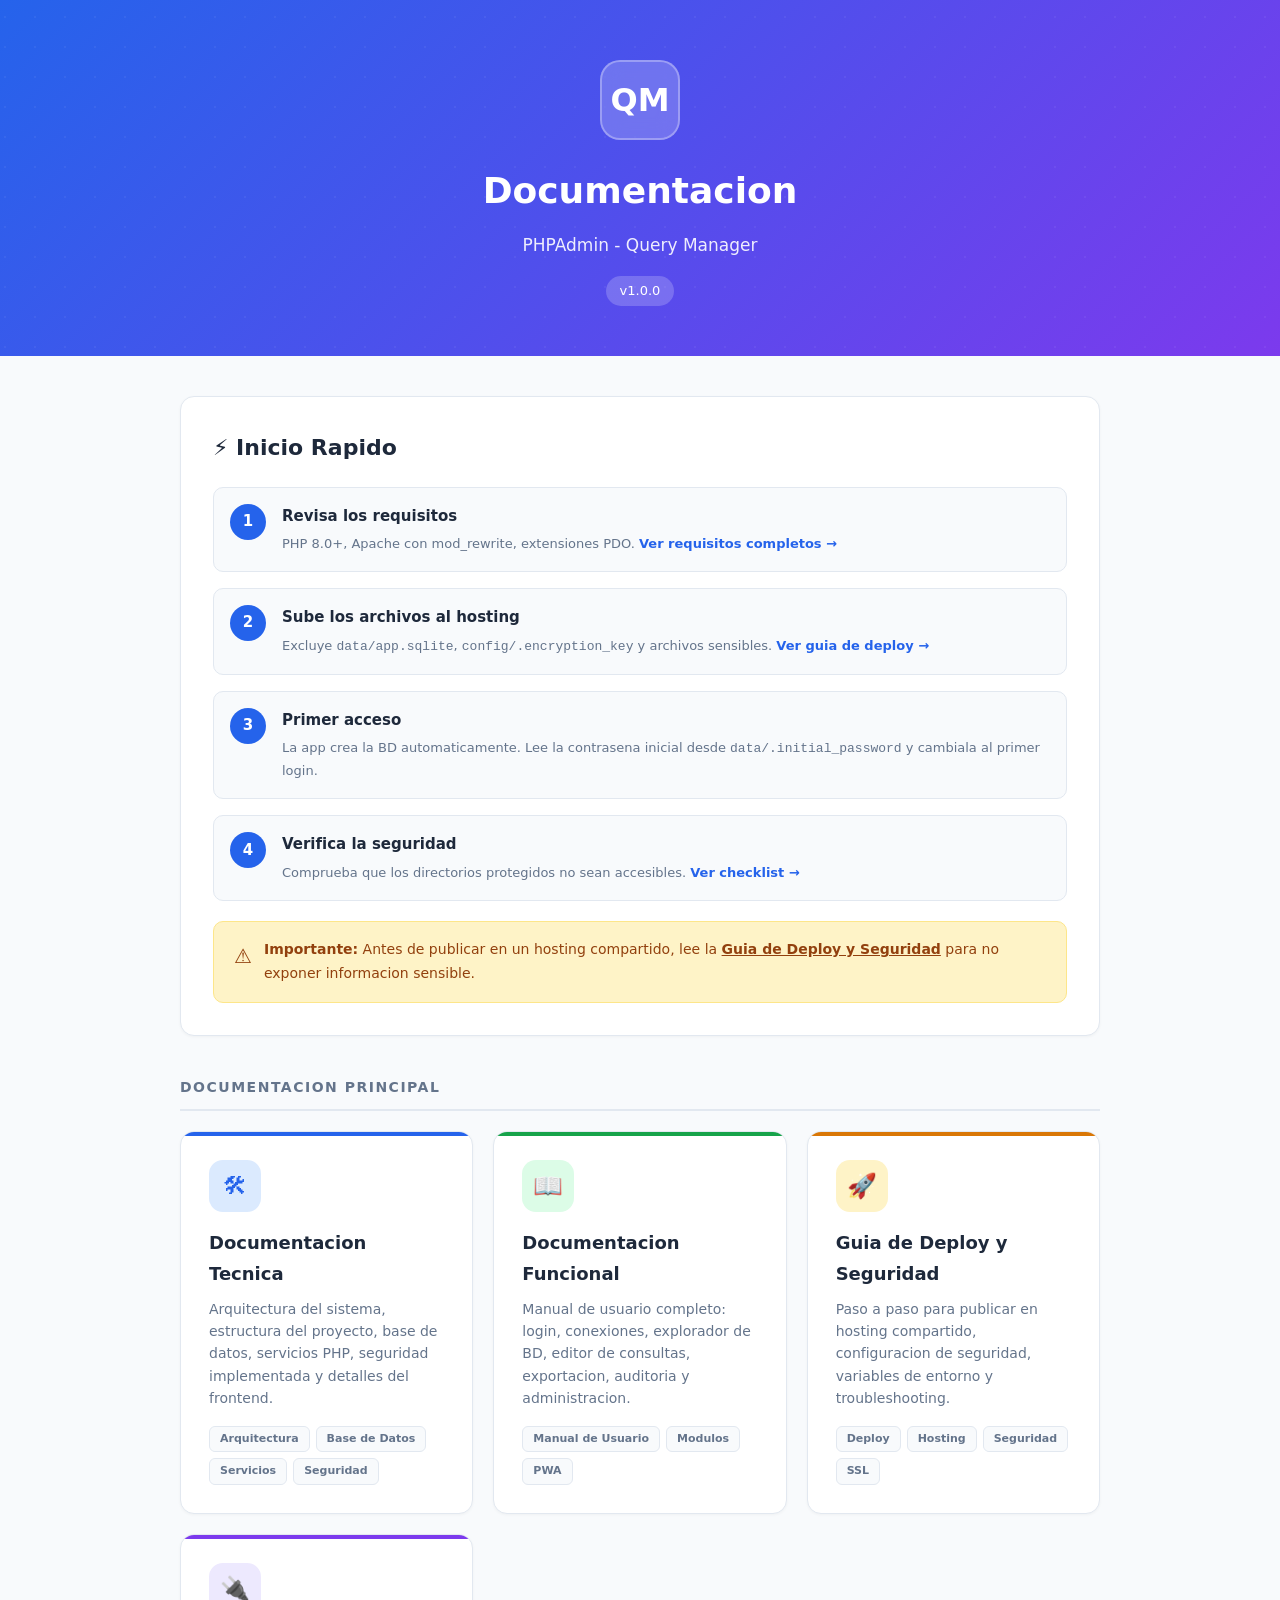
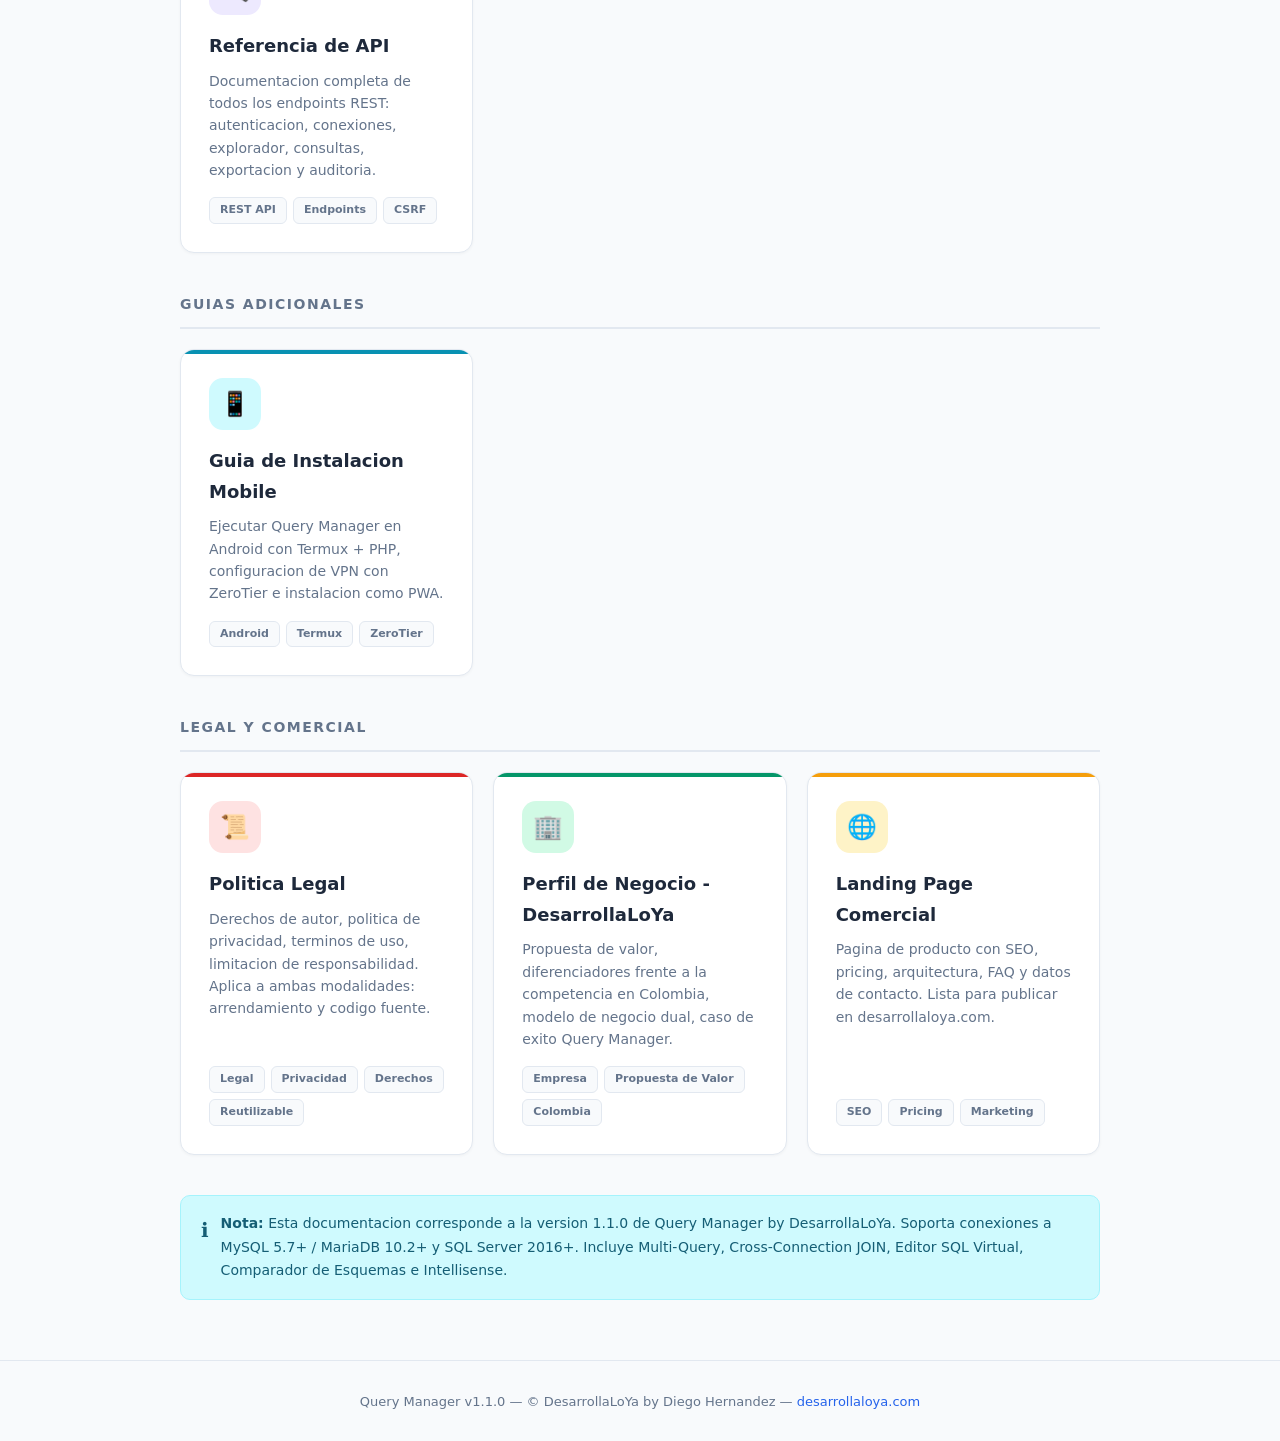
<file: docs/index.html>
<!DOCTYPE html>
<html lang="es">
<head>
    <meta charset="UTF-8">
    <meta name="viewport" content="width=device-width, initial-scale=1.0">
    <title>PHPAdmin Query Manager - Documentación</title>
    <style>
        :root {
            --primary: #2563eb;
            --primary-dark: #1d4ed8;
            --primary-light: #dbeafe;
            --bg: #f8fafc;
            --bg-card: #ffffff;
            --text: #1e293b;
            --text-light: #64748b;
            --border: #e2e8f0;
            --success: #16a34a;
            --success-bg: #dcfce7;
            --warning: #d97706;
            --warning-bg: #fef3c7;
            --info: #0891b2;
            --info-bg: #cffafe;
            --accent: #7c3aed;
            --accent-bg: #ede9fe;
        }

        * { margin: 0; padding: 0; box-sizing: border-box; }

        body {
            font-family: 'Segoe UI', system-ui, -apple-system, sans-serif;
            background: var(--bg);
            color: var(--text);
            line-height: 1.7;
            font-size: 15px;
        }

        .hero {
            background: linear-gradient(135deg, var(--primary) 0%, #7c3aed 100%);
            color: white;
            padding: 60px 20px 50px;
            text-align: center;
            position: relative;
            overflow: hidden;
        }
        .hero::before {
            content: '';
            position: absolute;
            top: -50%; left: -50%;
            width: 200%; height: 200%;
            background: radial-gradient(circle, rgba(255,255,255,0.05) 1px, transparent 1px);
            background-size: 30px 30px;
        }
        .hero-logo {
            width: 80px; height: 80px;
            background: rgba(255,255,255,0.2);
            border-radius: 20px;
            display: flex; align-items: center; justify-content: center;
            font-size: 32px; font-weight: 800;
            margin: 0 auto 20px;
            backdrop-filter: blur(10px);
            border: 2px solid rgba(255,255,255,0.3);
            position: relative;
        }
        .hero h1 { font-size: 36px; font-weight: 700; margin-bottom: 10px; position: relative; }
        .hero p { font-size: 17px; opacity: 0.9; position: relative; max-width: 550px; margin: 0 auto; }
        .hero .version {
            display: inline-block;
            background: rgba(255,255,255,0.2);
            padding: 4px 14px;
            border-radius: 20px;
            font-size: 13px;
            margin-top: 16px;
            position: relative;
        }

        .container {
            max-width: 960px;
            margin: 0 auto;
            padding: 40px 20px 60px;
        }

        .section-title {
            font-size: 14px;
            font-weight: 700;
            text-transform: uppercase;
            letter-spacing: 1.5px;
            color: var(--text-light);
            margin-bottom: 20px;
            padding-bottom: 10px;
            border-bottom: 2px solid var(--border);
        }

        .docs-grid {
            display: grid;
            grid-template-columns: repeat(auto-fill, minmax(280px, 1fr));
            gap: 20px;
            margin-bottom: 40px;
        }

        .doc-card {
            background: var(--bg-card);
            border-radius: 14px;
            border: 1px solid var(--border);
            padding: 28px;
            text-decoration: none;
            color: inherit;
            transition: all 0.2s ease;
            display: flex;
            flex-direction: column;
            box-shadow: 0 1px 3px rgba(0,0,0,0.04);
            position: relative;
            overflow: hidden;
        }
        .doc-card:hover {
            transform: translateY(-3px);
            box-shadow: 0 8px 25px rgba(0,0,0,0.1);
            border-color: var(--primary);
        }
        .doc-card::before {
            content: '';
            position: absolute;
            top: 0; left: 0; right: 0;
            height: 4px;
        }
        .doc-card.technical::before { background: var(--primary); }
        .doc-card.functional::before { background: var(--success); }
        .doc-card.deploy::before { background: var(--warning); }
        .doc-card.api::before { background: var(--accent); }
        .doc-card.install::before { background: var(--info); }

        .doc-card-icon {
            width: 52px; height: 52px;
            border-radius: 14px;
            display: flex; align-items: center; justify-content: center;
            font-size: 24px;
            margin-bottom: 16px;
            flex-shrink: 0;
        }
        .doc-card.technical .doc-card-icon { background: var(--primary-light); color: var(--primary); }
        .doc-card.functional .doc-card-icon { background: var(--success-bg); color: var(--success); }
        .doc-card.deploy .doc-card-icon { background: var(--warning-bg); color: var(--warning); }
        .doc-card.api .doc-card-icon { background: var(--accent-bg); color: var(--accent); }
        .doc-card.install .doc-card-icon { background: var(--info-bg); color: var(--info); }
        .doc-card.legal::before { background: #dc2626; }
        .doc-card.legal .doc-card-icon { background: #fee2e2; color: #dc2626; }
        .doc-card.business::before { background: #059669; }
        .doc-card.business .doc-card-icon { background: #d1fae5; color: #059669; }
        .doc-card.landing::before { background: #f59e0b; }
        .doc-card.landing .doc-card-icon { background: #fef3c7; color: #f59e0b; }

        .doc-card h3 {
            font-size: 18px;
            font-weight: 700;
            margin-bottom: 8px;
        }
        .doc-card p {
            font-size: 14px;
            color: var(--text-light);
            line-height: 1.6;
            flex-grow: 1;
        }
        .doc-card .doc-tags {
            margin-top: 16px;
            display: flex;
            flex-wrap: wrap;
            gap: 6px;
        }
        .doc-tag {
            display: inline-block;
            padding: 3px 10px;
            border-radius: 6px;
            font-size: 11px;
            font-weight: 600;
            background: var(--bg);
            color: var(--text-light);
            border: 1px solid var(--border);
        }

        .quick-start {
            background: var(--bg-card);
            border-radius: 14px;
            border: 1px solid var(--border);
            padding: 32px;
            margin-bottom: 40px;
            box-shadow: 0 1px 3px rgba(0,0,0,0.04);
        }
        .quick-start h2 {
            font-size: 22px;
            margin-bottom: 20px;
            display: flex;
            align-items: center;
            gap: 10px;
        }
        .quick-start-steps {
            display: flex;
            flex-direction: column;
            gap: 16px;
        }
        .qs-step {
            display: flex;
            align-items: flex-start;
            gap: 16px;
            padding: 16px;
            background: var(--bg);
            border-radius: 10px;
            border: 1px solid var(--border);
        }
        .qs-step-num {
            width: 36px; height: 36px;
            background: var(--primary);
            color: white;
            border-radius: 50%;
            display: flex; align-items: center; justify-content: center;
            font-weight: 700;
            font-size: 15px;
            flex-shrink: 0;
        }
        .qs-step-content h4 {
            font-size: 15px;
            margin-bottom: 4px;
        }
        .qs-step-content p {
            font-size: 13px;
            color: var(--text-light);
            margin: 0;
        }
        .qs-step-content a {
            color: var(--primary);
            font-weight: 600;
            text-decoration: none;
        }
        .qs-step-content a:hover { text-decoration: underline; }

        .info-box {
            display: flex;
            align-items: flex-start;
            gap: 12px;
            padding: 16px 20px;
            border-radius: 10px;
            margin-top: 20px;
            font-size: 14px;
        }
        .info-box.warning {
            background: var(--warning-bg);
            border: 1px solid #fde68a;
            color: #92400e;
        }
        .info-box.info {
            background: var(--info-bg);
            border: 1px solid #a5f3fc;
            color: #155e75;
        }
        .info-box-icon { font-size: 20px; flex-shrink: 0; margin-top: 1px; }

        .footer {
            text-align: center;
            padding: 30px 20px;
            color: var(--text-light);
            font-size: 13px;
            border-top: 1px solid var(--border);
        }
        .footer a { color: var(--primary); text-decoration: none; }

        @media (max-width: 640px) {
            .hero { padding: 40px 16px 30px; }
            .hero h1 { font-size: 26px; }
            .container { padding: 24px 16px 40px; }
            .docs-grid { grid-template-columns: 1fr; }
        }
    </style>
</head>
<body>

    <div class="hero">
        <div class="hero-logo">QM</div>
        <h1>Documentacion</h1>
        <p>PHPAdmin - Query Manager</p>
        <div class="version">v1.0.0</div>
    </div>

    <div class="container">

        <!-- Quick Start -->
        <div class="quick-start">
            <h2>&#9889; Inicio Rapido</h2>
            <div class="quick-start-steps">
                <div class="qs-step">
                    <div class="qs-step-num">1</div>
                    <div class="qs-step-content">
                        <h4>Revisa los requisitos</h4>
                        <p>PHP 8.0+, Apache con mod_rewrite, extensiones PDO. <a href="guia-deploy-seguridad.html">Ver requisitos completos &rarr;</a></p>
                    </div>
                </div>
                <div class="qs-step">
                    <div class="qs-step-num">2</div>
                    <div class="qs-step-content">
                        <h4>Sube los archivos al hosting</h4>
                        <p>Excluye <code>data/app.sqlite</code>, <code>config/.encryption_key</code> y archivos sensibles. <a href="guia-deploy-seguridad.html">Ver guia de deploy &rarr;</a></p>
                    </div>
                </div>
                <div class="qs-step">
                    <div class="qs-step-num">3</div>
                    <div class="qs-step-content">
                        <h4>Primer acceso</h4>
                        <p>La app crea la BD automaticamente. Lee la contrasena inicial desde <code>data/.initial_password</code> y cambiala al primer login.</p>
                    </div>
                </div>
                <div class="qs-step">
                    <div class="qs-step-num">4</div>
                    <div class="qs-step-content">
                        <h4>Verifica la seguridad</h4>
                        <p>Comprueba que los directorios protegidos no sean accesibles. <a href="guia-deploy-seguridad.html">Ver checklist &rarr;</a></p>
                    </div>
                </div>
            </div>

            <div class="info-box warning">
                <span class="info-box-icon">&#9888;</span>
                <div><strong>Importante:</strong> Antes de publicar en un hosting compartido, lee la <a href="guia-deploy-seguridad.html" style="color:#92400e;font-weight:700;">Guia de Deploy y Seguridad</a> para no exponer informacion sensible.</div>
            </div>
        </div>

        <!-- Documentation Cards -->
        <div class="section-title">Documentacion Principal</div>
        <div class="docs-grid">

            <a href="doc-tecnica.html" class="doc-card technical">
                <div class="doc-card-icon">&#128736;</div>
                <h3>Documentacion Tecnica</h3>
                <p>Arquitectura del sistema, estructura del proyecto, base de datos, servicios PHP, seguridad implementada y detalles del frontend.</p>
                <div class="doc-tags">
                    <span class="doc-tag">Arquitectura</span>
                    <span class="doc-tag">Base de Datos</span>
                    <span class="doc-tag">Servicios</span>
                    <span class="doc-tag">Seguridad</span>
                </div>
            </a>

            <a href="doc-funcional.html" class="doc-card functional">
                <div class="doc-card-icon">&#128214;</div>
                <h3>Documentacion Funcional</h3>
                <p>Manual de usuario completo: login, conexiones, explorador de BD, editor de consultas, exportacion, auditoria y administracion.</p>
                <div class="doc-tags">
                    <span class="doc-tag">Manual de Usuario</span>
                    <span class="doc-tag">Modulos</span>
                    <span class="doc-tag">PWA</span>
                </div>
            </a>

            <a href="guia-deploy-seguridad.html" class="doc-card deploy">
                <div class="doc-card-icon">&#128640;</div>
                <h3>Guia de Deploy y Seguridad</h3>
                <p>Paso a paso para publicar en hosting compartido, configuracion de seguridad, variables de entorno y troubleshooting.</p>
                <div class="doc-tags">
                    <span class="doc-tag">Deploy</span>
                    <span class="doc-tag">Hosting</span>
                    <span class="doc-tag">Seguridad</span>
                    <span class="doc-tag">SSL</span>
                </div>
            </a>

            <a href="api-referencia.html" class="doc-card api">
                <div class="doc-card-icon">&#128268;</div>
                <h3>Referencia de API</h3>
                <p>Documentacion completa de todos los endpoints REST: autenticacion, conexiones, explorador, consultas, exportacion y auditoria.</p>
                <div class="doc-tags">
                    <span class="doc-tag">REST API</span>
                    <span class="doc-tag">Endpoints</span>
                    <span class="doc-tag">CSRF</span>
                </div>
            </a>

        </div>

        <!-- Additional Docs -->
        <div class="section-title">Guias Adicionales</div>
        <div class="docs-grid">

            <a href="guia-instalacion.html" class="doc-card install">
                <div class="doc-card-icon">&#128241;</div>
                <h3>Guia de Instalacion Mobile</h3>
                <p>Ejecutar Query Manager en Android con Termux + PHP, configuracion de VPN con ZeroTier e instalacion como PWA.</p>
                <div class="doc-tags">
                    <span class="doc-tag">Android</span>
                    <span class="doc-tag">Termux</span>
                    <span class="doc-tag">ZeroTier</span>
                </div>
            </a>

        </div>

        <!-- Legal & Comercial -->
        <div class="section-title">Legal y Comercial</div>
        <div class="docs-grid">

            <a href="politica-legal.html" class="doc-card legal">
                <div class="doc-card-icon">&#128220;</div>
                <h3>Politica Legal</h3>
                <p>Derechos de autor, politica de privacidad, terminos de uso, limitacion de responsabilidad. Aplica a ambas modalidades: arrendamiento y codigo fuente.</p>
                <div class="doc-tags">
                    <span class="doc-tag">Legal</span>
                    <span class="doc-tag">Privacidad</span>
                    <span class="doc-tag">Derechos</span>
                    <span class="doc-tag">Reutilizable</span>
                </div>
            </a>

            <a href="perfil-negocio-desarrollaloya.html" class="doc-card business">
                <div class="doc-card-icon">&#127970;</div>
                <h3>Perfil de Negocio - DesarrollaLoYa</h3>
                <p>Propuesta de valor, diferenciadores frente a la competencia en Colombia, modelo de negocio dual, caso de exito Query Manager.</p>
                <div class="doc-tags">
                    <span class="doc-tag">Empresa</span>
                    <span class="doc-tag">Propuesta de Valor</span>
                    <span class="doc-tag">Colombia</span>
                </div>
            </a>

            <a href="landing-comercial.html" class="doc-card landing">
                <div class="doc-card-icon">&#127760;</div>
                <h3>Landing Page Comercial</h3>
                <p>Pagina de producto con SEO, pricing, arquitectura, FAQ y datos de contacto. Lista para publicar en desarrollaloya.com.</p>
                <div class="doc-tags">
                    <span class="doc-tag">SEO</span>
                    <span class="doc-tag">Pricing</span>
                    <span class="doc-tag">Marketing</span>
                </div>
            </a>

        </div>

        <!-- Info -->
        <div class="info-box info">
            <span class="info-box-icon">&#8505;</span>
            <div>
                <strong>Nota:</strong> Esta documentacion corresponde a la version 1.1.0 de Query Manager by DesarrollaLoYa.
                Soporta conexiones a MySQL 5.7+ / MariaDB 10.2+ y SQL Server 2016+.
                Incluye Multi-Query, Cross-Connection JOIN, Editor SQL Virtual, Comparador de Esquemas e Intellisense.
            </div>
        </div>

    </div>

    <div class="footer">
        Query Manager v1.1.0 &mdash; &copy; <?php echo date('Y'); ?> DesarrollaLoYa by Diego Hernandez &mdash; <a href="https://desarrollaloya.com" style="color:var(--primary);">desarrollaloya.com</a>
    </div>

</body>
</html>
</file>
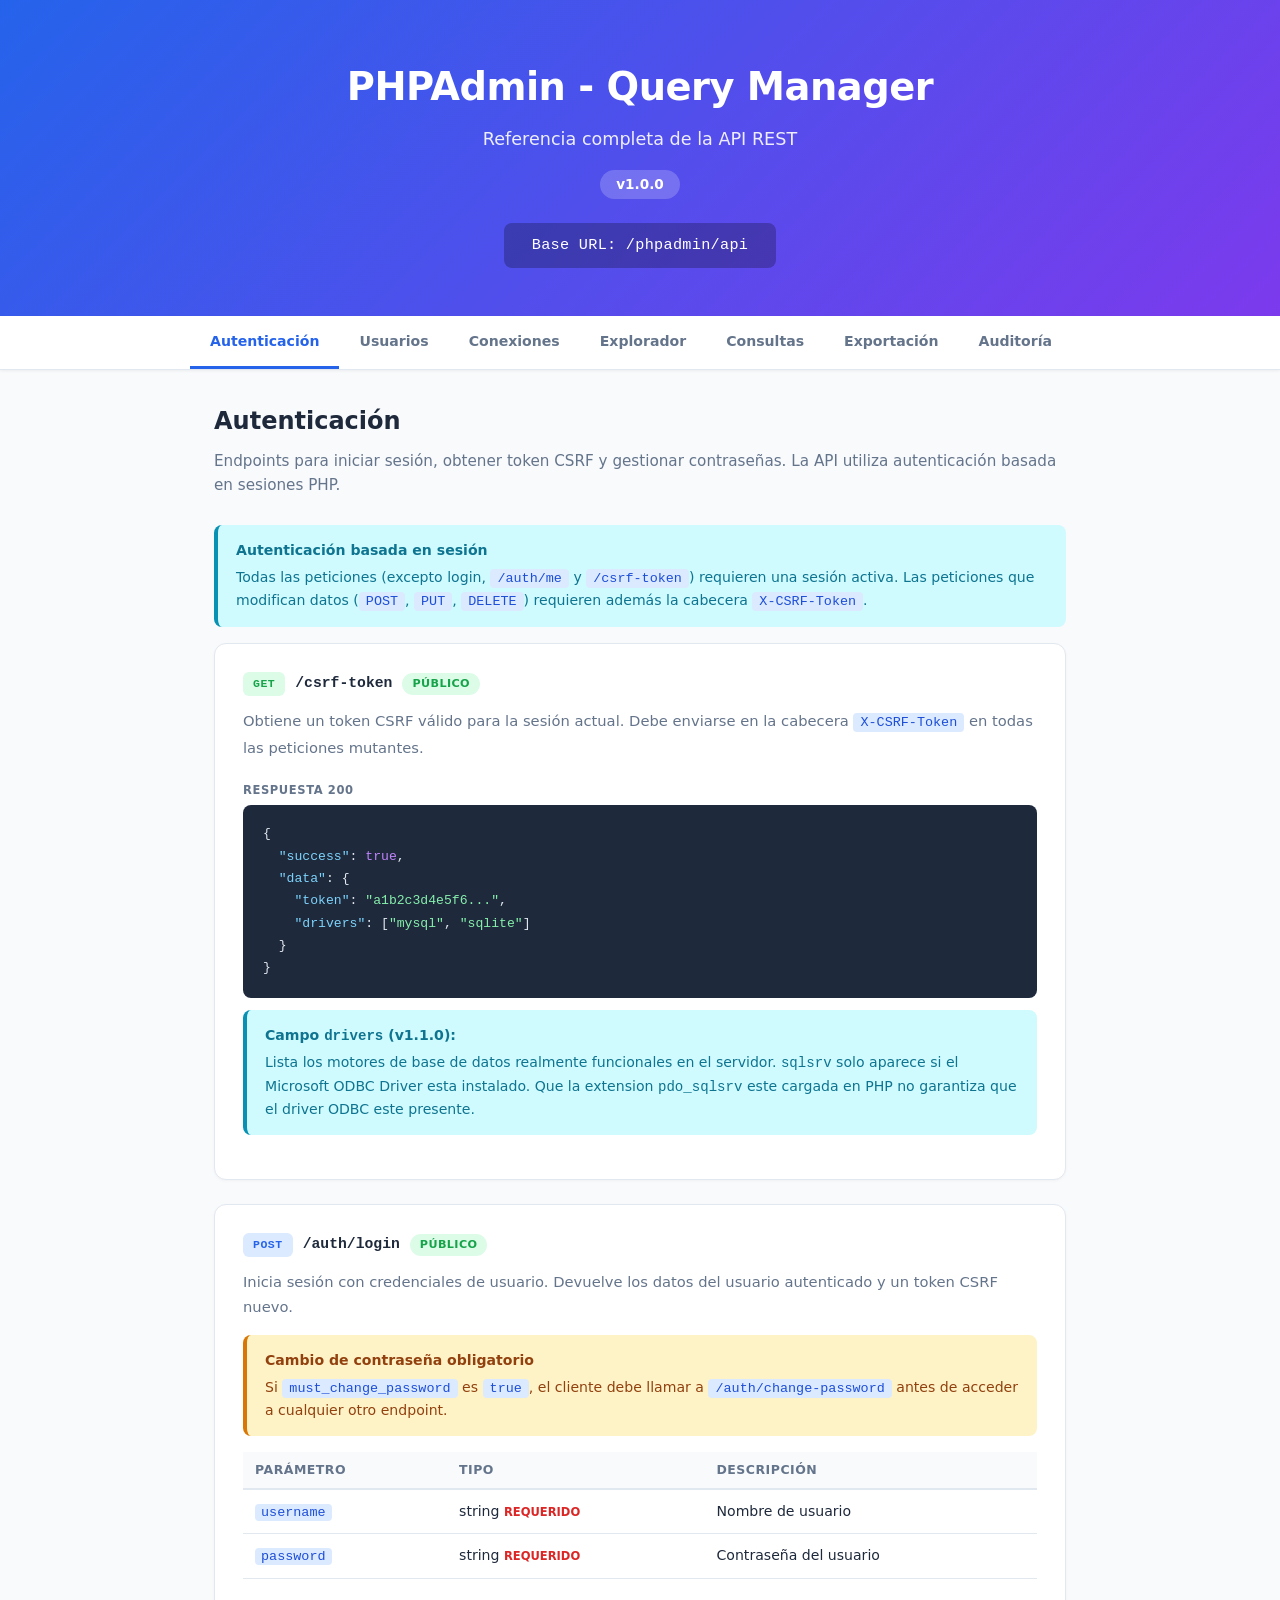
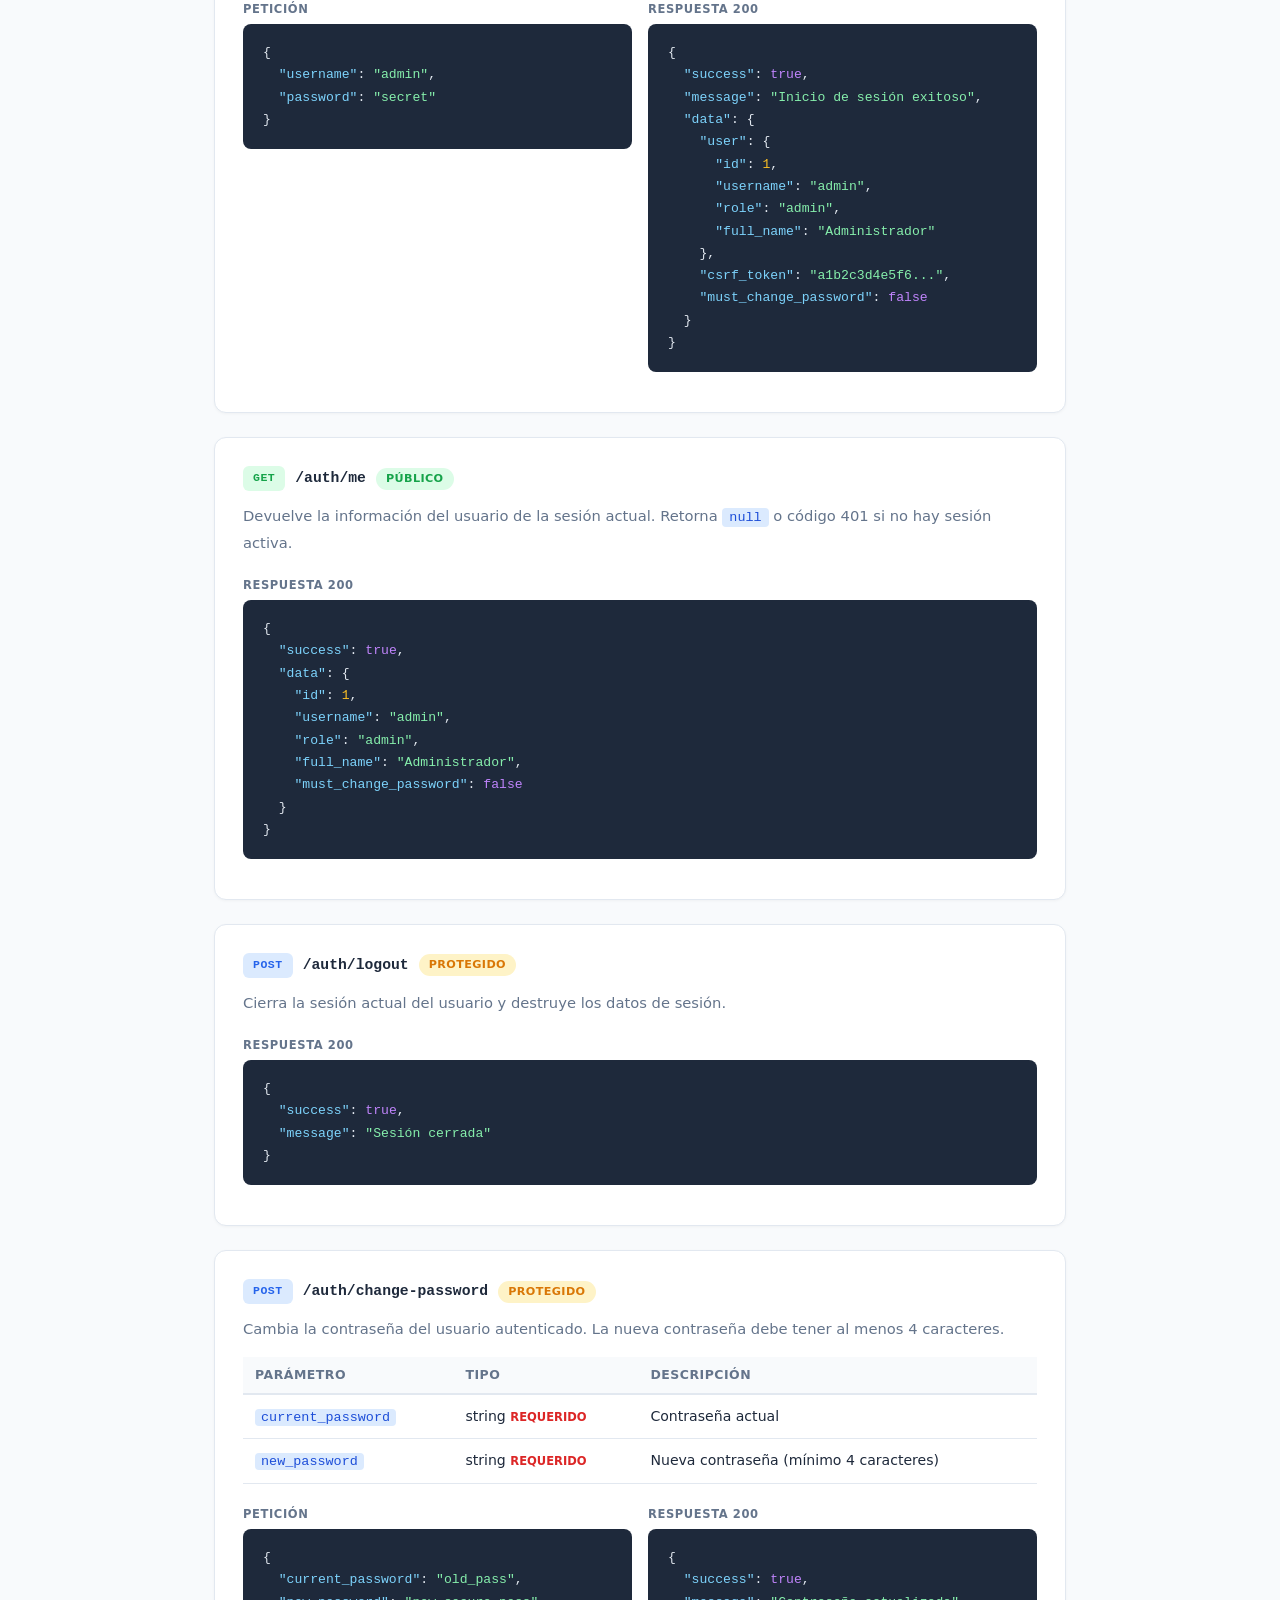
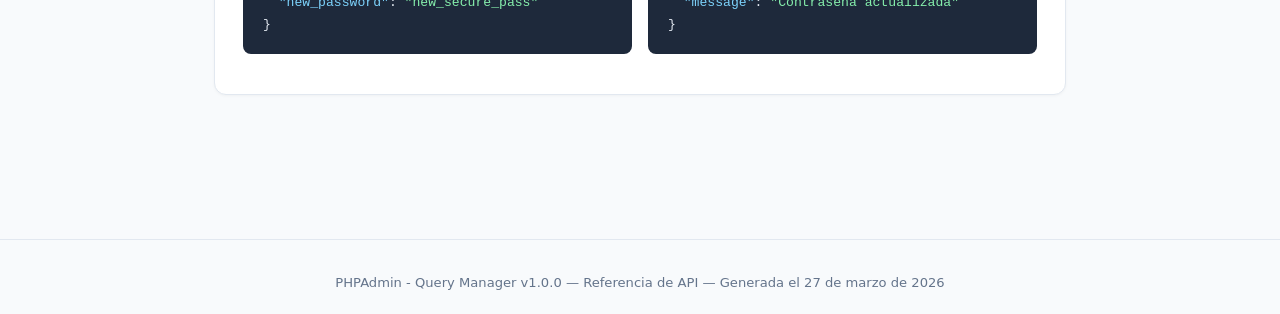
<file: docs/api-referencia.html>
<!DOCTYPE html>
<html lang="es">
<head>
    <meta charset="UTF-8">
    <meta name="viewport" content="width=device-width, initial-scale=1.0">
    <title>API Reference - PHPAdmin Query Manager v1.0.0</title>
    <style>
        :root {
            --primary: #2563eb;
            --primary-dark: #1d4ed8;
            --primary-light: #dbeafe;
            --bg: #f8fafc;
            --bg-card: #ffffff;
            --bg-code: #1e293b;
            --text: #1e293b;
            --text-light: #64748b;
            --text-code: #e2e8f0;
            --border: #e2e8f0;
            --success: #16a34a;
            --success-bg: #dcfce7;
            --warning: #d97706;
            --warning-bg: #fef3c7;
            --danger: #dc2626;
            --danger-bg: #fee2e2;
            --info: #0891b2;
            --info-bg: #cffafe;
        }

        * {
            margin: 0;
            padding: 0;
            box-sizing: border-box;
        }

        body {
            font-family: 'Segoe UI', system-ui, -apple-system, sans-serif;
            background: var(--bg);
            color: var(--text);
            line-height: 1.6;
        }

        /* ── Hero Header ── */
        .hero {
            background: linear-gradient(135deg, #2563eb, #7c3aed);
            color: #fff;
            padding: 56px 24px 48px;
            text-align: center;
        }
        .hero h1 {
            font-size: 2.4rem;
            font-weight: 700;
            letter-spacing: -0.5px;
        }
        .hero .subtitle {
            font-size: 1.1rem;
            opacity: 0.9;
            margin-top: 8px;
        }
        .hero .version-badge {
            display: inline-block;
            margin-top: 16px;
            padding: 4px 16px;
            border-radius: 20px;
            background: rgba(255,255,255,0.2);
            font-size: 0.85rem;
            font-weight: 600;
        }
        .hero .base-url-box {
            display: inline-block;
            margin-top: 20px;
            background: rgba(0,0,0,0.25);
            padding: 10px 28px;
            border-radius: 8px;
            font-family: 'Cascadia Code', 'Fira Code', 'Consolas', monospace;
            font-size: 0.95rem;
            letter-spacing: 0.3px;
        }

        /* ── Sticky Nav ── */
        .nav-bar {
            position: sticky;
            top: 0;
            z-index: 100;
            background: var(--bg-card);
            border-bottom: 1px solid var(--border);
            box-shadow: 0 1px 3px rgba(0,0,0,0.06);
        }
        .nav-inner {
            max-width: 900px;
            margin: 0 auto;
            display: flex;
            overflow-x: auto;
            -webkit-overflow-scrolling: touch;
            scrollbar-width: none;
        }
        .nav-inner::-webkit-scrollbar { display: none; }
        .nav-tab {
            flex-shrink: 0;
            padding: 14px 20px;
            font-size: 0.88rem;
            font-weight: 600;
            color: var(--text-light);
            cursor: pointer;
            border-bottom: 3px solid transparent;
            transition: color 0.2s, border-color 0.2s;
            user-select: none;
            white-space: nowrap;
        }
        .nav-tab:hover { color: var(--primary); }
        .nav-tab.active {
            color: var(--primary);
            border-bottom-color: var(--primary);
        }

        /* ── Container ── */
        .container {
            max-width: 900px;
            margin: 0 auto;
            padding: 32px 24px 80px;
        }

        /* ── Sections ── */
        .section { display: none; }
        .section.active { display: block; }

        /* ── Cards ── */
        .card {
            background: var(--bg-card);
            border: 1px solid var(--border);
            border-radius: 12px;
            padding: 28px;
            margin-bottom: 24px;
            box-shadow: 0 1px 3px rgba(0,0,0,0.04);
        }
        .card h3 {
            font-size: 1.05rem;
            margin-bottom: 12px;
            display: flex;
            align-items: center;
            gap: 10px;
            flex-wrap: wrap;
        }

        /* ── Method badges ── */
        .badge {
            display: inline-block;
            padding: 3px 10px;
            border-radius: 6px;
            font-size: 0.72rem;
            font-weight: 700;
            text-transform: uppercase;
            letter-spacing: 0.5px;
            font-family: 'Cascadia Code', 'Fira Code', 'Consolas', monospace;
            vertical-align: middle;
        }
        .badge-get    { background: var(--success-bg); color: var(--success); }
        .badge-post   { background: var(--primary-light); color: var(--primary); }
        .badge-put    { background: var(--warning-bg); color: var(--warning); }
        .badge-delete { background: var(--danger-bg); color: var(--danger); }

        .endpoint-path {
            font-family: 'Cascadia Code', 'Fira Code', 'Consolas', monospace;
            font-size: 0.92rem;
            color: var(--text);
            word-break: break-all;
        }

        .tag {
            display: inline-block;
            padding: 2px 10px;
            border-radius: 20px;
            font-size: 0.7rem;
            font-weight: 600;
            text-transform: uppercase;
            letter-spacing: 0.4px;
        }
        .tag-public   { background: var(--success-bg); color: var(--success); }
        .tag-protected{ background: var(--warning-bg); color: var(--warning); }
        .tag-admin    { background: var(--danger-bg); color: var(--danger); }

        .desc {
            color: var(--text-light);
            font-size: 0.92rem;
            margin-bottom: 16px;
            line-height: 1.7;
        }

        /* ── Tables ── */
        .params-table {
            width: 100%;
            border-collapse: collapse;
            font-size: 0.88rem;
            margin-bottom: 16px;
        }
        .params-table th {
            text-align: left;
            padding: 8px 12px;
            background: var(--bg);
            color: var(--text-light);
            font-weight: 600;
            font-size: 0.78rem;
            text-transform: uppercase;
            letter-spacing: 0.5px;
            border-bottom: 2px solid var(--border);
        }
        .params-table td {
            padding: 10px 12px;
            border-bottom: 1px solid var(--border);
            vertical-align: top;
        }
        .params-table code {
            font-family: 'Cascadia Code', 'Fira Code', 'Consolas', monospace;
            font-size: 0.84rem;
            color: var(--primary-dark);
            background: var(--primary-light);
            padding: 1px 6px;
            border-radius: 4px;
        }
        .required {
            color: var(--danger);
            font-size: 0.72rem;
            font-weight: 700;
            text-transform: uppercase;
        }
        .optional {
            color: var(--text-light);
            font-size: 0.72rem;
            font-weight: 600;
        }

        /* ── Code blocks ── */
        .code-panel {
            margin-bottom: 12px;
        }
        .code-label {
            display: inline-block;
            font-size: 0.72rem;
            font-weight: 700;
            text-transform: uppercase;
            letter-spacing: 0.6px;
            color: var(--text-light);
            margin-bottom: 6px;
        }
        pre {
            background: var(--bg-code);
            color: var(--text-code);
            padding: 18px 20px;
            border-radius: 8px;
            overflow-x: auto;
            font-family: 'Cascadia Code', 'Fira Code', 'Consolas', monospace;
            font-size: 0.82rem;
            line-height: 1.7;
            scrollbar-width: thin;
        }
        pre .key   { color: #7dd3fc; }
        pre .str   { color: #86efac; }
        pre .num   { color: #fbbf24; }
        pre .bool  { color: #c084fc; }
        pre .null  { color: #94a3b8; }
        pre .comment { color: #64748b; font-style: italic; }

        .code-grid {
            display: grid;
            grid-template-columns: 1fr 1fr;
            gap: 16px;
        }
        @media (max-width: 700px) {
            .code-grid { grid-template-columns: 1fr; }
        }

        /* ── Info / Warning boxes ── */
        .callout {
            padding: 14px 18px;
            border-radius: 8px;
            font-size: 0.88rem;
            margin-bottom: 16px;
            border-left: 4px solid;
        }
        .callout-info    { background: var(--info-bg);    border-color: var(--info);    color: #0e7490; }
        .callout-warning { background: var(--warning-bg); border-color: var(--warning); color: #92400e; }
        .callout-danger  { background: var(--danger-bg);  border-color: var(--danger);  color: #991b1b; }
        .callout-success { background: var(--success-bg); border-color: var(--success); color: #166534; }
        .callout strong { display: block; margin-bottom: 4px; }

        /* ── Divider ── */
        hr.sep {
            border: none;
            border-top: 1px solid var(--border);
            margin: 28px 0;
        }

        /* ── Section headings ── */
        .section-title {
            font-size: 1.5rem;
            font-weight: 700;
            margin-bottom: 8px;
            color: var(--text);
        }
        .section-desc {
            color: var(--text-light);
            margin-bottom: 28px;
            font-size: 0.95rem;
        }

        /* ── Misc ── */
        .inline-code {
            font-family: 'Cascadia Code', 'Fira Code', 'Consolas', monospace;
            font-size: 0.84rem;
            background: var(--primary-light);
            color: var(--primary-dark);
            padding: 2px 7px;
            border-radius: 4px;
        }
        .header-row {
            display: flex;
            align-items: center;
            gap: 8px;
            flex-wrap: wrap;
        }
        ul.field-list {
            padding-left: 20px;
            margin-bottom: 14px;
            color: var(--text-light);
            font-size: 0.88rem;
        }
        ul.field-list li { margin-bottom: 4px; }
        ul.field-list code {
            font-family: 'Cascadia Code', 'Fira Code', 'Consolas', monospace;
            font-size: 0.82rem;
            background: var(--primary-light);
            color: var(--primary-dark);
            padding: 1px 5px;
            border-radius: 4px;
        }

        .error-table {
            width: 100%;
            border-collapse: collapse;
            font-size: 0.88rem;
        }
        .error-table th {
            text-align: left;
            padding: 10px 14px;
            background: var(--bg);
            color: var(--text-light);
            font-weight: 600;
            font-size: 0.78rem;
            text-transform: uppercase;
            letter-spacing: 0.5px;
        }
        .error-table td {
            padding: 10px 14px;
            border-bottom: 1px solid var(--border);
        }
        .error-code {
            font-family: 'Cascadia Code', 'Fira Code', 'Consolas', monospace;
            font-weight: 700;
        }

        .footer {
            text-align: center;
            padding: 32px 24px;
            color: var(--text-light);
            font-size: 0.82rem;
            border-top: 1px solid var(--border);
            margin-top: 40px;
        }
    </style>
</head>
<body>

<!-- ════════════════ HERO ════════════════ -->
<header class="hero">
    <h1>PHPAdmin - Query Manager</h1>
    <p class="subtitle">Referencia completa de la API REST</p>
    <span class="version-badge">v1.0.0</span>
    <div style="margin-top:4px;">
        <div class="base-url-box">Base URL: /phpadmin/api</div>
    </div>
</header>

<!-- ════════════════ NAV ════════════════ -->
<nav class="nav-bar">
    <div class="nav-inner">
        <div class="nav-tab active" data-tab="auth">Autenticaci&oacute;n</div>
        <div class="nav-tab" data-tab="users">Usuarios</div>
        <div class="nav-tab" data-tab="connections">Conexiones</div>
        <div class="nav-tab" data-tab="browser">Explorador</div>
        <div class="nav-tab" data-tab="query">Consultas</div>
        <div class="nav-tab" data-tab="export">Exportaci&oacute;n</div>
        <div class="nav-tab" data-tab="audit">Auditor&iacute;a</div>
        <div class="nav-tab" data-tab="errors">Errores</div>
        <div class="nav-tab" data-tab="multiquery">Multi-Query &amp; Cross-Join</div>
        <div class="nav-tab" data-tab="schemacompare">Comparar Esquemas</div>
    </div>
</nav>

<!-- ════════════════ CONTENT ════════════════ -->
<div class="container">

<!-- ──────────────────────────────────────── -->
<!--  TAB: AUTENTICACION                      -->
<!-- ──────────────────────────────────────── -->
<div id="tab-auth" class="section active">
    <h2 class="section-title">Autenticaci&oacute;n</h2>
    <p class="section-desc">Endpoints para iniciar sesi&oacute;n, obtener token CSRF y gestionar contrase&ntilde;as. La API utiliza autenticaci&oacute;n basada en sesiones PHP.</p>

    <div class="callout callout-info">
        <strong>Autenticaci&oacute;n basada en sesi&oacute;n</strong>
        Todas las peticiones (excepto login, <span class="inline-code">/auth/me</span> y <span class="inline-code">/csrf-token</span>) requieren una sesi&oacute;n activa. Las peticiones que modifican datos (<span class="inline-code">POST</span>, <span class="inline-code">PUT</span>, <span class="inline-code">DELETE</span>) requieren adem&aacute;s la cabecera <span class="inline-code">X-CSRF-Token</span>.
    </div>

    <!-- GET /csrf-token -->
    <div class="card">
        <h3>
            <span class="badge badge-get">GET</span>
            <span class="endpoint-path">/csrf-token</span>
            <span class="tag tag-public">P&uacute;blico</span>
        </h3>
        <p class="desc">Obtiene un token CSRF v&aacute;lido para la sesi&oacute;n actual. Debe enviarse en la cabecera <span class="inline-code">X-CSRF-Token</span> en todas las peticiones mutantes.</p>
        <div class="code-panel">
            <span class="code-label">Respuesta 200</span>
<pre>{
  <span class="key">"success"</span>: <span class="bool">true</span>,
  <span class="key">"data"</span>: {
    <span class="key">"token"</span>: <span class="str">"a1b2c3d4e5f6..."</span>,
    <span class="key">"drivers"</span>: [<span class="str">"mysql"</span>, <span class="str">"sqlite"</span>]
  }
}</pre>
        </div>
        <div class="callout callout-info">
            <strong>Campo <code>drivers</code> (v1.1.0):</strong> Lista los motores de base de datos realmente funcionales en el servidor. <code>sqlsrv</code> solo aparece si el Microsoft ODBC Driver esta instalado. Que la extension <code>pdo_sqlsrv</code> este cargada en PHP no garantiza que el driver ODBC este presente.
        </div>
    </div>

    <!-- POST /auth/login -->
    <div class="card">
        <h3>
            <span class="badge badge-post">POST</span>
            <span class="endpoint-path">/auth/login</span>
            <span class="tag tag-public">P&uacute;blico</span>
        </h3>
        <p class="desc">Inicia sesi&oacute;n con credenciales de usuario. Devuelve los datos del usuario autenticado y un token CSRF nuevo.</p>

        <div class="callout callout-warning">
            <strong>Cambio de contrase&ntilde;a obligatorio</strong>
            Si <span class="inline-code">must_change_password</span> es <span class="inline-code">true</span>, el cliente debe llamar a <span class="inline-code">/auth/change-password</span> antes de acceder a cualquier otro endpoint.
        </div>

        <table class="params-table">
            <thead><tr><th>Par&aacute;metro</th><th>Tipo</th><th>Descripci&oacute;n</th></tr></thead>
            <tbody>
                <tr><td><code>username</code></td><td>string <span class="required">requerido</span></td><td>Nombre de usuario</td></tr>
                <tr><td><code>password</code></td><td>string <span class="required">requerido</span></td><td>Contrase&ntilde;a del usuario</td></tr>
            </tbody>
        </table>

        <div class="code-grid">
            <div class="code-panel">
                <span class="code-label">Petici&oacute;n</span>
<pre>{
  <span class="key">"username"</span>: <span class="str">"admin"</span>,
  <span class="key">"password"</span>: <span class="str">"secret"</span>
}</pre>
            </div>
            <div class="code-panel">
                <span class="code-label">Respuesta 200</span>
<pre>{
  <span class="key">"success"</span>: <span class="bool">true</span>,
  <span class="key">"message"</span>: <span class="str">"Inicio de sesi&oacute;n exitoso"</span>,
  <span class="key">"data"</span>: {
    <span class="key">"user"</span>: {
      <span class="key">"id"</span>: <span class="num">1</span>,
      <span class="key">"username"</span>: <span class="str">"admin"</span>,
      <span class="key">"role"</span>: <span class="str">"admin"</span>,
      <span class="key">"full_name"</span>: <span class="str">"Administrador"</span>
    },
    <span class="key">"csrf_token"</span>: <span class="str">"a1b2c3d4e5f6..."</span>,
    <span class="key">"must_change_password"</span>: <span class="bool">false</span>
  }
}</pre>
            </div>
        </div>
    </div>

    <!-- GET /auth/me -->
    <div class="card">
        <h3>
            <span class="badge badge-get">GET</span>
            <span class="endpoint-path">/auth/me</span>
            <span class="tag tag-public">P&uacute;blico</span>
        </h3>
        <p class="desc">Devuelve la informaci&oacute;n del usuario de la sesi&oacute;n actual. Retorna <span class="inline-code">null</span> o c&oacute;digo 401 si no hay sesi&oacute;n activa.</p>
        <div class="code-panel">
            <span class="code-label">Respuesta 200</span>
<pre>{
  <span class="key">"success"</span>: <span class="bool">true</span>,
  <span class="key">"data"</span>: {
    <span class="key">"id"</span>: <span class="num">1</span>,
    <span class="key">"username"</span>: <span class="str">"admin"</span>,
    <span class="key">"role"</span>: <span class="str">"admin"</span>,
    <span class="key">"full_name"</span>: <span class="str">"Administrador"</span>,
    <span class="key">"must_change_password"</span>: <span class="bool">false</span>
  }
}</pre>
        </div>
    </div>

    <!-- POST /auth/logout -->
    <div class="card">
        <h3>
            <span class="badge badge-post">POST</span>
            <span class="endpoint-path">/auth/logout</span>
            <span class="tag tag-protected">Protegido</span>
        </h3>
        <p class="desc">Cierra la sesi&oacute;n actual del usuario y destruye los datos de sesi&oacute;n.</p>
        <div class="code-panel">
            <span class="code-label">Respuesta 200</span>
<pre>{
  <span class="key">"success"</span>: <span class="bool">true</span>,
  <span class="key">"message"</span>: <span class="str">"Sesi&oacute;n cerrada"</span>
}</pre>
        </div>
    </div>

    <!-- POST /auth/change-password -->
    <div class="card">
        <h3>
            <span class="badge badge-post">POST</span>
            <span class="endpoint-path">/auth/change-password</span>
            <span class="tag tag-protected">Protegido</span>
        </h3>
        <p class="desc">Cambia la contrase&ntilde;a del usuario autenticado. La nueva contrase&ntilde;a debe tener al menos 4 caracteres.</p>

        <table class="params-table">
            <thead><tr><th>Par&aacute;metro</th><th>Tipo</th><th>Descripci&oacute;n</th></tr></thead>
            <tbody>
                <tr><td><code>current_password</code></td><td>string <span class="required">requerido</span></td><td>Contrase&ntilde;a actual</td></tr>
                <tr><td><code>new_password</code></td><td>string <span class="required">requerido</span></td><td>Nueva contrase&ntilde;a (m&iacute;nimo 4 caracteres)</td></tr>
            </tbody>
        </table>

        <div class="code-grid">
            <div class="code-panel">
                <span class="code-label">Petici&oacute;n</span>
<pre>{
  <span class="key">"current_password"</span>: <span class="str">"old_pass"</span>,
  <span class="key">"new_password"</span>: <span class="str">"new_secure_pass"</span>
}</pre>
            </div>
            <div class="code-panel">
                <span class="code-label">Respuesta 200</span>
<pre>{
  <span class="key">"success"</span>: <span class="bool">true</span>,
  <span class="key">"message"</span>: <span class="str">"Contrase&ntilde;a actualizada"</span>
}</pre>
            </div>
        </div>
    </div>
</div>

<!-- ──────────────────────────────────────── -->
<!--  TAB: USUARIOS                           -->
<!-- ──────────────────────────────────────── -->
<div id="tab-users" class="section">
    <h2 class="section-title">Usuarios</h2>
    <p class="section-desc">Gesti&oacute;n de usuarios del sistema. Todos los endpoints de esta secci&oacute;n requieren rol <strong>admin</strong>.</p>

    <div class="callout callout-danger">
        <strong>Solo administradores</strong>
        Todos los endpoints de usuarios requieren que el usuario autenticado tenga el rol <span class="inline-code">admin</span>. Las peticiones desde cuentas con rol <span class="inline-code">user</span> recibir&aacute;n un error 403.
    </div>

    <!-- GET /users -->
    <div class="card">
        <h3>
            <span class="badge badge-get">GET</span>
            <span class="endpoint-path">/users</span>
            <span class="tag tag-admin">Admin</span>
        </h3>
        <p class="desc">Obtiene la lista completa de usuarios registrados en el sistema.</p>
        <div class="code-panel">
            <span class="code-label">Respuesta 200</span>
<pre>{
  <span class="key">"success"</span>: <span class="bool">true</span>,
  <span class="key">"data"</span>: [
    {
      <span class="key">"id"</span>: <span class="num">1</span>,
      <span class="key">"username"</span>: <span class="str">"admin"</span>,
      <span class="key">"full_name"</span>: <span class="str">"Administrador"</span>,
      <span class="key">"role"</span>: <span class="str">"admin"</span>,
      <span class="key">"is_active"</span>: <span class="num">1</span>,
      <span class="key">"last_login"</span>: <span class="str">"2026-03-27 10:30:00"</span>,
      <span class="key">"created_at"</span>: <span class="str">"2026-01-15 08:00:00"</span>
    }
  ]
}</pre>
        </div>
    </div>

    <!-- POST /users -->
    <div class="card">
        <h3>
            <span class="badge badge-post">POST</span>
            <span class="endpoint-path">/users</span>
            <span class="tag tag-admin">Admin</span>
        </h3>
        <p class="desc">Crea un nuevo usuario en el sistema.</p>

        <table class="params-table">
            <thead><tr><th>Par&aacute;metro</th><th>Tipo</th><th>Descripci&oacute;n</th></tr></thead>
            <tbody>
                <tr><td><code>username</code></td><td>string <span class="required">requerido</span></td><td>Nombre de usuario &uacute;nico</td></tr>
                <tr><td><code>password</code></td><td>string <span class="required">requerido</span></td><td>Contrase&ntilde;a inicial</td></tr>
                <tr><td><code>full_name</code></td><td>string <span class="required">requerido</span></td><td>Nombre completo</td></tr>
                <tr><td><code>role</code></td><td>string <span class="required">requerido</span></td><td><code>admin</code> o <code>user</code></td></tr>
                <tr><td><code>is_active</code></td><td>integer <span class="optional">opcional</span></td><td><code>1</code> (activo) o <code>0</code> (inactivo). Por defecto: <code>1</code></td></tr>
            </tbody>
        </table>

        <div class="code-grid">
            <div class="code-panel">
                <span class="code-label">Petici&oacute;n</span>
<pre>{
  <span class="key">"username"</span>: <span class="str">"john"</span>,
  <span class="key">"password"</span>: <span class="str">"pass1234"</span>,
  <span class="key">"full_name"</span>: <span class="str">"John Doe"</span>,
  <span class="key">"role"</span>: <span class="str">"user"</span>,
  <span class="key">"is_active"</span>: <span class="num">1</span>
}</pre>
            </div>
            <div class="code-panel">
                <span class="code-label">Respuesta 200</span>
<pre>{
  <span class="key">"success"</span>: <span class="bool">true</span>,
  <span class="key">"data"</span>: {
    <span class="key">"id"</span>: <span class="num">2</span>
  },
  <span class="key">"message"</span>: <span class="str">"Usuario creado"</span>
}</pre>
            </div>
        </div>
    </div>

    <!-- PUT /users/{id} -->
    <div class="card">
        <h3>
            <span class="badge badge-put">PUT</span>
            <span class="endpoint-path">/users/{id}</span>
            <span class="tag tag-admin">Admin</span>
        </h3>
        <p class="desc">Actualiza los datos de un usuario existente. Solo se env&iacute;an los campos a modificar. Si el campo <span class="inline-code">password</span> est&aacute; vac&iacute;o o se omite, la contrase&ntilde;a no se modifica.</p>

        <table class="params-table">
            <thead><tr><th>Par&aacute;metro</th><th>Tipo</th><th>Descripci&oacute;n</th></tr></thead>
            <tbody>
                <tr><td><code>full_name</code></td><td>string <span class="optional">opcional</span></td><td>Nuevo nombre completo</td></tr>
                <tr><td><code>role</code></td><td>string <span class="optional">opcional</span></td><td><code>admin</code> o <code>user</code></td></tr>
                <tr><td><code>password</code></td><td>string <span class="optional">opcional</span></td><td>Nueva contrase&ntilde;a (vac&iacute;o = sin cambio)</td></tr>
                <tr><td><code>is_active</code></td><td>integer <span class="optional">opcional</span></td><td><code>1</code> o <code>0</code></td></tr>
            </tbody>
        </table>

        <div class="code-grid">
            <div class="code-panel">
                <span class="code-label">Petici&oacute;n</span>
<pre>PUT /phpadmin/api/users/2

{
  <span class="key">"full_name"</span>: <span class="str">"John Smith"</span>,
  <span class="key">"role"</span>: <span class="str">"admin"</span>
}</pre>
            </div>
            <div class="code-panel">
                <span class="code-label">Respuesta 200</span>
<pre>{
  <span class="key">"success"</span>: <span class="bool">true</span>,
  <span class="key">"message"</span>: <span class="str">"Usuario actualizado"</span>
}</pre>
            </div>
        </div>
    </div>

    <!-- DELETE /users/{id} -->
    <div class="card">
        <h3>
            <span class="badge badge-delete">DELETE</span>
            <span class="endpoint-path">/users/{id}</span>
            <span class="tag tag-admin">Admin</span>
        </h3>
        <p class="desc">Elimina un usuario del sistema. No es posible eliminar al &uacute;ltimo usuario con rol administrador.</p>

        <div class="callout callout-warning">
            <strong>Restricci&oacute;n</strong>
            No se puede eliminar el &uacute;ltimo administrador del sistema. La API devolver&aacute; un error si se intenta.
        </div>

        <div class="code-panel">
            <span class="code-label">Respuesta 200</span>
<pre>{
  <span class="key">"success"</span>: <span class="bool">true</span>,
  <span class="key">"message"</span>: <span class="str">"Usuario eliminado"</span>
}</pre>
        </div>
    </div>
</div>

<!-- ──────────────────────────────────────── -->
<!--  TAB: CONEXIONES                         -->
<!-- ──────────────────────────────────────── -->
<div id="tab-connections" class="section">
    <h2 class="section-title">Conexiones</h2>
    <p class="section-desc">Gesti&oacute;n de conexiones a bases de datos. Se soportan los drivers <span class="inline-code">mysql</span> y <span class="inline-code">sqlsrv</span> (SQL Server).</p>

    <!-- GET /connections -->
    <div class="card">
        <h3>
            <span class="badge badge-get">GET</span>
            <span class="endpoint-path">/connections</span>
            <span class="tag tag-protected">Protegido</span>
        </h3>
        <p class="desc">Devuelve todas las conexiones configuradas. El campo <span class="inline-code">password_encrypted</span> nunca se incluye en la respuesta.</p>
        <div class="code-panel">
            <span class="code-label">Respuesta 200</span>
<pre>{
  <span class="key">"success"</span>: <span class="bool">true</span>,
  <span class="key">"data"</span>: [
    {
      <span class="key">"id"</span>: <span class="num">1</span>,
      <span class="key">"name"</span>: <span class="str">"MySQL Local"</span>,
      <span class="key">"driver"</span>: <span class="str">"mysql"</span>,
      <span class="key">"host"</span>: <span class="str">"localhost"</span>,
      <span class="key">"port"</span>: <span class="num">3306</span>,
      <span class="key">"database_name"</span>: <span class="str">"mydb"</span>,
      <span class="key">"username"</span>: <span class="str">"root"</span>,
      <span class="key">"charset"</span>: <span class="str">"utf8mb4"</span>,
      <span class="key">"sp_name"</span>: <span class="str">"sp_ExecuteJsonQuery"</span>,
      <span class="key">"options_json"</span>: <span class="null">null</span>,
      <span class="key">"is_active"</span>: <span class="num">1</span>,
      <span class="key">"created_at"</span>: <span class="str">"2026-01-10 09:00:00"</span>,
      <span class="key">"updated_at"</span>: <span class="str">"2026-03-20 14:30:00"</span>
    }
  ]
}</pre>
        </div>
    </div>

    <!-- GET /connections/{id} -->
    <div class="card">
        <h3>
            <span class="badge badge-get">GET</span>
            <span class="endpoint-path">/connections/{id}</span>
            <span class="tag tag-protected">Protegido</span>
        </h3>
        <p class="desc">Devuelve los detalles de una conexi&oacute;n espec&iacute;fica. Excluye el campo <span class="inline-code">password_encrypted</span>.</p>
        <div class="code-panel">
            <span class="code-label">Respuesta 200</span>
<pre>{
  <span class="key">"success"</span>: <span class="bool">true</span>,
  <span class="key">"data"</span>: {
    <span class="key">"id"</span>: <span class="num">1</span>,
    <span class="key">"name"</span>: <span class="str">"MySQL Local"</span>,
    <span class="key">"driver"</span>: <span class="str">"mysql"</span>,
    <span class="comment">// ... mismos campos que el listado</span>
  }
}</pre>
        </div>
    </div>

    <!-- POST /connections -->
    <div class="card">
        <h3>
            <span class="badge badge-post">POST</span>
            <span class="endpoint-path">/connections</span>
            <span class="tag tag-protected">Protegido</span>
        </h3>
        <p class="desc">Crea una nueva conexi&oacute;n a base de datos. Si no se especifica el puerto, se asigna autom&aacute;ticamente seg&uacute;n el driver: <span class="inline-code">3306</span> para MySQL, <span class="inline-code">1433</span> para SQL Server.</p>

        <table class="params-table">
            <thead><tr><th>Par&aacute;metro</th><th>Tipo</th><th>Descripci&oacute;n</th></tr></thead>
            <tbody>
                <tr><td><code>name</code></td><td>string <span class="required">requerido</span></td><td>Nombre descriptivo de la conexi&oacute;n</td></tr>
                <tr><td><code>driver</code></td><td>string <span class="required">requerido</span></td><td><code>mysql</code> o <code>sqlsrv</code></td></tr>
                <tr><td><code>host</code></td><td>string <span class="required">requerido</span></td><td>Host o IP del servidor</td></tr>
                <tr><td><code>username</code></td><td>string <span class="required">requerido</span></td><td>Usuario de la base de datos</td></tr>
                <tr><td><code>port</code></td><td>integer <span class="optional">opcional</span></td><td>Puerto (auto: 3306 / 1433)</td></tr>
                <tr><td><code>database_name</code></td><td>string <span class="optional">opcional</span></td><td>Base de datos por defecto</td></tr>
                <tr><td><code>password</code></td><td>string <span class="optional">opcional</span></td><td>Contrase&ntilde;a (se almacena cifrada)</td></tr>
                <tr><td><code>charset</code></td><td>string <span class="optional">opcional</span></td><td>Codificaci&oacute;n de caracteres</td></tr>
                <tr><td><code>sp_name</code></td><td>string <span class="optional">opcional</span></td><td>Nombre del stored procedure para ejecuci&oacute;n JSON</td></tr>
            </tbody>
        </table>

        <div class="code-grid">
            <div class="code-panel">
                <span class="code-label">Petici&oacute;n</span>
<pre>{
  <span class="key">"name"</span>: <span class="str">"Mi MySQL"</span>,
  <span class="key">"driver"</span>: <span class="str">"mysql"</span>,
  <span class="key">"host"</span>: <span class="str">"localhost"</span>,
  <span class="key">"port"</span>: <span class="num">3306</span>,
  <span class="key">"database_name"</span>: <span class="str">"mydb"</span>,
  <span class="key">"username"</span>: <span class="str">"root"</span>,
  <span class="key">"password"</span>: <span class="str">"secret"</span>,
  <span class="key">"charset"</span>: <span class="str">"utf8mb4"</span>,
  <span class="key">"sp_name"</span>: <span class="str">"sp_ExecuteJsonQuery"</span>
}</pre>
            </div>
            <div class="code-panel">
                <span class="code-label">Respuesta 200</span>
<pre>{
  <span class="key">"success"</span>: <span class="bool">true</span>,
  <span class="key">"data"</span>: {
    <span class="key">"id"</span>: <span class="num">3</span>
  },
  <span class="key">"message"</span>: <span class="str">"Conexi&oacute;n creada"</span>
}</pre>
            </div>
        </div>
    </div>

    <!-- PUT /connections/{id} -->
    <div class="card">
        <h3>
            <span class="badge badge-put">PUT</span>
            <span class="endpoint-path">/connections/{id}</span>
            <span class="tag tag-protected">Protegido</span>
        </h3>
        <p class="desc">Actualiza una conexi&oacute;n existente. Solo se env&iacute;an los campos a modificar. Si <span class="inline-code">password</span> est&aacute; vac&iacute;o, se conserva la contrase&ntilde;a actual.</p>

        <div class="code-grid">
            <div class="code-panel">
                <span class="code-label">Petici&oacute;n</span>
<pre>PUT /phpadmin/api/connections/1

{
  <span class="key">"name"</span>: <span class="str">"MySQL Producci&oacute;n"</span>,
  <span class="key">"host"</span>: <span class="str">"db.example.com"</span>
}</pre>
            </div>
            <div class="code-panel">
                <span class="code-label">Respuesta 200</span>
<pre>{
  <span class="key">"success"</span>: <span class="bool">true</span>,
  <span class="key">"message"</span>: <span class="str">"Conexi&oacute;n actualizada"</span>
}</pre>
            </div>
        </div>
    </div>

    <!-- DELETE /connections/{id} -->
    <div class="card">
        <h3>
            <span class="badge badge-delete">DELETE</span>
            <span class="endpoint-path">/connections/{id}</span>
            <span class="tag tag-protected">Protegido</span>
        </h3>
        <p class="desc">Elimina una conexi&oacute;n registrada.</p>
        <div class="code-panel">
            <span class="code-label">Respuesta 200</span>
<pre>{
  <span class="key">"success"</span>: <span class="bool">true</span>,
  <span class="key">"message"</span>: <span class="str">"Conexi&oacute;n eliminada"</span>
}</pre>
        </div>
    </div>

    <!-- POST /connections/{id}/test -->
    <div class="card">
        <h3>
            <span class="badge badge-post">POST</span>
            <span class="endpoint-path">/connections/{id}/test</span>
            <span class="tag tag-protected">Protegido</span>
        </h3>
        <p class="desc">Prueba la conectividad con la base de datos configurada en la conexi&oacute;n indicada.</p>

        <div class="code-grid">
            <div class="code-panel">
                <span class="code-label">Respuesta exitosa</span>
<pre>{
  <span class="key">"success"</span>: <span class="bool">true</span>,
  <span class="key">"data"</span>: {
    <span class="key">"success"</span>: <span class="bool">true</span>,
    <span class="key">"message"</span>: <span class="str">"Conexi&oacute;n exitosa"</span>
  }
}</pre>
            </div>
            <div class="code-panel">
                <span class="code-label">Respuesta fallida</span>
<pre>{
  <span class="key">"success"</span>: <span class="bool">true</span>,
  <span class="key">"data"</span>: {
    <span class="key">"success"</span>: <span class="bool">false</span>,
    <span class="key">"message"</span>: <span class="str">"Error: Connection refused"</span>
  }
}</pre>
            </div>
        </div>
    </div>
</div>

<!-- ──────────────────────────────────────── -->
<!--  TAB: EXPLORADOR                         -->
<!-- ──────────────────────────────────────── -->
<div id="tab-browser" class="section">
    <h2 class="section-title">Explorador de Base de Datos</h2>
    <p class="section-desc">Endpoints para explorar la estructura de las bases de datos: tablas, vistas, procedimientos, funciones y metadatos de columnas.</p>

    <div class="callout callout-info">
        <strong>Par&aacute;metro de URL</strong>
        Todos los endpoints de esta secci&oacute;n reciben <span class="inline-code">{connId}</span> como par&aacute;metro de ruta, que corresponde al ID de la conexi&oacute;n a utilizar. La mayor&iacute;a requiere tambi&eacute;n el query parameter <span class="inline-code">db</span> para indicar la base de datos.
    </div>

    <!-- GET /browser/{connId}/databases -->
    <div class="card">
        <h3>
            <span class="badge badge-get">GET</span>
            <span class="endpoint-path">/browser/{connId}/databases</span>
            <span class="tag tag-protected">Protegido</span>
        </h3>
        <p class="desc">Devuelve la lista de bases de datos disponibles en el servidor de la conexi&oacute;n indicada.</p>
        <div class="code-panel">
            <span class="code-label">Respuesta 200</span>
<pre>{
  <span class="key">"success"</span>: <span class="bool">true</span>,
  <span class="key">"data"</span>: [
    <span class="str">"information_schema"</span>,
    <span class="str">"mydb"</span>,
    <span class="str">"mysql"</span>,
    <span class="str">"test"</span>
  ]
}</pre>
        </div>
    </div>

    <!-- GET /browser/{connId}/tables -->
    <div class="card">
        <h3>
            <span class="badge badge-get">GET</span>
            <span class="endpoint-path">/browser/{connId}/tables?db={database}</span>
            <span class="tag tag-protected">Protegido</span>
        </h3>
        <p class="desc">Devuelve las tablas de la base de datos especificada.</p>

        <table class="params-table">
            <thead><tr><th>Query Param</th><th>Tipo</th><th>Descripci&oacute;n</th></tr></thead>
            <tbody>
                <tr><td><code>db</code></td><td>string <span class="required">requerido</span></td><td>Nombre de la base de datos</td></tr>
            </tbody>
        </table>

        <div class="code-panel">
            <span class="code-label">Respuesta 200</span>
<pre>{
  <span class="key">"success"</span>: <span class="bool">true</span>,
  <span class="key">"data"</span>: [
    <span class="str">"customers"</span>,
    <span class="str">"orders"</span>,
    <span class="str">"products"</span>
  ]
}</pre>
        </div>
    </div>

    <!-- GET /browser/{connId}/views -->
    <div class="card">
        <h3>
            <span class="badge badge-get">GET</span>
            <span class="endpoint-path">/browser/{connId}/views?db={database}</span>
            <span class="tag tag-protected">Protegido</span>
        </h3>
        <p class="desc">Devuelve las vistas definidas en la base de datos.</p>

        <table class="params-table">
            <thead><tr><th>Query Param</th><th>Tipo</th><th>Descripci&oacute;n</th></tr></thead>
            <tbody>
                <tr><td><code>db</code></td><td>string <span class="required">requerido</span></td><td>Nombre de la base de datos</td></tr>
            </tbody>
        </table>

        <div class="code-panel">
            <span class="code-label">Respuesta 200</span>
<pre>{
  <span class="key">"success"</span>: <span class="bool">true</span>,
  <span class="key">"data"</span>: [
    <span class="str">"v_active_customers"</span>,
    <span class="str">"v_monthly_sales"</span>
  ]
}</pre>
        </div>
    </div>

    <!-- GET /browser/{connId}/procedures -->
    <div class="card">
        <h3>
            <span class="badge badge-get">GET</span>
            <span class="endpoint-path">/browser/{connId}/procedures?db={database}</span>
            <span class="tag tag-protected">Protegido</span>
        </h3>
        <p class="desc">Devuelve los procedimientos almacenados de la base de datos.</p>

        <table class="params-table">
            <thead><tr><th>Query Param</th><th>Tipo</th><th>Descripci&oacute;n</th></tr></thead>
            <tbody>
                <tr><td><code>db</code></td><td>string <span class="required">requerido</span></td><td>Nombre de la base de datos</td></tr>
            </tbody>
        </table>

        <div class="code-panel">
            <span class="code-label">Respuesta 200</span>
<pre>{
  <span class="key">"success"</span>: <span class="bool">true</span>,
  <span class="key">"data"</span>: [
    <span class="str">"sp_ExecuteJsonQuery"</span>,
    <span class="str">"sp_GetUserReport"</span>
  ]
}</pre>
        </div>
    </div>

    <!-- GET /browser/{connId}/functions -->
    <div class="card">
        <h3>
            <span class="badge badge-get">GET</span>
            <span class="endpoint-path">/browser/{connId}/functions?db={database}</span>
            <span class="tag tag-protected">Protegido</span>
        </h3>
        <p class="desc">Devuelve las funciones definidas en la base de datos.</p>

        <table class="params-table">
            <thead><tr><th>Query Param</th><th>Tipo</th><th>Descripci&oacute;n</th></tr></thead>
            <tbody>
                <tr><td><code>db</code></td><td>string <span class="required">requerido</span></td><td>Nombre de la base de datos</td></tr>
            </tbody>
        </table>

        <div class="code-panel">
            <span class="code-label">Respuesta 200</span>
<pre>{
  <span class="key">"success"</span>: <span class="bool">true</span>,
  <span class="key">"data"</span>: [
    <span class="str">"fn_calculate_tax"</span>,
    <span class="str">"fn_format_date"</span>
  ]
}</pre>
        </div>
    </div>

    <!-- GET /browser/{connId}/columns/{table} -->
    <div class="card">
        <h3>
            <span class="badge badge-get">GET</span>
            <span class="endpoint-path">/browser/{connId}/columns/{table}?db={database}</span>
            <span class="tag tag-protected">Protegido</span>
        </h3>
        <p class="desc">Devuelve los metadatos de las columnas de una tabla espec&iacute;fica: nombre, tipo de dato, nulabilidad, clave, valor por defecto y atributos extra.</p>

        <table class="params-table">
            <thead><tr><th>Par&aacute;metro</th><th>Tipo</th><th>Descripci&oacute;n</th></tr></thead>
            <tbody>
                <tr><td><code>{table}</code></td><td>string (ruta) <span class="required">requerido</span></td><td>Nombre de la tabla</td></tr>
                <tr><td><code>db</code></td><td>string (query) <span class="required">requerido</span></td><td>Nombre de la base de datos</td></tr>
            </tbody>
        </table>

        <div class="code-panel">
            <span class="code-label">Respuesta 200</span>
<pre>{
  <span class="key">"success"</span>: <span class="bool">true</span>,
  <span class="key">"data"</span>: [
    {
      <span class="key">"name"</span>: <span class="str">"id"</span>,
      <span class="key">"type"</span>: <span class="str">"int(11)"</span>,
      <span class="key">"nullable"</span>: <span class="str">"NO"</span>,
      <span class="key">"key"</span>: <span class="str">"PRI"</span>,
      <span class="key">"default"</span>: <span class="null">null</span>,
      <span class="key">"extra"</span>: <span class="str">"auto_increment"</span>
    },
    {
      <span class="key">"name"</span>: <span class="str">"username"</span>,
      <span class="key">"type"</span>: <span class="str">"varchar(100)"</span>,
      <span class="key">"nullable"</span>: <span class="str">"NO"</span>,
      <span class="key">"key"</span>: <span class="str">"UNI"</span>,
      <span class="key">"default"</span>: <span class="null">null</span>,
      <span class="key">"extra"</span>: <span class="str">""</span>
    }
  ]
}</pre>
        </div>
    </div>

    <!-- GET /browser/{connId}/routine-params/{routine} -->
    <div class="card">
        <h3>
            <span class="badge badge-get">GET</span>
            <span class="endpoint-path">/browser/{connId}/routine-params/{routine}?db={database}</span>
            <span class="tag tag-protected">Protegido</span>
        </h3>
        <p class="desc">Devuelve los par&aacute;metros de un procedimiento almacenado o funci&oacute;n, incluyendo nombre, tipo de dato y modo (IN, OUT, INOUT).</p>

        <table class="params-table">
            <thead><tr><th>Par&aacute;metro</th><th>Tipo</th><th>Descripci&oacute;n</th></tr></thead>
            <tbody>
                <tr><td><code>{routine}</code></td><td>string (ruta) <span class="required">requerido</span></td><td>Nombre de la rutina</td></tr>
                <tr><td><code>db</code></td><td>string (query) <span class="required">requerido</span></td><td>Nombre de la base de datos</td></tr>
            </tbody>
        </table>

        <div class="code-panel">
            <span class="code-label">Respuesta 200</span>
<pre>{
  <span class="key">"success"</span>: <span class="bool">true</span>,
  <span class="key">"data"</span>: [
    {
      <span class="key">"name"</span>: <span class="str">"p_query"</span>,
      <span class="key">"data_type"</span>: <span class="str">"text"</span>,
      <span class="key">"mode"</span>: <span class="str">"IN"</span>
    },
    {
      <span class="key">"name"</span>: <span class="str">"p_result"</span>,
      <span class="key">"data_type"</span>: <span class="str">"longtext"</span>,
      <span class="key">"mode"</span>: <span class="str">"OUT"</span>
    }
  ]
}</pre>
        </div>
    </div>

    <!-- GET /browser/{connId}/routine-definition/{routine} -->
    <div class="card">
        <h3>
            <span class="badge badge-get">GET</span>
            <span class="endpoint-path">/browser/{connId}/routine-definition/{routine}?db={database}</span>
            <span class="tag tag-protected">Protegido</span>
        </h3>
        <p class="desc">Devuelve el c&oacute;digo fuente (definici&oacute;n) de un procedimiento almacenado o funci&oacute;n.</p>

        <table class="params-table">
            <thead><tr><th>Par&aacute;metro</th><th>Tipo</th><th>Descripci&oacute;n</th></tr></thead>
            <tbody>
                <tr><td><code>{routine}</code></td><td>string (ruta) <span class="required">requerido</span></td><td>Nombre de la rutina</td></tr>
                <tr><td><code>db</code></td><td>string (query) <span class="required">requerido</span></td><td>Nombre de la base de datos</td></tr>
            </tbody>
        </table>

        <div class="code-panel">
            <span class="code-label">Respuesta 200</span>
<pre>{
  <span class="key">"success"</span>: <span class="bool">true</span>,
  <span class="key">"data"</span>: <span class="str">"CREATE PROCEDURE sp_ExecuteJsonQuery(...) BEGIN ... END"</span>
}</pre>
        </div>
    </div>
</div>

<!-- ──────────────────────────────────────── -->
<!--  TAB: CONSULTAS                          -->
<!-- ──────────────────────────────────────── -->
<div id="tab-query" class="section">
    <h2 class="section-title">Consultas</h2>
    <p class="section-desc">Ejecuci&oacute;n de consultas SQL directas y mediante stored procedures con formato JSON.</p>

    <!-- POST /query/execute -->
    <div class="card">
        <h3>
            <span class="badge badge-post">POST</span>
            <span class="endpoint-path">/query/execute</span>
            <span class="tag tag-protected">Protegido</span>
        </h3>
        <p class="desc">Ejecuta una consulta SQL directamente en la conexi&oacute;n especificada. Detecta autom&aacute;ticamente si es una consulta SELECT (devuelve filas) o una sentencia DML (devuelve filas afectadas).</p>

        <table class="params-table">
            <thead><tr><th>Par&aacute;metro</th><th>Tipo</th><th>Descripci&oacute;n</th></tr></thead>
            <tbody>
                <tr><td><code>connection_id</code></td><td>integer <span class="required">requerido</span></td><td>ID de la conexi&oacute;n a utilizar</td></tr>
                <tr><td><code>sql</code></td><td>string <span class="required">requerido</span></td><td>Sentencia SQL a ejecutar</td></tr>
                <tr><td><code>database</code></td><td>string <span class="optional">opcional</span></td><td>Base de datos (sobrescribe la de la conexi&oacute;n)</td></tr>
            </tbody>
        </table>

        <div class="code-grid">
            <div class="code-panel">
                <span class="code-label">Petici&oacute;n</span>
<pre>{
  <span class="key">"connection_id"</span>: <span class="num">1</span>,
  <span class="key">"sql"</span>: <span class="str">"SELECT * FROM users LIMIT 10"</span>,
  <span class="key">"database"</span>: <span class="str">"mydb"</span>
}</pre>
            </div>
            <div class="code-panel">
                <span class="code-label">Respuesta SELECT</span>
<pre>{
  <span class="key">"success"</span>: <span class="bool">true</span>,
  <span class="key">"data"</span>: {
    <span class="key">"is_select"</span>: <span class="bool">true</span>,
    <span class="key">"columns"</span>: [<span class="str">"id"</span>, <span class="str">"name"</span>],
    <span class="key">"rows"</span>: [
      {<span class="key">"id"</span>: <span class="num">1</span>, <span class="key">"name"</span>: <span class="str">"Ana"</span>},
      {<span class="key">"id"</span>: <span class="num">2</span>, <span class="key">"name"</span>: <span class="str">"Luis"</span>}
    ],
    <span class="key">"row_count"</span>: <span class="num">10</span>,
    <span class="key">"execution_time_ms"</span>: <span class="num">45</span>,
    <span class="key">"message"</span>: <span class="str">"10 filas encontradas en 45ms"</span>
  }
}</pre>
            </div>
        </div>

        <div class="code-panel" style="margin-top:8px;">
            <span class="code-label">Respuesta No-SELECT (INSERT, UPDATE, DELETE)</span>
<pre>{
  <span class="key">"success"</span>: <span class="bool">true</span>,
  <span class="key">"data"</span>: {
    <span class="key">"is_select"</span>: <span class="bool">false</span>,
    <span class="key">"row_count"</span>: <span class="num">5</span>,
    <span class="key">"execution_time_ms"</span>: <span class="num">12</span>,
    <span class="key">"message"</span>: <span class="str">"5 filas afectadas en 12ms"</span>
  }
}</pre>
        </div>
    </div>

    <!-- POST /query/execute-json -->
    <div class="card">
        <h3>
            <span class="badge badge-post">POST</span>
            <span class="endpoint-path">/query/execute-json</span>
            <span class="tag tag-protected">Protegido</span>
        </h3>
        <p class="desc">Ejecuta una consulta SQL a trav&eacute;s de un stored procedure configurado en la conexi&oacute;n (campo <span class="inline-code">sp_name</span>). Permite el uso de par&aacute;metros parametrizados.</p>

        <div class="callout callout-warning">
            <strong>Requisito previo</strong>
            La conexi&oacute;n utilizada debe tener configurado el campo <span class="inline-code">sp_name</span> con el nombre del stored procedure. De lo contrario, se devolver&aacute; un error.
        </div>

        <table class="params-table">
            <thead><tr><th>Par&aacute;metro</th><th>Tipo</th><th>Descripci&oacute;n</th></tr></thead>
            <tbody>
                <tr><td><code>connection_id</code></td><td>integer <span class="required">requerido</span></td><td>ID de la conexi&oacute;n</td></tr>
                <tr><td><code>sql</code></td><td>string <span class="required">requerido</span></td><td>Consulta SQL con placeholders <code>?</code></td></tr>
                <tr><td><code>database</code></td><td>string <span class="optional">opcional</span></td><td>Base de datos a usar</td></tr>
                <tr><td><code>params</code></td><td>array <span class="optional">opcional</span></td><td>Array de par&aacute;metros para los placeholders</td></tr>
            </tbody>
        </table>

        <div class="code-grid">
            <div class="code-panel">
                <span class="code-label">Petici&oacute;n</span>
<pre>{
  <span class="key">"connection_id"</span>: <span class="num">1</span>,
  <span class="key">"sql"</span>: <span class="str">"SELECT * FROM users WHERE name = ?"</span>,
  <span class="key">"database"</span>: <span class="str">"mydb"</span>,
  <span class="key">"params"</span>: [<span class="str">"John"</span>]
}</pre>
            </div>
            <div class="code-panel">
                <span class="code-label">Respuesta 200</span>
<pre>{
  <span class="key">"success"</span>: <span class="bool">true</span>,
  <span class="key">"data"</span>: {
    <span class="key">"is_select"</span>: <span class="bool">true</span>,
    <span class="key">"sp_name"</span>: <span class="str">"sp_ExecuteJsonQuery"</span>,
    <span class="key">"result"</span>: [
      {<span class="key">"id"</span>: <span class="num">1</span>, <span class="key">"name"</span>: <span class="str">"John"</span>}
    ],
    <span class="key">"row_count"</span>: <span class="num">3</span>,
    <span class="key">"execution_time_ms"</span>: <span class="num">67</span>,
    <span class="key">"message"</span>: <span class="str">"Ejecutado via sp_ExecuteJsonQuery en 67ms"</span>
  }
}</pre>
            </div>
        </div>
    </div>
</div>

<!-- ──────────────────────────────────────── -->
<!--  TAB: EXPORTACION                        -->
<!-- ──────────────────────────────────────── -->
<div id="tab-export" class="section">
    <h2 class="section-title">Exportaci&oacute;n</h2>
    <p class="section-desc">Exporta resultados de consultas SQL en distintos formatos: CSV, Excel (XLSX) y JSON.</p>

    <div class="callout callout-info">
        <strong>Formato de petici&oacute;n com&uacute;n</strong>
        Los tres endpoints de exportaci&oacute;n comparten el mismo cuerpo de petici&oacute;n. La respuesta var&iacute;a seg&uacute;n el formato solicitado.
    </div>

    <!-- Shared body -->
    <div class="card">
        <h3>Cuerpo de petici&oacute;n com&uacute;n</h3>

        <table class="params-table">
            <thead><tr><th>Par&aacute;metro</th><th>Tipo</th><th>Descripci&oacute;n</th></tr></thead>
            <tbody>
                <tr><td><code>connection_id</code></td><td>integer <span class="required">requerido</span></td><td>ID de la conexi&oacute;n</td></tr>
                <tr><td><code>sql</code></td><td>string <span class="required">requerido</span></td><td>Consulta SQL a ejecutar</td></tr>
                <tr><td><code>database</code></td><td>string <span class="optional">opcional</span></td><td>Base de datos a usar</td></tr>
            </tbody>
        </table>

        <div class="code-panel">
            <span class="code-label">Ejemplo de cuerpo</span>
<pre>{
  <span class="key">"connection_id"</span>: <span class="num">1</span>,
  <span class="key">"sql"</span>: <span class="str">"SELECT * FROM users"</span>,
  <span class="key">"database"</span>: <span class="str">"mydb"</span>
}</pre>
        </div>
    </div>

    <!-- POST /export/csv -->
    <div class="card">
        <h3>
            <span class="badge badge-post">POST</span>
            <span class="endpoint-path">/export/csv</span>
            <span class="tag tag-protected">Protegido</span>
        </h3>
        <p class="desc">Exporta los resultados de la consulta como archivo CSV. Utiliza codificaci&oacute;n UTF-8 con BOM y separador punto y coma (<span class="inline-code">;</span>).</p>

        <div class="code-panel">
            <span class="code-label">Respuesta</span>
<pre><span class="comment">// Content-Type: text/csv; charset=UTF-8</span>
<span class="comment">// Content-Disposition: attachment; filename="export_2026-03-27.csv"</span>
<span class="comment">// Archivo binario CSV (descarga directa)</span></pre>
        </div>
    </div>

    <!-- POST /export/excel -->
    <div class="card">
        <h3>
            <span class="badge badge-post">POST</span>
            <span class="endpoint-path">/export/excel</span>
            <span class="tag tag-protected">Protegido</span>
        </h3>
        <p class="desc">Exporta los resultados como archivo Excel (.xlsx).</p>

        <div class="code-panel">
            <span class="code-label">Respuesta</span>
<pre><span class="comment">// Content-Type: application/vnd.openxmlformats-officedocument.spreadsheetml.sheet</span>
<span class="comment">// Content-Disposition: attachment; filename="export_2026-03-27.xlsx"</span>
<span class="comment">// Archivo binario XLSX (descarga directa)</span></pre>
        </div>
    </div>

    <!-- POST /export/json -->
    <div class="card">
        <h3>
            <span class="badge badge-post">POST</span>
            <span class="endpoint-path">/export/json</span>
            <span class="tag tag-protected">Protegido</span>
        </h3>
        <p class="desc">Exporta los resultados como archivo JSON con metadatos. El n&uacute;mero de filas est&aacute; limitado por la constante <span class="inline-code">JSON_RESULT_LIMIT</span> del servidor.</p>

        <div class="code-panel">
            <span class="code-label">Respuesta</span>
<pre><span class="comment">// Content-Type: application/json</span>
<span class="comment">// Content-Disposition: attachment; filename="export_2026-03-27.json"</span>

{
  <span class="key">"metadata"</span>: {
    <span class="key">"query"</span>: <span class="str">"SELECT * FROM users"</span>,
    <span class="key">"exported_at"</span>: <span class="str">"2026-03-27T10:30:00"</span>,
    <span class="key">"row_count"</span>: <span class="num">50</span>
  },
  <span class="key">"rows"</span>: [
    {<span class="key">"id"</span>: <span class="num">1</span>, <span class="key">"name"</span>: <span class="str">"Ana"</span>},
    <span class="comment">// ...</span>
  ]
}</pre>
        </div>
    </div>
</div>

<!-- ──────────────────────────────────────── -->
<!--  TAB: AUDITORIA                          -->
<!-- ──────────────────────────────────────── -->
<div id="tab-audit" class="section">
    <h2 class="section-title">Auditor&iacute;a</h2>
    <p class="section-desc">Consulta y gesti&oacute;n del registro de auditor&iacute;a: historial de consultas ejecutadas, estad&iacute;sticas y favoritos.</p>

    <!-- GET /audit -->
    <div class="card">
        <h3>
            <span class="badge badge-get">GET</span>
            <span class="endpoint-path">/audit</span>
            <span class="tag tag-protected">Protegido</span>
        </h3>
        <p class="desc">Devuelve el historial de consultas ejecutadas con paginaci&oacute;n y filtros opcionales.</p>

        <table class="params-table">
            <thead><tr><th>Query Param</th><th>Tipo</th><th>Descripci&oacute;n</th></tr></thead>
            <tbody>
                <tr><td><code>page</code></td><td>integer <span class="optional">opcional</span></td><td>N&uacute;mero de p&aacute;gina (por defecto: 1)</td></tr>
                <tr><td><code>per_page</code></td><td>integer <span class="optional">opcional</span></td><td>Resultados por p&aacute;gina (por defecto: 20, m&aacute;x: 100)</td></tr>
                <tr><td><code>connection_id</code></td><td>integer <span class="optional">opcional</span></td><td>Filtrar por ID de conexi&oacute;n</td></tr>
                <tr><td><code>status</code></td><td>string <span class="optional">opcional</span></td><td>Filtrar por estado: <code>success</code> o <code>error</code></td></tr>
                <tr><td><code>date_from</code></td><td>string <span class="optional">opcional</span></td><td>Fecha inicio (formato: <code>YYYY-MM-DD</code>)</td></tr>
                <tr><td><code>date_to</code></td><td>string <span class="optional">opcional</span></td><td>Fecha fin (formato: <code>YYYY-MM-DD</code>)</td></tr>
                <tr><td><code>search</code></td><td>string <span class="optional">opcional</span></td><td>B&uacute;squeda en texto de la consulta SQL</td></tr>
            </tbody>
        </table>

        <div class="code-panel">
            <span class="code-label">Ejemplo de petici&oacute;n</span>
<pre>GET /phpadmin/api/audit?page=1&per_page=20&status=success&search=SELECT</pre>
        </div>

        <div class="code-panel">
            <span class="code-label">Respuesta 200</span>
<pre>{
  <span class="key">"success"</span>: <span class="bool">true</span>,
  <span class="key">"data"</span>: {
    <span class="key">"logs"</span>: [
      {
        <span class="key">"id"</span>: <span class="num">142</span>,
        <span class="key">"user_id"</span>: <span class="num">1</span>,
        <span class="key">"connection_id"</span>: <span class="num">1</span>,
        <span class="key">"sql_query"</span>: <span class="str">"SELECT * FROM users"</span>,
        <span class="key">"database_name"</span>: <span class="str">"mydb"</span>,
        <span class="key">"status"</span>: <span class="str">"success"</span>,
        <span class="key">"execution_time_ms"</span>: <span class="num">45</span>,
        <span class="key">"row_count"</span>: <span class="num">10</span>,
        <span class="key">"is_favorite"</span>: <span class="num">0</span>,
        <span class="key">"created_at"</span>: <span class="str">"2026-03-27 10:30:00"</span>
      }
    ],
    <span class="key">"total"</span>: <span class="num">150</span>,
    <span class="key">"page"</span>: <span class="num">1</span>,
    <span class="key">"per_page"</span>: <span class="num">20</span>,
    <span class="key">"total_pages"</span>: <span class="num">8</span>
  }
}</pre>
        </div>
    </div>

    <!-- GET /audit/stats -->
    <div class="card">
        <h3>
            <span class="badge badge-get">GET</span>
            <span class="endpoint-path">/audit/stats</span>
            <span class="tag tag-protected">Protegido</span>
        </h3>
        <p class="desc">Devuelve estad&iacute;sticas generales de las consultas ejecutadas: total, exitosas, con error y tiempo promedio de ejecuci&oacute;n.</p>

        <div class="code-panel">
            <span class="code-label">Respuesta 200</span>
<pre>{
  <span class="key">"success"</span>: <span class="bool">true</span>,
  <span class="key">"data"</span>: {
    <span class="key">"total_queries"</span>: <span class="num">1250</span>,
    <span class="key">"success_count"</span>: <span class="num">1180</span>,
    <span class="key">"error_count"</span>: <span class="num">70</span>,
    <span class="key">"avg_execution_time_ms"</span>: <span class="num">89.5</span>
  }
}</pre>
        </div>
    </div>

    <!-- GET /audit/favorites -->
    <div class="card">
        <h3>
            <span class="badge badge-get">GET</span>
            <span class="endpoint-path">/audit/favorites</span>
            <span class="tag tag-protected">Protegido</span>
        </h3>
        <p class="desc">Devuelve las entradas de auditor&iacute;a marcadas como favoritas, con filtros opcionales por conexi&oacute;n y base de datos.</p>

        <table class="params-table">
            <thead><tr><th>Query Param</th><th>Tipo</th><th>Descripci&oacute;n</th></tr></thead>
            <tbody>
                <tr><td><code>connection_id</code></td><td>integer <span class="optional">opcional</span></td><td>Filtrar por ID de conexi&oacute;n</td></tr>
                <tr><td><code>database</code></td><td>string <span class="optional">opcional</span></td><td>Filtrar por nombre de base de datos</td></tr>
            </tbody>
        </table>

        <div class="code-panel">
            <span class="code-label">Ejemplo de petici&oacute;n</span>
<pre>GET /phpadmin/api/audit/favorites?connection_id=1&database=mydb</pre>
        </div>

        <div class="code-panel">
            <span class="code-label">Respuesta 200</span>
<pre>{
  <span class="key">"success"</span>: <span class="bool">true</span>,
  <span class="key">"data"</span>: [
    {
      <span class="key">"id"</span>: <span class="num">42</span>,
      <span class="key">"sql_query"</span>: <span class="str">"SELECT * FROM orders WHERE status = 'pending'"</span>,
      <span class="key">"database_name"</span>: <span class="str">"mydb"</span>,
      <span class="key">"is_favorite"</span>: <span class="num">1</span>,
      <span class="key">"created_at"</span>: <span class="str">"2026-03-25 14:20:00"</span>
    }
  ]
}</pre>
        </div>
    </div>

    <!-- POST /audit/{id}/toggle-favorite -->
    <div class="card">
        <h3>
            <span class="badge badge-post">POST</span>
            <span class="endpoint-path">/audit/{id}/toggle-favorite</span>
            <span class="tag tag-protected">Protegido</span>
        </h3>
        <p class="desc">Alterna el estado de favorito de una entrada de auditor&iacute;a. Si estaba marcada, se desmarca, y viceversa.</p>

        <div class="code-panel">
            <span class="code-label">Respuesta 200</span>
<pre>{
  <span class="key">"success"</span>: <span class="bool">true</span>,
  <span class="key">"message"</span>: <span class="str">"Favorito actualizado"</span>
}</pre>
        </div>
    </div>

    <!-- DELETE /audit -->
    <div class="card">
        <h3>
            <span class="badge badge-delete">DELETE</span>
            <span class="endpoint-path">/audit</span>
            <span class="tag tag-protected">Protegido</span>
        </h3>
        <p class="desc">Elimina todos los registros de auditor&iacute;a que <strong>no</strong> est&eacute;n marcados como favoritos. Las entradas favoritas se conservan.</p>

        <div class="callout callout-warning">
            <strong>Acci&oacute;n irreversible</strong>
            Esta operaci&oacute;n elimina permanentemente todos los registros no favoritos. Las entradas marcadas como favoritas no se ven afectadas.
        </div>

        <div class="code-panel">
            <span class="code-label">Respuesta 200</span>
<pre>{
  <span class="key">"success"</span>: <span class="bool">true</span>,
  <span class="key">"message"</span>: <span class="str">"Registros de auditor&iacute;a eliminados"</span>
}</pre>
        </div>
    </div>
</div>

<!-- ──────────────────────────────────────── -->
<!--  TAB: ERRORES                            -->
<!-- ──────────────────────────────────────── -->
<div id="tab-errors" class="section">
    <h2 class="section-title">Respuestas de Error</h2>
    <p class="section-desc">Todas las respuestas de error siguen un formato uniforme. A continuaci&oacute;n se detallan los c&oacute;digos HTTP utilizados y su significado.</p>

    <!-- Error format -->
    <div class="card">
        <h3>Formato est&aacute;ndar de error</h3>
        <p class="desc">Todas las respuestas de error devuelven un objeto JSON con la misma estructura:</p>

        <div class="code-panel">
            <span class="code-label">Estructura de error</span>
<pre>{
  <span class="key">"success"</span>: <span class="bool">false</span>,
  <span class="key">"error"</span>: <span class="str">"Descripci&oacute;n del error"</span>,
  <span class="key">"code"</span>: <span class="num">400</span>
}</pre>
        </div>
    </div>

    <!-- Error codes table -->
    <div class="card">
        <h3>C&oacute;digos de error HTTP</h3>

        <table class="error-table">
            <thead>
                <tr>
                    <th>C&oacute;digo</th>
                    <th>Estado</th>
                    <th>Descripci&oacute;n</th>
                </tr>
            </thead>
            <tbody>
                <tr>
                    <td><span class="error-code" style="color:var(--warning);">400</span></td>
                    <td>Bad Request</td>
                    <td>La petici&oacute;n contiene datos inv&aacute;lidos, faltan campos requeridos o el formato del cuerpo es incorrecto.</td>
                </tr>
                <tr>
                    <td><span class="error-code" style="color:var(--danger);">401</span></td>
                    <td>Unauthorized</td>
                    <td>No hay sesi&oacute;n activa. El usuario debe iniciar sesi&oacute;n para acceder al recurso.</td>
                </tr>
                <tr>
                    <td><span class="error-code" style="color:var(--danger);">403</span></td>
                    <td>Forbidden</td>
                    <td>Acceso denegado. Posibles causas: token CSRF inv&aacute;lido o ausente, rol insuficiente, o el usuario debe cambiar su contrase&ntilde;a.</td>
                </tr>
                <tr>
                    <td><span class="error-code" style="color:var(--text-light);">404</span></td>
                    <td>Not Found</td>
                    <td>El recurso solicitado no existe (usuario, conexi&oacute;n, registro de auditor&iacute;a, etc.).</td>
                </tr>
                <tr>
                    <td><span class="error-code" style="color:var(--warning);">422</span></td>
                    <td>Unprocessable Entity</td>
                    <td>Error de validaci&oacute;n. Los datos enviados no cumplen las reglas de negocio (ej.: contrase&ntilde;a demasiado corta).</td>
                </tr>
                <tr>
                    <td><span class="error-code" style="color:var(--danger);">500</span></td>
                    <td>Internal Server Error</td>
                    <td>Error interno del servidor. Indica un fallo inesperado en la aplicaci&oacute;n.</td>
                </tr>
            </tbody>
        </table>
    </div>

    <!-- Common error examples -->
    <div class="card">
        <h3>Ejemplos comunes de error</h3>

        <div class="code-grid">
            <div class="code-panel">
                <span class="code-label">401 - Sin autenticaci&oacute;n</span>
<pre>{
  <span class="key">"success"</span>: <span class="bool">false</span>,
  <span class="key">"error"</span>: <span class="str">"No autenticado"</span>,
  <span class="key">"code"</span>: <span class="num">401</span>
}</pre>
            </div>
            <div class="code-panel">
                <span class="code-label">403 - CSRF inv&aacute;lido</span>
<pre>{
  <span class="key">"success"</span>: <span class="bool">false</span>,
  <span class="key">"error"</span>: <span class="str">"Token CSRF inv&aacute;lido"</span>,
  <span class="key">"code"</span>: <span class="num">403</span>
}</pre>
            </div>
        </div>

        <div class="code-grid" style="margin-top:8px;">
            <div class="code-panel">
                <span class="code-label">403 - Cambio de contrase&ntilde;a requerido</span>
<pre>{
  <span class="key">"success"</span>: <span class="bool">false</span>,
  <span class="key">"error"</span>: <span class="str">"Debe cambiar su contrase&ntilde;a"</span>,
  <span class="key">"code"</span>: <span class="num">403</span>
}</pre>
            </div>
            <div class="code-panel">
                <span class="code-label">403 - Rol insuficiente</span>
<pre>{
  <span class="key">"success"</span>: <span class="bool">false</span>,
  <span class="key">"error"</span>: <span class="str">"Acceso denegado"</span>,
  <span class="key">"code"</span>: <span class="num">403</span>
}</pre>
            </div>
        </div>

        <div class="code-grid" style="margin-top:8px;">
            <div class="code-panel">
                <span class="code-label">404 - Recurso no encontrado</span>
<pre>{
  <span class="key">"success"</span>: <span class="bool">false</span>,
  <span class="key">"error"</span>: <span class="str">"Conexi&oacute;n no encontrada"</span>,
  <span class="key">"code"</span>: <span class="num">404</span>
}</pre>
            </div>
            <div class="code-panel">
                <span class="code-label">422 - Error de validaci&oacute;n</span>
<pre>{
  <span class="key">"success"</span>: <span class="bool">false</span>,
  <span class="key">"error"</span>: <span class="str">"La contrase&ntilde;a debe tener al menos 4 caracteres"</span>,
  <span class="key">"code"</span>: <span class="num">422</span>
}</pre>
            </div>
        </div>
    </div>

    <!-- CSRF usage guide -->
    <div class="card">
        <h3>Uso del token CSRF</h3>
        <p class="desc">Todas las peticiones que modifican datos (<span class="inline-code">POST</span>, <span class="inline-code">PUT</span>, <span class="inline-code">DELETE</span>) deben incluir la cabecera <span class="inline-code">X-CSRF-Token</span>. El token se puede obtener de dos formas:</p>

        <ul class="field-list">
            <li>Desde la respuesta del endpoint <code>GET /csrf-token</code></li>
            <li>Desde el campo <code>csrf_token</code> en la respuesta de <code>POST /auth/login</code></li>
        </ul>

        <div class="code-panel">
            <span class="code-label">Ejemplo de cabeceras</span>
<pre><span class="comment">// Petici&oacute;n POST con CSRF Token</span>
POST /phpadmin/api/connections HTTP/1.1
Content-Type: application/json
X-CSRF-Token: a1b2c3d4e5f6abcdef1234567890abcd
Cookie: PHPSESSID=abc123...

{
  <span class="key">"name"</span>: <span class="str">"Nueva conexi&oacute;n"</span>,
  <span class="key">"driver"</span>: <span class="str">"mysql"</span>,
  <span class="key">"host"</span>: <span class="str">"localhost"</span>,
  <span class="key">"username"</span>: <span class="str">"root"</span>
}</pre>
        </div>
    </div>
</div>

<!-- ──────────────────────────────────────── -->
<!--  TAB: MULTI-QUERY & CROSS-JOIN          -->
<!-- ──────────────────────────────────────── -->
<div id="tab-multiquery" class="section">
    <h2 class="section-title">Multi-Query &amp; Cross-Join</h2>
    <p class="section-desc">Endpoints para ejecutar consultas en m&uacute;ltiples conexiones simult&aacute;neamente, realizar cruces (joins) entre fuentes de datos heterog&eacute;neas, operaciones de conjuntos y SQL virtual.</p>

    <div class="callout callout-info">
        <strong>Autenticaci&oacute;n requerida</strong>
        Todos los endpoints de esta secci&oacute;n requieren sesi&oacute;n activa y la cabecera <span class="inline-code">X-CSRF-Token</span>.
    </div>

    <!-- POST /query/multi-execute -->
    <div class="card">
        <h3>
            <span class="badge badge-post">POST</span>
            <span class="endpoint-path">/query/multi-execute</span>
            <span class="tag tag-protected">Protegido</span>
        </h3>
        <p class="desc">Ejecuta la misma consulta SQL en m&uacute;ltiples conexiones de forma simult&aacute;nea. Permite especificar opcionalmente una base de datos distinta para cada conexi&oacute;n.</p>

        <table class="params-table">
            <thead><tr><th>Par&aacute;metro</th><th>Tipo</th><th>Descripci&oacute;n</th></tr></thead>
            <tbody>
                <tr><td><code>connection_ids</code></td><td>array&lt;int&gt; <span class="required">requerido</span></td><td>Lista de IDs de conexi&oacute;n donde ejecutar la consulta</td></tr>
                <tr><td><code>sql</code></td><td>string <span class="required">requerido</span></td><td>Sentencia SQL a ejecutar en cada conexi&oacute;n</td></tr>
                <tr><td><code>databases</code></td><td>object <span class="optional">opcional</span></td><td>Mapa de connection_id &rarr; nombre de base de datos (sobrescribe la BD por defecto de cada conexi&oacute;n)</td></tr>
            </tbody>
        </table>

        <div class="code-grid">
            <div class="code-panel">
                <span class="code-label">Petici&oacute;n</span>
<pre>{
  <span class="key">"connection_ids"</span>: [<span class="num">1</span>, <span class="num">2</span>, <span class="num">3</span>],
  <span class="key">"sql"</span>: <span class="str">"SELECT COUNT(*) AS total FROM users"</span>,
  <span class="key">"databases"</span>: {
    <span class="key">"1"</span>: <span class="str">"db_production"</span>,
    <span class="key">"2"</span>: <span class="str">"db_staging"</span>
  }
}</pre>
            </div>
            <div class="code-panel">
                <span class="code-label">Respuesta 200</span>
<pre>{
  <span class="key">"success"</span>: <span class="bool">true</span>,
  <span class="key">"data"</span>: {
    <span class="key">"results"</span>: [
      {
        <span class="key">"connection_id"</span>: <span class="num">1</span>,
        <span class="key">"success"</span>: <span class="bool">true</span>,
        <span class="key">"columns"</span>: [<span class="str">"total"</span>],
        <span class="key">"rows"</span>: [{<span class="key">"total"</span>: <span class="num">1523</span>}],
        <span class="key">"row_count"</span>: <span class="num">1</span>,
        <span class="key">"execution_time_ms"</span>: <span class="num">12</span>
      },
      {
        <span class="key">"connection_id"</span>: <span class="num">2</span>,
        <span class="key">"success"</span>: <span class="bool">true</span>,
        <span class="key">"columns"</span>: [<span class="str">"total"</span>],
        <span class="key">"rows"</span>: [{<span class="key">"total"</span>: <span class="num">842</span>}],
        <span class="key">"row_count"</span>: <span class="num">1</span>,
        <span class="key">"execution_time_ms"</span>: <span class="num">9</span>
      }
    ],
    <span class="key">"total_connections"</span>: <span class="num">3</span>,
    <span class="key">"successful"</span>: <span class="num">2</span>,
    <span class="key">"failed"</span>: <span class="num">1</span>,
    <span class="key">"total_time_ms"</span>: <span class="num">35</span>
  }
}</pre>
            </div>
        </div>
    </div>

    <!-- POST /query/cross-join -->
    <div class="card">
        <h3>
            <span class="badge badge-post">POST</span>
            <span class="endpoint-path">/query/cross-join</span>
            <span class="tag tag-protected">Protegido</span>
        </h3>
        <p class="desc">Cruza (join) datos provenientes de N conexiones distintas. Cada fuente ejecuta su consulta en su conexi&oacute;n correspondiente y los resultados se combinan en memoria seg&uacute;n las reglas de join especificadas.</p>

        <table class="params-table">
            <thead><tr><th>Par&aacute;metro</th><th>Tipo</th><th>Descripci&oacute;n</th></tr></thead>
            <tbody>
                <tr><td><code>sources</code></td><td>array <span class="required">requerido</span></td><td>Lista de fuentes, cada una con <code>alias</code> (string), <code>connection_id</code> (int), <code>sql</code> (string), <code>database</code> (string, opcional)</td></tr>
                <tr><td><code>joins</code></td><td>array <span class="required">requerido</span></td><td>Definiciones de join: <code>left_alias</code>, <code>right_alias</code>, <code>type</code> (INNER, LEFT, RIGHT, FULL), <code>left_key</code>, <code>right_key</code></td></tr>
            </tbody>
        </table>

        <div class="code-grid">
            <div class="code-panel">
                <span class="code-label">Petici&oacute;n</span>
<pre>{
  <span class="key">"sources"</span>: [
    {
      <span class="key">"alias"</span>: <span class="str">"a"</span>,
      <span class="key">"connection_id"</span>: <span class="num">1</span>,
      <span class="key">"sql"</span>: <span class="str">"SELECT id, name FROM customers"</span>,
      <span class="key">"database"</span>: <span class="str">"crm_db"</span>
    },
    {
      <span class="key">"alias"</span>: <span class="str">"b"</span>,
      <span class="key">"connection_id"</span>: <span class="num">2</span>,
      <span class="key">"sql"</span>: <span class="str">"SELECT customer_id, total FROM orders"</span>,
      <span class="key">"database"</span>: <span class="str">"sales_db"</span>
    }
  ],
  <span class="key">"joins"</span>: [
    {
      <span class="key">"left_alias"</span>: <span class="str">"a"</span>,
      <span class="key">"right_alias"</span>: <span class="str">"b"</span>,
      <span class="key">"type"</span>: <span class="str">"INNER"</span>,
      <span class="key">"left_key"</span>: <span class="str">"id"</span>,
      <span class="key">"right_key"</span>: <span class="str">"customer_id"</span>
    }
  ]
}</pre>
            </div>
            <div class="code-panel">
                <span class="code-label">Respuesta 200</span>
<pre>{
  <span class="key">"success"</span>: <span class="bool">true</span>,
  <span class="key">"data"</span>: {
    <span class="key">"columns"</span>: [<span class="str">"a.id"</span>, <span class="str">"a.name"</span>, <span class="str">"b.customer_id"</span>, <span class="str">"b.total"</span>],
    <span class="key">"rows"</span>: [
      {<span class="key">"a.id"</span>: <span class="num">1</span>, <span class="key">"a.name"</span>: <span class="str">"Acme"</span>, <span class="key">"b.customer_id"</span>: <span class="num">1</span>, <span class="key">"b.total"</span>: <span class="num">5200.50</span>}
    ],
    <span class="key">"row_count"</span>: <span class="num">1</span>,
    <span class="key">"source_counts"</span>: {<span class="key">"a"</span>: <span class="num">50</span>, <span class="key">"b"</span>: <span class="num">120</span>},
    <span class="key">"joins_applied"</span>: <span class="num">1</span>,
    <span class="key">"execution_time_ms"</span>: <span class="num">87</span>
  }
}</pre>
            </div>
        </div>
    </div>

    <!-- POST /query/set-operation -->
    <div class="card">
        <h3>
            <span class="badge badge-post">POST</span>
            <span class="endpoint-path">/query/set-operation</span>
            <span class="tag tag-protected">Protegido</span>
        </h3>
        <p class="desc">Aplica operaciones de conjuntos (UNION, INTERSECT, EXCEPT) entre los resultados de m&uacute;ltiples fuentes de datos heterog&eacute;neas.</p>

        <table class="params-table">
            <thead><tr><th>Par&aacute;metro</th><th>Tipo</th><th>Descripci&oacute;n</th></tr></thead>
            <tbody>
                <tr><td><code>sources</code></td><td>array <span class="required">requerido</span></td><td>Lista de fuentes, cada una con <code>alias</code> (string), <code>connection_id</code> (int), <code>sql</code> (string), <code>database</code> (string, opcional)</td></tr>
                <tr><td><code>operation</code></td><td>string <span class="required">requerido</span></td><td>Operaci&oacute;n a aplicar: <code>UNION</code>, <code>UNION_ALL</code>, <code>INTERSECT</code> o <code>EXCEPT</code></td></tr>
            </tbody>
        </table>

        <div class="code-grid">
            <div class="code-panel">
                <span class="code-label">Petici&oacute;n</span>
<pre>{
  <span class="key">"sources"</span>: [
    {
      <span class="key">"alias"</span>: <span class="str">"prod"</span>,
      <span class="key">"connection_id"</span>: <span class="num">1</span>,
      <span class="key">"sql"</span>: <span class="str">"SELECT email FROM users"</span>,
      <span class="key">"database"</span>: <span class="str">"db_prod"</span>
    },
    {
      <span class="key">"alias"</span>: <span class="str">"staging"</span>,
      <span class="key">"connection_id"</span>: <span class="num">2</span>,
      <span class="key">"sql"</span>: <span class="str">"SELECT email FROM users"</span>,
      <span class="key">"database"</span>: <span class="str">"db_staging"</span>
    }
  ],
  <span class="key">"operation"</span>: <span class="str">"EXCEPT"</span>
}</pre>
            </div>
            <div class="code-panel">
                <span class="code-label">Respuesta 200</span>
<pre>{
  <span class="key">"success"</span>: <span class="bool">true</span>,
  <span class="key">"data"</span>: {
    <span class="key">"columns"</span>: [<span class="str">"email"</span>],
    <span class="key">"rows"</span>: [
      {<span class="key">"email"</span>: <span class="str">"ana@example.com"</span>},
      {<span class="key">"email"</span>: <span class="str">"luis@example.com"</span>}
    ],
    <span class="key">"row_count"</span>: <span class="num">2</span>,
    <span class="key">"source_counts"</span>: {<span class="key">"prod"</span>: <span class="num">1500</span>, <span class="key">"staging"</span>: <span class="num">1480</span>},
    <span class="key">"operation"</span>: <span class="str">"EXCEPT"</span>,
    <span class="key">"execution_time_ms"</span>: <span class="num">62</span>
  }
}</pre>
            </div>
        </div>
    </div>

    <!-- POST /query/virtual-sql -->
    <div class="card">
        <h3>
            <span class="badge badge-post">POST</span>
            <span class="endpoint-path">/query/virtual-sql</span>
            <span class="tag tag-protected">Protegido</span>
        </h3>
        <p class="desc">Ejecuta una sentencia SQL libre sobre tablas virtuales definidas por las fuentes. Cada fuente se obtiene de su conexi&oacute;n real y se expone como una tabla virtual con el alias indicado, permitiendo escribir SQL est&aacute;ndar con JOINs, WHERE, GROUP BY, etc.</p>

        <table class="params-table">
            <thead><tr><th>Par&aacute;metro</th><th>Tipo</th><th>Descripci&oacute;n</th></tr></thead>
            <tbody>
                <tr><td><code>sources</code></td><td>array <span class="required">requerido</span></td><td>Lista de fuentes virtuales, cada una con <code>alias</code> (string), <code>connection_id</code> (int), <code>sql</code> (string), <code>database</code> (string, opcional)</td></tr>
                <tr><td><code>sql</code></td><td>string <span class="required">requerido</span></td><td>Sentencia SQL a ejecutar sobre las tablas virtuales (usar los alias como nombres de tabla)</td></tr>
            </tbody>
        </table>

        <div class="code-grid">
            <div class="code-panel">
                <span class="code-label">Petici&oacute;n</span>
<pre>{
  <span class="key">"sources"</span>: [
    {
      <span class="key">"alias"</span>: <span class="str">"a"</span>,
      <span class="key">"connection_id"</span>: <span class="num">1</span>,
      <span class="key">"sql"</span>: <span class="str">"SELECT id, name, country FROM customers"</span>,
      <span class="key">"database"</span>: <span class="str">"crm"</span>
    },
    {
      <span class="key">"alias"</span>: <span class="str">"b"</span>,
      <span class="key">"connection_id"</span>: <span class="num">2</span>,
      <span class="key">"sql"</span>: <span class="str">"SELECT customer_id, SUM(total) AS revenue FROM orders GROUP BY customer_id"</span>,
      <span class="key">"database"</span>: <span class="str">"billing"</span>
    }
  ],
  <span class="key">"sql"</span>: <span class="str">"SELECT a.name, a.country, b.revenue FROM a JOIN b ON a.id = b.customer_id WHERE b.revenue &gt; 1000 ORDER BY b.revenue DESC"</span>
}</pre>
            </div>
            <div class="code-panel">
                <span class="code-label">Respuesta 200</span>
<pre>{
  <span class="key">"success"</span>: <span class="bool">true</span>,
  <span class="key">"data"</span>: {
    <span class="key">"columns"</span>: [<span class="str">"name"</span>, <span class="str">"country"</span>, <span class="str">"revenue"</span>],
    <span class="key">"rows"</span>: [
      {<span class="key">"name"</span>: <span class="str">"Acme Corp"</span>, <span class="key">"country"</span>: <span class="str">"US"</span>, <span class="key">"revenue"</span>: <span class="num">15200.00</span>},
      {<span class="key">"name"</span>: <span class="str">"Beta SA"</span>, <span class="key">"country"</span>: <span class="str">"ES"</span>, <span class="key">"revenue"</span>: <span class="num">8430.75</span>}
    ],
    <span class="key">"row_count"</span>: <span class="num">2</span>,
    <span class="key">"source_counts"</span>: {<span class="key">"a"</span>: <span class="num">50</span>, <span class="key">"b"</span>: <span class="num">120</span>},
    <span class="key">"execution_time_ms"</span>: <span class="num">134</span>,
    <span class="key">"fetch_time_ms"</span>: <span class="num">95</span>,
    <span class="key">"query_time_ms"</span>: <span class="num">39</span>
  }
}</pre>
            </div>
        </div>
    </div>
</div>

<!-- ──────────────────────────────────────── -->
<!--  TAB: COMPARAR ESQUEMAS                  -->
<!-- ──────────────────────────────────────── -->
<div id="tab-schemacompare" class="section">
    <h2 class="section-title">Comparar Esquemas</h2>
    <p class="section-desc">Endpoints para comparar esquemas de bases de datos entre dos conexiones, generar scripts de migraci&oacute;n y ejecutarlos.</p>

    <div class="callout callout-info">
        <strong>Autenticaci&oacute;n requerida</strong>
        Todos los endpoints de esta secci&oacute;n requieren sesi&oacute;n activa y la cabecera <span class="inline-code">X-CSRF-Token</span>.
    </div>

    <!-- POST /schema-compare/compare -->
    <div class="card">
        <h3>
            <span class="badge badge-post">POST</span>
            <span class="endpoint-path">/schema-compare/compare</span>
            <span class="tag tag-protected">Protegido</span>
        </h3>
        <p class="desc">Compara los esquemas de dos bases de datos (pueden estar en conexiones y drivers distintos). Devuelve las diferencias en tablas, vistas, procedimientos y funciones.</p>

        <table class="params-table">
            <thead><tr><th>Par&aacute;metro</th><th>Tipo</th><th>Descripci&oacute;n</th></tr></thead>
            <tbody>
                <tr><td><code>connA</code></td><td>integer <span class="required">requerido</span></td><td>ID de la primera conexi&oacute;n (origen A)</td></tr>
                <tr><td><code>dbA</code></td><td>string <span class="required">requerido</span></td><td>Nombre de la base de datos en la conexi&oacute;n A</td></tr>
                <tr><td><code>connB</code></td><td>integer <span class="required">requerido</span></td><td>ID de la segunda conexi&oacute;n (origen B)</td></tr>
                <tr><td><code>dbB</code></td><td>string <span class="required">requerido</span></td><td>Nombre de la base de datos en la conexi&oacute;n B</td></tr>
            </tbody>
        </table>

        <div class="code-grid">
            <div class="code-panel">
                <span class="code-label">Petici&oacute;n</span>
<pre>{
  <span class="key">"connA"</span>: <span class="num">1</span>,
  <span class="key">"dbA"</span>: <span class="str">"production_db"</span>,
  <span class="key">"connB"</span>: <span class="num">2</span>,
  <span class="key">"dbB"</span>: <span class="str">"staging_db"</span>
}</pre>
            </div>
            <div class="code-panel">
                <span class="code-label">Respuesta 200</span>
<pre>{
  <span class="key">"success"</span>: <span class="bool">true</span>,
  <span class="key">"data"</span>: {
    <span class="key">"diff"</span>: {
      <span class="key">"tables"</span>: [
        {<span class="key">"name"</span>: <span class="str">"orders"</span>, <span class="key">"status"</span>: <span class="str">"modified"</span>, <span class="key">"details"</span>: <span class="str">"Column 'discount' missing in B"</span>},
        {<span class="key">"name"</span>: <span class="str">"audit_log"</span>, <span class="key">"status"</span>: <span class="str">"only_in_A"</span>}
      ],
      <span class="key">"views"</span>: [],
      <span class="key">"procedures"</span>: [
        {<span class="key">"name"</span>: <span class="str">"sp_recalculate"</span>, <span class="key">"status"</span>: <span class="str">"only_in_A"</span>}
      ],
      <span class="key">"functions"</span>: [],
      <span class="key">"summary"</span>: {
        <span class="key">"total_differences"</span>: <span class="num">3</span>,
        <span class="key">"tables_diff"</span>: <span class="num">2</span>,
        <span class="key">"views_diff"</span>: <span class="num">0</span>,
        <span class="key">"procedures_diff"</span>: <span class="num">1</span>,
        <span class="key">"functions_diff"</span>: <span class="num">0</span>
      }
    },
    <span class="key">"driverA"</span>: <span class="str">"mysql"</span>,
    <span class="key">"driverB"</span>: <span class="str">"pgsql"</span>
  }
}</pre>
            </div>
        </div>
    </div>

    <!-- POST /schema-compare/generate-script -->
    <div class="card">
        <h3>
            <span class="badge badge-post">POST</span>
            <span class="endpoint-path">/schema-compare/generate-script</span>
            <span class="tag tag-protected">Protegido</span>
        </h3>
        <p class="desc">Genera un script SQL de migraci&oacute;n para sincronizar el esquema de una base de datos con otra. La direcci&oacute;n indica si se genera el script para aplicar cambios de A hacia B o de B hacia A.</p>

        <table class="params-table">
            <thead><tr><th>Par&aacute;metro</th><th>Tipo</th><th>Descripci&oacute;n</th></tr></thead>
            <tbody>
                <tr><td><code>connA</code></td><td>integer <span class="required">requerido</span></td><td>ID de la primera conexi&oacute;n (origen A)</td></tr>
                <tr><td><code>dbA</code></td><td>string <span class="required">requerido</span></td><td>Nombre de la base de datos en la conexi&oacute;n A</td></tr>
                <tr><td><code>connB</code></td><td>integer <span class="required">requerido</span></td><td>ID de la segunda conexi&oacute;n (origen B)</td></tr>
                <tr><td><code>dbB</code></td><td>string <span class="required">requerido</span></td><td>Nombre de la base de datos en la conexi&oacute;n B</td></tr>
                <tr><td><code>direction</code></td><td>string <span class="required">requerido</span></td><td>Direcci&oacute;n de la migraci&oacute;n: <code>AtoB</code> o <code>BtoA</code></td></tr>
            </tbody>
        </table>

        <div class="code-grid">
            <div class="code-panel">
                <span class="code-label">Petici&oacute;n</span>
<pre>{
  <span class="key">"connA"</span>: <span class="num">1</span>,
  <span class="key">"dbA"</span>: <span class="str">"production_db"</span>,
  <span class="key">"connB"</span>: <span class="num">2</span>,
  <span class="key">"dbB"</span>: <span class="str">"staging_db"</span>,
  <span class="key">"direction"</span>: <span class="str">"AtoB"</span>
}</pre>
            </div>
            <div class="code-panel">
                <span class="code-label">Respuesta 200</span>
<pre>{
  <span class="key">"success"</span>: <span class="bool">true</span>,
  <span class="key">"data"</span>: {
    <span class="key">"script"</span>: <span class="str">"ALTER TABLE orders ADD COLUMN discount DECIMAL(10,2);\nCREATE TABLE audit_log (...);\nCREATE PROCEDURE sp_recalculate ..."</span>,
    <span class="key">"direction"</span>: <span class="str">"AtoB"</span>,
    <span class="key">"driver"</span>: <span class="str">"mysql"</span>
  }
}</pre>
            </div>
        </div>
    </div>

    <!-- POST /schema-compare/execute-script -->
    <div class="card">
        <h3>
            <span class="badge badge-post">POST</span>
            <span class="endpoint-path">/schema-compare/execute-script</span>
            <span class="tag tag-protected">Protegido</span>
        </h3>
        <p class="desc">Ejecuta un script de migraci&oacute;n SQL en la conexi&oacute;n y base de datos indicadas. Cada sentencia se ejecuta de forma individual y se reporta su resultado.</p>

        <div class="callout callout-warning">
            <strong>Operaci&oacute;n destructiva</strong>
            Este endpoint puede modificar la estructura de la base de datos. Aseg&uacute;rese de revisar el script generado antes de ejecutarlo.
        </div>

        <table class="params-table">
            <thead><tr><th>Par&aacute;metro</th><th>Tipo</th><th>Descripci&oacute;n</th></tr></thead>
            <tbody>
                <tr><td><code>connection_id</code></td><td>integer <span class="required">requerido</span></td><td>ID de la conexi&oacute;n donde ejecutar el script</td></tr>
                <tr><td><code>database</code></td><td>string <span class="required">requerido</span></td><td>Nombre de la base de datos destino</td></tr>
                <tr><td><code>script</code></td><td>string <span class="required">requerido</span></td><td>Script SQL a ejecutar (puede contener m&uacute;ltiples sentencias separadas por <code>;</code>)</td></tr>
            </tbody>
        </table>

        <div class="code-grid">
            <div class="code-panel">
                <span class="code-label">Petici&oacute;n</span>
<pre>{
  <span class="key">"connection_id"</span>: <span class="num">2</span>,
  <span class="key">"database"</span>: <span class="str">"staging_db"</span>,
  <span class="key">"script"</span>: <span class="str">"ALTER TABLE orders ADD COLUMN discount DECIMAL(10,2);\nCREATE TABLE audit_log (id INT PRIMARY KEY, action VARCHAR(255));"</span>
}</pre>
            </div>
            <div class="code-panel">
                <span class="code-label">Respuesta 200</span>
<pre>{
  <span class="key">"success"</span>: <span class="bool">true</span>,
  <span class="key">"data"</span>: {
    <span class="key">"results"</span>: [
      {
        <span class="key">"statement"</span>: <span class="num">1</span>,
        <span class="key">"sql_snippet"</span>: <span class="str">"ALTER TABLE orders ADD COLUMN discount..."</span>,
        <span class="key">"success"</span>: <span class="bool">true</span>,
        <span class="key">"error"</span>: <span class="bool">null</span>,
        <span class="key">"rows_affected"</span>: <span class="num">0</span>
      },
      {
        <span class="key">"statement"</span>: <span class="num">2</span>,
        <span class="key">"sql_snippet"</span>: <span class="str">"CREATE TABLE audit_log..."</span>,
        <span class="key">"success"</span>: <span class="bool">true</span>,
        <span class="key">"error"</span>: <span class="bool">null</span>,
        <span class="key">"rows_affected"</span>: <span class="num">0</span>
      }
    ],
    <span class="key">"total"</span>: <span class="num">2</span>,
    <span class="key">"success_count"</span>: <span class="num">2</span>,
    <span class="key">"error_count"</span>: <span class="num">0</span>
  }
}</pre>
            </div>
        </div>
    </div>
</div>

</div><!-- /.container -->

<!-- ════════════════ FOOTER ════════════════ -->
<div class="footer">
    PHPAdmin - Query Manager v1.0.0 &mdash; Referencia de API &mdash; Generada el 27 de marzo de 2026
</div>

<!-- ════════════════ SCRIPT ════════════════ -->
<script>
(function() {
    const tabs = document.querySelectorAll('.nav-tab');
    const sections = document.querySelectorAll('.section');

    tabs.forEach(function(tab) {
        tab.addEventListener('click', function() {
            const target = this.getAttribute('data-tab');

            tabs.forEach(function(t) { t.classList.remove('active'); });
            this.classList.add('active');

            sections.forEach(function(s) { s.classList.remove('active'); });
            document.getElementById('tab-' + target).classList.add('active');

            window.scrollTo({ top: 0, behavior: 'smooth' });
        }.bind(tab));
    });
})();
</script>

</body>
</html>
</file>
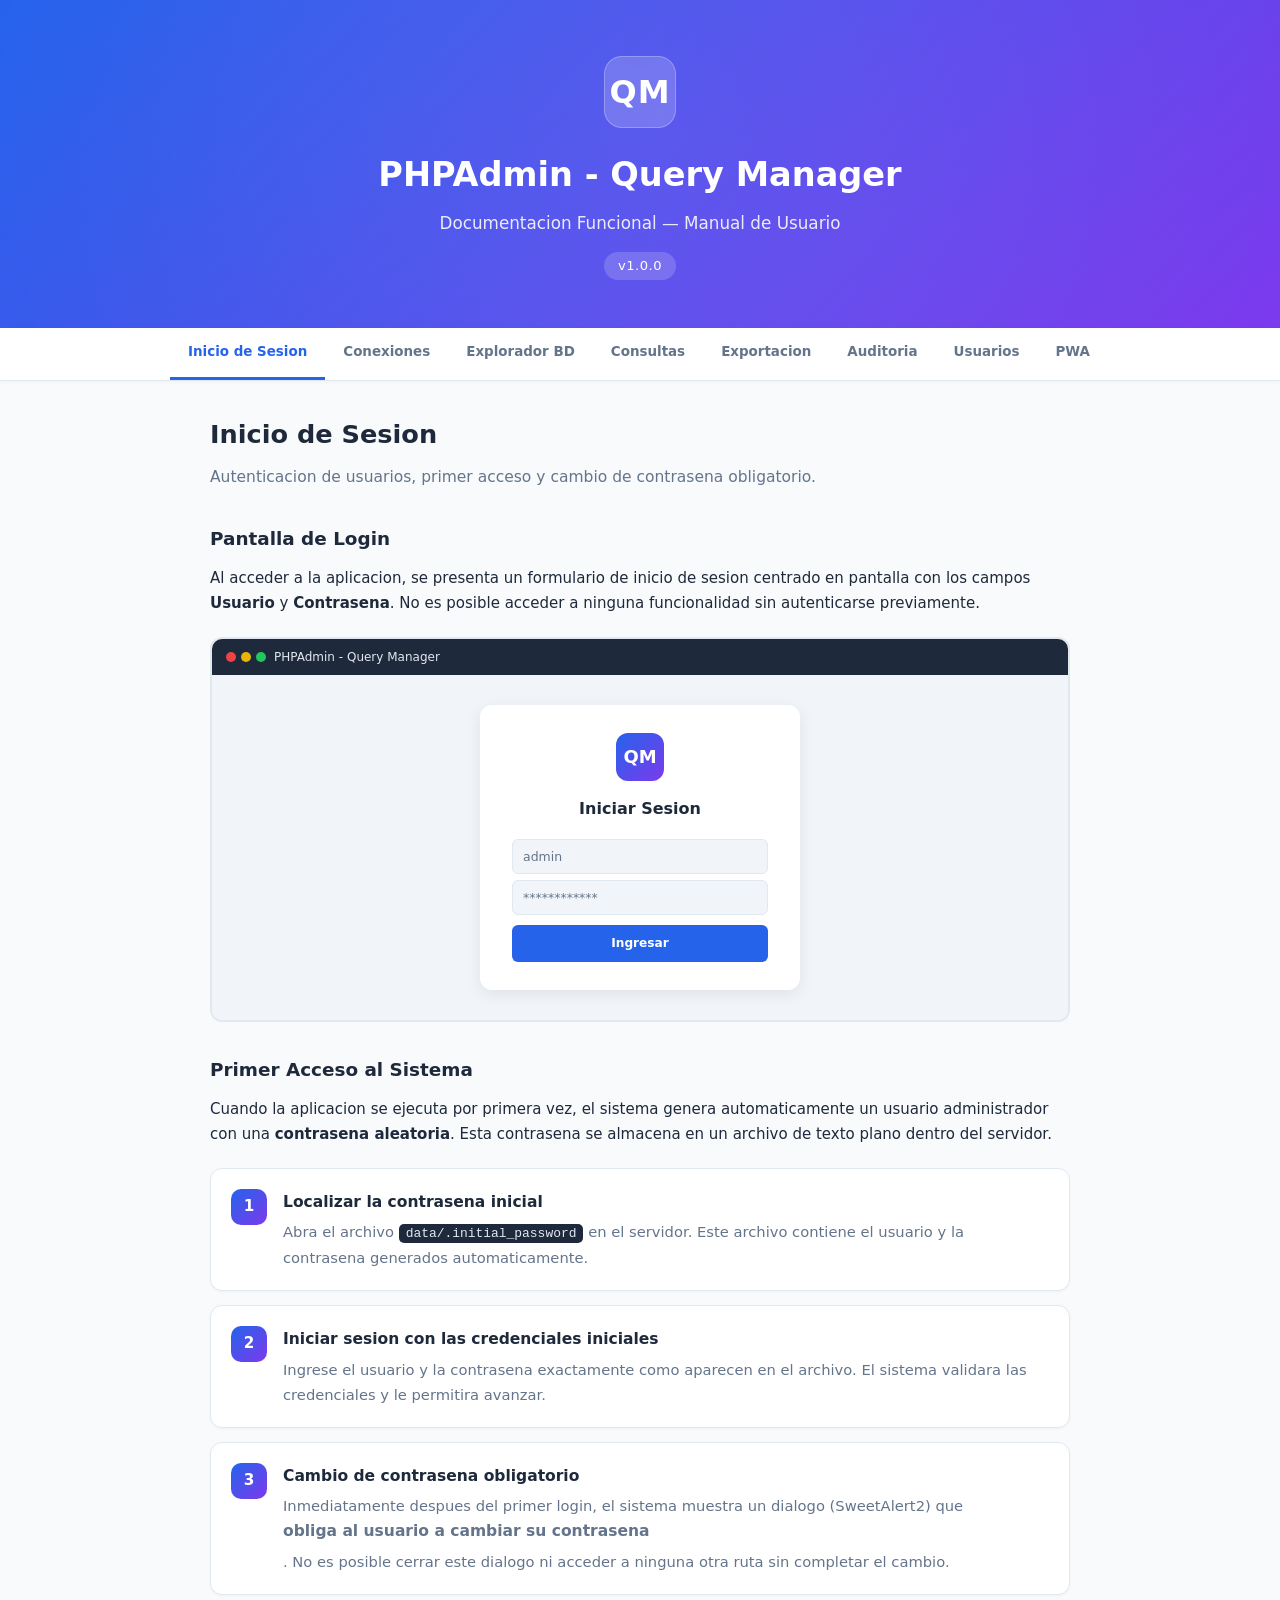
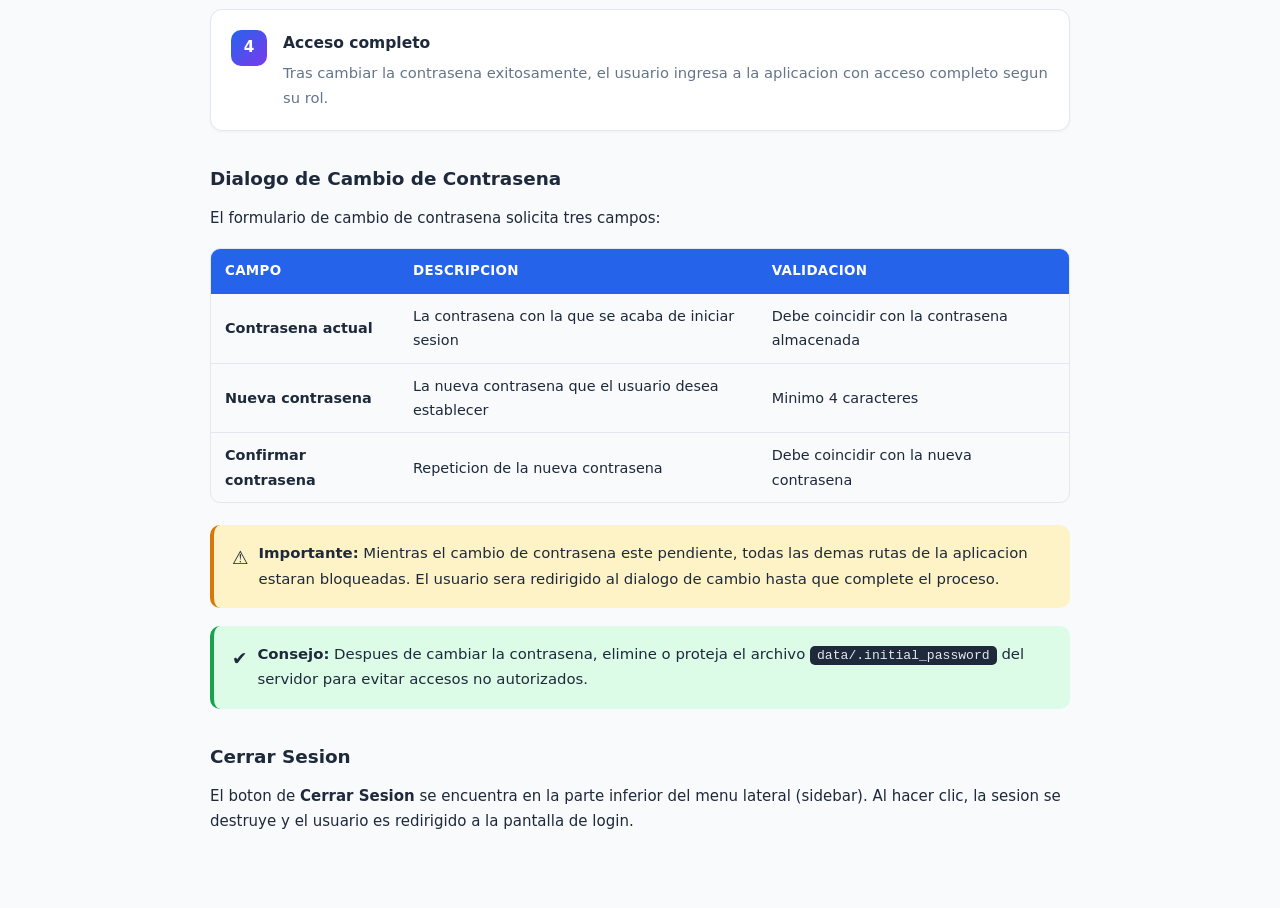
<file: docs/doc-funcional.html>
<!DOCTYPE html>
<html lang="es">
<head>
    <meta charset="UTF-8">
    <meta name="viewport" content="width=device-width, initial-scale=1.0">
    <title>PHPAdmin - Query Manager v1.0.0 | Documentacion Funcional</title>
    <style>
        :root {
            --primary: #2563eb;
            --primary-dark: #1d4ed8;
            --primary-light: #dbeafe;
            --bg: #f8fafc;
            --bg-card: #ffffff;
            --bg-code: #1e293b;
            --text: #1e293b;
            --text-light: #64748b;
            --text-code: #e2e8f0;
            --border: #e2e8f0;
            --success: #16a34a;
            --success-bg: #dcfce7;
            --warning: #d97706;
            --warning-bg: #fef3c7;
            --danger: #dc2626;
            --danger-bg: #fee2e2;
            --info: #0891b2;
            --info-bg: #cffafe;
        }

        * {
            margin: 0;
            padding: 0;
            box-sizing: border-box;
        }

        body {
            font-family: 'Segoe UI', system-ui, -apple-system, sans-serif;
            background: var(--bg);
            color: var(--text);
            line-height: 1.7;
            font-size: 15px;
        }

        /* ========== HERO ========== */
        .hero {
            background: linear-gradient(135deg, #2563eb, #7c3aed);
            color: #fff;
            padding: 56px 24px 48px;
            text-align: center;
            position: relative;
            overflow: hidden;
        }
        .hero::before {
            content: '';
            position: absolute;
            top: -60%;
            left: -20%;
            width: 140%;
            height: 200%;
            background: radial-gradient(circle, rgba(255,255,255,0.06) 0%, transparent 70%);
            pointer-events: none;
        }
        .hero-logo {
            display: inline-flex;
            align-items: center;
            justify-content: center;
            width: 72px;
            height: 72px;
            background: rgba(255,255,255,0.18);
            border-radius: 18px;
            font-size: 32px;
            font-weight: 800;
            letter-spacing: 1px;
            margin-bottom: 18px;
            backdrop-filter: blur(4px);
            border: 1px solid rgba(255,255,255,0.25);
        }
        .hero h1 {
            font-size: 2.1rem;
            font-weight: 700;
            margin-bottom: 6px;
        }
        .hero .subtitle {
            font-size: 1.05rem;
            opacity: 0.88;
            margin-bottom: 4px;
        }
        .hero .version {
            display: inline-block;
            background: rgba(255,255,255,0.17);
            padding: 3px 14px;
            border-radius: 20px;
            font-size: 0.82rem;
            margin-top: 10px;
            letter-spacing: 0.5px;
        }

        /* ========== NAV TABS ========== */
        .nav-wrapper {
            position: sticky;
            top: 0;
            z-index: 100;
            background: var(--bg-card);
            border-bottom: 1px solid var(--border);
            box-shadow: 0 1px 4px rgba(0,0,0,0.04);
        }
        .nav-tabs {
            max-width: 940px;
            margin: 0 auto;
            display: flex;
            overflow-x: auto;
            scrollbar-width: thin;
            -webkit-overflow-scrolling: touch;
        }
        .nav-tabs::-webkit-scrollbar { height: 3px; }
        .nav-tabs::-webkit-scrollbar-thumb { background: var(--border); border-radius: 3px; }
        .nav-tab {
            flex-shrink: 0;
            padding: 13px 18px;
            font-size: 0.84rem;
            font-weight: 600;
            color: var(--text-light);
            cursor: pointer;
            border-bottom: 3px solid transparent;
            transition: all 0.2s;
            white-space: nowrap;
            user-select: none;
        }
        .nav-tab:hover { color: var(--primary); }
        .nav-tab.active {
            color: var(--primary);
            border-bottom-color: var(--primary);
        }

        /* ========== CONTAINER ========== */
        .container {
            max-width: 900px;
            margin: 0 auto;
            padding: 32px 20px 60px;
        }

        /* ========== SECTIONS ========== */
        .section { display: none; }
        .section.active { display: block; }

        .section-title {
            font-size: 1.6rem;
            font-weight: 700;
            margin-bottom: 8px;
            color: var(--text);
        }
        .section-desc {
            color: var(--text-light);
            margin-bottom: 28px;
            font-size: 0.97rem;
        }

        h3 {
            font-size: 1.15rem;
            font-weight: 700;
            margin: 32px 0 12px;
            color: var(--text);
        }
        h4 {
            font-size: 1.02rem;
            font-weight: 600;
            margin: 20px 0 8px;
            color: var(--text);
        }

        p { margin-bottom: 14px; }
        ul, ol { margin: 0 0 16px 22px; }
        li { margin-bottom: 6px; }

        /* ========== CARDS ========== */
        .card {
            background: var(--bg-card);
            border: 1px solid var(--border);
            border-radius: 12px;
            padding: 24px;
            margin-bottom: 20px;
            box-shadow: 0 1px 3px rgba(0,0,0,0.04);
        }
        .card-title {
            font-size: 1.05rem;
            font-weight: 700;
            margin-bottom: 10px;
        }

        /* ========== STEP CARDS ========== */
        .steps { margin: 20px 0 28px; }
        .step {
            display: flex;
            gap: 16px;
            align-items: flex-start;
            background: var(--bg-card);
            border: 1px solid var(--border);
            border-radius: 12px;
            padding: 20px;
            margin-bottom: 14px;
            box-shadow: 0 1px 3px rgba(0,0,0,0.04);
        }
        .step-number {
            flex-shrink: 0;
            width: 36px;
            height: 36px;
            background: linear-gradient(135deg, var(--primary), #7c3aed);
            color: #fff;
            border-radius: 10px;
            display: flex;
            align-items: center;
            justify-content: center;
            font-weight: 800;
            font-size: 0.95rem;
        }
        .step-content { flex: 1; }
        .step-content strong {
            display: block;
            margin-bottom: 4px;
            font-size: 0.97rem;
        }
        .step-content p {
            margin: 0;
            color: var(--text-light);
            font-size: 0.92rem;
        }

        /* ========== ALERT BOXES ========== */
        .box {
            border-radius: 10px;
            padding: 16px 18px;
            margin: 18px 0;
            font-size: 0.93rem;
            border-left: 4px solid;
            display: flex;
            gap: 10px;
            align-items: flex-start;
        }
        .box-icon { font-size: 1.15rem; flex-shrink: 0; margin-top: 1px; }
        .box-tip    { background: var(--success-bg); border-color: var(--success); }
        .box-warn   { background: var(--warning-bg); border-color: var(--warning); }
        .box-danger { background: var(--danger-bg);  border-color: var(--danger); }
        .box-info   { background: var(--info-bg);    border-color: var(--info); }

        /* ========== CODE ========== */
        code {
            background: var(--bg-code);
            color: var(--text-code);
            padding: 2px 7px;
            border-radius: 5px;
            font-size: 0.88em;
            font-family: 'Cascadia Code', 'Fira Code', 'Consolas', monospace;
        }
        pre {
            background: var(--bg-code);
            color: var(--text-code);
            padding: 18px 20px;
            border-radius: 8px;
            overflow-x: auto;
            margin: 14px 0 18px;
            font-size: 0.87rem;
            line-height: 1.6;
            font-family: 'Cascadia Code', 'Fira Code', 'Consolas', monospace;
        }
        pre code { background: none; padding: 0; }

        /* ========== TABLES ========== */
        .table-wrap {
            overflow-x: auto;
            margin: 16px 0 22px;
            border-radius: 10px;
            border: 1px solid var(--border);
        }
        table {
            width: 100%;
            border-collapse: collapse;
            font-size: 0.9rem;
        }
        th {
            background: var(--primary);
            color: #fff;
            padding: 11px 14px;
            text-align: left;
            font-weight: 600;
            font-size: 0.84rem;
            text-transform: uppercase;
            letter-spacing: 0.3px;
        }
        td {
            padding: 10px 14px;
            border-bottom: 1px solid var(--border);
        }
        tr:nth-child(even) td { background: #f8fafc; }
        tr:last-child td { border-bottom: none; }

        /* ========== BADGE ========== */
        .badge {
            display: inline-block;
            padding: 2px 10px;
            border-radius: 6px;
            font-size: 0.78rem;
            font-weight: 700;
            text-transform: uppercase;
            letter-spacing: 0.4px;
        }
        .badge-mysql { background: #dbeafe; color: #1d4ed8; }
        .badge-sqlsrv { background: #fee2e2; color: #dc2626; }
        .badge-admin { background: #f3e8ff; color: #7c3aed; }
        .badge-user { background: #dcfce7; color: #16a34a; }

        /* ========== MOCKUPS ========== */
        .mockup {
            background: #f1f5f9;
            border: 2px solid var(--border);
            border-radius: 12px;
            overflow: hidden;
            margin: 20px 0 24px;
            font-size: 0.82rem;
        }
        .mockup-bar {
            background: var(--bg-code);
            color: var(--text-code);
            padding: 8px 14px;
            font-size: 0.75rem;
            display: flex;
            align-items: center;
            gap: 8px;
        }
        .mockup-dots {
            display: flex;
            gap: 5px;
        }
        .mockup-dot {
            width: 10px;
            height: 10px;
            border-radius: 50%;
        }
        .mockup-dot.r { background: #ef4444; }
        .mockup-dot.y { background: #eab308; }
        .mockup-dot.g { background: #22c55e; }
        .mockup-body {
            padding: 16px;
            display: flex;
            gap: 12px;
            min-height: 160px;
        }
        .mockup-sidebar {
            width: 180px;
            flex-shrink: 0;
            background: var(--bg-code);
            border-radius: 8px;
            padding: 12px;
            color: var(--text-code);
            font-size: 0.78rem;
        }
        .mockup-sidebar-item {
            padding: 7px 10px;
            border-radius: 6px;
            margin-bottom: 3px;
            cursor: default;
        }
        .mockup-sidebar-item.active {
            background: rgba(37, 99, 235, 0.3);
            color: #93c5fd;
        }
        .mockup-main {
            flex: 1;
            background: var(--bg-card);
            border-radius: 8px;
            padding: 14px;
        }
        .mockup-header {
            display: flex;
            align-items: center;
            gap: 8px;
            margin-bottom: 10px;
            padding-bottom: 8px;
            border-bottom: 1px solid var(--border);
            font-weight: 600;
        }
        .mockup-input {
            background: #f1f5f9;
            border: 1px solid var(--border);
            border-radius: 6px;
            padding: 6px 10px;
            font-size: 0.78rem;
            color: var(--text-light);
            width: 100%;
            margin-bottom: 6px;
        }
        .mockup-btn {
            display: inline-block;
            background: var(--primary);
            color: #fff;
            padding: 5px 14px;
            border-radius: 6px;
            font-size: 0.76rem;
            font-weight: 600;
        }
        .mockup-btn.sm { padding: 3px 10px; font-size: 0.72rem; }
        .mockup-btn.danger { background: var(--danger); }
        .mockup-btn.success { background: var(--success); }
        .mockup-textarea {
            background: var(--bg-code);
            color: var(--text-code);
            border: 1px solid #334155;
            border-radius: 6px;
            padding: 10px;
            font-family: 'Consolas', monospace;
            font-size: 0.78rem;
            width: 100%;
            min-height: 60px;
            margin-bottom: 8px;
        }
        .mockup-table {
            width: 100%;
            border-collapse: collapse;
            font-size: 0.75rem;
            margin-top: 8px;
        }
        .mockup-table th {
            background: var(--primary-light);
            color: var(--primary-dark);
            padding: 5px 8px;
            text-align: left;
            font-size: 0.72rem;
        }
        .mockup-table td {
            padding: 4px 8px;
            border-bottom: 1px solid var(--border);
        }
        .mockup-tree-item {
            padding: 3px 0 3px 12px;
            border-left: 1px solid #475569;
            margin-left: 6px;
            font-size: 0.78rem;
            color: var(--text-light);
        }
        .mockup-tag {
            display: inline-block;
            background: var(--primary-light);
            color: var(--primary-dark);
            padding: 1px 7px;
            border-radius: 4px;
            font-size: 0.7rem;
            font-weight: 600;
        }

        /* ========== MISC ========== */
        .divider {
            border: none;
            border-top: 1px solid var(--border);
            margin: 28px 0;
        }
        .kbd {
            display: inline-block;
            background: #f1f5f9;
            border: 1px solid var(--border);
            border-radius: 4px;
            padding: 1px 6px;
            font-size: 0.82em;
            font-family: 'Consolas', monospace;
            box-shadow: 0 1px 0 var(--border);
        }
        .flex-row { display: flex; gap: 12px; flex-wrap: wrap; }
        .flex-row > * { flex: 1; min-width: 220px; }

        @media (max-width: 640px) {
            .hero { padding: 36px 16px 32px; }
            .hero h1 { font-size: 1.5rem; }
            .container { padding: 20px 14px 40px; }
            .nav-tab { padding: 11px 12px; font-size: 0.78rem; }
            .mockup-body { flex-direction: column; }
            .mockup-sidebar { width: 100%; }
            .step { flex-direction: column; gap: 10px; }
            .flex-row { flex-direction: column; }
        }
    </style>
</head>
<body>

<!-- ============================== HERO ============================== -->
<div class="hero">
    <div class="hero-logo">QM</div>
    <h1>PHPAdmin - Query Manager</h1>
    <p class="subtitle">Documentacion Funcional &mdash; Manual de Usuario</p>
    <span class="version">v1.0.0</span>
</div>

<!-- ============================== NAV ============================== -->
<div class="nav-wrapper">
    <div class="nav-tabs" id="navTabs">
        <div class="nav-tab active" data-tab="login">Inicio de Sesion</div>
        <div class="nav-tab" data-tab="connections">Conexiones</div>
        <div class="nav-tab" data-tab="browser">Explorador BD</div>
        <div class="nav-tab" data-tab="queries">Consultas</div>
        <div class="nav-tab" data-tab="export">Exportacion</div>
        <div class="nav-tab" data-tab="audit">Auditoria</div>
        <div class="nav-tab" data-tab="users">Usuarios</div>
        <div class="nav-tab" data-tab="pwa">PWA</div>
        <div class="nav-tab" data-tab="multiquery">Multi-Query</div>
        <div class="nav-tab" data-tab="crossjoin">Cross-Connection JOIN</div>
        <div class="nav-tab" data-tab="comparar">Comparar Esquemas</div>
        <div class="nav-tab" data-tab="intellisense">Intellisense y Explorador</div>
    </div>
</div>

<!-- ============================== CONTENT ============================== -->
<div class="container">

<!-- ============================================================== -->
<!--                     TAB 1: INICIO DE SESION                    -->
<!-- ============================================================== -->
<div class="section active" id="tab-login">
    <h2 class="section-title">Inicio de Sesion</h2>
    <p class="section-desc">Autenticacion de usuarios, primer acceso y cambio de contrasena obligatorio.</p>

    <h3>Pantalla de Login</h3>
    <p>Al acceder a la aplicacion, se presenta un formulario de inicio de sesion centrado en pantalla con los campos <strong>Usuario</strong> y <strong>Contrasena</strong>. No es posible acceder a ninguna funcionalidad sin autenticarse previamente.</p>

    <!-- Mockup login -->
    <div class="mockup">
        <div class="mockup-bar">
            <div class="mockup-dots"><span class="mockup-dot r"></span><span class="mockup-dot y"></span><span class="mockup-dot g"></span></div>
            <span>PHPAdmin - Query Manager</span>
        </div>
        <div style="padding:30px;display:flex;justify-content:center;align-items:center;min-height:200px;background:#f1f5f9;">
            <div style="background:#fff;border-radius:12px;padding:28px 32px;width:320px;box-shadow:0 4px 16px rgba(0,0,0,0.08);text-align:center;">
                <div style="width:48px;height:48px;background:linear-gradient(135deg,#2563eb,#7c3aed);border-radius:12px;margin:0 auto 14px;display:flex;align-items:center;justify-content:center;color:#fff;font-weight:800;font-size:18px;">QM</div>
                <div style="font-weight:700;margin-bottom:16px;font-size:1rem;">Iniciar Sesion</div>
                <div class="mockup-input" style="text-align:left;">admin</div>
                <div class="mockup-input" style="text-align:left;">************</div>
                <div style="margin-top:10px;"><span class="mockup-btn" style="width:100%;display:block;text-align:center;padding:8px;">Ingresar</span></div>
            </div>
        </div>
    </div>

    <h3>Primer Acceso al Sistema</h3>
    <p>Cuando la aplicacion se ejecuta por primera vez, el sistema genera automaticamente un usuario administrador con una <strong>contrasena aleatoria</strong>. Esta contrasena se almacena en un archivo de texto plano dentro del servidor.</p>

    <div class="steps">
        <div class="step">
            <div class="step-number">1</div>
            <div class="step-content">
                <strong>Localizar la contrasena inicial</strong>
                <p>Abra el archivo <code>data/.initial_password</code> en el servidor. Este archivo contiene el usuario y la contrasena generados automaticamente.</p>
            </div>
        </div>
        <div class="step">
            <div class="step-number">2</div>
            <div class="step-content">
                <strong>Iniciar sesion con las credenciales iniciales</strong>
                <p>Ingrese el usuario y la contrasena exactamente como aparecen en el archivo. El sistema validara las credenciales y le permitira avanzar.</p>
            </div>
        </div>
        <div class="step">
            <div class="step-number">3</div>
            <div class="step-content">
                <strong>Cambio de contrasena obligatorio</strong>
                <p>Inmediatamente despues del primer login, el sistema muestra un dialogo (SweetAlert2) que <strong>obliga al usuario a cambiar su contrasena</strong>. No es posible cerrar este dialogo ni acceder a ninguna otra ruta sin completar el cambio.</p>
            </div>
        </div>
        <div class="step">
            <div class="step-number">4</div>
            <div class="step-content">
                <strong>Acceso completo</strong>
                <p>Tras cambiar la contrasena exitosamente, el usuario ingresa a la aplicacion con acceso completo segun su rol.</p>
            </div>
        </div>
    </div>

    <h3>Dialogo de Cambio de Contrasena</h3>
    <p>El formulario de cambio de contrasena solicita tres campos:</p>

    <div class="table-wrap">
        <table>
            <thead>
                <tr>
                    <th>Campo</th>
                    <th>Descripcion</th>
                    <th>Validacion</th>
                </tr>
            </thead>
            <tbody>
                <tr>
                    <td><strong>Contrasena actual</strong></td>
                    <td>La contrasena con la que se acaba de iniciar sesion</td>
                    <td>Debe coincidir con la contrasena almacenada</td>
                </tr>
                <tr>
                    <td><strong>Nueva contrasena</strong></td>
                    <td>La nueva contrasena que el usuario desea establecer</td>
                    <td>Minimo 4 caracteres</td>
                </tr>
                <tr>
                    <td><strong>Confirmar contrasena</strong></td>
                    <td>Repeticion de la nueva contrasena</td>
                    <td>Debe coincidir con la nueva contrasena</td>
                </tr>
            </tbody>
        </table>
    </div>

    <div class="box box-warn">
        <span class="box-icon">&#9888;</span>
        <div><strong>Importante:</strong> Mientras el cambio de contrasena este pendiente, todas las demas rutas de la aplicacion estaran bloqueadas. El usuario sera redirigido al dialogo de cambio hasta que complete el proceso.</div>
    </div>

    <div class="box box-tip">
        <span class="box-icon">&#10004;</span>
        <div><strong>Consejo:</strong> Despues de cambiar la contrasena, elimine o proteja el archivo <code>data/.initial_password</code> del servidor para evitar accesos no autorizados.</div>
    </div>

    <h3>Cerrar Sesion</h3>
    <p>El boton de <strong>Cerrar Sesion</strong> se encuentra en la parte inferior del menu lateral (sidebar). Al hacer clic, la sesion se destruye y el usuario es redirigido a la pantalla de login.</p>
</div>

<!-- ============================================================== -->
<!--                      TAB 2: CONEXIONES                         -->
<!-- ============================================================== -->
<div class="section" id="tab-connections">
    <h2 class="section-title">Conexiones</h2>
    <p class="section-desc">Gestion de conexiones a bases de datos MySQL y SQL Server.</p>

    <h3>Descripcion del Modulo</h3>
    <p>El modulo de Conexiones permite registrar, editar, probar y eliminar configuraciones de conexion a servidores de bases de datos. La aplicacion soporta dos motores:</p>

    <div class="flex-row">
        <div class="card" style="text-align:center;">
            <span class="badge badge-mysql">MySQL</span>
            <p style="margin-top:10px;font-size:0.9rem;">Puerto por defecto: <code>3306</code><br>Driver PDO: <code>mysql</code></p>
        </div>
        <div class="card" style="text-align:center;">
            <span class="badge badge-sqlsrv">SQL Server</span>
            <p style="margin-top:10px;font-size:0.9rem;">Puerto por defecto: <code>1433</code><br>Driver PDO: <code>sqlsrv</code></p>
        </div>
    </div>

    <h3>Crear una Conexion</h3>
    <p>Pulse el boton <strong>"Nueva Conexion"</strong> para abrir el formulario de creacion. Complete los siguientes campos:</p>

    <div class="table-wrap">
        <table>
            <thead>
                <tr>
                    <th>Campo</th>
                    <th>Obligatorio</th>
                    <th>Descripcion</th>
                </tr>
            </thead>
            <tbody>
                <tr><td><strong>Nombre</strong></td><td>Si</td><td>Nombre descriptivo para identificar la conexion (ej: "Produccion MySQL")</td></tr>
                <tr><td><strong>Driver</strong></td><td>Si</td><td>Motor de base de datos: MySQL o SQL Server</td></tr>
                <tr><td><strong>Host</strong></td><td>Si</td><td>Direccion del servidor (IP o hostname, ej: <code>localhost</code>, <code>192.168.1.50</code>)</td></tr>
                <tr><td><strong>Puerto</strong></td><td>Si</td><td>Se autocompleta segun el driver: 3306 (MySQL) o 1433 (SQL Server)</td></tr>
                <tr><td><strong>Base de datos</strong></td><td>No</td><td>Nombre de la base de datos por defecto. Si se omite, se podra seleccionar despues</td></tr>
                <tr><td><strong>Usuario</strong></td><td>Si</td><td>Usuario de la base de datos</td></tr>
                <tr><td><strong>Contrasena</strong></td><td>Si</td><td>Contrasena del usuario de la base de datos</td></tr>
                <tr><td><strong>Charset</strong></td><td>No</td><td>Conjunto de caracteres (ej: <code>utf8mb4</code>, <code>utf8</code>)</td></tr>
                <tr><td><strong>Stored Procedure</strong></td><td>No</td><td>Nombre del procedimiento almacenado para el modo JSON. Solo se requiere si se planea usar el modo JSON (SP)</td></tr>
            </tbody>
        </table>
    </div>

    <!-- Mockup form -->
    <div class="mockup">
        <div class="mockup-bar">
            <div class="mockup-dots"><span class="mockup-dot r"></span><span class="mockup-dot y"></span><span class="mockup-dot g"></span></div>
            <span>Nueva Conexion</span>
        </div>
        <div style="padding:16px;background:#fff;">
            <div style="display:grid;grid-template-columns:1fr 1fr;gap:8px;font-size:0.78rem;">
                <div><div style="font-weight:600;margin-bottom:3px;color:#64748b;">Nombre</div><div class="mockup-input">Produccion MySQL</div></div>
                <div><div style="font-weight:600;margin-bottom:3px;color:#64748b;">Driver</div><div class="mockup-input">MySQL &#9660;</div></div>
                <div><div style="font-weight:600;margin-bottom:3px;color:#64748b;">Host</div><div class="mockup-input">192.168.1.100</div></div>
                <div><div style="font-weight:600;margin-bottom:3px;color:#64748b;">Puerto</div><div class="mockup-input">3306</div></div>
                <div><div style="font-weight:600;margin-bottom:3px;color:#64748b;">Base de datos</div><div class="mockup-input">mi_aplicacion</div></div>
                <div><div style="font-weight:600;margin-bottom:3px;color:#64748b;">Usuario</div><div class="mockup-input">db_user</div></div>
                <div><div style="font-weight:600;margin-bottom:3px;color:#64748b;">Contrasena</div><div class="mockup-input">************</div></div>
                <div><div style="font-weight:600;margin-bottom:3px;color:#64748b;">Charset</div><div class="mockup-input">utf8mb4</div></div>
            </div>
            <div style="font-weight:600;margin:8px 0 3px;color:#64748b;font-size:0.78rem;">Stored Procedure (modo JSON)</div>
            <div class="mockup-input" style="width:50%;">sp_execute_query</div>
            <div style="margin-top:12px;display:flex;gap:8px;">
                <span class="mockup-btn">Guardar</span>
                <span class="mockup-btn" style="background:#64748b;">Cancelar</span>
            </div>
        </div>
    </div>

    <div class="box box-warning">
        <span class="box-icon">&#9888;</span>
        <div><strong>Validacion de drivers:</strong> Al abrir el formulario de conexion, el sistema verifica automaticamente los drivers de base de datos disponibles en el servidor. Si SQL Server no esta disponible (por ejemplo, si falta el Microsoft ODBC Driver), la opcion aparece deshabilitada en el selector con el texto <strong>"(no disponible en este servidor)"</strong>. Ademas, se muestra un aviso amarillo: <em>"SQL Server no disponible: Este servidor no tiene el Microsoft ODBC Driver. Solo MySQL/MariaDB."</em> Si el usuario intenta seleccionar SQL Server sin el driver instalado, se muestra un error (toast) y la seleccion revierte automaticamente a MySQL.</div>
    </div>

    <div class="box box-info">
        <span class="box-icon">&#8505;</span>
        <div><strong>Nota:</strong> Al seleccionar el driver, el campo de puerto se autocompleta automaticamente con el valor por defecto correspondiente. Puede modificarlo si su servidor utiliza un puerto diferente.</div>
    </div>

    <h3>Lista de Conexiones</h3>
    <p>Las conexiones guardadas se muestran como tarjetas (cards) con la siguiente informacion:</p>
    <ul>
        <li><strong>Badge del driver:</strong> Indicador visual del motor (MySQL en azul, SQL Server en rojo)</li>
        <li><strong>Host y puerto</strong></li>
        <li><strong>Base de datos</strong> (si fue especificada)</li>
        <li><strong>Estado:</strong> Indicador visual de conectividad</li>
        <li><strong>Acciones:</strong> Botones para probar, editar y eliminar</li>
    </ul>

    <h3>Probar Conexion</h3>
    <p>Pulse el boton <strong>"Probar"</strong> en la tarjeta de una conexion. El sistema intentara establecer una conexion real con el servidor de base de datos y mostrara un mensaje de exito o error segun el resultado.</p>

    <h3>Editar Conexion</h3>
    <p>Al editar una conexion existente, todos los campos se precargan con los valores actuales. El campo de contrasena se muestra <strong>vacio</strong> por seguridad.</p>

    <div class="box box-tip">
        <span class="box-icon">&#10004;</span>
        <div><strong>Consejo:</strong> Si deja el campo de contrasena en blanco al editar, el sistema conservara la contrasena existente. Solo ingrese un valor si desea cambiarla.</div>
    </div>

    <h3>Eliminar Conexion</h3>
    <p>Al pulsar el boton de eliminar, se muestra un dialogo de confirmacion. Esta accion es <strong>irreversible</strong> y eliminara permanentemente la configuracion de la conexion.</p>

    <div class="box box-warn">
        <span class="box-icon">&#9888;</span>
        <div><strong>Advertencia:</strong> Eliminar una conexion no afecta la base de datos remota, solo remueve la configuracion almacenada en la aplicacion.</div>
    </div>

    <h3>Conexion Seleccionada</h3>
    <p>Una conexion se considera "seleccionada" cuando se utiliza activamente en los modulos de <strong>Explorador</strong> o <strong>Consultas</strong>. La conexion activa se muestra en los selectores superiores de dichos modulos.</p>
</div>

<!-- ============================================================== -->
<!--                 TAB 3: EXPLORADOR DE BASE DE DATOS             -->
<!-- ============================================================== -->
<div class="section" id="tab-browser">
    <h2 class="section-title">Explorador de Base de Datos</h2>
    <p class="section-desc">Navegacion visual del esquema de bases de datos: tablas, vistas, procedimientos y funciones.</p>

    <h3>Seleccion de Conexion</h3>
    <p>En la parte superior del modulo se encuentra un <strong>selector de conexion</strong> (dropdown). Seleccione la conexion que desea explorar. El sistema cargara la lista de bases de datos disponibles en el servidor.</p>

    <h3>Navegacion en Arbol</h3>
    <p>El explorador presenta una estructura jerarquica en forma de arbol:</p>

    <!-- Mockup browser -->
    <div class="mockup">
        <div class="mockup-bar">
            <div class="mockup-dots"><span class="mockup-dot r"></span><span class="mockup-dot y"></span><span class="mockup-dot g"></span></div>
            <span>Explorador de Base de Datos</span>
        </div>
        <div class="mockup-body">
            <div class="mockup-sidebar" style="width:220px;">
                <div style="font-weight:600;margin-bottom:8px;color:#93c5fd;font-size:0.82rem;">Conexion: Produccion <span class="badge badge-mysql" style="font-size:0.65rem;">MySQL</span></div>
                <div style="color:#93c5fd;font-weight:600;padding:4px 0;">&#128194; mi_aplicacion</div>
                <div style="padding-left:12px;">
                    <div style="color:#94a3b8;font-weight:600;padding:3px 0;">&#128196; Tablas</div>
                    <div class="mockup-tree-item" style="color:#e2e8f0;cursor:pointer;">users</div>
                    <div class="mockup-tree-item" style="color:#e2e8f0;cursor:pointer;">orders</div>
                    <div class="mockup-tree-item" style="color:#93c5fd;background:rgba(37,99,235,0.2);border-radius:4px;padding:3px 4px 3px 12px;">products</div>
                    <div class="mockup-tree-item" style="color:#e2e8f0;cursor:pointer;">categories</div>
                    <div style="color:#94a3b8;font-weight:600;padding:3px 0;margin-top:4px;">&#128065; Vistas</div>
                    <div class="mockup-tree-item" style="color:#e2e8f0;">v_active_users</div>
                    <div style="color:#94a3b8;font-weight:600;padding:3px 0;margin-top:4px;">&#9881; Procedimientos</div>
                    <div class="mockup-tree-item" style="color:#e2e8f0;">sp_get_report</div>
                    <div style="color:#94a3b8;font-weight:600;padding:3px 0;margin-top:4px;">&#402; Funciones</div>
                    <div class="mockup-tree-item" style="color:#e2e8f0;">fn_calc_total</div>
                </div>
            </div>
            <div class="mockup-main">
                <div class="mockup-header">
                    &#128196; Tabla: products
                    <span class="mockup-tag">4 columnas</span>
                </div>
                <table class="mockup-table">
                    <thead>
                        <tr><th>Columna</th><th>Tipo</th><th>Null</th><th>Key</th><th>Default</th><th>Extra</th></tr>
                    </thead>
                    <tbody>
                        <tr><td>id</td><td>int(11)</td><td>NO</td><td>PRI</td><td>NULL</td><td>auto_increment</td></tr>
                        <tr><td>name</td><td>varchar(255)</td><td>NO</td><td></td><td>NULL</td><td></td></tr>
                        <tr><td>price</td><td>decimal(10,2)</td><td>YES</td><td></td><td>0.00</td><td></td></tr>
                        <tr><td>active</td><td>tinyint(1)</td><td>NO</td><td></td><td>1</td><td></td></tr>
                    </tbody>
                </table>
            </div>
        </div>
    </div>

    <h3>Elementos del Arbol</h3>
    <div class="table-wrap">
        <table>
            <thead>
                <tr><th>Elemento</th><th>Descripcion</th></tr>
            </thead>
            <tbody>
                <tr><td><strong>Bases de datos</strong></td><td>Nivel raiz. Muestra todas las bases de datos accesibles en el servidor</td></tr>
                <tr><td><strong>Tablas</strong></td><td>Tablas de la base de datos seleccionada</td></tr>
                <tr><td><strong>Vistas</strong></td><td>Vistas definidas en la base de datos</td></tr>
                <tr><td><strong>Procedimientos</strong></td><td>Procedimientos almacenados</td></tr>
                <tr><td><strong>Funciones</strong></td><td>Funciones definidas por el usuario</td></tr>
            </tbody>
        </table>
    </div>

    <h3>Detalle de Tablas</h3>
    <p>Al seleccionar una tabla, el panel derecho muestra la estructura de columnas con:</p>
    <ul>
        <li><strong>Nombre</strong> de la columna</li>
        <li><strong>Tipo de dato</strong> (ej: <code>varchar(255)</code>, <code>int(11)</code>, <code>decimal(10,2)</code>)</li>
        <li><strong>Nullable</strong>: Indica si la columna acepta valores nulos</li>
        <li><strong>Key</strong>: Tipo de clave (PRI = primaria, UNI = unica, MUL = indice)</li>
        <li><strong>Default</strong>: Valor por defecto de la columna</li>
        <li><strong>Extra</strong>: Informacion adicional (ej: <code>auto_increment</code>)</li>
    </ul>

    <h3>Detalle de Procedimientos y Funciones</h3>
    <p>Al seleccionar un procedimiento o funcion, se muestra:</p>
    <ul>
        <li><strong>Parametros</strong>: Lista de parametros con nombre, tipo de dato y modo (<code>IN</code>, <code>OUT</code>, <code>INOUT</code>)</li>
        <li><strong>Definicion</strong>: Codigo fuente (source) del procedimiento o funcion</li>
    </ul>

    <div class="box box-tip">
        <span class="box-icon">&#10004;</span>
        <div><strong>Consejo:</strong> Al hacer clic sobre el nombre de una tabla en el arbol, el sistema puede autocompletar el editor de consultas con un <code>SELECT * FROM nombre_tabla</code>, facilitando la consulta rapida de datos.</div>
    </div>

    <h3>Selector de Base de Datos</h3>
    <p>En la parte superior del explorador se encuentra un selector adicional que permite cambiar entre las diferentes bases de datos del servidor sin necesidad de volver al selector de conexion.</p>
</div>

<!-- ============================================================== -->
<!--                       TAB 4: CONSULTAS                         -->
<!-- ============================================================== -->
<div class="section" id="tab-queries">
    <h2 class="section-title">Consultas</h2>
    <p class="section-desc">Editor SQL avanzado con dos modos de ejecucion: directo y via procedimiento almacenado (JSON).</p>

    <h3>Interfaz del Editor</h3>
    <p>El modulo de consultas presenta un editor SQL con tema oscuro donde puede escribir y ejecutar sentencias SQL contra la base de datos seleccionada.</p>

    <!-- Mockup query editor -->
    <div class="mockup">
        <div class="mockup-bar">
            <div class="mockup-dots"><span class="mockup-dot r"></span><span class="mockup-dot y"></span><span class="mockup-dot g"></span></div>
            <span>Editor de Consultas</span>
        </div>
        <div style="padding:14px;background:#fff;">
            <div style="display:flex;gap:8px;margin-bottom:10px;align-items:center;font-size:0.78rem;">
                <div class="mockup-input" style="width:180px;margin:0;">Produccion MySQL &#9660;</div>
                <div class="mockup-input" style="width:160px;margin:0;">mi_aplicacion &#9660;</div>
                <div style="display:flex;gap:4px;margin-left:auto;">
                    <span class="mockup-btn sm">Modo Directo</span>
                    <span class="mockup-btn sm" style="background:#7c3aed;">Modo JSON</span>
                </div>
            </div>
            <div class="mockup-textarea">SELECT u.id, u.name, u.email, COUNT(o.id) as total_orders
FROM users u
LEFT JOIN orders o ON u.id = o.user_id
WHERE u.active = 1
GROUP BY u.id
ORDER BY total_orders DESC;</div>
            <div style="display:flex;gap:8px;align-items:center;margin-bottom:10px;">
                <span class="mockup-btn success">&#9654; Ejecutar</span>
                <span class="mockup-btn danger">&#9632; Cancelar</span>
                <span style="margin-left:auto;font-size:0.75rem;color:#64748b;">3 filas &middot; 45ms</span>
            </div>
            <table class="mockup-table">
                <thead><tr><th>id</th><th>name</th><th>email</th><th>total_orders</th></tr></thead>
                <tbody>
                    <tr><td>1</td><td>Maria Garcia</td><td>maria@email.com</td><td>24</td></tr>
                    <tr><td>3</td><td>Carlos Lopez</td><td>carlos@email.com</td><td>18</td></tr>
                    <tr><td>7</td><td>Ana Torres</td><td>ana@email.com</td><td>12</td></tr>
                </tbody>
            </table>
        </div>
    </div>

    <h3>Selectores Superiores</h3>
    <ul>
        <li><strong>Selector de conexion:</strong> Permite elegir la conexion activa sobre la cual ejecutar las consultas</li>
        <li><strong>Selector de base de datos:</strong> Permite cambiar la base de datos dentro del servidor seleccionado</li>
    </ul>

    <h3>Modos de Ejecucion</h3>
    <p>El editor soporta dos modos de ejecucion, seleccionables mediante botones en la barra superior:</p>

    <hr class="divider">

    <h4>1. Modo Directo</h4>
    <div class="card">
        <div class="card-title">Ejecucion directa contra la base de datos</div>
        <p>Ejecuta la sentencia SQL tal como fue escrita directamente contra el servidor de base de datos seleccionado. Utiliza <strong>prepared statements</strong> de PDO para la ejecucion segura.</p>
        <p><strong>Ideal para:</strong></p>
        <ul>
            <li>Consultas simples (SELECT, INSERT, UPDATE, DELETE)</li>
            <li>Consultas ad-hoc y exploracion de datos</li>
            <li>Ejecucion de DDL (CREATE, ALTER, DROP)</li>
        </ul>
        <p><strong>Ejemplo:</strong></p>
        <pre><code>SELECT * FROM products WHERE price > 100 ORDER BY name ASC</code></pre>
    </div>

    <h4>2. Modo JSON (Stored Procedure)</h4>
    <div class="card">
        <div class="card-title">Ejecucion via procedimiento almacenado</div>
        <p>Envia la consulta y los parametros en formato JSON a un <strong>procedimiento almacenado</strong> configurado previamente en la conexion. El procedimiento almacenado recibe el JSON, lo interpreta y ejecuta la consulta.</p>
        <p><strong>Formato del JSON enviado:</strong></p>
        <pre><code>{
    "query": "SELECT * FROM users WHERE name = ?",
    "params": ["John"],
    "limit": 10
}</code></pre>
        <p><strong>Campos del JSON:</strong></p>
        <ul>
            <li><code>query</code>: La sentencia SQL con placeholders (<code>?</code>) para los parametros</li>
            <li><code>params</code>: Array con los valores de los parametros, en orden</li>
            <li><code>limit</code>: Limite de registros a retornar (opcional)</li>
        </ul>

        <div class="box box-warn">
            <span class="box-icon">&#9888;</span>
            <div><strong>Requisito:</strong> Para utilizar el modo JSON, la conexion debe tener configurado el nombre del procedimiento almacenado en el campo "Stored Procedure" del formulario de conexion.</div>
        </div>
    </div>

    <h3>Resultados</h3>
    <p>Los resultados de la consulta se muestran en una tabla con:</p>
    <ul>
        <li><strong>Encabezados de columna</strong> con los nombres de los campos retornados</li>
        <li><strong>Conteo de filas</strong> retornadas</li>
        <li><strong>Tiempo de ejecucion</strong> en milisegundos</li>
    </ul>

    <h3>Manejo de Errores</h3>
    <p>Si la consulta genera un error, se muestra un mensaje con formato especifico del driver de base de datos utilizado. Esto incluye el codigo de error y la descripcion proporcionada por el motor.</p>

    <h3>Cancelar Consultas</h3>
    <p>Para consultas de larga duracion, el boton <strong>"Cancelar"</strong> permite abortar la ejecucion. Internamente utiliza <code>AbortController</code> para cancelar la solicitud HTTP al servidor.</p>

    <div class="box box-tip">
        <span class="box-icon">&#10004;</span>
        <div><strong>Consejo:</strong> Las consultas ejecutadas se registran automaticamente en el modulo de Auditoria. Puede marcarlas como favoritas desde alli para accederlas rapidamente en el futuro.</div>
    </div>
</div>

<!-- ============================================================== -->
<!--                      TAB 5: EXPORTACION                        -->
<!-- ============================================================== -->
<div class="section" id="tab-export">
    <h2 class="section-title">Exportacion</h2>
    <p class="section-desc">Exportacion de resultados de consultas en multiples formatos: CSV, Excel y JSON.</p>

    <h3>Disponibilidad</h3>
    <p>Los botones de exportacion aparecen en la <strong>barra de herramientas de resultados</strong> despues de ejecutar una consulta exitosamente en el modulo de Consultas. Solo se muestran cuando hay datos disponibles para exportar.</p>

    <!-- Mockup export toolbar -->
    <div class="mockup">
        <div class="mockup-bar">
            <div class="mockup-dots"><span class="mockup-dot r"></span><span class="mockup-dot y"></span><span class="mockup-dot g"></span></div>
            <span>Barra de Resultados</span>
        </div>
        <div style="padding:12px 16px;background:#fff;display:flex;align-items:center;gap:10px;font-size:0.8rem;">
            <span style="color:#64748b;">156 filas &middot; 89ms</span>
            <span style="margin-left:auto;"></span>
            <span class="mockup-btn sm" style="background:#16a34a;">&#128196; CSV</span>
            <span class="mockup-btn sm" style="background:#1d4ed8;">&#128202; Excel</span>
            <span class="mockup-btn sm" style="background:#7c3aed;">&#123;&#125; JSON</span>
        </div>
    </div>

    <h3>Formatos Disponibles</h3>

    <div class="card">
        <div class="card-title">&#128196; CSV (Comma-Separated Values)</div>
        <ul>
            <li>Codificacion: <strong>UTF-8 con BOM</strong> (Byte Order Mark) para compatibilidad con Excel</li>
            <li>Separador: <strong>punto y coma</strong> (<code>;</code>) como delimitador de campos</li>
            <li>Formato de descarga: archivo <code>.csv</code></li>
            <li>Incluye fila de encabezados con nombres de columnas</li>
        </ul>
        <p><strong>Ejemplo de salida:</strong></p>
        <pre><code>id;nombre;email;total
1;Maria Garcia;maria@email.com;24
3;Carlos Lopez;carlos@email.com;18</code></pre>
    </div>

    <div class="card">
        <div class="card-title">&#128202; Excel (XLSX)</div>
        <ul>
            <li>Formato nativo <strong>Office Open XML</strong> (.xlsx)</li>
            <li>Generado <strong>en el servidor</strong> (server-side) sin dependencia de librerias externas</li>
            <li>Encabezados de columna en la primera fila con formato</li>
            <li>Datos tipados correctamente en las celdas</li>
        </ul>
    </div>

    <div class="card">
        <div class="card-title">&#123;&#125; JSON</div>
        <ul>
            <li>Formato JSON estructurado con metadatos adicionales</li>
            <li>Limitado a <strong>JSON_RESULT_LIMIT</strong> registros por exportacion</li>
        </ul>
        <p><strong>Estructura del archivo:</strong></p>
        <pre><code>{
    "query": "SELECT * FROM users WHERE active = 1",
    "connection": "Produccion MySQL",
    "timestamp": "2026-03-27T10:30:00",
    "row_count": 156,
    "data": [
        { "id": 1, "name": "Maria Garcia", "email": "maria@email.com" },
        ...
    ]
}</code></pre>
    </div>

    <div class="box box-info">
        <span class="box-icon">&#8505;</span>
        <div><strong>Nota:</strong> La exportacion en formato JSON incluye metadatos contextuales como la consulta que genero los datos, el nombre de la conexion, la marca de tiempo y el conteo total de filas.</div>
    </div>

    <div class="box box-tip">
        <span class="box-icon">&#10004;</span>
        <div><strong>Consejo:</strong> Use CSV para importar datos en hojas de calculo. Use Excel para compartir informes con formato nativo. Use JSON para integraciones con otras aplicaciones o APIs.</div>
    </div>
</div>

<!-- ============================================================== -->
<!--                       TAB 6: AUDITORIA                         -->
<!-- ============================================================== -->
<div class="section" id="tab-audit">
    <h2 class="section-title">Auditoria</h2>
    <p class="section-desc">Registro automatico de todas las consultas ejecutadas, con filtros, favoritos y estadisticas.</p>

    <h3>Registro Automatico</h3>
    <p>Cada vez que se ejecuta una consulta desde el modulo de Consultas, el sistema registra automaticamente una entrada de auditoria con la siguiente informacion:</p>

    <div class="table-wrap">
        <table>
            <thead>
                <tr><th>Campo</th><th>Descripcion</th></tr>
            </thead>
            <tbody>
                <tr><td><strong>Conexion</strong></td><td>Nombre de la conexion utilizada</td></tr>
                <tr><td><strong>Base de datos</strong></td><td>Nombre de la base de datos contra la que se ejecuto</td></tr>
                <tr><td><strong>Consulta SQL</strong></td><td>Texto completo de la sentencia SQL ejecutada</td></tr>
                <tr><td><strong>Modo de ejecucion</strong></td><td>Indica si fue en modo <code>direct</code> o <code>json_sp</code></td></tr>
                <tr><td><strong>Tiempo de ejecucion</strong></td><td>Duracion en milisegundos (ms)</td></tr>
                <tr><td><strong>Filas retornadas</strong></td><td>Cantidad de registros devueltos por la consulta</td></tr>
                <tr><td><strong>Estado</strong></td><td><code>success</code> o <code>error</code></td></tr>
                <tr><td><strong>Mensaje de error</strong></td><td>Detalle del error (solo si el estado es <code>error</code>)</td></tr>
                <tr><td><strong>IP del usuario</strong></td><td>Direccion IP desde la cual se ejecuto la consulta</td></tr>
                <tr><td><strong>Fecha y hora</strong></td><td>Marca de tiempo (timestamp) de la ejecucion</td></tr>
            </tbody>
        </table>
    </div>

    <!-- Mockup audit log -->
    <div class="mockup">
        <div class="mockup-bar">
            <div class="mockup-dots"><span class="mockup-dot r"></span><span class="mockup-dot y"></span><span class="mockup-dot g"></span></div>
            <span>Registro de Auditoria</span>
        </div>
        <div style="padding:14px;background:#fff;">
            <div style="display:flex;gap:6px;margin-bottom:10px;flex-wrap:wrap;font-size:0.76rem;">
                <div class="mockup-input" style="width:140px;margin:0;">Todas las conexiones &#9660;</div>
                <div class="mockup-input" style="width:100px;margin:0;">Todos &#9660;</div>
                <div class="mockup-input" style="width:110px;margin:0;">Desde: 01/03/2026</div>
                <div class="mockup-input" style="width:110px;margin:0;">Hasta: 27/03/2026</div>
                <div class="mockup-input" style="width:140px;margin:0;">Buscar texto...</div>
            </div>
            <table class="mockup-table">
                <thead>
                    <tr><th>Fecha</th><th>Conexion</th><th>SQL</th><th>Modo</th><th>Tiempo</th><th>Filas</th><th>Estado</th><th></th></tr>
                </thead>
                <tbody>
                    <tr>
                        <td>27/03 10:30</td>
                        <td>Produccion</td>
                        <td style="max-width:180px;overflow:hidden;text-overflow:ellipsis;white-space:nowrap;">SELECT * FROM users WHERE...</td>
                        <td><span class="mockup-tag">directo</span></td>
                        <td>45ms</td>
                        <td>156</td>
                        <td style="color:#16a34a;font-weight:600;">OK</td>
                        <td style="cursor:pointer;">&#9734;</td>
                    </tr>
                    <tr>
                        <td>27/03 10:28</td>
                        <td>Desarrollo</td>
                        <td style="max-width:180px;overflow:hidden;text-overflow:ellipsis;white-space:nowrap;">INSERT INTO orders ...</td>
                        <td><span class="mockup-tag" style="background:#f3e8ff;color:#7c3aed;">json_sp</span></td>
                        <td>120ms</td>
                        <td>1</td>
                        <td style="color:#16a34a;font-weight:600;">OK</td>
                        <td style="cursor:pointer;">&#9733;</td>
                    </tr>
                    <tr>
                        <td>27/03 10:25</td>
                        <td>Produccion</td>
                        <td style="max-width:180px;overflow:hidden;text-overflow:ellipsis;white-space:nowrap;">SELECT invalid_col FROM...</td>
                        <td><span class="mockup-tag">directo</span></td>
                        <td>3ms</td>
                        <td>0</td>
                        <td style="color:#dc2626;font-weight:600;">Error</td>
                        <td style="cursor:pointer;">&#9734;</td>
                    </tr>
                </tbody>
            </table>
            <div style="display:flex;justify-content:space-between;align-items:center;margin-top:10px;font-size:0.75rem;color:#64748b;">
                <span>Mostrando 1-25 de 342</span>
                <div style="display:flex;gap:4px;">
                    <span class="mockup-btn sm" style="background:#64748b;">&#171; Anterior</span>
                    <span class="mockup-btn sm">Siguiente &#187;</span>
                </div>
            </div>
        </div>
    </div>

    <h3>Filtros</h3>
    <p>Los registros de auditoria pueden filtrarse utilizando los controles superiores:</p>
    <ul>
        <li><strong>Conexion:</strong> Filtrar por conexion especifica o ver todas</li>
        <li><strong>Estado:</strong> Filtrar por estado de ejecucion (todos, exitosos, errores)</li>
        <li><strong>Rango de fechas:</strong> Seleccionar fecha de inicio y fin</li>
        <li><strong>Busqueda de texto:</strong> Buscar dentro del texto SQL de las consultas</li>
    </ul>

    <h3>Paginacion</h3>
    <p>Para conjuntos grandes de registros, la tabla incluye controles de paginacion que permiten navegar entre las paginas de resultados.</p>

    <h3>Favoritos</h3>
    <p>Puede marcar consultas importantes como <strong>favoritas</strong> haciendo clic en el icono de estrella junto a cada registro. Las consultas favoritas:</p>
    <ul>
        <li>Se pueden visualizar en una pestana dedicada de <strong>Favoritos</strong></li>
        <li>Permiten acceso rapido a consultas frecuentes o importantes</li>
        <li><strong>No se eliminan</strong> al limpiar los registros de auditoria</li>
    </ul>

    <div class="box box-tip">
        <span class="box-icon">&#10004;</span>
        <div><strong>Consejo:</strong> Use los favoritos para guardar consultas que ejecuta frecuentemente. Puede acceder a ellas rapidamente desde la pestana de Favoritos y reutilizarlas en el editor de consultas.</div>
    </div>

    <h3>Limpiar Registros</h3>
    <p>La funcion <strong>"Limpiar registros"</strong> elimina todas las entradas de auditoria <strong>excepto las marcadas como favoritas</strong>. Se requiere confirmacion antes de proceder.</p>

    <div class="box box-warn">
        <span class="box-icon">&#9888;</span>
        <div><strong>Advertencia:</strong> La limpieza de registros es irreversible. Asegurese de marcar como favoritas las consultas que desee conservar antes de ejecutar esta accion.</div>
    </div>

    <h3>Estadisticas</h3>
    <p>El modulo muestra estadisticas generales de uso:</p>
    <div class="flex-row">
        <div class="card" style="text-align:center;">
            <div style="font-size:1.4rem;font-weight:800;color:var(--primary);">342</div>
            <div style="font-size:0.82rem;color:var(--text-light);">Total de consultas</div>
        </div>
        <div class="card" style="text-align:center;">
            <div style="font-size:1.4rem;font-weight:800;color:var(--success);">328</div>
            <div style="font-size:0.82rem;color:var(--text-light);">Exitosas</div>
        </div>
        <div class="card" style="text-align:center;">
            <div style="font-size:1.4rem;font-weight:800;color:var(--danger);">14</div>
            <div style="font-size:0.82rem;color:var(--text-light);">Con error</div>
        </div>
        <div class="card" style="text-align:center;">
            <div style="font-size:1.4rem;font-weight:800;color:var(--warning);">67ms</div>
            <div style="font-size:0.82rem;color:var(--text-light);">Tiempo promedio</div>
        </div>
    </div>
</div>

<!-- ============================================================== -->
<!--                       TAB 7: USUARIOS                          -->
<!-- ============================================================== -->
<div class="section" id="tab-users">
    <h2 class="section-title">Usuarios</h2>
    <p class="section-desc">Gestion de usuarios y roles de la aplicacion. Modulo exclusivo para administradores.</p>

    <div class="box box-danger">
        <span class="box-icon">&#128274;</span>
        <div><strong>Acceso restringido:</strong> Este modulo solo es visible y accesible para usuarios con rol de <strong>Administrador</strong>. Los usuarios con rol <strong>User</strong> no veran esta opcion en el menu lateral.</div>
    </div>

    <h3>Roles del Sistema</h3>
    <div class="flex-row">
        <div class="card">
            <div class="card-title"><span class="badge badge-admin">Admin</span> Administrador</div>
            <ul>
                <li>Acceso completo a todos los modulos</li>
                <li>Gestion de conexiones, consultas, exportacion, auditoria</li>
                <li>Gestion de usuarios (crear, editar, eliminar)</li>
                <li>Acceso al modulo de Usuarios</li>
            </ul>
        </div>
        <div class="card">
            <div class="card-title"><span class="badge badge-user">User</span> Usuario</div>
            <ul>
                <li>Acceso a conexiones, consultas, exportacion, auditoria</li>
                <li><strong>Sin acceso</strong> al modulo de Usuarios</li>
                <li>No puede crear, editar ni eliminar otros usuarios</li>
            </ul>
        </div>
    </div>

    <h3>Crear Usuario</h3>
    <div class="steps">
        <div class="step">
            <div class="step-number">1</div>
            <div class="step-content">
                <strong>Abrir formulario</strong>
                <p>Pulse el boton "Nuevo Usuario" para abrir el formulario de creacion.</p>
            </div>
        </div>
        <div class="step">
            <div class="step-number">2</div>
            <div class="step-content">
                <strong>Completar los campos</strong>
                <p>Ingrese: nombre de usuario (unico), nombre completo, contrasena, rol (admin o user) y estado (activo/inactivo).</p>
            </div>
        </div>
        <div class="step">
            <div class="step-number">3</div>
            <div class="step-content">
                <strong>Guardar</strong>
                <p>Pulse "Guardar" para crear el usuario. El sistema validara que el nombre de usuario no exista previamente.</p>
            </div>
        </div>
    </div>

    <div class="table-wrap">
        <table>
            <thead>
                <tr><th>Campo</th><th>Obligatorio</th><th>Descripcion</th></tr>
            </thead>
            <tbody>
                <tr><td><strong>Nombre de usuario</strong></td><td>Si</td><td>Identificador unico para el login</td></tr>
                <tr><td><strong>Nombre completo</strong></td><td>Si</td><td>Nombre para mostrar en la interfaz</td></tr>
                <tr><td><strong>Contrasena</strong></td><td>Si (crear)</td><td>Contrasena del usuario. Minimo 4 caracteres</td></tr>
                <tr><td><strong>Rol</strong></td><td>Si</td><td><code>admin</code> o <code>user</code></td></tr>
                <tr><td><strong>Estado</strong></td><td>Si</td><td>Activo o inactivo. Usuarios inactivos no pueden iniciar sesion</td></tr>
            </tbody>
        </table>
    </div>

    <h3>Editar Usuario</h3>
    <p>Al editar un usuario, todos los campos se precargan con sus valores actuales. El campo de contrasena se muestra <strong>vacio</strong>.</p>

    <div class="box box-info">
        <span class="box-icon">&#8505;</span>
        <div><strong>Nota:</strong> Si deja el campo de contrasena en blanco al editar, la contrasena actual del usuario se mantendra sin cambios. Solo ingrese un valor si desea establecer una nueva contrasena.</div>
    </div>

    <h3>Eliminar Usuario</h3>
    <p>Al eliminar un usuario, se muestra un dialogo de confirmacion. La accion es irreversible.</p>

    <div class="box box-danger">
        <span class="box-icon">&#9888;</span>
        <div><strong>Restriccion:</strong> El sistema no permite eliminar al <strong>ultimo administrador</strong>. Siempre debe existir al menos un usuario con rol de administrador para garantizar el acceso a la gestion del sistema.</div>
    </div>

    <!-- Mockup users list -->
    <div class="mockup">
        <div class="mockup-bar">
            <div class="mockup-dots"><span class="mockup-dot r"></span><span class="mockup-dot y"></span><span class="mockup-dot g"></span></div>
            <span>Gestion de Usuarios</span>
        </div>
        <div style="padding:14px;background:#fff;">
            <div style="display:flex;justify-content:space-between;align-items:center;margin-bottom:10px;">
                <div style="font-weight:700;font-size:0.9rem;">Usuarios del sistema</div>
                <span class="mockup-btn sm">+ Nuevo Usuario</span>
            </div>
            <table class="mockup-table">
                <thead><tr><th>Usuario</th><th>Nombre</th><th>Rol</th><th>Estado</th><th>Acciones</th></tr></thead>
                <tbody>
                    <tr>
                        <td>admin</td>
                        <td>Administrador Principal</td>
                        <td><span class="badge badge-admin" style="font-size:0.65rem;">Admin</span></td>
                        <td style="color:#16a34a;font-weight:600;">Activo</td>
                        <td><span class="mockup-btn sm" style="background:#d97706;">Editar</span></td>
                    </tr>
                    <tr>
                        <td>jperez</td>
                        <td>Juan Perez</td>
                        <td><span class="badge badge-user" style="font-size:0.65rem;">User</span></td>
                        <td style="color:#16a34a;font-weight:600;">Activo</td>
                        <td><span class="mockup-btn sm" style="background:#d97706;">Editar</span> <span class="mockup-btn sm danger">Eliminar</span></td>
                    </tr>
                    <tr>
                        <td>mgarcia</td>
                        <td>Maria Garcia</td>
                        <td><span class="badge badge-user" style="font-size:0.65rem;">User</span></td>
                        <td style="color:#dc2626;font-weight:600;">Inactivo</td>
                        <td><span class="mockup-btn sm" style="background:#d97706;">Editar</span> <span class="mockup-btn sm danger">Eliminar</span></td>
                    </tr>
                </tbody>
            </table>
        </div>
    </div>
</div>

<!-- ============================================================== -->
<!--                         TAB 8: PWA                             -->
<!-- ============================================================== -->
<div class="section" id="tab-pwa">
    <h2 class="section-title">Aplicacion Web Progresiva (PWA)</h2>
    <p class="section-desc">Instalacion, funcionamiento offline y experiencia nativa en dispositivos moviles y escritorio.</p>

    <h3>Que es una PWA?</h3>
    <p>PHPAdmin - Query Manager esta implementado como una <strong>Progressive Web Application (PWA)</strong>, lo que permite instalarlo como una aplicacion nativa en dispositivos moviles (Android, iOS) y de escritorio (Windows, macOS, Linux).</p>

    <h3>Instalacion</h3>
    <div class="steps">
        <div class="step">
            <div class="step-number">1</div>
            <div class="step-content">
                <strong>Acceder desde un navegador compatible</strong>
                <p>Abra la aplicacion en Chrome, Edge, Safari u otro navegador compatible con PWA.</p>
            </div>
        </div>
        <div class="step">
            <div class="step-number">2</div>
            <div class="step-content">
                <strong>Aceptar el prompt de instalacion</strong>
                <p>El navegador mostrara automaticamente un banner o boton de instalacion si detecta que la aplicacion es una PWA valida. Haga clic en <strong>"Instalar"</strong>.</p>
            </div>
        </div>
        <div class="step">
            <div class="step-number">3</div>
            <div class="step-content">
                <strong>Usar como aplicacion nativa</strong>
                <p>Una vez instalada, la aplicacion aparecera en el menu de aplicaciones del dispositivo y se abrira en ventana independiente sin barra de navegacion del navegador.</p>
            </div>
        </div>
    </div>

    <h3>Caracteristicas PWA</h3>
    <div class="flex-row">
        <div class="card" style="text-align:center;">
            <div style="font-size:1.5rem;margin-bottom:6px;">&#128268;</div>
            <div class="card-title">Instalable</div>
            <p style="font-size:0.85rem;color:var(--text-light);margin:0;">Se instala como aplicacion nativa en movil y escritorio</p>
        </div>
        <div class="card" style="text-align:center;">
            <div style="font-size:1.5rem;margin-bottom:6px;">&#128246;</div>
            <div class="card-title">Offline</div>
            <p style="font-size:0.85rem;color:var(--text-light);margin:0;">Interfaz cacheada disponible sin conexion</p>
        </div>
        <div class="card" style="text-align:center;">
            <div style="font-size:1.5rem;margin-bottom:6px;">&#128187;</div>
            <div class="card-title">Standalone</div>
            <p style="font-size:0.85rem;color:var(--text-light);margin:0;">Se ejecuta sin barra de navegacion del navegador</p>
        </div>
    </div>

    <h3>Funcionamiento Offline</h3>
    <p>La aplicacion utiliza un <strong>Service Worker</strong> para cachear los recursos estaticos de la interfaz (HTML, CSS, JavaScript, iconos). Esto permite que:</p>
    <ul>
        <li>La interfaz de usuario se cargue aunque no haya conexion a Internet</li>
        <li>Las llamadas a la API que requieran conectividad mostraran un mensaje <strong>"Sin conexion"</strong> informando al usuario</li>
        <li>Al recuperar la conexion, la aplicacion vuelve a funcionar normalmente sin necesidad de recargar</li>
    </ul>

    <div class="box box-info">
        <span class="box-icon">&#8505;</span>
        <div><strong>Nota:</strong> El modo offline permite visualizar la interfaz, pero las operaciones que requieren comunicacion con el servidor (consultas, conexiones, etc.) no estaran disponibles hasta que se restablezca la conectividad.</div>
    </div>

    <h3>Iconos</h3>
    <p>La aplicacion incluye multiples formatos de iconos para garantizar la mejor experiencia visual en todas las plataformas:</p>

    <div class="table-wrap">
        <table>
            <thead>
                <tr><th>Formato</th><th>Tamano</th><th>Uso</th></tr>
            </thead>
            <tbody>
                <tr><td><strong>SVG</strong></td><td>Vectorial</td><td>Icono principal escalable para cualquier resolucion</td></tr>
                <tr><td><strong>PNG 192px</strong></td><td>192 x 192</td><td>Icono para la pantalla de inicio en dispositivos moviles</td></tr>
                <tr><td><strong>PNG 512px</strong></td><td>512 x 512</td><td>Icono de alta resolucion para splash screen y tiendas de apps</td></tr>
            </tbody>
        </table>
    </div>

    <h3>Modo de Visualizacion</h3>
    <p>La aplicacion se ejecuta en modo <code>standalone</code>, lo que significa que al abrirla como PWA instalada, <strong>no se muestra la barra de direcciones ni los controles del navegador</strong>. Esto proporciona una experiencia similar a la de una aplicacion nativa.</p>

    <div class="box box-tip">
        <span class="box-icon">&#10004;</span>
        <div><strong>Consejo:</strong> Para la mejor experiencia, instale la aplicacion como PWA en su dispositivo. Esto le dara acceso rapido desde el escritorio o la pantalla de inicio, sin necesidad de recordar la URL.</div>
    </div>
</div>

<!-- ============================================================== -->
<!--                     TAB 9: MULTI-QUERY                         -->
<!-- ============================================================== -->
<div class="section" id="tab-multiquery">
    <h2 class="section-title">Multi-Query</h2>
    <p class="section-desc">Ejecute la misma consulta SQL contra multiples conexiones de base de datos de forma simultanea y compare resultados.</p>

    <h3>Descripcion General</h3>
    <p>El modulo <strong>Multi-Query</strong> permite seleccionar varias conexiones previamente configuradas y ejecutar una unica sentencia SQL en todas ellas al mismo tiempo. Los resultados se presentan en pestanas individuales (una por conexion), facilitando la comparacion de datos entre distintos servidores o bases de datos.</p>

    <h3>Seleccion de Conexiones</h3>
    <p>En la parte superior de la pantalla se muestra una lista de todas las conexiones disponibles con <strong>checkboxes</strong> para seleccionar cuales participaran en la ejecucion. Cada conexion puede tener opcionalmente una <strong>base de datos especifica</strong> asignada.</p>

    <div class="table-wrap">
        <table>
            <thead>
                <tr><th>Elemento</th><th>Descripcion</th></tr>
            </thead>
            <tbody>
                <tr><td><strong>Checkbox de conexion</strong></td><td>Activa o desactiva la conexion para la ejecucion multiple</td></tr>
                <tr><td><strong>Nombre de conexion</strong></td><td>Identificador de la conexion (servidor, alias)</td></tr>
                <tr><td><strong>Base de datos (opcional)</strong></td><td>Permite especificar una BD diferente a la predeterminada para esa conexion</td></tr>
                <tr><td><strong>Boton "Explorar BD"</strong></td><td>Abre el drawer lateral con el esquema de esa conexion (tablas, vistas, procedimientos)</td></tr>
            </tbody>
        </table>
    </div>

    <h3>Editor SQL Compartido</h3>
    <p>Un unico editor SQL se comparte para todas las conexiones seleccionadas. El editor incluye <strong>Intellisense</strong> con autocompletado de palabras clave SQL, nombres de tablas, vistas, procedimientos y columnas. La consulta escrita se enviara a cada conexion seleccionada.</p>

    <div class="box box-info">
        <span class="box-icon">&#8505;</span>
        <div><strong>Nota:</strong> El autocompletado se activa tras escribir 3 o mas caracteres y utiliza un mecanismo de debounce para optimizar las peticiones. Los esquemas se cachean por conexion para mejorar el rendimiento.</div>
    </div>

    <h3>Ejecucion y Resultados</h3>
    <p>Al ejecutar la consulta, se envia simultaneamente a todas las conexiones seleccionadas. Los resultados se muestran en <strong>pestanas</strong>, una por cada conexion:</p>
    <ul>
        <li><span class="badge" style="background:var(--success-bg);color:var(--success);">OK</span> Pestana con indicador <strong>verde</strong> si la consulta se ejecuto correctamente</li>
        <li><span class="badge" style="background:var(--danger-bg);color:var(--danger);">ERROR</span> Pestana con indicador <strong>rojo</strong> si hubo un error en esa conexion</li>
    </ul>

    <!-- Mockup Multi-Query -->
    <div class="mockup">
        <div class="mockup-bar">
            <div class="mockup-dots"><span class="mockup-dot r"></span><span class="mockup-dot y"></span><span class="mockup-dot g"></span></div>
            <span>Multi-Query</span>
        </div>
        <div style="padding:16px;background:#f1f5f9;">
            <!-- Connection selection area -->
            <div style="background:#fff;border-radius:8px;padding:14px;margin-bottom:12px;border:1px solid #e2e8f0;">
                <div style="font-weight:700;font-size:0.82rem;margin-bottom:10px;">Conexiones</div>
                <div style="display:flex;gap:16px;flex-wrap:wrap;font-size:0.78rem;">
                    <label style="display:flex;align-items:center;gap:6px;"><input type="checkbox" checked disabled> <strong>Produccion MySQL</strong> <span style="color:#64748b;">- db_prod</span> <span class="mockup-btn sm">Explorar BD</span></label>
                    <label style="display:flex;align-items:center;gap:6px;"><input type="checkbox" checked disabled> <strong>Staging SQL Server</strong> <span style="color:#64748b;">- db_staging</span> <span class="mockup-btn sm">Explorar BD</span></label>
                    <label style="display:flex;align-items:center;gap:6px;"><input type="checkbox" disabled> <strong>Dev Local</strong> <span style="color:#64748b;">- db_dev</span> <span class="mockup-btn sm">Explorar BD</span></label>
                </div>
            </div>
            <!-- SQL Editor -->
            <div class="mockup-textarea">SELECT COUNT(*) AS total FROM users WHERE active = 1;</div>
            <div style="margin-bottom:12px;"><span class="mockup-btn">Ejecutar en Todas</span></div>
            <!-- Result tabs -->
            <div style="background:#fff;border-radius:8px;padding:12px;border:1px solid #e2e8f0;">
                <div style="display:flex;gap:2px;margin-bottom:10px;font-size:0.76rem;">
                    <div style="padding:6px 14px;background:var(--primary);color:#fff;border-radius:6px 6px 0 0;font-weight:600;">Produccion MySQL <span style="background:#22c55e;color:#fff;padding:1px 6px;border-radius:4px;font-size:0.68rem;margin-left:4px;">OK</span></div>
                    <div style="padding:6px 14px;background:#f1f5f9;color:var(--text-light);border-radius:6px 6px 0 0;">Staging SQL Server <span style="background:#ef4444;color:#fff;padding:1px 6px;border-radius:4px;font-size:0.68rem;margin-left:4px;">ERR</span></div>
                </div>
                <table class="mockup-table">
                    <thead><tr><th>total</th></tr></thead>
                    <tbody><tr><td>1,247</td></tr></tbody>
                </table>
                <div style="margin-top:10px;display:flex;gap:6px;">
                    <span class="mockup-btn sm">CSV</span>
                    <span class="mockup-btn sm">Excel</span>
                    <span class="mockup-btn sm">JSON</span>
                </div>
            </div>
        </div>
    </div>

    <h3>Exportacion por Pestana</h3>
    <p>Cada pestana de resultados permite exportar los datos de esa conexion especifica en los siguientes formatos:</p>
    <ul>
        <li><strong>CSV</strong> - Archivo de valores separados por comas</li>
        <li><strong>Excel</strong> - Libro de Excel (.xlsx)</li>
        <li><strong>JSON</strong> - Formato JSON estructurado</li>
    </ul>

    <h3>Boton "Explorar BD"</h3>
    <p>Cada conexion dispone de un boton <strong>"Explorar BD"</strong> que abre un <strong>drawer lateral</strong> con el esquema completo de la base de datos seleccionada. Desde el drawer se puede navegar por tablas, vistas, procedimientos y funciones, e insertar nombres de objetos directamente en el editor SQL haciendo clic sobre ellos.</p>
</div>

<!-- ============================================================== -->
<!--                  TAB 10: CROSS-CONNECTION JOIN                  -->
<!-- ============================================================== -->
<div class="section" id="tab-crossjoin">
    <h2 class="section-title">Cross-Connection JOIN</h2>
    <p class="section-desc">Combine datos de diferentes servidores y bases de datos en una sola consulta, sin necesidad de mover datos manualmente.</p>

    <h3>Descripcion General</h3>
    <p>El modulo <strong>Cross-Connection JOIN</strong> permite cruzar informacion procedente de distintas conexiones de base de datos como si estuvieran en el mismo servidor. Esto es util para comparar datos entre entornos (produccion vs staging), combinar informacion de sistemas heterogeneos (MySQL + SQL Server), o realizar auditorias cruzadas.</p>

    <h3>Dos Modos de Operacion</h3>
    <p>El modulo ofrece dos modos de trabajo complementarios:</p>

    <div class="flex-row">
        <div class="card">
            <div class="card-title">Modo Constructor</div>
            <p>Interfaz visual guiada para definir fuentes de datos y combinarlas mediante JOINs o operaciones de conjuntos.</p>
        </div>
        <div class="card">
            <div class="card-title">Modo Editor SQL Libre</div>
            <p>Editor SQL donde las fuentes definidas se convierten en tablas virtuales y se puede escribir SQL libremente.</p>
        </div>
    </div>

    <h3>Modo Constructor</h3>
    <h4>Definicion de Fuentes (N fuentes)</h4>
    <p>Cada fuente de datos se configura con los siguientes parametros:</p>

    <div class="table-wrap">
        <table>
            <thead>
                <tr><th>Campo</th><th>Descripcion</th></tr>
            </thead>
            <tbody>
                <tr><td><strong>Conexion</strong></td><td>Seleccionar una de las conexiones configuradas en el sistema</td></tr>
                <tr><td><strong>Base de datos</strong></td><td>Seleccionar la BD dentro de esa conexion</td></tr>
                <tr><td><strong>SQL</strong></td><td>Consulta SQL que define los datos de esta fuente</td></tr>
                <tr><td><strong>Alias</strong></td><td>Nombre corto que identificara esta fuente en los JOINs (ej: <code>src_a</code>, <code>prod_users</code>)</td></tr>
                <tr><td><strong>Boton Probar</strong></td><td>Ejecuta la consulta de la fuente individualmente para verificar que devuelve datos correctos</td></tr>
                <tr><td><strong>Boton BD</strong></td><td>Abre el drawer lateral con el esquema de la BD seleccionada para esa fuente</td></tr>
            </tbody>
        </table>
    </div>

    <h4>Combinacion mediante JOINs</h4>
    <p>Las fuentes se pueden combinar utilizando una <strong>cadena de JOINs</strong> con los siguientes tipos:</p>
    <ul>
        <li><code>INNER JOIN</code> - Solo filas que coinciden en ambas fuentes</li>
        <li><code>LEFT JOIN</code> - Todas las filas de la fuente izquierda, coincidencias de la derecha</li>
        <li><code>RIGHT JOIN</code> - Todas las filas de la fuente derecha, coincidencias de la izquierda</li>
        <li><code>CROSS JOIN</code> - Producto cartesiano de ambas fuentes</li>
    </ul>

    <h4>Combinacion mediante Operaciones de Conjuntos</h4>
    <p>Alternativamente, las fuentes se pueden combinar con operaciones de conjuntos:</p>
    <ul>
        <li><code>UNION</code> - Combina resultados eliminando duplicados</li>
        <li><code>UNION ALL</code> - Combina resultados incluyendo duplicados</li>
        <li><code>INTERSECT</code> - Solo filas presentes en ambas fuentes</li>
        <li><code>EXCEPT</code> - Filas de la primera fuente que no estan en la segunda</li>
    </ul>

    <!-- Mockup Constructor -->
    <div class="mockup">
        <div class="mockup-bar">
            <div class="mockup-dots"><span class="mockup-dot r"></span><span class="mockup-dot y"></span><span class="mockup-dot g"></span></div>
            <span>Cross-Connection JOIN - Modo Constructor</span>
        </div>
        <div style="padding:16px;background:#f1f5f9;">
            <!-- Sources -->
            <div style="display:flex;gap:12px;flex-wrap:wrap;margin-bottom:12px;">
                <div style="flex:1;min-width:220px;background:#fff;border-radius:8px;padding:12px;border:1px solid #e2e8f0;">
                    <div style="font-weight:700;font-size:0.82rem;margin-bottom:8px;">Fuente A</div>
                    <div class="mockup-input">Conexion: Produccion MySQL</div>
                    <div class="mockup-input">BD: db_prod</div>
                    <div class="mockup-textarea" style="min-height:40px;">SELECT id, name, email FROM users</div>
                    <div class="mockup-input">Alias: prod_users</div>
                    <div style="display:flex;gap:4px;"><span class="mockup-btn sm success">Probar</span> <span class="mockup-btn sm">BD</span></div>
                </div>
                <div style="flex:1;min-width:220px;background:#fff;border-radius:8px;padding:12px;border:1px solid #e2e8f0;">
                    <div style="font-weight:700;font-size:0.82rem;margin-bottom:8px;">Fuente B</div>
                    <div class="mockup-input">Conexion: Staging SQL Server</div>
                    <div class="mockup-input">BD: db_staging</div>
                    <div class="mockup-textarea" style="min-height:40px;">SELECT id, name, email FROM users</div>
                    <div class="mockup-input">Alias: stg_users</div>
                    <div style="display:flex;gap:4px;"><span class="mockup-btn sm success">Probar</span> <span class="mockup-btn sm">BD</span></div>
                </div>
            </div>
            <!-- Join config -->
            <div style="background:#fff;border-radius:8px;padding:12px;border:1px solid #e2e8f0;margin-bottom:12px;">
                <div style="font-weight:700;font-size:0.82rem;margin-bottom:8px;">Combinacion</div>
                <div style="display:flex;align-items:center;gap:8px;font-size:0.78rem;flex-wrap:wrap;">
                    <span class="mockup-tag">prod_users</span>
                    <select disabled style="padding:4px 8px;border-radius:4px;border:1px solid #e2e8f0;font-size:0.76rem;"><option>INNER JOIN</option></select>
                    <span class="mockup-tag">stg_users</span>
                    <span style="color:var(--text-light);">ON</span>
                    <span style="font-family:Consolas,monospace;font-size:0.76rem;">prod_users.id = stg_users.id</span>
                </div>
            </div>
            <div style="display:flex;gap:6px;margin-bottom:12px;">
                <span class="mockup-btn">Ejecutar</span>
                <span class="mockup-btn sm" style="background:var(--info);">Ver Query</span>
            </div>
            <!-- Results -->
            <div style="background:#fff;border-radius:8px;padding:12px;border:1px solid #e2e8f0;">
                <table class="mockup-table">
                    <thead><tr><th>prod_users.id</th><th>prod_users.name</th><th>stg_users.name</th><th>stg_users.email</th></tr></thead>
                    <tbody>
                        <tr><td>1</td><td>Juan Perez</td><td>Juan Perez</td><td>juan@test.com</td></tr>
                        <tr><td>2</td><td>Ana Garcia</td><td>Ana G.</td><td>ana@test.com</td></tr>
                    </tbody>
                </table>
                <div style="margin-top:10px;display:flex;gap:6px;">
                    <span class="mockup-btn sm">CSV</span>
                    <span class="mockup-btn sm">Excel</span>
                    <span class="mockup-btn sm">JSON</span>
                </div>
            </div>
        </div>
    </div>

    <h3>Modo Editor SQL Libre</h3>
    <p>En este modo, las fuentes definidas se convierten en <strong>tablas virtuales</strong> accesibles por su alias. El usuario escribe SQL libremente utilizando todas las clausulas estandar:</p>
    <ul>
        <li><code>SELECT</code>, <code>JOIN</code>, <code>WHERE</code>, <code>ORDER BY</code>, <code>GROUP BY</code></li>
        <li><code>UNION</code>, <code>EXCEPT</code>, <code>INTERSECT</code></li>
        <li>Funciones de agregacion, subconsultas, etc.</li>
    </ul>

    <p>Este modo esta impulsado por el <strong>VirtualQueryEngine</strong>, que se encarga de resolver las fuentes virtuales y ejecutar la consulta combinada de forma transparente.</p>

    <!-- Mockup Editor Libre -->
    <div class="mockup">
        <div class="mockup-bar">
            <div class="mockup-dots"><span class="mockup-dot r"></span><span class="mockup-dot y"></span><span class="mockup-dot g"></span></div>
            <span>Cross-Connection JOIN - Editor SQL Libre</span>
        </div>
        <div style="padding:16px;background:#f1f5f9;">
            <div style="display:flex;gap:6px;margin-bottom:10px;font-size:0.76rem;">
                <span class="mockup-tag">prod_users (Produccion MySQL)</span>
                <span class="mockup-tag">stg_users (Staging SQL Server)</span>
                <span class="mockup-tag">logs (Dev Local)</span>
            </div>
            <div class="mockup-textarea" style="min-height:80px;">SELECT p.name, p.email, s.last_login
FROM prod_users p
INNER JOIN stg_users s ON p.id = s.id
WHERE p.active = 1
ORDER BY s.last_login DESC</div>
            <div style="display:flex;gap:6px;">
                <span class="mockup-btn">Ejecutar</span>
                <span class="mockup-btn sm" style="background:var(--info);">Ver Query Construida</span>
            </div>
        </div>
    </div>

    <h3>Drawer de Esquema por Fuente</h3>
    <p>Cada fuente dispone de un boton <strong>BD</strong> que abre un drawer lateral mostrando el esquema de la base de datos seleccionada. Esto facilita la exploracion de la estructura sin salir del modulo.</p>

    <h3>Drawer de Query Construida</h3>
    <p>El boton <strong>"Ver Query"</strong> abre un drawer que muestra la consulta completa que sera ejecutada, incluyendo las resoluciones de las fuentes virtuales. Esto es util para depuracion y comprension de la consulta final.</p>

    <h3>Exportacion de Resultados</h3>
    <p>Los resultados combinados se pueden exportar en los formatos:</p>
    <ul>
        <li><strong>CSV</strong> - Valores separados por comas</li>
        <li><strong>Excel</strong> - Libro de Excel (.xlsx)</li>
        <li><strong>JSON</strong> - Formato JSON estructurado</li>
    </ul>
</div>

<!-- ============================================================== -->
<!--                  TAB 11: COMPARAR ESQUEMAS                     -->
<!-- ============================================================== -->
<div class="section" id="tab-comparar">
    <h2 class="section-title">Comparar Esquemas</h2>
    <p class="section-desc">Compare la estructura de dos bases de datos en diferentes conexiones y genere scripts de migracion automaticamente.</p>

    <h3>Descripcion General</h3>
    <p>El modulo <strong>Comparar Esquemas</strong> permite seleccionar dos conexiones con sus respectivas bases de datos y realizar una comparacion estructural completa. Identifica diferencias en tablas, columnas, vistas, procedimientos almacenados y funciones, y puede generar un script de migracion para sincronizar los esquemas.</p>

    <h3>Configuracion de la Comparacion</h3>

    <div class="table-wrap">
        <table>
            <thead>
                <tr><th>Parametro</th><th>Descripcion</th></tr>
            </thead>
            <tbody>
                <tr><td><strong>Conexion A + BD</strong></td><td>Primera conexion y base de datos (origen de referencia)</td></tr>
                <tr><td><strong>Conexion B + BD</strong></td><td>Segunda conexion y base de datos (destino de comparacion)</td></tr>
                <tr><td><strong>Direccion</strong></td><td>Define la perspectiva de la comparacion: <code>A &rarr; B</code>, <code>B &rarr; A</code> o <code>Bidireccional</code></td></tr>
            </tbody>
        </table>
    </div>

    <h3>Elementos Comparados</h3>
    <p>La comparacion analiza los siguientes elementos de cada base de datos:</p>
    <ul>
        <li><strong>Tablas</strong> - Existencia y estructura completa</li>
        <li><strong>Columnas</strong> - Tipo de dato, nulabilidad (nullable), valor por defecto (default)</li>
        <li><strong>Vistas</strong> - Existencia y definicion SQL</li>
        <li><strong>Procedimientos almacenados</strong> - Existencia y definicion SQL</li>
        <li><strong>Funciones</strong> - Existencia y definicion SQL</li>
    </ul>

    <h3>Resultados de la Comparacion</h3>
    <p>Cada elemento comparado recibe un <strong>badge de estado</strong> que indica el resultado:</p>

    <div class="table-wrap">
        <table>
            <thead>
                <tr><th>Estado</th><th>Badge</th><th>Significado</th></tr>
            </thead>
            <tbody>
                <tr><td><strong>Identico</strong></td><td><span class="badge" style="background:var(--success-bg);color:var(--success);">IDENTICO</span></td><td>El objeto existe en ambas BD y su estructura es exactamente igual</td></tr>
                <tr><td><strong>Diferente</strong></td><td><span class="badge" style="background:var(--warning-bg);color:var(--warning);">DIFERENTE</span></td><td>El objeto existe en ambas BD pero tiene diferencias estructurales</td></tr>
                <tr><td><strong>Solo en A</strong></td><td><span class="badge" style="background:var(--danger-bg);color:var(--danger);">SOLO EN A</span></td><td>El objeto solo existe en la Conexion A</td></tr>
                <tr><td><strong>Solo en B</strong></td><td><span class="badge" style="background:var(--danger-bg);color:var(--danger);">SOLO EN B</span></td><td>El objeto solo existe en la Conexion B</td></tr>
            </tbody>
        </table>
    </div>

    <h3>Filtrado por Estado</h3>
    <p>Los resultados se pueden filtrar por estado para enfocarse en las diferencias relevantes. Por ejemplo, mostrar solo los elementos marcados como <strong>"Diferente"</strong> o <strong>"Solo en A"</strong>.</p>

    <h3>Detalles Expandibles</h3>
    <p>Cada elemento del resultado se puede expandir para ver informacion detallada:</p>
    <ul>
        <li><strong>Tablas con diferencias</strong>: Muestra un diff a nivel de columnas indicando que columnas se agregaron, eliminaron o cambiaron (tipo, nullable, default)</li>
        <li><strong>Vistas / Procedimientos / Funciones</strong>: Muestra una comparacion lado a lado (side-by-side) de la definicion SQL en cada BD</li>
    </ul>

    <!-- Mockup Comparar Esquemas -->
    <div class="mockup">
        <div class="mockup-bar">
            <div class="mockup-dots"><span class="mockup-dot r"></span><span class="mockup-dot y"></span><span class="mockup-dot g"></span></div>
            <span>Comparar Esquemas</span>
        </div>
        <div style="padding:16px;background:#f1f5f9;">
            <!-- Config row -->
            <div style="display:flex;gap:12px;flex-wrap:wrap;margin-bottom:12px;">
                <div style="flex:1;min-width:180px;background:#fff;border-radius:8px;padding:10px;border:1px solid #e2e8f0;">
                    <div style="font-weight:700;font-size:0.78rem;margin-bottom:6px;">Conexion A</div>
                    <div class="mockup-input">Produccion MySQL</div>
                    <div class="mockup-input">BD: db_prod</div>
                </div>
                <div style="display:flex;align-items:center;font-size:1.1rem;font-weight:700;color:var(--primary);">&harr;</div>
                <div style="flex:1;min-width:180px;background:#fff;border-radius:8px;padding:10px;border:1px solid #e2e8f0;">
                    <div style="font-weight:700;font-size:0.78rem;margin-bottom:6px;">Conexion B</div>
                    <div class="mockup-input">Staging SQL Server</div>
                    <div class="mockup-input">BD: db_staging</div>
                </div>
            </div>
            <div style="display:flex;gap:6px;margin-bottom:12px;align-items:center;">
                <span style="font-size:0.78rem;font-weight:600;">Direccion:</span>
                <select disabled style="padding:4px 8px;border-radius:4px;border:1px solid #e2e8f0;font-size:0.76rem;"><option>Bidireccional</option></select>
                <span class="mockup-btn">Comparar</span>
            </div>
            <!-- Results -->
            <div style="background:#fff;border-radius:8px;padding:12px;border:1px solid #e2e8f0;">
                <div style="display:flex;gap:6px;margin-bottom:10px;font-size:0.72rem;">
                    <span style="padding:3px 10px;background:var(--success-bg);color:var(--success);border-radius:4px;font-weight:600;cursor:pointer;">Identico (12)</span>
                    <span style="padding:3px 10px;background:var(--warning-bg);color:var(--warning);border-radius:4px;font-weight:600;cursor:pointer;">Diferente (3)</span>
                    <span style="padding:3px 10px;background:var(--danger-bg);color:var(--danger);border-radius:4px;font-weight:600;cursor:pointer;">Solo en A (2)</span>
                    <span style="padding:3px 10px;background:var(--danger-bg);color:var(--danger);border-radius:4px;font-weight:600;cursor:pointer;">Solo en B (1)</span>
                </div>
                <table class="mockup-table">
                    <thead><tr><th>Tipo</th><th>Nombre</th><th>Estado</th></tr></thead>
                    <tbody>
                        <tr><td>Tabla</td><td>users</td><td><span class="badge" style="background:var(--warning-bg);color:var(--warning);">DIFERENTE</span></td></tr>
                        <tr><td>Tabla</td><td>orders</td><td><span class="badge" style="background:var(--success-bg);color:var(--success);">IDENTICO</span></td></tr>
                        <tr><td>Tabla</td><td>audit_log</td><td><span class="badge" style="background:var(--danger-bg);color:var(--danger);">SOLO EN A</span></td></tr>
                        <tr><td>Vista</td><td>v_active_users</td><td><span class="badge" style="background:var(--warning-bg);color:var(--warning);">DIFERENTE</span></td></tr>
                        <tr><td>Proc</td><td>sp_get_report</td><td><span class="badge" style="background:var(--success-bg);color:var(--success);">IDENTICO</span></td></tr>
                    </tbody>
                </table>
            </div>
        </div>
    </div>

    <h3>Generacion de Script de Migracion</h3>
    <p>Una vez completada la comparacion, el sistema puede generar automaticamente un <strong>script de migracion SQL</strong> que incluye las sentencias necesarias para sincronizar el esquema destino con el origen:</p>
    <ul>
        <li><code>CREATE TABLE</code> - Para tablas que solo existen en el origen</li>
        <li><code>ALTER TABLE ADD COLUMN</code> - Para columnas faltantes</li>
        <li><code>ALTER TABLE ALTER COLUMN</code> - Para columnas con tipo de dato diferente</li>
        <li><code>DROP TABLE</code> / <code>DROP COLUMN</code> - Para objetos que solo existen en el destino (segun direccion)</li>
        <li><code>CREATE/ALTER VIEW</code>, <code>CREATE/ALTER PROCEDURE</code>, <code>CREATE/ALTER FUNCTION</code> - Para vistas, procedimientos y funciones</li>
    </ul>

    <h3>Ejecucion del Script de Migracion</h3>
    <p>El script generado se puede ejecutar directamente contra la conexion destino. La ejecucion se realiza <strong>sentencia por sentencia</strong>, mostrando el resultado individual de cada una (exito o error con detalle). Esto permite identificar rapidamente que parte de la migracion fallo.</p>

    <div class="box box-warn">
        <span class="box-icon">&#9888;</span>
        <div><strong>Precaucion:</strong> Los scripts de migracion pueden incluir sentencias destructivas (DROP). Revise cuidadosamente el script generado antes de ejecutarlo, especialmente en entornos de produccion.</div>
    </div>

    <h3>Exportacion de Diferencias</h3>
    <p>Las diferencias encontradas se pueden exportar a un archivo <strong>CSV</strong> para analisis externo o documentacion.</p>
</div>

<!-- ============================================================== -->
<!--              TAB 12: INTELLISENSE Y EXPLORADOR BD              -->
<!-- ============================================================== -->
<div class="section" id="tab-intellisense">
    <h2 class="section-title">Intellisense y Explorador BD</h2>
    <p class="section-desc">Funcionalidades compartidas de autocompletado SQL y exploracion de esquemas disponibles en todos los modulos de la aplicacion.</p>

    <h3>Descripcion General</h3>
    <p>Los modulos de <strong>Intellisense</strong> (autocompletado) y <strong>Explorador de BD</strong> (drawer de esquema) son funcionalidades transversales presentes en todos los editores SQL de la aplicacion: Consultas, Multi-Query, Cross-Connection JOIN y cualquier otro modulo que incluya un editor SQL.</p>

    <h3>Autocompletado Intellisense</h3>
    <p>El sistema de autocompletado ofrece sugerencias contextuales mientras el usuario escribe en cualquier editor SQL:</p>

    <div class="table-wrap">
        <table>
            <thead>
                <tr><th>Tipo de Sugerencia</th><th>Ejemplos</th></tr>
            </thead>
            <tbody>
                <tr><td><strong>Palabras clave SQL</strong></td><td><code>SELECT</code>, <code>FROM</code>, <code>WHERE</code>, <code>JOIN</code>, <code>GROUP BY</code>, <code>ORDER BY</code>, etc.</td></tr>
                <tr><td><strong>Nombres de tablas</strong></td><td><code>users</code>, <code>orders</code>, <code>products</code>, etc.</td></tr>
                <tr><td><strong>Nombres de vistas</strong></td><td><code>v_active_users</code>, <code>v_monthly_sales</code>, etc.</td></tr>
                <tr><td><strong>Procedimientos almacenados</strong></td><td><code>sp_get_report</code>, <code>sp_update_status</code>, etc.</td></tr>
                <tr><td><strong>Nombres de columnas</strong></td><td><code>id</code>, <code>name</code>, <code>email</code>, <code>created_at</code>, etc.</td></tr>
            </tbody>
        </table>
    </div>

    <h3>Comportamiento del Autocompletado</h3>
    <ul>
        <li><strong>Activacion:</strong> Se activa automaticamente tras escribir <strong>3 o mas caracteres</strong></li>
        <li><strong>Debounce:</strong> Las solicitudes al servidor se optimizan con un mecanismo de debounce para evitar peticiones excesivas</li>
        <li><strong>Cache:</strong> Los esquemas se almacenan en cache por conexion, evitando consultas repetidas al servidor</li>
        <li><strong>Seleccion:</strong> Navegar con flechas arriba/abajo y confirmar con <span class="kbd">Tab</span> o <span class="kbd">Enter</span></li>
    </ul>

    <!-- Mockup Intellisense -->
    <div class="mockup">
        <div class="mockup-bar">
            <div class="mockup-dots"><span class="mockup-dot r"></span><span class="mockup-dot y"></span><span class="mockup-dot g"></span></div>
            <span>Intellisense - Autocompletado SQL</span>
        </div>
        <div style="padding:16px;background:#f1f5f9;">
            <div style="position:relative;background:var(--bg-code);border-radius:8px;padding:14px;font-family:Consolas,monospace;font-size:0.82rem;color:var(--text-code);">
                <span style="color:#93c5fd;">SELECT</span> * <span style="color:#93c5fd;">FROM</span> use<span style="border-right:2px solid #93c5fd;animation:blink 1s infinite;">&#8203;</span>
                <!-- Autocomplete dropdown -->
                <div style="position:absolute;top:38px;left:130px;background:#1e293b;border:1px solid #475569;border-radius:6px;overflow:hidden;font-size:0.76rem;min-width:200px;box-shadow:0 4px 12px rgba(0,0,0,0.3);">
                    <div style="padding:6px 10px;background:rgba(37,99,235,0.3);color:#93c5fd;display:flex;justify-content:space-between;"><span>users</span><span style="color:#64748b;">tabla</span></div>
                    <div style="padding:6px 10px;color:var(--text-code);display:flex;justify-content:space-between;"><span>user_roles</span><span style="color:#64748b;">tabla</span></div>
                    <div style="padding:6px 10px;color:var(--text-code);display:flex;justify-content:space-between;"><span>user_sessions</span><span style="color:#64748b;">tabla</span></div>
                    <div style="padding:6px 10px;color:var(--text-code);display:flex;justify-content:space-between;"><span>v_user_summary</span><span style="color:#64748b;">vista</span></div>
                </div>
            </div>
        </div>
    </div>

    <h3>Explorador de BD (Drawer de Esquema)</h3>
    <p>El <strong>Explorador de BD</strong> es un panel lateral (drawer) que muestra la estructura completa de la base de datos seleccionada en forma de arbol expandible.</p>

    <h4>Estructura del Arbol</h4>
    <p>El arbol organiza los objetos de la base de datos en las siguientes categorias:</p>

    <div class="table-wrap">
        <table>
            <thead>
                <tr><th>Categoria</th><th>Contenido</th></tr>
            </thead>
            <tbody>
                <tr><td><strong>Tablas</strong></td><td>Cada tabla se puede expandir para ver sus columnas (nombre, tipo, nulabilidad)</td></tr>
                <tr><td><strong>Vistas</strong></td><td>Lista de vistas disponibles en la BD</td></tr>
                <tr><td><strong>Procedimientos</strong></td><td>Lista de stored procedures con sus parametros</td></tr>
                <tr><td><strong>Funciones</strong></td><td>Lista de funciones con sus parametros</td></tr>
            </tbody>
        </table>
    </div>

    <!-- Mockup Schema Drawer -->
    <div class="mockup">
        <div class="mockup-bar">
            <div class="mockup-dots"><span class="mockup-dot r"></span><span class="mockup-dot y"></span><span class="mockup-dot g"></span></div>
            <span>Explorador de BD - Drawer de Esquema</span>
        </div>
        <div style="padding:16px;background:#f1f5f9;display:flex;gap:12px;">
            <!-- Main editor area -->
            <div style="flex:1;background:#fff;border-radius:8px;padding:12px;border:1px solid #e2e8f0;">
                <div style="font-size:0.78rem;color:var(--text-light);margin-bottom:8px;">Editor SQL</div>
                <div class="mockup-textarea">SELECT * FROM |</div>
            </div>
            <!-- Schema drawer -->
            <div style="width:220px;flex-shrink:0;background:var(--bg-code);border-radius:8px;padding:12px;color:var(--text-code);font-size:0.76rem;">
                <div style="font-weight:700;margin-bottom:8px;font-size:0.8rem;">Explorador BD</div>
                <div class="mockup-input" style="background:#334155;border-color:#475569;color:var(--text-code);margin-bottom:10px;">Buscar...</div>
                <div style="margin-bottom:6px;font-weight:600;color:#93c5fd;">Tablas</div>
                <div class="mockup-tree-item" style="cursor:pointer;">users</div>
                <div class="mockup-tree-item" style="padding-left:24px;font-size:0.72rem;color:#94a3b8;">id (int, PK)</div>
                <div class="mockup-tree-item" style="padding-left:24px;font-size:0.72rem;color:#94a3b8;">name (varchar)</div>
                <div class="mockup-tree-item" style="padding-left:24px;font-size:0.72rem;color:#94a3b8;">email (varchar)</div>
                <div class="mockup-tree-item" style="cursor:pointer;">orders</div>
                <div class="mockup-tree-item" style="cursor:pointer;">products</div>
                <div style="margin-top:8px;margin-bottom:6px;font-weight:600;color:#93c5fd;">Vistas</div>
                <div class="mockup-tree-item" style="cursor:pointer;">v_active_users</div>
                <div class="mockup-tree-item" style="cursor:pointer;">v_monthly_sales</div>
                <div style="margin-top:8px;margin-bottom:6px;font-weight:600;color:#93c5fd;">Procedimientos</div>
                <div class="mockup-tree-item" style="cursor:pointer;">sp_get_report</div>
                <div style="margin-top:8px;margin-bottom:6px;font-weight:600;color:#93c5fd;">Funciones</div>
                <div class="mockup-tree-item" style="cursor:pointer;">fn_calc_total</div>
            </div>
        </div>
    </div>

    <h3>Interaccion: Clic para Insertar</h3>
    <p>Al hacer clic en cualquier objeto del arbol (tabla, vista, procedimiento, funcion o columna), el <strong>nombre del objeto se inserta automaticamente</strong> en la posicion actual del cursor en el editor SQL. Esto acelera significativamente la escritura de consultas y reduce errores de tipeo.</p>

    <h3>Filtro de Busqueda</h3>
    <p>En la parte superior del drawer se encuentra un <strong>campo de busqueda</strong> que filtra en tiempo real los objetos mostrados en el arbol. Escriba parte del nombre de una tabla, columna o procedimiento para encontrarlo rapidamente entre esquemas grandes.</p>

    <div class="box box-tip">
        <span class="box-icon">&#10004;</span>
        <div><strong>Consejo:</strong> Combine el Explorador de BD con el Intellisense para una experiencia de desarrollo SQL eficiente. Use el explorador para descubrir la estructura y el autocompletado para escribir consultas rapidamente.</div>
    </div>
</div>

</div><!-- /.container -->

<!-- ============================== JS ============================== -->
<script>
(function () {
    const tabs = document.querySelectorAll('.nav-tab');
    const sections = document.querySelectorAll('.section');
    const tabIds = ['login', 'connections', 'browser', 'queries', 'export', 'audit', 'users', 'pwa', 'multiquery', 'crossjoin', 'comparar', 'intellisense'];

    function activate(tabName) {
        tabs.forEach(function (t) {
            t.classList.toggle('active', t.getAttribute('data-tab') === tabName);
        });
        sections.forEach(function (s) {
            s.classList.toggle('active', s.id === 'tab-' + tabName);
        });
    }

    tabs.forEach(function (tab) {
        tab.addEventListener('click', function () {
            var name = this.getAttribute('data-tab');
            activate(name);
            history.replaceState(null, '', '#' + name);
            window.scrollTo({ top: 0, behavior: 'smooth' });
        });
    });

    // Deep-link support
    var hash = window.location.hash.replace('#', '');
    if (tabIds.indexOf(hash) !== -1) {
        activate(hash);
    }
})();
</script>

</body>
</html>
</file>
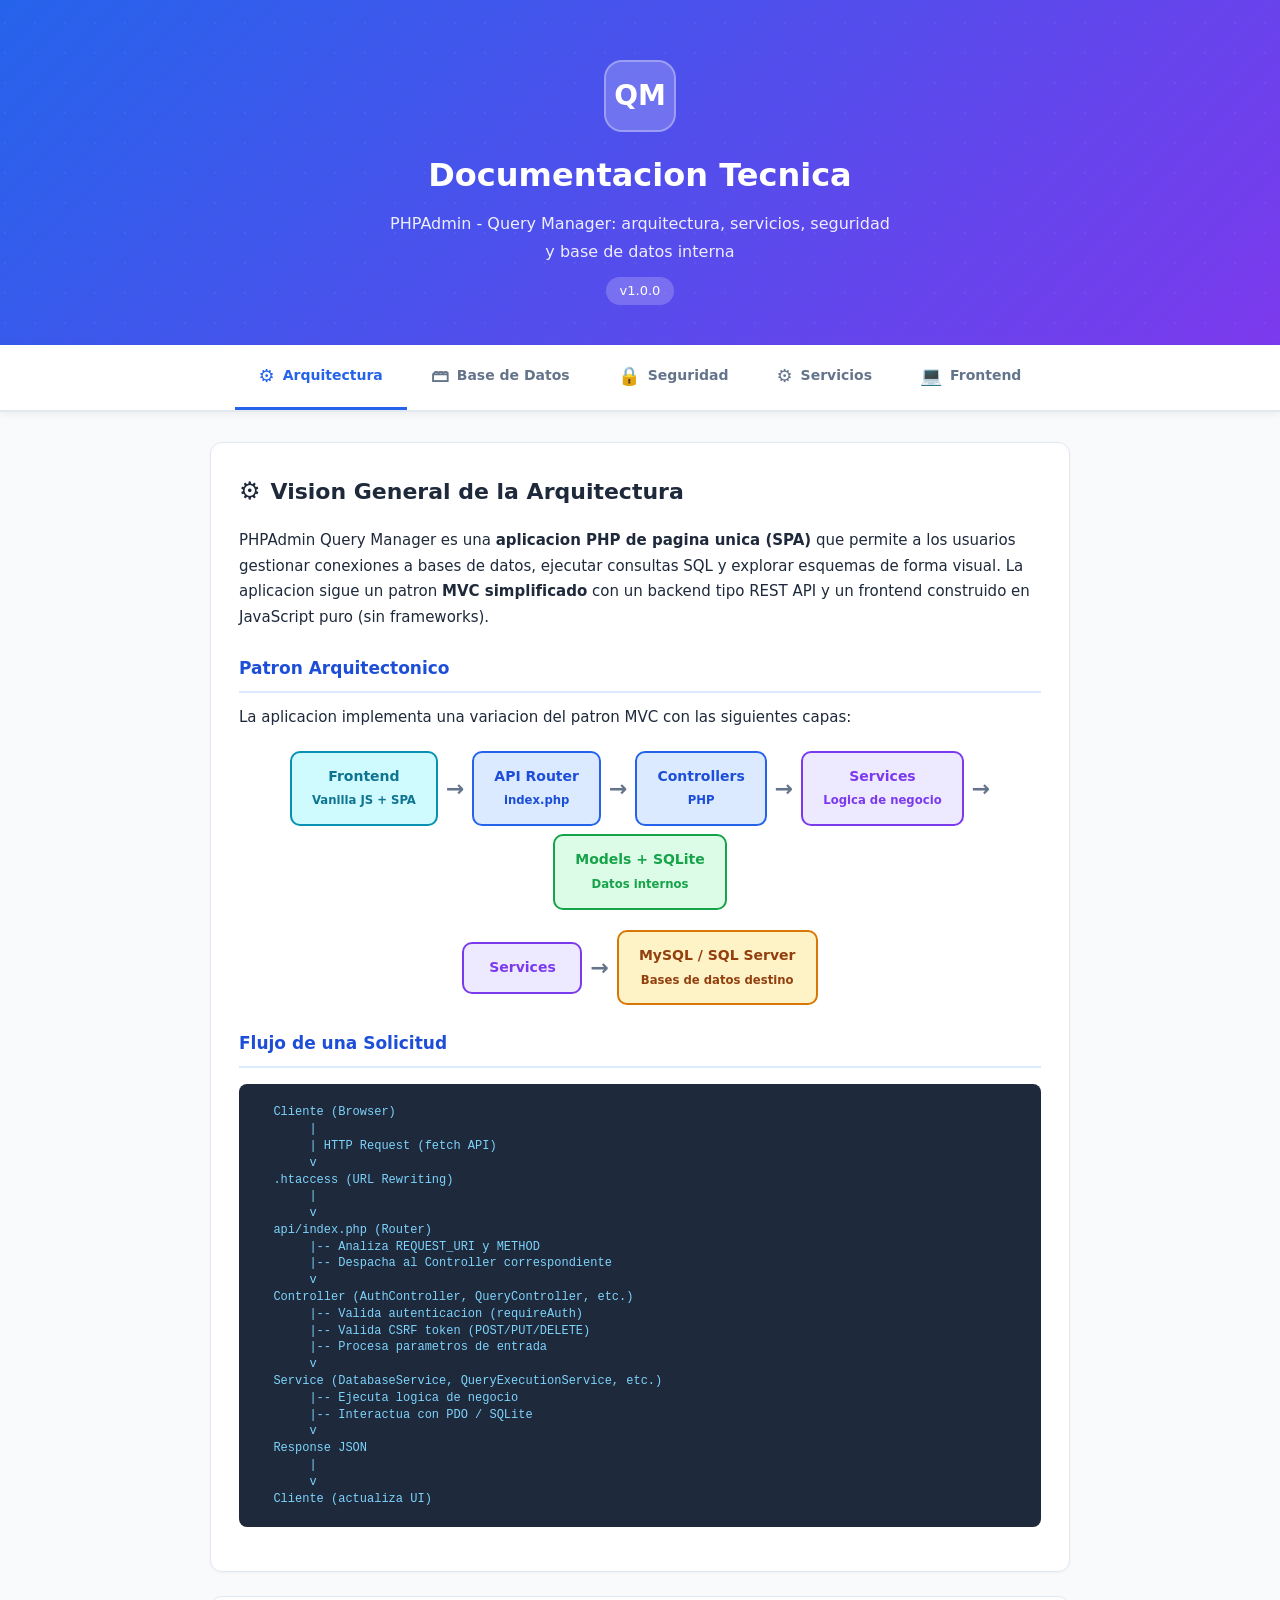
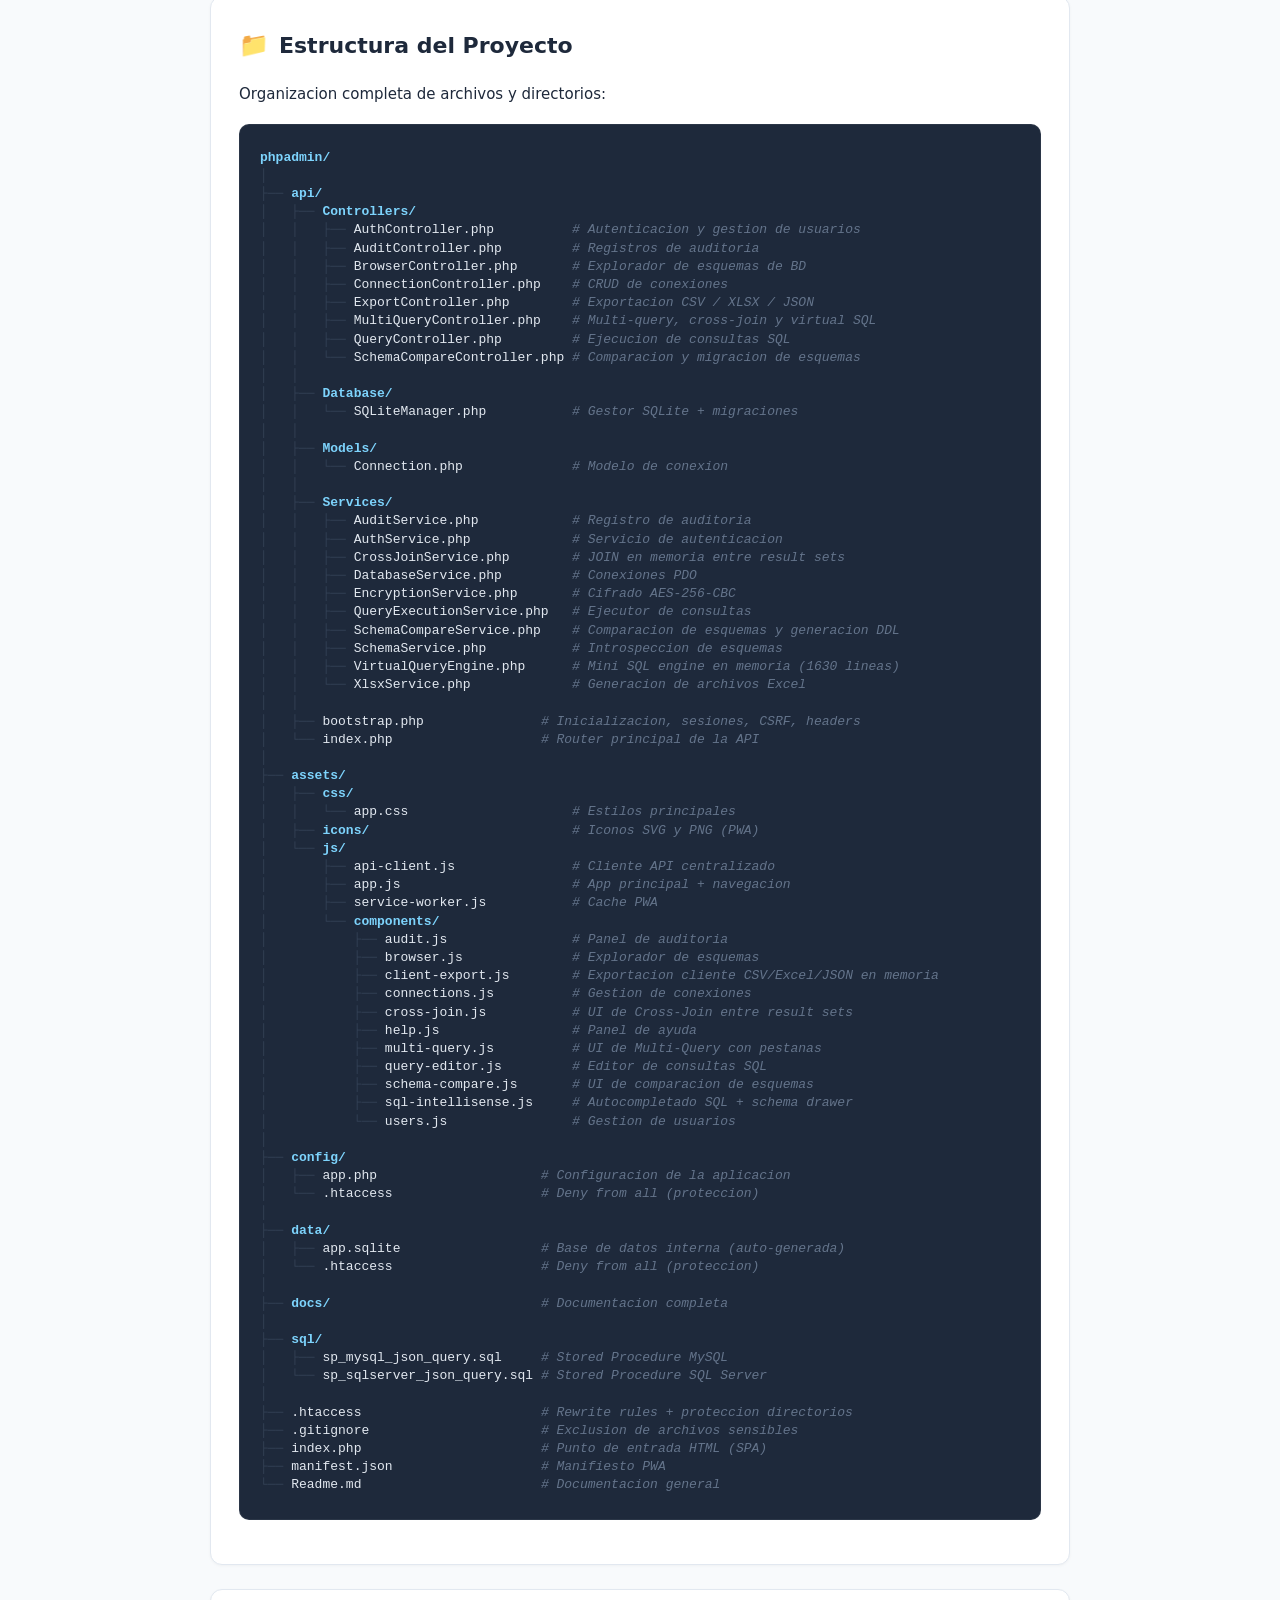
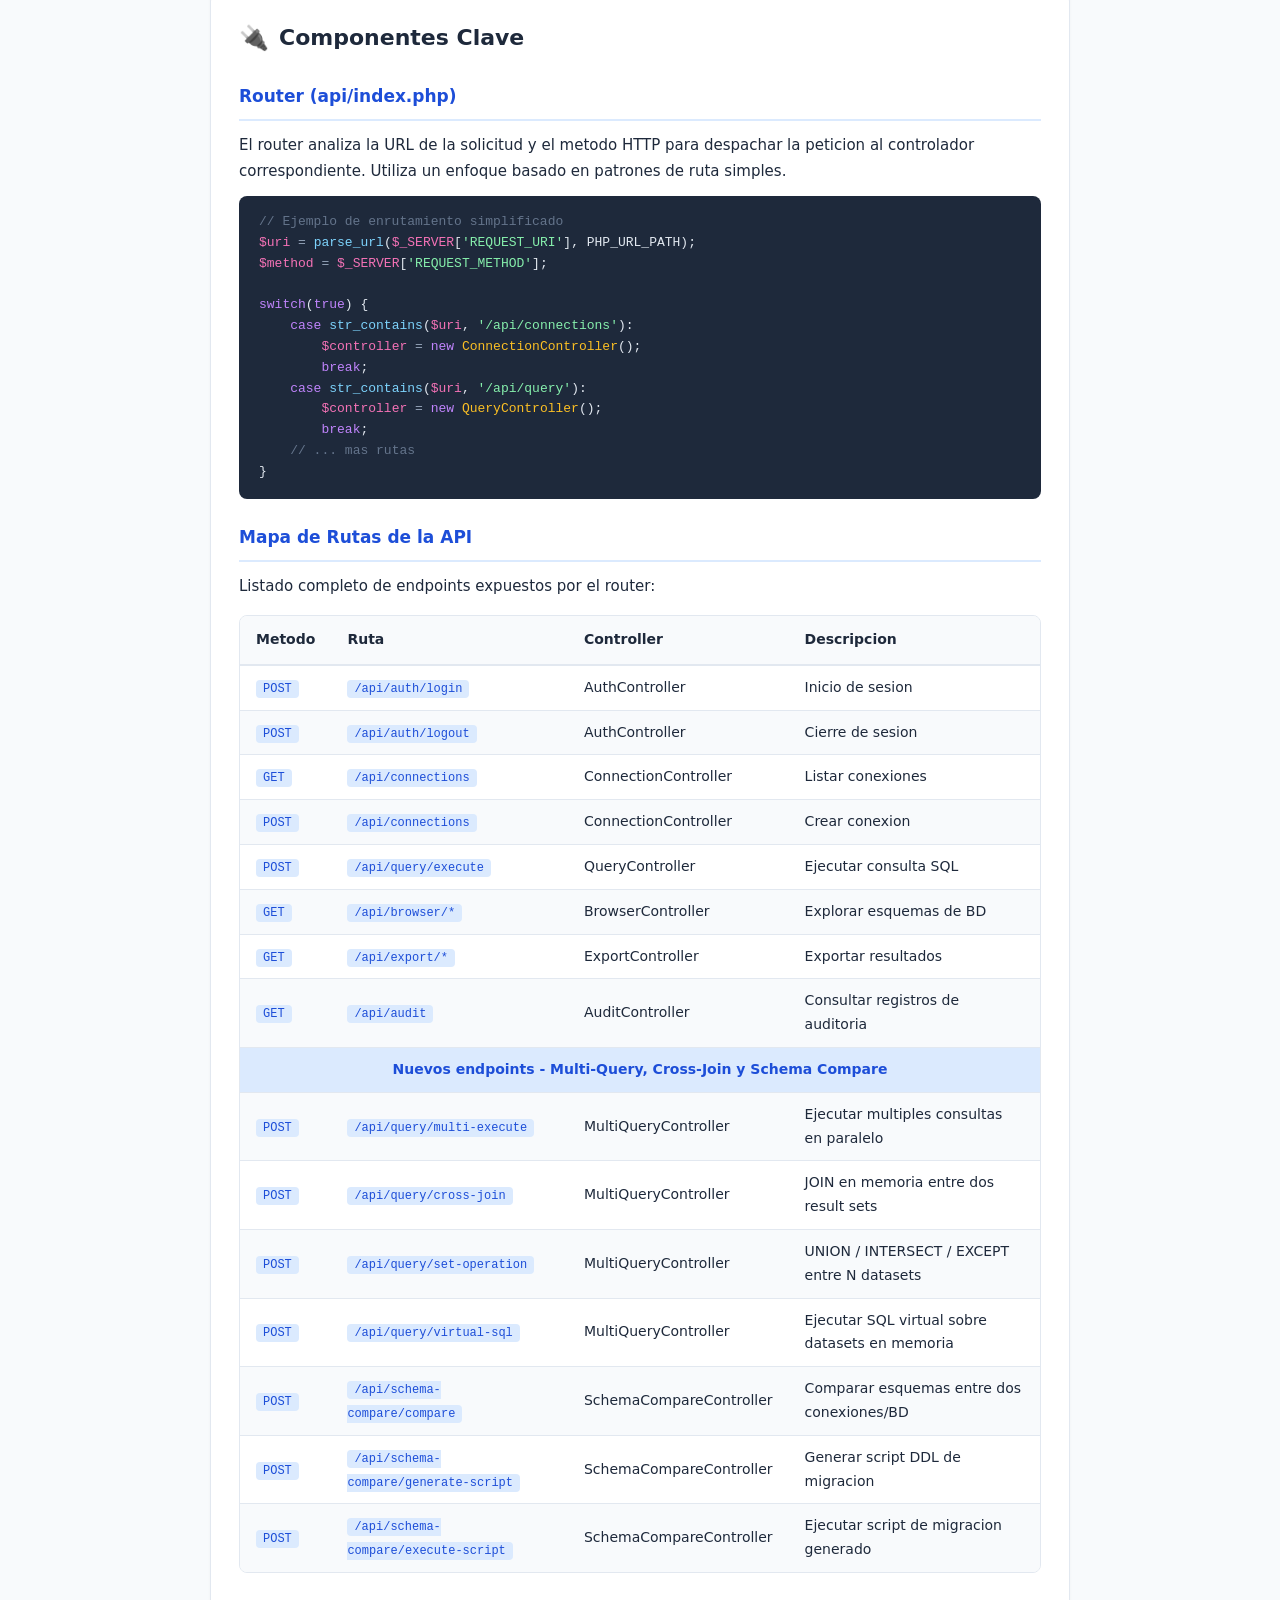
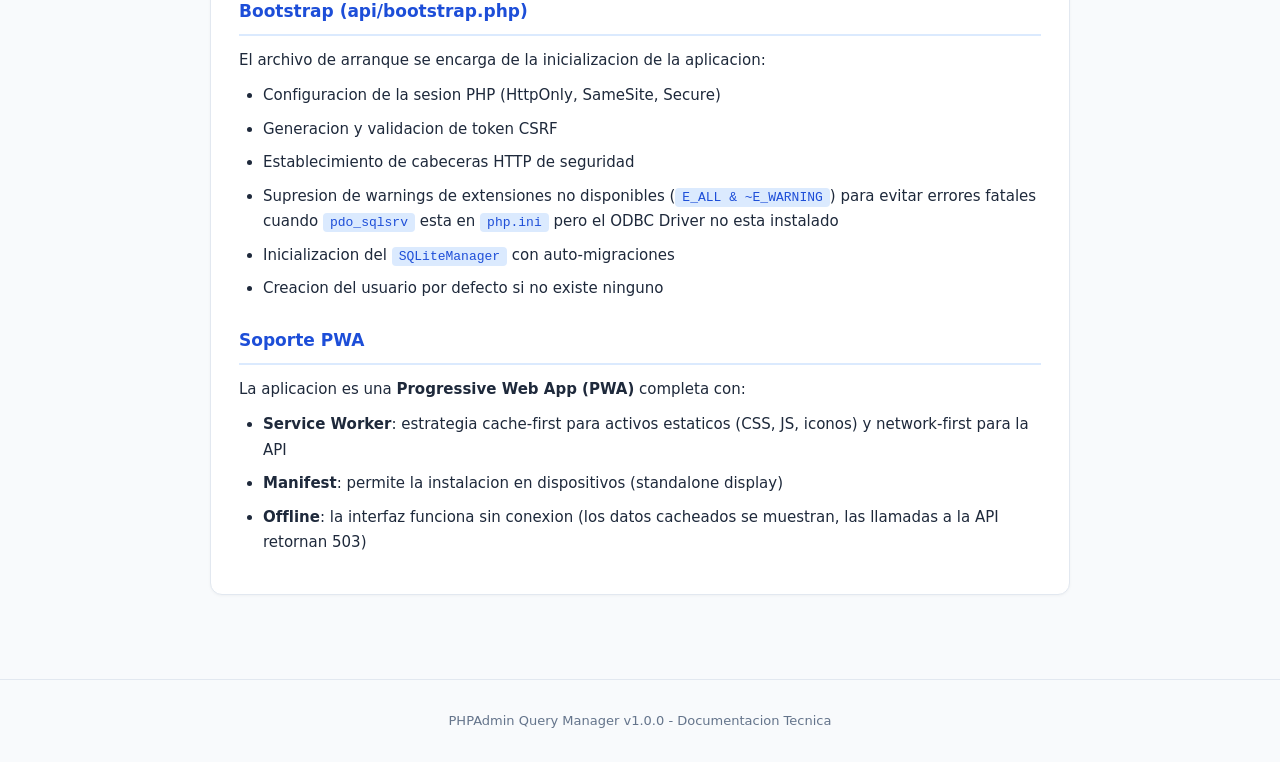
<file: docs/doc-tecnica.html>
<!DOCTYPE html>
<html lang="es">
<head>
    <meta charset="UTF-8">
    <meta name="viewport" content="width=device-width, initial-scale=1.0">
    <title>Query Manager - Documentacion Tecnica</title>
    <style>
        :root {
            --primary: #2563eb;
            --primary-dark: #1d4ed8;
            --primary-light: #dbeafe;
            --bg: #f8fafc;
            --bg-card: #ffffff;
            --bg-code: #1e293b;
            --text: #1e293b;
            --text-light: #64748b;
            --text-code: #e2e8f0;
            --border: #e2e8f0;
            --success: #16a34a;
            --success-bg: #dcfce7;
            --warning: #d97706;
            --warning-bg: #fef3c7;
            --danger: #dc2626;
            --danger-bg: #fee2e2;
            --info: #0891b2;
            --info-bg: #cffafe;
            --accent: #7c3aed;
            --accent-bg: #ede9fe;
        }

        * { margin: 0; padding: 0; box-sizing: border-box; }

        body {
            font-family: 'Segoe UI', system-ui, -apple-system, sans-serif;
            background: var(--bg);
            color: var(--text);
            line-height: 1.7;
            font-size: 15px;
        }

        /* Header */
        .hero {
            background: linear-gradient(135deg, var(--primary) 0%, #7c3aed 100%);
            color: white;
            padding: 60px 20px 40px;
            text-align: center;
            position: relative;
            overflow: hidden;
        }
        .hero::before {
            content: '';
            position: absolute;
            top: -50%;
            left: -50%;
            width: 200%;
            height: 200%;
            background: radial-gradient(circle, rgba(255,255,255,0.05) 1px, transparent 1px);
            background-size: 30px 30px;
        }
        .hero-logo {
            width: 72px;
            height: 72px;
            background: rgba(255,255,255,0.2);
            border-radius: 18px;
            display: flex;
            align-items: center;
            justify-content: center;
            font-size: 28px;
            font-weight: 800;
            margin: 0 auto 16px;
            backdrop-filter: blur(10px);
            border: 2px solid rgba(255,255,255,0.3);
        }
        .hero h1 { font-size: 32px; font-weight: 700; margin-bottom: 8px; position: relative; }
        .hero p { font-size: 16px; opacity: 0.9; position: relative; max-width: 500px; margin: 0 auto; }
        .hero .version {
            display: inline-block;
            background: rgba(255,255,255,0.2);
            padding: 3px 14px;
            border-radius: 20px;
            font-size: 13px;
            margin-top: 12px;
            position: relative;
        }

        /* Navigation */
        .nav-tabs {
            background: var(--bg-card);
            border-bottom: 2px solid var(--border);
            padding: 0 20px;
            display: flex;
            gap: 0;
            overflow-x: auto;
            position: sticky;
            top: 0;
            z-index: 100;
            box-shadow: 0 2px 8px rgba(0,0,0,0.06);
            justify-content: center;
        }
        .nav-tab {
            padding: 16px 24px;
            cursor: pointer;
            font-weight: 600;
            font-size: 14px;
            color: var(--text-light);
            border-bottom: 3px solid transparent;
            transition: all 0.2s;
            white-space: nowrap;
            display: flex;
            align-items: center;
            gap: 8px;
        }
        .nav-tab:hover { color: var(--primary); background: var(--primary-light); }
        .nav-tab.active { color: var(--primary); border-bottom-color: var(--primary); }
        .nav-tab .tab-icon { font-size: 18px; }

        /* Content */
        .container { max-width: 900px; margin: 0 auto; padding: 30px 20px 60px; }
        .section { display: none; }
        .section.active { display: block; }

        /* Cards */
        .card {
            background: var(--bg-card);
            border-radius: 12px;
            border: 1px solid var(--border);
            padding: 28px;
            margin-bottom: 24px;
            box-shadow: 0 1px 3px rgba(0,0,0,0.04);
        }
        .card h2 {
            font-size: 22px;
            margin-bottom: 16px;
            color: var(--text);
            display: flex;
            align-items: center;
            gap: 10px;
        }
        .card h2 .icon { font-size: 24px; }
        .card h3 {
            font-size: 17px;
            margin: 24px 0 12px;
            color: var(--primary-dark);
            padding-bottom: 8px;
            border-bottom: 2px solid var(--primary-light);
        }
        .card h4 {
            font-size: 15px;
            margin: 18px 0 8px;
            color: var(--text);
        }

        /* Code blocks */
        pre {
            background: var(--bg-code);
            color: var(--text-code);
            border-radius: 8px;
            padding: 16px 20px;
            overflow-x: auto;
            font-family: 'Cascadia Code', 'Fira Code', 'Consolas', monospace;
            font-size: 13px;
            line-height: 1.6;
            margin: 12px 0;
            position: relative;
        }
        pre .comment { color: #64748b; }
        pre .keyword { color: #c084fc; }
        pre .function { color: #7dd3fc; }
        pre .string { color: #86efac; }
        pre .type { color: #fbbf24; }
        pre .variable { color: #f472b6; }
        pre .number { color: #fb923c; }
        pre .operator { color: #94a3b8; }
        pre .tag { color: #7dd3fc; }
        pre .attr { color: #fbbf24; }

        code {
            background: var(--primary-light);
            color: var(--primary-dark);
            padding: 2px 7px;
            border-radius: 4px;
            font-family: 'Cascadia Code', 'Fira Code', 'Consolas', monospace;
            font-size: 13px;
        }

        /* Alerts */
        .alert {
            padding: 14px 18px;
            border-radius: 8px;
            margin: 16px 0;
            font-size: 14px;
            display: flex;
            gap: 10px;
            align-items: flex-start;
        }
        .alert-icon { font-size: 18px; flex-shrink: 0; margin-top: 1px; }
        .alert-warning { background: var(--warning-bg); color: #92400e; border-left: 4px solid var(--warning); }
        .alert-danger { background: var(--danger-bg); color: #991b1b; border-left: 4px solid var(--danger); }
        .alert-info { background: var(--info-bg); color: #155e75; border-left: 4px solid var(--info); }
        .alert-success { background: var(--success-bg); color: #166534; border-left: 4px solid var(--success); }

        /* Tables */
        .table-wrapper { overflow-x: auto; margin: 16px 0; border-radius: 8px; border: 1px solid var(--border); }
        table { width: 100%; border-collapse: collapse; font-size: 14px; }
        th {
            background: var(--bg);
            padding: 12px 16px;
            text-align: left;
            font-weight: 600;
            color: var(--text);
            border-bottom: 2px solid var(--border);
            position: sticky;
            top: 0;
        }
        td { padding: 10px 16px; border-bottom: 1px solid var(--border); }
        tr:last-child td { border-bottom: none; }
        tr:nth-child(even) td { background: var(--bg); }
        tr:hover td { background: var(--primary-light); }
        td code { font-size: 12px; }

        /* Diagram */
        .diagram {
            background: var(--bg-code);
            color: #7dd3fc;
            border-radius: 8px;
            padding: 20px;
            font-family: 'Cascadia Code', 'Fira Code', 'Consolas', monospace;
            font-size: 12px;
            line-height: 1.4;
            overflow-x: auto;
            margin: 16px 0;
            white-space: pre;
        }

        /* Lists */
        ol, ul { padding-left: 24px; margin: 10px 0; }
        li { margin-bottom: 8px; }
        li strong { color: var(--text); }

        /* Badge */
        .badge {
            display: inline-block;
            padding: 3px 10px;
            border-radius: 20px;
            font-size: 11px;
            font-weight: 600;
            text-transform: uppercase;
        }
        .badge-success { background: var(--success-bg); color: var(--success); }
        .badge-danger { background: var(--danger-bg); color: var(--danger); }
        .badge-primary { background: var(--primary-light); color: var(--primary); }
        .badge-warning { background: var(--warning-bg); color: var(--warning); }
        .badge-info { background: var(--info-bg); color: var(--info); }
        .badge-accent { background: var(--accent-bg); color: var(--accent); }

        /* Architecture flow boxes */
        .arch-flow {
            display: flex;
            align-items: center;
            justify-content: center;
            gap: 8px;
            flex-wrap: wrap;
            margin: 20px 0;
        }
        .arch-box {
            padding: 12px 20px;
            border-radius: 10px;
            font-weight: 600;
            font-size: 14px;
            text-align: center;
            min-width: 120px;
            border: 2px solid;
        }
        .arch-box.frontend { background: var(--info-bg); color: #0e7490; border-color: var(--info); }
        .arch-box.api { background: var(--primary-light); color: var(--primary-dark); border-color: var(--primary); }
        .arch-box.service { background: var(--accent-bg); color: var(--accent); border-color: var(--accent); }
        .arch-box.data { background: var(--success-bg); color: var(--success); border-color: var(--success); }
        .arch-box.external { background: var(--warning-bg); color: #92400e; border-color: var(--warning); }
        .arch-arrow {
            font-size: 22px;
            color: var(--text-light);
            font-weight: bold;
        }

        /* File tree */
        .file-tree {
            background: var(--bg-code);
            color: var(--text-code);
            border-radius: 10px;
            padding: 24px 20px;
            font-family: 'Cascadia Code', 'Fira Code', 'Consolas', monospace;
            font-size: 13px;
            line-height: 1.4;
            overflow-x: auto;
            margin: 16px 0;
            white-space: pre;
            border: 1px solid rgba(255,255,255,0.06);
        }
        .file-tree .folder { color: #7dd3fc; font-weight: 600; }
        .file-tree .file { color: #e2e8f0; }
        .file-tree .comment { color: #64748b; font-style: italic; }
        .file-tree .tree-line { color: #334155; }
        .file-tree .section-gap { display: block; height: 6px; }

        /* Service card */
        .service-card {
            background: var(--bg-card);
            border-radius: 10px;
            border: 1px solid var(--border);
            padding: 20px;
            margin-bottom: 16px;
            border-left: 4px solid var(--primary);
        }
        .service-card.encryption { border-left-color: var(--danger); }
        .service-card.auth { border-left-color: var(--accent); }
        .service-card.database { border-left-color: var(--success); }
        .service-card.query { border-left-color: var(--info); }
        .service-card.schema { border-left-color: var(--warning); }
        .service-card.audit { border-left-color: #64748b; }
        .service-card.xlsx { border-left-color: #16a34a; }
        .service-card h4 {
            font-size: 16px;
            margin: 0 0 8px;
            display: flex;
            align-items: center;
            gap: 8px;
        }
        .service-card p { font-size: 14px; color: var(--text-light); margin-bottom: 10px; }

        /* Method list */
        .method-list {
            list-style: none;
            padding: 0;
            margin: 10px 0 0;
        }
        .method-list li {
            padding: 6px 0;
            border-bottom: 1px solid var(--border);
            font-size: 13px;
            display: flex;
            align-items: baseline;
            gap: 8px;
        }
        .method-list li:last-child { border-bottom: none; }
        .method-name {
            font-family: 'Cascadia Code', 'Fira Code', 'Consolas', monospace;
            color: var(--primary-dark);
            background: var(--primary-light);
            padding: 1px 6px;
            border-radius: 4px;
            font-size: 12px;
            white-space: nowrap;
        }

        /* Security grid */
        .security-grid {
            display: grid;
            grid-template-columns: 1fr 1fr;
            gap: 16px;
            margin: 16px 0;
        }
        @media (max-width: 700px) {
            .security-grid { grid-template-columns: 1fr; }
            .nav-tab { padding: 12px 16px; font-size: 13px; }
        }
        .security-item {
            background: var(--bg-card);
            border-radius: 10px;
            border: 1px solid var(--border);
            padding: 18px;
            box-shadow: 0 1px 3px rgba(0,0,0,0.04);
        }
        .security-item h4 {
            font-size: 14px;
            margin: 0 0 6px;
            display: flex;
            align-items: center;
            gap: 6px;
        }
        .security-item p { font-size: 13px; color: var(--text-light); margin: 0; }

        /* Footer */
        .footer {
            text-align: center;
            padding: 30px;
            color: var(--text-light);
            font-size: 13px;
            border-top: 1px solid var(--border);
        }

        /* Migration version label */
        .migration-version {
            display: inline-flex;
            align-items: center;
            gap: 6px;
            background: var(--primary-light);
            color: var(--primary-dark);
            padding: 4px 12px;
            border-radius: 6px;
            font-size: 13px;
            font-weight: 600;
            margin-bottom: 12px;
        }
    </style>
</head>
<body>
    <!-- Hero Header -->
    <div class="hero">
        <div class="hero-logo">QM</div>
        <h1>Documentacion Tecnica</h1>
        <p>PHPAdmin - Query Manager: arquitectura, servicios, seguridad y base de datos interna</p>
        <span class="version">v1.0.0</span>
    </div>

    <!-- Navigation Tabs -->
    <div class="nav-tabs">
        <div class="nav-tab active" onclick="showTab('arquitectura')">
            <span class="tab-icon">&#9881;</span> Arquitectura
        </div>
        <div class="nav-tab" onclick="showTab('database')">
            <span class="tab-icon">&#128451;</span> Base de Datos
        </div>
        <div class="nav-tab" onclick="showTab('seguridad')">
            <span class="tab-icon">&#128274;</span> Seguridad
        </div>
        <div class="nav-tab" onclick="showTab('servicios')">
            <span class="tab-icon">&#9881;</span> Servicios
        </div>
        <div class="nav-tab" onclick="showTab('frontend')">
            <span class="tab-icon">&#128187;</span> Frontend
        </div>
    </div>

    <div class="container">
        <!-- ==================== TAB 1: ARQUITECTURA ==================== -->
        <div id="arquitectura" class="section active">
            <div class="card">
                <h2><span class="icon">&#9881;</span> Vision General de la Arquitectura</h2>
                <p>
                    PHPAdmin Query Manager es una <strong>aplicacion PHP de pagina unica (SPA)</strong> que permite a los usuarios
                    gestionar conexiones a bases de datos, ejecutar consultas SQL y explorar esquemas de forma visual.
                    La aplicacion sigue un patron <strong>MVC simplificado</strong> con un backend tipo REST API y un frontend
                    construido en JavaScript puro (sin frameworks).
                </p>

                <h3>Patron Arquitectonico</h3>
                <p>La aplicacion implementa una variacion del patron MVC con las siguientes capas:</p>

                <div class="arch-flow">
                    <div class="arch-box frontend">Frontend<br><small>Vanilla JS + SPA</small></div>
                    <span class="arch-arrow">&#8594;</span>
                    <div class="arch-box api">API Router<br><small>index.php</small></div>
                    <span class="arch-arrow">&#8594;</span>
                    <div class="arch-box api">Controllers<br><small>PHP</small></div>
                    <span class="arch-arrow">&#8594;</span>
                    <div class="arch-box service">Services<br><small>Logica de negocio</small></div>
                    <span class="arch-arrow">&#8594;</span>
                    <div class="arch-box data">Models + SQLite<br><small>Datos internos</small></div>
                </div>

                <div class="arch-flow" style="margin-top: 8px;">
                    <div class="arch-box service">Services</div>
                    <span class="arch-arrow">&#8594;</span>
                    <div class="arch-box external">MySQL / SQL Server<br><small>Bases de datos destino</small></div>
                </div>

                <h3>Flujo de una Solicitud</h3>
                <div class="diagram">  Cliente (Browser)
       |
       | HTTP Request (fetch API)
       v
  .htaccess (URL Rewriting)
       |
       v
  api/index.php (Router)
       |-- Analiza REQUEST_URI y METHOD
       |-- Despacha al Controller correspondiente
       v
  Controller (AuthController, QueryController, etc.)
       |-- Valida autenticacion (requireAuth)
       |-- Valida CSRF token (POST/PUT/DELETE)
       |-- Procesa parametros de entrada
       v
  Service (DatabaseService, QueryExecutionService, etc.)
       |-- Ejecuta logica de negocio
       |-- Interactua con PDO / SQLite
       v
  Response JSON
       |
       v
  Cliente (actualiza UI)</div>
            </div>

            <div class="card">
                <h2><span class="icon">&#128193;</span> Estructura del Proyecto</h2>
                <p>Organizacion completa de archivos y directorios:</p>

                <div class="file-tree"><span class="folder">phpadmin/</span>
<span class="tree-line">&#9474;</span>
<span class="tree-line">&#9500;&#9472;&#9472;</span> <span class="folder">api/</span>
<span class="tree-line">&#9474;   &#9500;&#9472;&#9472;</span> <span class="folder">Controllers/</span>
<span class="tree-line">&#9474;   &#9474;   &#9500;&#9472;&#9472;</span> <span class="file">AuthController.php</span>          <span class="comment"># Autenticacion y gestion de usuarios</span>
<span class="tree-line">&#9474;   &#9474;   &#9500;&#9472;&#9472;</span> <span class="file">AuditController.php</span>         <span class="comment"># Registros de auditoria</span>
<span class="tree-line">&#9474;   &#9474;   &#9500;&#9472;&#9472;</span> <span class="file">BrowserController.php</span>       <span class="comment"># Explorador de esquemas de BD</span>
<span class="tree-line">&#9474;   &#9474;   &#9500;&#9472;&#9472;</span> <span class="file">ConnectionController.php</span>    <span class="comment"># CRUD de conexiones</span>
<span class="tree-line">&#9474;   &#9474;   &#9500;&#9472;&#9472;</span> <span class="file">ExportController.php</span>        <span class="comment"># Exportacion CSV / XLSX / JSON</span>
<span class="tree-line">&#9474;   &#9474;   &#9500;&#9472;&#9472;</span> <span class="file">MultiQueryController.php</span>    <span class="comment"># Multi-query, cross-join y virtual SQL</span>
<span class="tree-line">&#9474;   &#9474;   &#9500;&#9472;&#9472;</span> <span class="file">QueryController.php</span>         <span class="comment"># Ejecucion de consultas SQL</span>
<span class="tree-line">&#9474;   &#9474;   &#9492;&#9472;&#9472;</span> <span class="file">SchemaCompareController.php</span> <span class="comment"># Comparacion y migracion de esquemas</span>
<span class="tree-line">&#9474;   &#9474;</span>
<span class="tree-line">&#9474;   &#9500;&#9472;&#9472;</span> <span class="folder">Database/</span>
<span class="tree-line">&#9474;   &#9474;   &#9492;&#9472;&#9472;</span> <span class="file">SQLiteManager.php</span>           <span class="comment"># Gestor SQLite + migraciones</span>
<span class="tree-line">&#9474;   &#9474;</span>
<span class="tree-line">&#9474;   &#9500;&#9472;&#9472;</span> <span class="folder">Models/</span>
<span class="tree-line">&#9474;   &#9474;   &#9492;&#9472;&#9472;</span> <span class="file">Connection.php</span>              <span class="comment"># Modelo de conexion</span>
<span class="tree-line">&#9474;   &#9474;</span>
<span class="tree-line">&#9474;   &#9500;&#9472;&#9472;</span> <span class="folder">Services/</span>
<span class="tree-line">&#9474;   &#9474;   &#9500;&#9472;&#9472;</span> <span class="file">AuditService.php</span>            <span class="comment"># Registro de auditoria</span>
<span class="tree-line">&#9474;   &#9474;   &#9500;&#9472;&#9472;</span> <span class="file">AuthService.php</span>             <span class="comment"># Servicio de autenticacion</span>
<span class="tree-line">&#9474;   &#9474;   &#9500;&#9472;&#9472;</span> <span class="file">CrossJoinService.php</span>        <span class="comment"># JOIN en memoria entre result sets</span>
<span class="tree-line">&#9474;   &#9474;   &#9500;&#9472;&#9472;</span> <span class="file">DatabaseService.php</span>         <span class="comment"># Conexiones PDO</span>
<span class="tree-line">&#9474;   &#9474;   &#9500;&#9472;&#9472;</span> <span class="file">EncryptionService.php</span>       <span class="comment"># Cifrado AES-256-CBC</span>
<span class="tree-line">&#9474;   &#9474;   &#9500;&#9472;&#9472;</span> <span class="file">QueryExecutionService.php</span>   <span class="comment"># Ejecutor de consultas</span>
<span class="tree-line">&#9474;   &#9474;   &#9500;&#9472;&#9472;</span> <span class="file">SchemaCompareService.php</span>    <span class="comment"># Comparacion de esquemas y generacion DDL</span>
<span class="tree-line">&#9474;   &#9474;   &#9500;&#9472;&#9472;</span> <span class="file">SchemaService.php</span>           <span class="comment"># Introspeccion de esquemas</span>
<span class="tree-line">&#9474;   &#9474;   &#9500;&#9472;&#9472;</span> <span class="file">VirtualQueryEngine.php</span>      <span class="comment"># Mini SQL engine en memoria (1630 lineas)</span>
<span class="tree-line">&#9474;   &#9474;   &#9492;&#9472;&#9472;</span> <span class="file">XlsxService.php</span>             <span class="comment"># Generacion de archivos Excel</span>
<span class="tree-line">&#9474;   &#9474;</span>
<span class="tree-line">&#9474;   &#9500;&#9472;&#9472;</span> <span class="file">bootstrap.php</span>               <span class="comment"># Inicializacion, sesiones, CSRF, headers</span>
<span class="tree-line">&#9474;   &#9492;&#9472;&#9472;</span> <span class="file">index.php</span>                   <span class="comment"># Router principal de la API</span>
<span class="tree-line">&#9474;</span>
<span class="tree-line">&#9500;&#9472;&#9472;</span> <span class="folder">assets/</span>
<span class="tree-line">&#9474;   &#9500;&#9472;&#9472;</span> <span class="folder">css/</span>
<span class="tree-line">&#9474;   &#9474;   &#9492;&#9472;&#9472;</span> <span class="file">app.css</span>                     <span class="comment"># Estilos principales</span>
<span class="tree-line">&#9474;   &#9500;&#9472;&#9472;</span> <span class="folder">icons/</span>                          <span class="comment"># Iconos SVG y PNG (PWA)</span>
<span class="tree-line">&#9474;   &#9492;&#9472;&#9472;</span> <span class="folder">js/</span>
<span class="tree-line">&#9474;       &#9500;&#9472;&#9472;</span> <span class="file">api-client.js</span>               <span class="comment"># Cliente API centralizado</span>
<span class="tree-line">&#9474;       &#9500;&#9472;&#9472;</span> <span class="file">app.js</span>                      <span class="comment"># App principal + navegacion</span>
<span class="tree-line">&#9474;       &#9500;&#9472;&#9472;</span> <span class="file">service-worker.js</span>           <span class="comment"># Cache PWA</span>
<span class="tree-line">&#9474;       &#9492;&#9472;&#9472;</span> <span class="folder">components/</span>
<span class="tree-line">&#9474;           &#9500;&#9472;&#9472;</span> <span class="file">audit.js</span>                <span class="comment"># Panel de auditoria</span>
<span class="tree-line">&#9474;           &#9500;&#9472;&#9472;</span> <span class="file">browser.js</span>              <span class="comment"># Explorador de esquemas</span>
<span class="tree-line">&#9474;           &#9500;&#9472;&#9472;</span> <span class="file">client-export.js</span>        <span class="comment"># Exportacion cliente CSV/Excel/JSON en memoria</span>
<span class="tree-line">&#9474;           &#9500;&#9472;&#9472;</span> <span class="file">connections.js</span>          <span class="comment"># Gestion de conexiones</span>
<span class="tree-line">&#9474;           &#9500;&#9472;&#9472;</span> <span class="file">cross-join.js</span>           <span class="comment"># UI de Cross-Join entre result sets</span>
<span class="tree-line">&#9474;           &#9500;&#9472;&#9472;</span> <span class="file">help.js</span>                 <span class="comment"># Panel de ayuda</span>
<span class="tree-line">&#9474;           &#9500;&#9472;&#9472;</span> <span class="file">multi-query.js</span>          <span class="comment"># UI de Multi-Query con pestanas</span>
<span class="tree-line">&#9474;           &#9500;&#9472;&#9472;</span> <span class="file">query-editor.js</span>         <span class="comment"># Editor de consultas SQL</span>
<span class="tree-line">&#9474;           &#9500;&#9472;&#9472;</span> <span class="file">schema-compare.js</span>       <span class="comment"># UI de comparacion de esquemas</span>
<span class="tree-line">&#9474;           &#9500;&#9472;&#9472;</span> <span class="file">sql-intellisense.js</span>     <span class="comment"># Autocompletado SQL + schema drawer</span>
<span class="tree-line">&#9474;           &#9492;&#9472;&#9472;</span> <span class="file">users.js</span>                <span class="comment"># Gestion de usuarios</span>
<span class="tree-line">&#9474;</span>
<span class="tree-line">&#9500;&#9472;&#9472;</span> <span class="folder">config/</span>
<span class="tree-line">&#9474;   &#9500;&#9472;&#9472;</span> <span class="file">app.php</span>                     <span class="comment"># Configuracion de la aplicacion</span>
<span class="tree-line">&#9474;   &#9492;&#9472;&#9472;</span> <span class="file">.htaccess</span>                   <span class="comment"># Deny from all (proteccion)</span>
<span class="tree-line">&#9474;</span>
<span class="tree-line">&#9500;&#9472;&#9472;</span> <span class="folder">data/</span>
<span class="tree-line">&#9474;   &#9500;&#9472;&#9472;</span> <span class="file">app.sqlite</span>                  <span class="comment"># Base de datos interna (auto-generada)</span>
<span class="tree-line">&#9474;   &#9492;&#9472;&#9472;</span> <span class="file">.htaccess</span>                   <span class="comment"># Deny from all (proteccion)</span>
<span class="tree-line">&#9474;</span>
<span class="tree-line">&#9500;&#9472;&#9472;</span> <span class="folder">docs/</span>                           <span class="comment"># Documentacion completa</span>
<span class="tree-line">&#9474;</span>
<span class="tree-line">&#9500;&#9472;&#9472;</span> <span class="folder">sql/</span>
<span class="tree-line">&#9474;   &#9500;&#9472;&#9472;</span> <span class="file">sp_mysql_json_query.sql</span>     <span class="comment"># Stored Procedure MySQL</span>
<span class="tree-line">&#9474;   &#9492;&#9472;&#9472;</span> <span class="file">sp_sqlserver_json_query.sql</span> <span class="comment"># Stored Procedure SQL Server</span>
<span class="tree-line">&#9474;</span>
<span class="tree-line">&#9500;&#9472;&#9472;</span> <span class="file">.htaccess</span>                       <span class="comment"># Rewrite rules + proteccion directorios</span>
<span class="tree-line">&#9500;&#9472;&#9472;</span> <span class="file">.gitignore</span>                      <span class="comment"># Exclusion de archivos sensibles</span>
<span class="tree-line">&#9500;&#9472;&#9472;</span> <span class="file">index.php</span>                       <span class="comment"># Punto de entrada HTML (SPA)</span>
<span class="tree-line">&#9500;&#9472;&#9472;</span> <span class="file">manifest.json</span>                   <span class="comment"># Manifiesto PWA</span>
<span class="tree-line">&#9492;&#9472;&#9472;</span> <span class="file">Readme.md</span>                       <span class="comment"># Documentacion general</span></div>
            </div>

            <div class="card">
                <h2><span class="icon">&#128268;</span> Componentes Clave</h2>

                <h3>Router (api/index.php)</h3>
                <p>
                    El router analiza la URL de la solicitud y el metodo HTTP para despachar la peticion
                    al controlador correspondiente. Utiliza un enfoque basado en patrones de ruta simples.
                </p>
                <pre><span class="comment">// Ejemplo de enrutamiento simplificado</span>
<span class="variable">$uri</span> <span class="operator">=</span> <span class="function">parse_url</span>(<span class="variable">$_SERVER</span>[<span class="string">'REQUEST_URI'</span>], PHP_URL_PATH);
<span class="variable">$method</span> <span class="operator">=</span> <span class="variable">$_SERVER</span>[<span class="string">'REQUEST_METHOD'</span>];

<span class="keyword">switch</span>(<span class="keyword">true</span>) {
    <span class="keyword">case</span> <span class="function">str_contains</span>(<span class="variable">$uri</span>, <span class="string">'/api/connections'</span>):
        <span class="variable">$controller</span> <span class="operator">=</span> <span class="keyword">new</span> <span class="type">ConnectionController</span>();
        <span class="keyword">break</span>;
    <span class="keyword">case</span> <span class="function">str_contains</span>(<span class="variable">$uri</span>, <span class="string">'/api/query'</span>):
        <span class="variable">$controller</span> <span class="operator">=</span> <span class="keyword">new</span> <span class="type">QueryController</span>();
        <span class="keyword">break</span>;
    <span class="comment">// ... mas rutas</span>
}</pre>

                <h3>Mapa de Rutas de la API</h3>
                <p>Listado completo de endpoints expuestos por el router:</p>
                <div class="table-wrapper">
                    <table>
                        <thead>
                            <tr><th>Metodo</th><th>Ruta</th><th>Controller</th><th>Descripcion</th></tr>
                        </thead>
                        <tbody>
                            <tr><td><code>POST</code></td><td><code>/api/auth/login</code></td><td>AuthController</td><td>Inicio de sesion</td></tr>
                            <tr><td><code>POST</code></td><td><code>/api/auth/logout</code></td><td>AuthController</td><td>Cierre de sesion</td></tr>
                            <tr><td><code>GET</code></td><td><code>/api/connections</code></td><td>ConnectionController</td><td>Listar conexiones</td></tr>
                            <tr><td><code>POST</code></td><td><code>/api/connections</code></td><td>ConnectionController</td><td>Crear conexion</td></tr>
                            <tr><td><code>POST</code></td><td><code>/api/query/execute</code></td><td>QueryController</td><td>Ejecutar consulta SQL</td></tr>
                            <tr><td><code>GET</code></td><td><code>/api/browser/*</code></td><td>BrowserController</td><td>Explorar esquemas de BD</td></tr>
                            <tr><td><code>GET</code></td><td><code>/api/export/*</code></td><td>ExportController</td><td>Exportar resultados</td></tr>
                            <tr><td><code>GET</code></td><td><code>/api/audit</code></td><td>AuditController</td><td>Consultar registros de auditoria</td></tr>
                            <tr>
                                <td colspan="4" style="background: var(--primary-light); font-weight: 600; color: var(--primary-dark); text-align: center;">
                                    Nuevos endpoints - Multi-Query, Cross-Join y Schema Compare
                                </td>
                            </tr>
                            <tr><td><code>POST</code></td><td><code>/api/query/multi-execute</code></td><td>MultiQueryController</td><td>Ejecutar multiples consultas en paralelo</td></tr>
                            <tr><td><code>POST</code></td><td><code>/api/query/cross-join</code></td><td>MultiQueryController</td><td>JOIN en memoria entre dos result sets</td></tr>
                            <tr><td><code>POST</code></td><td><code>/api/query/set-operation</code></td><td>MultiQueryController</td><td>UNION / INTERSECT / EXCEPT entre N datasets</td></tr>
                            <tr><td><code>POST</code></td><td><code>/api/query/virtual-sql</code></td><td>MultiQueryController</td><td>Ejecutar SQL virtual sobre datasets en memoria</td></tr>
                            <tr><td><code>POST</code></td><td><code>/api/schema-compare/compare</code></td><td>SchemaCompareController</td><td>Comparar esquemas entre dos conexiones/BD</td></tr>
                            <tr><td><code>POST</code></td><td><code>/api/schema-compare/generate-script</code></td><td>SchemaCompareController</td><td>Generar script DDL de migracion</td></tr>
                            <tr><td><code>POST</code></td><td><code>/api/schema-compare/execute-script</code></td><td>SchemaCompareController</td><td>Ejecutar script de migracion generado</td></tr>
                        </tbody>
                    </table>
                </div>

                <h3>Bootstrap (api/bootstrap.php)</h3>
                <p>
                    El archivo de arranque se encarga de la inicializacion de la aplicacion:
                </p>
                <ul>
                    <li>Configuracion de la sesion PHP (HttpOnly, SameSite, Secure)</li>
                    <li>Generacion y validacion de token CSRF</li>
                    <li>Establecimiento de cabeceras HTTP de seguridad</li>
                    <li>Supresion de warnings de extensiones no disponibles (<code>E_ALL &amp; ~E_WARNING</code>) para evitar errores fatales cuando <code>pdo_sqlsrv</code> esta en <code>php.ini</code> pero el ODBC Driver no esta instalado</li>
                    <li>Inicializacion del <code>SQLiteManager</code> con auto-migraciones</li>
                    <li>Creacion del usuario por defecto si no existe ninguno</li>
                </ul>

                <h3>Soporte PWA</h3>
                <p>
                    La aplicacion es una <strong>Progressive Web App (PWA)</strong> completa con:
                </p>
                <ul>
                    <li><strong>Service Worker</strong>: estrategia cache-first para activos estaticos (CSS, JS, iconos) y network-first para la API</li>
                    <li><strong>Manifest</strong>: permite la instalacion en dispositivos (standalone display)</li>
                    <li><strong>Offline</strong>: la interfaz funciona sin conexion (los datos cacheados se muestran, las llamadas a la API retornan 503)</li>
                </ul>
            </div>
        </div>

        <!-- ==================== TAB 2: BASE DE DATOS ==================== -->
        <div id="database" class="section">
            <div class="card">
                <h2><span class="icon">&#128451;</span> Base de Datos Interna (SQLite)</h2>
                <p>
                    La aplicacion utiliza <strong>SQLite</strong> como base de datos interna para almacenar la configuracion,
                    conexiones, usuarios y registros de auditoria. El archivo se ubica en <code>data/app.sqlite</code>.
                </p>

                <div class="alert alert-info">
                    <span class="alert-icon">&#8505;</span>
                    <div>
                        <strong>Nota:</strong> SQLite es la base de datos <em>interna</em> de la aplicacion.
                        Las bases de datos destino (MySQL, SQL Server) se configuran como conexiones externas
                        y se acceden mediante PDO.
                    </div>
                </div>

                <h3>Sistema de Auto-Migraciones</h3>
                <p>
                    El <code>SQLiteManager</code> implementa un sistema de migraciones automaticas basado en versiones.
                    Al iniciar la aplicacion, verifica la <code>schema_version</code> (via <code>PRAGMA user_version</code>)
                    y ejecuta las migraciones pendientes de forma secuencial.
                </p>
                <pre><span class="comment">// Logica de migracion simplificada</span>
<span class="variable">$currentVersion</span> <span class="operator">=</span> <span class="variable">$db</span><span class="operator">-></span><span class="function">query</span>(<span class="string">'PRAGMA user_version'</span>)<span class="operator">-></span><span class="function">fetchColumn</span>();
<span class="variable">$migrations</span> <span class="operator">=</span> [<span class="number">1</span> <span class="operator">=></span> <span class="string">'migrateV1'</span>, <span class="number">2</span> <span class="operator">=></span> <span class="string">'migrateV2'</span>, <span class="comment">/* ... */</span>];

<span class="keyword">foreach</span> (<span class="variable">$migrations</span> <span class="keyword">as</span> <span class="variable">$version</span> <span class="operator">=></span> <span class="variable">$method</span>) {
    <span class="keyword">if</span> (<span class="variable">$version</span> <span class="operator">></span> <span class="variable">$currentVersion</span>) {
        <span class="variable">$this</span><span class="operator">-></span><span class="variable">$method</span>(<span class="variable">$db</span>);
        <span class="variable">$db</span><span class="operator">-></span><span class="function">exec</span>(<span class="string">"PRAGMA user_version = <span class="variable">$version</span>"</span>);
    }
}</pre>
            </div>

            <!-- Migration V1 -->
            <div class="card">
                <div class="migration-version">&#128204; Migracion V1 - Esquema inicial</div>

                <h3>Tabla: connections</h3>
                <p>Almacena las configuraciones de conexion a bases de datos externas.</p>
                <div class="table-wrapper">
                    <table>
                        <thead>
                            <tr><th>Columna</th><th>Tipo</th><th>Descripcion</th></tr>
                        </thead>
                        <tbody>
                            <tr><td><code>id</code></td><td>INTEGER PK AUTOINCREMENT</td><td>Identificador unico</td></tr>
                            <tr><td><code>name</code></td><td>TEXT NOT NULL UNIQUE</td><td>Nombre descriptivo de la conexion</td></tr>
                            <tr><td><code>driver</code></td><td>TEXT NOT NULL</td><td>Driver PDO: <code>mysql</code> o <code>sqlsrv</code></td></tr>
                            <tr><td><code>host</code></td><td>TEXT NOT NULL</td><td>Servidor de la base de datos</td></tr>
                            <tr><td><code>port</code></td><td>INTEGER</td><td>Puerto (3306 MySQL, 1433 SQL Server)</td></tr>
                            <tr><td><code>database_name</code></td><td>TEXT</td><td>Nombre de la base de datos por defecto</td></tr>
                            <tr><td><code>username</code></td><td>TEXT NOT NULL</td><td>Usuario de la base de datos</td></tr>
                            <tr><td><code>password_encrypted</code></td><td>TEXT</td><td>Contrasena cifrada con AES-256-CBC</td></tr>
                            <tr><td><code>charset</code></td><td>TEXT DEFAULT 'utf8mb4'</td><td>Juego de caracteres</td></tr>
                            <tr><td><code>sp_name</code></td><td>TEXT</td><td>Nombre del stored procedure para consultas JSON</td></tr>
                            <tr><td><code>options_json</code></td><td>TEXT</td><td>Opciones adicionales en formato JSON</td></tr>
                            <tr><td><code>is_active</code></td><td>INTEGER DEFAULT 1</td><td>Estado activo/inactivo</td></tr>
                            <tr><td><code>created_at</code></td><td>DATETIME</td><td>Fecha de creacion</td></tr>
                            <tr><td><code>updated_at</code></td><td>DATETIME</td><td>Ultima actualizacion</td></tr>
                        </tbody>
                    </table>
                </div>

                <h3>Tabla: audit_logs</h3>
                <p>Registra cada consulta ejecutada contra las bases de datos destino.</p>
                <div class="table-wrapper">
                    <table>
                        <thead>
                            <tr><th>Columna</th><th>Tipo</th><th>Descripcion</th></tr>
                        </thead>
                        <tbody>
                            <tr><td><code>id</code></td><td>INTEGER PK AUTOINCREMENT</td><td>Identificador unico</td></tr>
                            <tr><td><code>connection_id</code></td><td>INTEGER</td><td>ID de la conexion utilizada</td></tr>
                            <tr><td><code>connection_name</code></td><td>TEXT</td><td>Nombre de la conexion (desnormalizado)</td></tr>
                            <tr><td><code>database_name</code></td><td>TEXT</td><td>Base de datos consultada</td></tr>
                            <tr><td><code>query_text</code></td><td>TEXT</td><td>Texto completo de la consulta SQL</td></tr>
                            <tr><td><code>execution_mode</code></td><td>TEXT</td><td>Modo: <code>direct</code> o <code>stored_procedure</code></td></tr>
                            <tr><td><code>execution_time_ms</code></td><td>REAL</td><td>Tiempo de ejecucion en milisegundos</td></tr>
                            <tr><td><code>row_count</code></td><td>INTEGER</td><td>Numero de filas retornadas</td></tr>
                            <tr><td><code>status</code></td><td>TEXT</td><td><code>success</code> o <code>error</code></td></tr>
                            <tr><td><code>error_message</code></td><td>TEXT</td><td>Mensaje de error (si aplica)</td></tr>
                            <tr><td><code>user_ip</code></td><td>TEXT</td><td>Direccion IP del usuario</td></tr>
                            <tr><td><code>executed_at</code></td><td>DATETIME</td><td>Momento de ejecucion</td></tr>
                        </tbody>
                    </table>
                </div>

                <h4>Indices creados en V1:</h4>
                <pre><span class="keyword">CREATE INDEX</span> idx_audit_connection <span class="keyword">ON</span> audit_logs(connection_id);
<span class="keyword">CREATE INDEX</span> idx_audit_executed_at <span class="keyword">ON</span> audit_logs(executed_at);
<span class="keyword">CREATE INDEX</span> idx_audit_status <span class="keyword">ON</span> audit_logs(status);</pre>
            </div>

            <!-- Migration V2 -->
            <div class="card">
                <div class="migration-version">&#128204; Migracion V2 - Consultas guardadas</div>
                <h3>Tabla: saved_queries</h3>
                <p>Permite a los usuarios guardar consultas SQL frecuentes para su reutilizacion.</p>
                <div class="alert alert-info">
                    <span class="alert-icon">&#8505;</span>
                    <div>Esta tabla almacena consultas favoritas y reutilizables asociadas a conexiones especificas.</div>
                </div>
            </div>

            <!-- Migration V3 -->
            <div class="card">
                <div class="migration-version">&#128204; Migracion V3 - Favoritos en auditoria</div>
                <h3>Columna: audit_logs.is_favorite</h3>
                <p>Agrega la posibilidad de marcar registros de auditoria como favoritos para referencia rapida.</p>
                <pre><span class="keyword">ALTER TABLE</span> audit_logs <span class="keyword">ADD COLUMN</span> is_favorite <span class="type">INTEGER</span> <span class="keyword">DEFAULT</span> <span class="number">0</span>;
<span class="keyword">CREATE INDEX</span> idx_audit_favorite <span class="keyword">ON</span> audit_logs(is_favorite);</pre>
            </div>

            <!-- Migration V4 -->
            <div class="card">
                <div class="migration-version">&#128204; Migracion V4 - Sistema de usuarios</div>
                <h3>Tabla: users</h3>
                <p>Sistema de usuarios con roles y control de acceso.</p>
                <div class="table-wrapper">
                    <table>
                        <thead>
                            <tr><th>Columna</th><th>Tipo</th><th>Descripcion</th></tr>
                        </thead>
                        <tbody>
                            <tr><td><code>id</code></td><td>INTEGER PK AUTOINCREMENT</td><td>Identificador unico</td></tr>
                            <tr><td><code>username</code></td><td>TEXT NOT NULL UNIQUE</td><td>Nombre de usuario</td></tr>
                            <tr><td><code>password_hash</code></td><td>TEXT NOT NULL</td><td>Hash bcrypt de la contrasena</td></tr>
                            <tr><td><code>full_name</code></td><td>TEXT</td><td>Nombre completo del usuario</td></tr>
                            <tr><td><code>role</code></td><td>TEXT DEFAULT 'user'</td><td>Rol: <code>admin</code> o <code>user</code></td></tr>
                            <tr><td><code>is_active</code></td><td>INTEGER DEFAULT 1</td><td>Estado activo/inactivo</td></tr>
                            <tr><td><code>must_change_password</code></td><td>INTEGER DEFAULT 0</td><td>Fuerza cambio en el proximo login</td></tr>
                            <tr><td><code>last_login</code></td><td>DATETIME</td><td>Ultimo inicio de sesion</td></tr>
                            <tr><td><code>created_at</code></td><td>DATETIME</td><td>Fecha de creacion</td></tr>
                            <tr><td><code>updated_at</code></td><td>DATETIME</td><td>Ultima actualizacion</td></tr>
                        </tbody>
                    </table>
                </div>
            </div>

            <!-- Migration V5 -->
            <div class="card">
                <div class="migration-version">&#128204; Migracion V5 - Actualizacion de esquema</div>
                <h3>ALTER TABLE para bases de datos existentes</h3>
                <p>
                    Esta migracion garantiza que bases de datos creadas antes de la V4 reciban la columna
                    <code>must_change_password</code> correctamente. Aplica <code>ALTER TABLE</code> solo si
                    la columna no existe previamente.
                </p>
                <pre><span class="comment">-- Solo se ejecuta si la columna no existe</span>
<span class="keyword">ALTER TABLE</span> users <span class="keyword">ADD COLUMN</span> must_change_password <span class="type">INTEGER</span> <span class="keyword">DEFAULT</span> <span class="number">0</span>;</pre>
                <div class="alert alert-warning">
                    <span class="alert-icon">&#9888;</span>
                    <div>
                        <strong>Importante:</strong> El SQLiteManager verifica la existencia de la columna antes de ejecutar
                        el ALTER TABLE para evitar errores en bases de datos que ya fueron creadas con la V4.
                    </div>
                </div>
            </div>

            <!-- Encryption & Passwords -->
            <div class="card">
                <h2><span class="icon">&#128272;</span> Almacenamiento de Credenciales</h2>

                <h3>Contrasenas de Conexiones (AES-256-CBC)</h3>
                <p>
                    Las contrasenas de las conexiones a bases de datos externas se almacenan cifradas usando
                    <strong>AES-256-CBC</strong> a traves del <code>EncryptionService</code>. El valor cifrado
                    incluye el vector de inicializacion (IV) concatenado con el texto cifrado, codificado en Base64.
                </p>

                <h3>Contrasenas de Usuarios (bcrypt)</h3>
                <p>
                    Las contrasenas de los usuarios del sistema se almacenan como hashes irreversibles usando
                    <strong>PASSWORD_BCRYPT</strong> de PHP con costo por defecto. Se verifican con
                    <code>password_verify()</code>.
                </p>

                <div class="diagram">Conexiones BD Externas          Usuarios del Sistema
   |                                   |
   v                                   v
AES-256-CBC (reversible)        bcrypt (irreversible)
   |                                   |
   v                                   v
password_encrypted              password_hash
(se descifra para conectar)     (se verifica con password_verify)</div>
            </div>
        </div>

        <!-- ==================== TAB 3: SEGURIDAD ==================== -->
        <div id="seguridad" class="section">
            <div class="card">
                <h2><span class="icon">&#128274;</span> Mecanismos de Seguridad</h2>
                <p>
                    PHPAdmin Query Manager implementa multiples capas de seguridad para proteger
                    los datos y las operaciones de la aplicacion.
                </p>
            </div>

            <!-- Authentication -->
            <div class="card">
                <h3>Autenticacion Basada en Sesiones</h3>
                <p>
                    La autenticacion utiliza sesiones nativas de PHP con las siguientes configuraciones de seguridad:
                </p>
                <ul>
                    <li><strong>HttpOnly</strong>: la cookie de sesion no es accesible desde JavaScript</li>
                    <li><strong>SameSite=Strict</strong>: previene envio de cookies en solicitudes cross-site</li>
                    <li><strong>Secure</strong>: solo se envia por HTTPS (cuando esta habilitado)</li>
                    <li><strong>Strict mode</strong>: PHP solo acepta IDs de sesion generados por el servidor</li>
                </ul>
                <pre><span class="function">session_set_cookie_params</span>([
    <span class="string">'httponly'</span>  <span class="operator">=></span> <span class="keyword">true</span>,
    <span class="string">'samesite'</span> <span class="operator">=></span> <span class="string">'Strict'</span>,
    <span class="string">'secure'</span>   <span class="operator">=></span> <span class="variable">$isHttps</span>,
]);
<span class="function">ini_set</span>(<span class="string">'session.use_strict_mode'</span>, <span class="number">1</span>);</pre>

                <h3>Hashing de Contrasenas</h3>
                <p>
                    Las contrasenas de usuario se hashean con <strong>bcrypt</strong> (<code>PASSWORD_BCRYPT</code>),
                    el algoritmo recomendado por PHP para almacenamiento seguro de contrasenas.
                </p>
                <pre><span class="comment">// Almacenamiento</span>
<span class="variable">$hash</span> <span class="operator">=</span> <span class="function">password_hash</span>(<span class="variable">$password</span>, PASSWORD_BCRYPT);

<span class="comment">// Verificacion</span>
<span class="keyword">if</span> (<span class="function">password_verify</span>(<span class="variable">$inputPassword</span>, <span class="variable">$storedHash</span>)) {
    <span class="comment">// Autenticacion exitosa</span>
}</pre>
            </div>

            <!-- CSRF -->
            <div class="card">
                <h3>Proteccion CSRF</h3>
                <p>
                    Cada sesion genera un token CSRF unico usando <code>random_bytes(32)</code>.
                    Todas las solicitudes que modifican datos (POST, PUT, DELETE) deben incluir el token
                    en la cabecera <code>X-CSRF-Token</code>.
                </p>
                <pre><span class="comment">// Generacion del token (bootstrap.php)</span>
<span class="keyword">if</span> (!<span class="keyword">isset</span>(<span class="variable">$_SESSION</span>[<span class="string">'csrf_token'</span>])) {
    <span class="variable">$_SESSION</span>[<span class="string">'csrf_token'</span>] <span class="operator">=</span> <span class="function">bin2hex</span>(<span class="function">random_bytes</span>(<span class="number">32</span>));
}

<span class="comment">// Validacion en solicitudes mutantes</span>
<span class="keyword">if</span> (<span class="function">in_array</span>(<span class="variable">$method</span>, [<span class="string">'POST'</span>, <span class="string">'PUT'</span>, <span class="string">'DELETE'</span>])) {
    <span class="variable">$token</span> <span class="operator">=</span> <span class="variable">$_SERVER</span>[<span class="string">'HTTP_X_CSRF_TOKEN'</span>] <span class="operator">??</span> <span class="string">''</span>;
    <span class="keyword">if</span> (!<span class="function">hash_equals</span>(<span class="variable">$_SESSION</span>[<span class="string">'csrf_token'</span>], <span class="variable">$token</span>)) {
        <span class="comment">// 403 Forbidden</span>
    }
}</pre>
                <div class="alert alert-info">
                    <span class="alert-icon">&#8505;</span>
                    <div>El token se regenera en cada inicio de sesion para prevenir ataques de fijacion de sesion.</div>
                </div>
            </div>

            <!-- Encryption -->
            <div class="card">
                <h3>Cifrado de Contrasenas de Conexion</h3>
                <p>
                    Las contrasenas de las conexiones a bases de datos externas se cifran con <strong>AES-256-CBC</strong>
                    para poder ser descifradas al momento de establecer la conexion PDO.
                </p>

                <h4>Fuente de la clave de cifrado (por prioridad):</h4>
                <ol>
                    <li>Variable de entorno <code>PHPADMIN_ENCRYPTION_KEY</code></li>
                    <li>Archivo <code>config/.encryption_key</code></li>
                    <li>Si ninguna existe, se genera automaticamente un archivo con una clave aleatoria</li>
                </ol>

                <pre><span class="comment">// Cifrado</span>
<span class="variable">$iv</span> <span class="operator">=</span> <span class="function">openssl_random_pseudo_bytes</span>(<span class="number">16</span>);
<span class="variable">$encrypted</span> <span class="operator">=</span> <span class="function">openssl_encrypt</span>(<span class="variable">$data</span>, <span class="string">'AES-256-CBC'</span>, <span class="variable">$key</span>, <span class="number">0</span>, <span class="variable">$iv</span>);
<span class="keyword">return</span> <span class="function">base64_encode</span>(<span class="variable">$iv</span> <span class="operator">.</span> <span class="variable">$encrypted</span>);

<span class="comment">// Descifrado</span>
<span class="variable">$data</span> <span class="operator">=</span> <span class="function">base64_decode</span>(<span class="variable">$encryptedData</span>);
<span class="variable">$iv</span> <span class="operator">=</span> <span class="function">substr</span>(<span class="variable">$data</span>, <span class="number">0</span>, <span class="number">16</span>);
<span class="variable">$ciphertext</span> <span class="operator">=</span> <span class="function">substr</span>(<span class="variable">$data</span>, <span class="number">16</span>);
<span class="keyword">return</span> <span class="function">openssl_decrypt</span>(<span class="variable">$ciphertext</span>, <span class="string">'AES-256-CBC'</span>, <span class="variable">$key</span>, <span class="number">0</span>, <span class="variable">$iv</span>);</pre>

                <div class="alert alert-danger">
                    <span class="alert-icon">&#9888;</span>
                    <div>
                        <strong>Critico:</strong> La clave de cifrado debe mantenerse segura. Si se pierde,
                        todas las contrasenas almacenadas seran irrecuperables. Respaldela en un lugar seguro.
                    </div>
                </div>
            </div>

            <!-- HTTP Headers -->
            <div class="card">
                <h3>Cabeceras HTTP de Seguridad</h3>
                <p>El bootstrap configura las siguientes cabeceras en cada respuesta:</p>
                <div class="table-wrapper">
                    <table>
                        <thead>
                            <tr><th>Cabecera</th><th>Valor</th><th>Proposito</th></tr>
                        </thead>
                        <tbody>
                            <tr>
                                <td><code>X-Content-Type-Options</code></td>
                                <td><code>nosniff</code></td>
                                <td>Previene MIME type sniffing</td>
                            </tr>
                            <tr>
                                <td><code>X-Frame-Options</code></td>
                                <td><code>DENY</code></td>
                                <td>Bloquea insercion en iframes (clickjacking)</td>
                            </tr>
                            <tr>
                                <td><code>X-XSS-Protection</code></td>
                                <td><code>1; mode=block</code></td>
                                <td>Filtro XSS del navegador</td>
                            </tr>
                            <tr>
                                <td><code>Referrer-Policy</code></td>
                                <td><code>strict-origin-when-cross-origin</code></td>
                                <td>Limita informacion del referer</td>
                            </tr>
                            <tr>
                                <td><code>Content-Security-Policy</code></td>
                                <td>Politica restrictiva</td>
                                <td>Previene inyeccion de scripts no autorizados</td>
                            </tr>
                        </tbody>
                    </table>
                </div>
            </div>

            <!-- CORS & Directory Protection -->
            <div class="card">
                <h3>Proteccion de Directorios y Archivos</h3>
                <p>
                    Las reglas de <code>.htaccess</code> en la raiz del proyecto bloquean el acceso directo a
                    archivos y directorios sensibles:
                </p>
                <pre><span class="comment"># Bloquear acceso a directorios sensibles</span>
<span class="keyword">RewriteRule</span> <span class="string">^data/</span> - [<span class="type">F,L</span>]
<span class="keyword">RewriteRule</span> <span class="string">^config/</span> - [<span class="type">F,L</span>]
<span class="keyword">RewriteRule</span> <span class="string">^sql/</span> - [<span class="type">F,L</span>]
<span class="keyword">RewriteRule</span> <span class="string">^docs/</span> - [<span class="type">F,L</span>]

<span class="comment"># Bloquear archivos SQLite y ocultos</span>
<span class="keyword">RewriteRule</span> <span class="string">\.sqlite$</span> - [<span class="type">F,L</span>]
<span class="keyword">RewriteRule</span> <span class="string">(^|/)\.(?!well-known)</span> - [<span class="type">F,L</span>]</pre>

                <p>Ademas, los directorios <code>config/</code> y <code>data/</code> contienen su propio <code>.htaccess</code> con <code>Deny from all</code>.</p>

                <h3>CORS (Cross-Origin Resource Sharing)</h3>
                <p>
                    La API esta restringida al <strong>mismo origen</strong>. No se configuran cabeceras
                    <code>Access-Control-Allow-Origin</code> para origenes externos, lo que previene
                    solicitudes cross-origin no autorizadas.
                </p>
            </div>

            <!-- API Security -->
            <div class="card">
                <h3>Seguridad de la API</h3>

                <div class="security-grid">
                    <div class="security-item">
                        <h4>&#128274; requireAuth()</h4>
                        <p>Verifica que el usuario tenga una sesion activa. Retorna 401 si no esta autenticado.</p>
                    </div>
                    <div class="security-item">
                        <h4>&#128081; requireAdmin()</h4>
                        <p>Requiere rol de administrador. Usado en rutas de gestion de usuarios. Retorna 403 si no es admin.</p>
                    </div>
                    <div class="security-item">
                        <h4>&#128275; checkPasswordChange()</h4>
                        <p>Bloquea todas las operaciones hasta que el usuario cambie su contrasena temporal.</p>
                    </div>
                    <div class="security-item">
                        <h4>&#128736; DEBUG_MODE</h4>
                        <p>En produccion (<code>false</code>), los errores no exponen stack traces ni detalles internos.</p>
                    </div>
                </div>

                <h3>Politica de Contrasenas</h3>
                <ul>
                    <li><strong>Longitud minima:</strong> 4 caracteres</li>
                    <li><strong>Cambio obligatorio:</strong> el flag <code>must_change_password</code> fuerza el cambio en el primer inicio de sesion</li>
                    <li><strong>Usuario por defecto:</strong> al instalar, se crea un usuario <code>admin</code> con contrasena aleatoria y <code>must_change_password = 1</code></li>
                </ul>

                <div class="alert alert-warning">
                    <span class="alert-icon">&#9888;</span>
                    <div>
                        <strong>Primer acceso:</strong> La contrasena generada aleatoriamente se muestra una unica vez
                        en la consola del servidor o en los logs. El administrador debe cambiarla inmediatamente.
                    </div>
                </div>
            </div>

            <!-- Security summary diagram -->
            <div class="card">
                <h2><span class="icon">&#128737;</span> Resumen de Capas de Seguridad</h2>
                <div class="diagram">
+------------------------------------------------------------------+
|                        CAPA DE TRANSPORTE                        |
|  HTTPS (recomendado) + Secure cookies + SameSite=Strict          |
+------------------------------------------------------------------+
           |
+------------------------------------------------------------------+
|                        CAPA DE SERVIDOR                          |
|  .htaccess: bloqueo de /data, /config, /sql, .sqlite, dotfiles  |
|  Cabeceras: X-Frame-Options, CSP, X-Content-Type-Options        |
|  CORS: mismo origen unicamente                                   |
+------------------------------------------------------------------+
           |
+------------------------------------------------------------------+
|                       CAPA DE APLICACION                         |
|  Sesion PHP: HttpOnly, strict mode                               |
|  CSRF: token random_bytes(32) en X-CSRF-Token                   |
|  Auth: requireAuth(), requireAdmin(), checkPasswordChange()      |
|  Debug: DEBUG_MODE=false en produccion                           |
+------------------------------------------------------------------+
           |
+------------------------------------------------------------------+
|                        CAPA DE DATOS                             |
|  Contrasenas usuario: bcrypt (PASSWORD_BCRYPT)                   |
|  Contrasenas conexion: AES-256-CBC (EncryptionService)           |
|  Clave: PHPADMIN_ENCRYPTION_KEY env o config/.encryption_key     |
+------------------------------------------------------------------+</div>
            </div>
        </div>

        <!-- ==================== TAB 4: SERVICIOS ==================== -->
        <div id="servicios" class="section">
            <div class="card">
                <h2><span class="icon">&#9881;</span> Capa de Servicios</h2>
                <p>
                    Los servicios encapsulan la logica de negocio de la aplicacion. Cada servicio es una clase PHP
                    ubicada en <code>api/Services/</code> con responsabilidades bien definidas.
                </p>

                <div class="diagram">Controller
    |
    +-- AuthService         (autenticacion y usuarios)
    +-- DatabaseService     (conexiones PDO)
    +-- QueryExecutionService (ejecucion SQL + auditoria)
    +-- SchemaService       (introspeccion de esquemas)
    +-- AuditService        (registros de auditoria)
    +-- EncryptionService   (cifrado AES-256-CBC)
    +-- XlsxService         (generacion Excel)
    +-- CrossJoinService    (JOIN en memoria entre result sets)
    +-- VirtualQueryEngine  (mini SQL engine en memoria)
    +-- SchemaCompareService (comparacion de esquemas + DDL)</div>
            </div>

            <!-- EncryptionService -->
            <div class="service-card encryption">
                <h4>&#128272; EncryptionService</h4>
                <p>Cifrado y descifrado de contrasenas de conexion usando AES-256-CBC.</p>

                <ul class="method-list">
                    <li>
                        <span class="method-name">encrypt($data)</span>
                        Cifra un texto plano. Genera un IV aleatorio de 16 bytes y retorna IV+cifrado en Base64.
                    </li>
                    <li>
                        <span class="method-name">decrypt($data)</span>
                        Descifra datos previamente cifrados. Extrae el IV de los primeros 16 bytes.
                    </li>
                    <li>
                        <span class="method-name">getKey()</span>
                        Obtiene la clave: primero busca la variable de entorno <code>PHPADMIN_ENCRYPTION_KEY</code>,
                        luego el archivo <code>config/.encryption_key</code>. Si ninguna existe, genera una clave aleatoria.
                    </li>
                </ul>

                <pre><span class="comment">// Uso tipico en ConnectionController</span>
<span class="variable">$encrypted</span> <span class="operator">=</span> <span class="variable">$encryptionService</span><span class="operator">-></span><span class="function">encrypt</span>(<span class="variable">$plainPassword</span>);
<span class="comment">// Guardar $encrypted en connections.password_encrypted</span>

<span class="comment">// Al conectar</span>
<span class="variable">$password</span> <span class="operator">=</span> <span class="variable">$encryptionService</span><span class="operator">-></span><span class="function">decrypt</span>(<span class="variable">$connection</span>[<span class="string">'password_encrypted'</span>]);</pre>
            </div>

            <!-- AuthService -->
            <div class="service-card auth">
                <h4>&#128100; AuthService</h4>
                <p>Gestion de autenticacion, sesiones y usuarios del sistema.</p>

                <ul class="method-list">
                    <li>
                        <span class="method-name">ensureDefaultUser()</span>
                        Crea el usuario <code>admin</code> si no existe ningun usuario. Genera contrasena aleatoria
                        con <code>must_change_password = 1</code>.
                    </li>
                    <li>
                        <span class="method-name">login($username, $password)</span>
                        Verifica credenciales con bcrypt. Inicia sesion PHP y regenera CSRF token.
                    </li>
                    <li>
                        <span class="method-name">logout()</span>
                        Destruye la sesion y elimina la cookie.
                    </li>
                    <li>
                        <span class="method-name">isLoggedIn()</span>
                        Verifica si existe una sesion activa.
                    </li>
                    <li>
                        <span class="method-name">getCurrentUser()</span>
                        Retorna los datos del usuario autenticado actual.
                    </li>
                    <li>
                        <span class="method-name">changePassword($userId, $current, $new)</span>
                        Cambia la contrasena del usuario. Limpia el flag <code>must_change_password</code>.
                    </li>
                    <li>
                        <span class="method-name">createUser($data)</span>
                        Crea un nuevo usuario (solo admin). Hashea la contrasena con bcrypt.
                    </li>
                    <li>
                        <span class="method-name">updateUser($id, $data)</span>
                        Actualiza datos del usuario.
                    </li>
                    <li>
                        <span class="method-name">deleteUser($id)</span>
                        Elimina un usuario. Previene eliminar el ultimo administrador.
                    </li>
                </ul>

                <div class="alert alert-warning">
                    <span class="alert-icon">&#9888;</span>
                    <div>
                        <strong>Proteccion:</strong> El sistema impide eliminar el ultimo usuario con rol
                        <code>admin</code> para evitar bloqueo total de la aplicacion.
                    </div>
                </div>
            </div>

            <!-- DatabaseService -->
            <div class="service-card database">
                <h4>&#128450; DatabaseService</h4>
                <p>Fabrica de conexiones PDO con cache y soporte multi-driver.</p>

                <ul class="method-list">
                    <li>
                        <span class="method-name">connect($connectionConfig)</span>
                        Crea una conexion PDO a partir de la configuracion. Construye el DSN segun el driver
                        (<code>mysql</code> o <code>sqlsrv</code>).
                    </li>
                    <li>
                        <span class="method-name">getConnection($id)</span>
                        Obtiene una conexion cacheada o crea una nueva. Descifra la contrasena con EncryptionService.
                    </li>
                    <li>
                        <span class="method-name">testConnection($config)</span>
                        Prueba la conectividad sin almacenar. Util para validar antes de guardar.
                    </li>
                    <li>
                        <span class="method-name">buildDsn($config)</span>
                        Construye la cadena DSN segun el driver:
                    </li>
                    <li>
                        <span class="method-name">createPdo($dsn, $user, $pass)</span>
                        Valida que el driver solicitado este realmente disponible antes de crear la conexion PDO. Si el driver no esta funcional, lanza una excepcion con mensaje claro en espanol (ej: <em>"El driver sqlsrv no esta disponible en este servidor"</em>).
                    </li>
                </ul>

                <pre><span class="comment">// MySQL</span>
<span class="string">"mysql:host={$host};port={$port};dbname={$db};charset={$charset}"</span>

<span class="comment">// SQL Server</span>
<span class="string">"sqlsrv:Server={$host},{$port};Database={$db}"</span></pre>

                <div class="alert alert-info" style="margin-top:12px;">
                    <span class="alert-icon">&#8505;</span>
                    <div>
                        <strong>Validacion de drivers (v1.1.0):</strong> El endpoint <code>/csrf-token</code> ahora retorna la lista de drivers disponibles. El backend valida la disponibilidad real del driver intentando una conexion dummy con <code>new PDO('sqlsrv:Server=__test__')</code> y verificando si el error contiene "ODBC". Que <code>pdo_sqlsrv</code> este cargado en PHP <strong>no garantiza</strong> que el Microsoft ODBC Driver este instalado en el sistema operativo.
                    </div>
                </div>
            </div>

            <!-- QueryExecutionService -->
            <div class="service-card query">
                <h4>&#9654; QueryExecutionService</h4>
                <p>Motor de ejecucion de consultas SQL con auditoria integrada.</p>

                <ul class="method-list">
                    <li>
                        <span class="method-name">executeDirect($connection, $sql, $db)</span>
                        Ejecuta SQL directamente contra la base de datos destino. Registra la ejecucion en audit_logs
                        incluyendo tiempo, filas y estado.
                    </li>
                    <li>
                        <span class="method-name">executeStoredProcedure($connection, $sql, $db)</span>
                        Ejecuta la consulta a traves del stored procedure configurado (sp_name) que retorna
                        resultados en formato JSON. Soporta MySQL y SQL Server.
                    </li>
                    <li>
                        <span class="method-name">formatError($exception, $driver)</span>
                        Formatea mensajes de error segun el driver para presentacion amigable al usuario.
                    </li>
                </ul>

                <div class="alert alert-info">
                    <span class="alert-icon">&#8505;</span>
                    <div>
                        El modo <strong>stored procedure</strong> utiliza procedimientos almacenados especificos
                        (ver <code>sql/sp_mysql_json_query.sql</code> y <code>sql/sp_sqlserver_json_query.sql</code>)
                        que encapsulan la ejecucion y retornan los resultados como JSON, permitiendo
                        mejor control de errores y limites de filas.
                    </div>
                </div>
            </div>

            <!-- SchemaService -->
            <div class="service-card schema">
                <h4>&#128269; SchemaService</h4>
                <p>Introspeccion de esquemas de base de datos con soporte multi-driver.</p>

                <ul class="method-list">
                    <li>
                        <span class="method-name">getDatabases($connection)</span>
                        Lista las bases de datos disponibles en el servidor.
                    </li>
                    <li>
                        <span class="method-name">getTables($connection, $db)</span>
                        Lista las tablas de una base de datos.
                    </li>
                    <li>
                        <span class="method-name">getViews($connection, $db)</span>
                        Lista las vistas de una base de datos.
                    </li>
                    <li>
                        <span class="method-name">getProcedures($connection, $db)</span>
                        Lista los procedimientos almacenados.
                    </li>
                    <li>
                        <span class="method-name">getFunctions($connection, $db)</span>
                        Lista las funciones definidas por el usuario.
                    </li>
                    <li>
                        <span class="method-name">getColumns($connection, $db, $table)</span>
                        Obtiene las columnas de una tabla con tipo, nulabilidad, clave y valor por defecto.
                    </li>
                    <li>
                        <span class="method-name">getRoutineParams($connection, $db, $routine)</span>
                        Lista los parametros de un procedimiento o funcion.
                    </li>
                    <li>
                        <span class="method-name">getRoutineDefinition($connection, $db, $routine)</span>
                        Obtiene el codigo fuente de un procedimiento o funcion.
                    </li>
                </ul>

                <div class="alert alert-info">
                    <span class="alert-icon">&#8505;</span>
                    <div>
                        Cada metodo contiene SQL diferente para MySQL y SQL Server, ya que los catologos de sistema
                        (<code>INFORMATION_SCHEMA</code>, <code>sys.*</code>) difieren significativamente entre ambos motores.
                    </div>
                </div>
            </div>

            <!-- AuditService -->
            <div class="service-card audit">
                <h4>&#128203; AuditService</h4>
                <p>Registro de auditoria para todas las consultas ejecutadas.</p>

                <ul class="method-list">
                    <li>
                        <span class="method-name">log($data)</span>
                        Registra una ejecucion de consulta con los siguientes datos:
                    </li>
                </ul>

                <div class="table-wrapper">
                    <table>
                        <thead>
                            <tr><th>Campo</th><th>Descripcion</th></tr>
                        </thead>
                        <tbody>
                            <tr><td><code>connection_id</code></td><td>ID de la conexion utilizada</td></tr>
                            <tr><td><code>connection_name</code></td><td>Nombre de la conexion</td></tr>
                            <tr><td><code>database_name</code></td><td>Base de datos consultada</td></tr>
                            <tr><td><code>query_text</code></td><td>Texto SQL ejecutado</td></tr>
                            <tr><td><code>execution_mode</code></td><td><code>direct</code> o <code>stored_procedure</code></td></tr>
                            <tr><td><code>execution_time_ms</code></td><td>Duracion en milisegundos</td></tr>
                            <tr><td><code>row_count</code></td><td>Filas retornadas</td></tr>
                            <tr><td><code>status</code></td><td><code>success</code> o <code>error</code></td></tr>
                            <tr><td><code>error_message</code></td><td>Detalle del error (si aplica)</td></tr>
                            <tr><td><code>user_ip</code></td><td>IP del cliente (REMOTE_ADDR)</td></tr>
                            <tr><td><code>executed_at</code></td><td>Timestamp de ejecucion</td></tr>
                        </tbody>
                    </table>
                </div>
            </div>

            <!-- XlsxService -->
            <div class="service-card xlsx">
                <h4>&#128196; XlsxService</h4>
                <p>Generacion de archivos Excel (XLSX) en PHP puro sin librerias externas.</p>

                <ul class="method-list">
                    <li>
                        <span class="method-name">create($data, $headers)</span>
                        Genera un archivo XLSX completo usando el formato Office Open XML.
                    </li>
                </ul>

                <p style="margin-top: 12px;">El servicio construye manualmente:</p>
                <ul>
                    <li><strong>[Content_Types].xml</strong> - tipos MIME del paquete</li>
                    <li><strong>_rels/.rels</strong> - relaciones del paquete</li>
                    <li><strong>xl/workbook.xml</strong> - definicion del libro</li>
                    <li><strong>xl/worksheets/sheet1.xml</strong> - datos de la hoja</li>
                    <li><strong>xl/sharedStrings.xml</strong> - cadenas compartidas</li>
                    <li><strong>xl/styles.xml</strong> - estilos (cabecera en negrita, bordes)</li>
                </ul>

                <div class="alert alert-success">
                    <span class="alert-icon">&#10003;</span>
                    <div>
                        <strong>Sin dependencias:</strong> La generacion XLSX se realiza completamente en PHP puro
                        usando <code>ZipArchive</code>, sin necesidad de PHPSpreadsheet ni otras librerias externas.
                    </div>
                </div>
            </div>

            <!-- CrossJoinService -->
            <div class="service-card query">
                <h4>&#128279; CrossJoinService</h4>
                <p>
                    Servicio para realizar operaciones JOIN y operaciones de conjuntos entre result sets en memoria.
                    Ubicado en <code>api/Services/CrossJoinService.php</code>.
                </p>

                <ul class="method-list">
                    <li>
                        <span class="method-name">join($leftData, $rightData, $type, $leftKey, $rightKey)</span>
                        Realiza un JOIN en memoria entre dos result sets. Soporta tipos: <code>INNER</code>,
                        <code>LEFT</code>, <code>RIGHT</code> y <code>CROSS</code>.
                    </li>
                    <li>
                        <span class="method-name">chainJoin($datasets, $joinConfigs)</span>
                        Ejecuta una cadena secuencial de N operaciones JOIN, donde el resultado de cada JOIN
                        alimenta al siguiente.
                    </li>
                    <li>
                        <span class="method-name">setOperation($datasets, $operation)</span>
                        Ejecuta operaciones de conjuntos entre N datasets: <code>UNION</code>,
                        <code>UNION_ALL</code>, <code>INTERSECT</code> y <code>EXCEPT</code>.
                    </li>
                </ul>

                <div class="alert alert-warning">
                    <span class="alert-icon">&#9888;</span>
                    <div>
                        <strong>Limites de memoria:</strong> <code>MAX_ROWS = 10,000</code> filas por dataset de entrada.
                        <code>MAX_CROSS_ROWS = 50,000</code> filas para el resultado de un CROSS JOIN.
                        Estos limites previenen el agotamiento de memoria del servidor.
                    </div>
                </div>
            </div>

            <!-- VirtualQueryEngine -->
            <div class="service-card query">
                <h4>&#9881; VirtualQueryEngine</h4>
                <p>
                    Mini motor SQL que ejecuta consultas contra datasets en memoria. Implementa un pipeline completo
                    de Tokenizer, Parser (descenso recursivo) y Ejecutor sobre un AST.
                    Ubicado en <code>api/Services/VirtualQueryEngine.php</code> (1630 lineas).
                </p>

                <h4>Pipeline de ejecucion:</h4>
                <div class="diagram">SQL String
    |
    +-- Tokenizer (analisis lexico)
    |       Genera tokens: keywords, identificadores, literales, operadores
    |
    +-- Parser (descenso recursivo)
    |       Construye AST (Abstract Syntax Tree)
    |
    +-- Executor
            Recorre el AST y opera sobre arrays PHP en memoria</div>

                <h4>Clausulas SQL soportadas:</h4>
                <ul>
                    <li><code>SELECT</code> (con alias, <code>*</code>, expresiones)</li>
                    <li><code>FROM</code> (con alias de tabla)</li>
                    <li><code>JOIN</code> (INNER, LEFT, RIGHT, CROSS) con <code>ON</code></li>
                    <li><code>WHERE</code> (todos los operadores: <code>=</code>, <code>!=</code>, <code>&lt;</code>, <code>&gt;</code>, <code>&lt;=</code>, <code>&gt;=</code>, <code>AND</code>, <code>OR</code>, <code>NOT</code>, <code>IN</code>, <code>BETWEEN</code>, <code>IS NULL</code>, <code>IS NOT NULL</code>)</li>
                    <li><code>ORDER BY</code> (ASC/DESC, multiples columnas)</li>
                    <li><code>LIMIT</code> / <code>OFFSET</code></li>
                    <li><code>GROUP BY</code> + <code>HAVING</code></li>
                    <li><code>DISTINCT</code></li>
                    <li><code>UNION</code> / <code>INTERSECT</code> / <code>EXCEPT</code></li>
                </ul>

                <h4>Funciones integradas:</h4>
                <ul>
                    <li><strong>Agregacion:</strong> <code>COUNT</code>, <code>SUM</code>, <code>AVG</code>, <code>MAX</code>, <code>MIN</code></li>
                    <li><strong>Cadenas:</strong> <code>UPPER</code>, <code>LOWER</code>, <code>TRIM</code>, <code>CONCAT</code></li>
                    <li><strong>Patrones:</strong> <code>LIKE</code> (convierte patrones SQL <code>%</code> y <code>_</code> a regex)</li>
                </ul>

                <div class="alert alert-info">
                    <span class="alert-icon">&#8505;</span>
                    <div>
                        <strong>Semantica NULL:</strong> El motor sigue la semantica SQL estandar para NULL:
                        comparaciones con NULL retornan NULL (no true/false), <code>IS NULL</code> / <code>IS NOT NULL</code>
                        son las unicas formas validas de testear nulidad. <code>MAX_RESULT_ROWS = 50,000</code>.
                    </div>
                </div>
            </div>

            <!-- SchemaCompareService -->
            <div class="service-card schema">
                <h4>&#128203; SchemaCompareService</h4>
                <p>
                    Servicio de comparacion de esquemas entre dos bases de datos, con generacion de scripts DDL de migracion.
                    Ubicado en <code>api/Services/SchemaCompareService.php</code> (936 lineas).
                    Soporta comparaciones cross-driver (MySQL vs SQL Server).
                </p>

                <ul class="method-list">
                    <li>
                        <span class="method-name">compareAll($sourceConn, $targetConn, $sourceDb, $targetDb)</span>
                        Comparacion completa del esquema: tablas, vistas, procedimientos almacenados y funciones.
                        Retorna un informe detallado con diferencias categorizadas.
                    </li>
                    <li>
                        <span class="method-name">compareTables($source, $target)</span>
                        Compara la lista de tablas entre origen y destino. Identifica tablas que solo existen en uno de los dos lados.
                    </li>
                    <li>
                        <span class="method-name">compareTableColumns($source, $target, $table)</span>
                        Comparacion a nivel de columna: detecta diferencias en tipo de dato, nulabilidad, valor por defecto,
                        columnas agregadas y columnas eliminadas.
                    </li>
                    <li>
                        <span class="method-name">compareViews($source, $target)</span>
                        Compara definiciones de vistas entre ambas bases de datos.
                    </li>
                    <li>
                        <span class="method-name">compareProcedures($source, $target)</span>
                        Compara definiciones de procedimientos almacenados.
                    </li>
                    <li>
                        <span class="method-name">compareFunctions($source, $target)</span>
                        Compara definiciones de funciones de usuario.
                    </li>
                    <li>
                        <span class="method-name">generateScript($differences, $driver)</span>
                        Genera un script DDL de migracion a partir del informe de diferencias.
                        Produce sintaxis correcta para MySQL y SQL Server (CREATE TABLE, ALTER TABLE,
                        ADD/DROP/MODIFY COLUMN, CREATE/ALTER VIEW, etc.).
                    </li>
                </ul>

                <div class="alert alert-info">
                    <span class="alert-icon">&#8505;</span>
                    <div>
                        <strong>Mapeo cross-driver:</strong> El servicio normaliza los tipos de datos entre MySQL y SQL Server
                        (por ejemplo, <code>INT</code> vs <code>int</code>, <code>VARCHAR</code> vs <code>nvarchar</code>)
                        para evitar falsos positivos en la comparacion.
                    </div>
                </div>
            </div>
        </div>

        <!-- ==================== TAB 5: FRONTEND ==================== -->
        <div id="frontend" class="section">
            <div class="card">
                <h2><span class="icon">&#128187;</span> Arquitectura del Frontend</h2>
                <p>
                    El frontend es una <strong>Single Page Application (SPA)</strong> construida completamente
                    con JavaScript puro (Vanilla JS), sin frameworks ni bundlers. El HTML principal se sirve
                    desde <code>index.php</code> y la navegacion se gestiona mediante paneles que se muestran
                    u ocultan dinamicamente.
                </p>

                <h3>Patron de Navegacion</h3>
                <div class="diagram">index.php (HTML + PHP para CSRF token)
    |
    +-- Sidebar (navegacion principal)
    |       |
    |       +-- Conexiones   -> connectionsPanel
    |       +-- Explorador   -> browserPanel
    |       +-- Consultas    -> queryPanel
    |       +-- Auditoria    -> auditPanel
    |       +-- Usuarios     -> usersPanel (solo admin)
    |       +-- Ayuda        -> helpPanel
    |
    +-- Content Area
            |
            +-- Solo un panel visible a la vez
            +-- Cada panel gestionado por su componente JS</div>
            </div>

            <!-- API Client -->
            <div class="card">
                <h3>API Client (api-client.js)</h3>
                <p>
                    Cliente centralizado para todas las comunicaciones con el backend. Encapsula la logica
                    de autenticacion, CSRF y manejo de errores.
                </p>

                <h4>Caracteristicas principales:</h4>
                <ul>
                    <li><strong>CSRF automatico:</strong> incluye el token <code>X-CSRF-Token</code> en todas las solicitudes mutantes</li>
                    <li><strong>AbortController:</strong> permite cancelar solicitudes en curso cuando el usuario navega a otro panel</li>
                    <li><strong>Redireccion de autenticacion:</strong> si la API retorna 401, redirige automaticamente al login</li>
                    <li><strong>Manejo de errores:</strong> parsea respuestas de error y muestra mensajes amigables</li>
                </ul>

                <pre><span class="comment">// Estructura del API Client</span>
<span class="keyword">const</span> <span class="variable">ApiClient</span> <span class="operator">=</span> {
    <span class="function">getHeaders</span>() {
        <span class="keyword">return</span> {
            <span class="string">'Content-Type'</span>: <span class="string">'application/json'</span>,
            <span class="string">'X-CSRF-Token'</span>: <span class="variable">csrfToken</span>,
        };
    },

    <span class="keyword">async</span> <span class="function">get</span>(<span class="variable">url</span>) {
        <span class="keyword">const</span> <span class="variable">response</span> <span class="operator">=</span> <span class="keyword">await</span> <span class="function">fetch</span>(<span class="variable">url</span>, {
            <span class="attr">headers</span>: <span class="keyword">this</span>.<span class="function">getHeaders</span>(),
            <span class="attr">signal</span>: <span class="variable">abortController</span>.<span class="variable">signal</span>,
        });
        <span class="keyword">return</span> <span class="keyword">this</span>.<span class="function">handleResponse</span>(<span class="variable">response</span>);
    },

    <span class="keyword">async</span> <span class="function">post</span>(<span class="variable">url</span>, <span class="variable">data</span>) { <span class="comment">/* ... */</span> },
    <span class="keyword">async</span> <span class="function">put</span>(<span class="variable">url</span>, <span class="variable">data</span>) { <span class="comment">/* ... */</span> },
    <span class="keyword">async</span> <span class="function">delete</span>(<span class="variable">url</span>) { <span class="comment">/* ... */</span> },
};</pre>
            </div>

            <!-- Components -->
            <div class="card">
                <h3>Componentes del Frontend</h3>
                <p>
                    Cada panel de la aplicacion esta gestionado por un componente JavaScript independiente:
                </p>

                <div class="table-wrapper">
                    <table>
                        <thead>
                            <tr><th>Componente</th><th>Archivo</th><th>Responsabilidad</th></tr>
                        </thead>
                        <tbody>
                            <tr>
                                <td><strong>ConnectionsUI</strong></td>
                                <td><code>connections.js</code></td>
                                <td>CRUD de conexiones: formulario, listado, test de conectividad, activar/desactivar</td>
                            </tr>
                            <tr>
                                <td><strong>BrowserUI</strong></td>
                                <td><code>browser.js</code></td>
                                <td>Explorador de esquemas: arbol de bases de datos, tablas, vistas, procedimientos, columnas</td>
                            </tr>
                            <tr>
                                <td><strong>QueryUI</strong></td>
                                <td><code>query-editor.js</code></td>
                                <td>Editor SQL: ejecucion, resultados en tabla, exportacion CSV/XLSX/JSON, consultas guardadas</td>
                            </tr>
                            <tr>
                                <td><strong>AuditUI</strong></td>
                                <td><code>audit.js</code></td>
                                <td>Historial de consultas: filtros, busqueda, favoritos, paginacion</td>
                            </tr>
                            <tr>
                                <td><strong>UsersUI</strong></td>
                                <td><code>users.js</code></td>
                                <td>Gestion de usuarios: crear, editar, activar/desactivar, resetear contrasena (solo admin)</td>
                            </tr>
                            <tr>
                                <td><strong>HelpUI</strong></td>
                                <td><code>help.js</code></td>
                                <td>Panel de ayuda con guias y documentacion interactiva</td>
                            </tr>
                            <tr>
                                <td colspan="3" style="background: var(--primary-light); font-weight: 600; color: var(--primary-dark); text-align: center;">
                                    Nuevos componentes
                                </td>
                            </tr>
                            <tr>
                                <td><strong>MultiQueryUI</strong></td>
                                <td><code>multi-query.js</code></td>
                                <td>Ejecucion de multiples consultas con pestanas de resultados independientes</td>
                            </tr>
                            <tr>
                                <td><strong>CrossJoinUI</strong></td>
                                <td><code>cross-join.js</code></td>
                                <td>Interfaz para JOIN en memoria entre result sets de distintas consultas/conexiones</td>
                            </tr>
                            <tr>
                                <td><strong>SchemaCompareUI</strong></td>
                                <td><code>schema-compare.js</code></td>
                                <td>Comparacion visual de esquemas, diff de columnas y generacion/ejecucion de scripts DDL</td>
                            </tr>
                            <tr>
                                <td><strong>SqlIntellisense</strong></td>
                                <td><code>sql-intellisense.js</code></td>
                                <td>Autocompletado SQL compartido: sugerencias de tablas, columnas, keywords y schema drawer lateral</td>
                            </tr>
                            <tr>
                                <td><strong>ClientExport</strong></td>
                                <td><code>client-export.js</code></td>
                                <td>Exportacion client-side desde memoria: CSV, Excel (XLSX) y JSON sin round-trip al servidor</td>
                            </tr>
                        </tbody>
                    </table>
                </div>
            </div>

            <!-- PWA -->
            <div class="card">
                <h3>Progressive Web App (PWA)</h3>

                <h4>Service Worker (service-worker.js)</h4>
                <p>
                    El Service Worker implementa dos estrategias de cache diferentes segun el tipo de recurso:
                </p>

                <div class="security-grid">
                    <div class="security-item">
                        <h4>&#128230; Cache-First</h4>
                        <p>
                            Para activos estaticos (CSS, JS, iconos, fuentes). Sirve desde cache si esta disponible,
                            actualiza en segundo plano.
                        </p>
                    </div>
                    <div class="security-item">
                        <h4>&#127760; Network-First</h4>
                        <p>
                            Para llamadas a la API (<code>/api/*</code>). Intenta la red primero; si falla,
                            retorna respuesta 503 con mensaje offline.
                        </p>
                    </div>
                </div>

                <pre><span class="comment">// Estrategia de cache en el Service Worker</span>
self.<span class="function">addEventListener</span>(<span class="string">'fetch'</span>, (<span class="variable">event</span>) <span class="operator">=></span> {
    <span class="keyword">if</span> (<span class="variable">event</span>.<span class="variable">request</span>.<span class="variable">url</span>.<span class="function">includes</span>(<span class="string">'/api/'</span>)) {
        <span class="comment">// Network-first para API</span>
        <span class="variable">event</span>.<span class="function">respondWith</span>(
            <span class="function">fetch</span>(<span class="variable">event</span>.<span class="variable">request</span>)
                .<span class="function">catch</span>(() <span class="operator">=></span> <span class="keyword">new</span> <span class="type">Response</span>(
                    <span class="string">'{"error": "Sin conexion"}'</span>,
                    { <span class="attr">status</span>: <span class="number">503</span> }
                ))
        );
    } <span class="keyword">else</span> {
        <span class="comment">// Cache-first para activos estaticos</span>
        <span class="variable">event</span>.<span class="function">respondWith</span>(
            caches.<span class="function">match</span>(<span class="variable">event</span>.<span class="variable">request</span>)
                .<span class="function">then</span>(<span class="variable">cached</span> <span class="operator">=></span> <span class="variable">cached</span> <span class="operator">||</span> <span class="function">fetch</span>(<span class="variable">event</span>.<span class="variable">request</span>))
        );
    }
});</pre>

                <h4>Manifest (manifest.json)</h4>
                <p>
                    Configura la aplicacion para instalacion en dispositivos:
                </p>
                <ul>
                    <li><strong>display:</strong> <code>standalone</code> (sin barra del navegador)</li>
                    <li><strong>start_url:</strong> raiz de la aplicacion</li>
                    <li><strong>icons:</strong> multiples resoluciones para diferentes dispositivos</li>
                    <li><strong>theme_color / background_color:</strong> colores del tema de la aplicacion</li>
                </ul>
            </div>

            <!-- UI Libraries & Theme -->
            <div class="card">
                <h3>Librerias y Dependencias UI</h3>

                <div class="table-wrapper">
                    <table>
                        <thead>
                            <tr><th>Libreria</th><th>Fuente</th><th>Uso</th></tr>
                        </thead>
                        <tbody>
                            <tr>
                                <td><strong>SweetAlert2</strong></td>
                                <td>CDN</td>
                                <td>Dialogos de confirmacion, alertas y notificaciones interactivas</td>
                            </tr>
                            <tr>
                                <td><strong>Vanilla JS</strong></td>
                                <td>Propio</td>
                                <td>Toda la logica de la aplicacion (sin jQuery, React, Vue, etc.)</td>
                            </tr>
                            <tr>
                                <td><strong>CSS Custom Properties</strong></td>
                                <td>Propio</td>
                                <td>Sistema de temas via variables CSS</td>
                            </tr>
                        </tbody>
                    </table>
                </div>

                <h3>Tema Visual</h3>
                <p>
                    La aplicacion utiliza un esquema de <strong>sidebar oscuro</strong> con <strong>area de contenido claro</strong>.
                    Todos los colores se definen mediante CSS Custom Properties en <code>app.css</code>, lo que facilita
                    la personalizacion del tema.
                </p>

                <h3>Diseno Responsivo</h3>
                <ul>
                    <li><strong>Sidebar colapsable:</strong> en pantallas pequenas, el sidebar se oculta y se muestra con un boton hamburguesa</li>
                    <li><strong>Tablas con scroll:</strong> las tablas de resultados usan <code>overflow-x: auto</code> para no romper el layout</li>
                    <li><strong>Formularios adaptables:</strong> los campos se reorganizan en columnas segun el espacio disponible</li>
                    <li><strong>Touch-friendly:</strong> botones y controles con tamano adecuado para interaccion tactil</li>
                </ul>
            </div>

            <!-- Data Flow -->
            <div class="card">
                <h2><span class="icon">&#128260;</span> Flujo de Datos Completo</h2>
                <p>Ejemplo: el usuario ejecuta una consulta SQL desde el editor.</p>

                <div class="diagram">
1. Usuario escribe SQL en QueryUI
            |
2. QueryUI llama ApiClient.post('/api/query/execute', { sql, connectionId, db })
            |
3. ApiClient agrega X-CSRF-Token y Content-Type headers
            |
4. api/index.php recibe la peticion
   +-- bootstrap.php: valida sesion, CSRF, headers
   +-- Router despacha a QueryController
            |
5. QueryController:
   +-- requireAuth()          -> verifica sesion
   +-- checkPasswordChange()  -> verifica contrasena temporal
   +-- Obtiene la conexion de SQLite
            |
6. DatabaseService.getConnection():
   +-- Lee config de connections table
   +-- EncryptionService.decrypt(password_encrypted)
   +-- Crea/cachea conexion PDO
            |
7. QueryExecutionService.executeDirect():
   +-- Ejecuta SQL via PDO
   +-- Mide tiempo de ejecucion
   +-- AuditService.log() -> guarda en audit_logs
   +-- Retorna resultados + metadata
            |
8. QueryController retorna JSON response
            |
9. ApiClient parsea la respuesta
            |
10. QueryUI renderiza:
    +-- Tabla de resultados
    +-- Estadisticas (filas, tiempo)
    +-- Botones de exportacion (CSV, XLSX, JSON)</div>
            </div>
        </div>
    </div>

    <!-- Footer -->
    <div class="footer">
        PHPAdmin Query Manager v1.0.0 - Documentacion Tecnica
    </div>

    <!-- JavaScript: Tab Navigation -->
    <script>
        function showTab(tabId) {
            // Hide all sections
            document.querySelectorAll('.section').forEach(s => s.classList.remove('active'));
            // Deactivate all tabs
            document.querySelectorAll('.nav-tab').forEach(t => t.classList.remove('active'));

            // Show selected section
            const section = document.getElementById(tabId);
            if (section) section.classList.add('active');

            // Activate selected tab
            const tabs = document.querySelectorAll('.nav-tab');
            tabs.forEach(tab => {
                if (tab.getAttribute('onclick').includes(tabId)) {
                    tab.classList.add('active');
                }
            });

            // Scroll to top of content
            window.scrollTo({ top: 0, behavior: 'smooth' });
        }

        // Handle hash-based navigation
        function handleHash() {
            const hash = window.location.hash.replace('#', '');
            if (hash) showTab(hash);
        }
        window.addEventListener('hashchange', handleHash);
        if (window.location.hash) handleHash();
    </script>
</body>
</html>
</file>
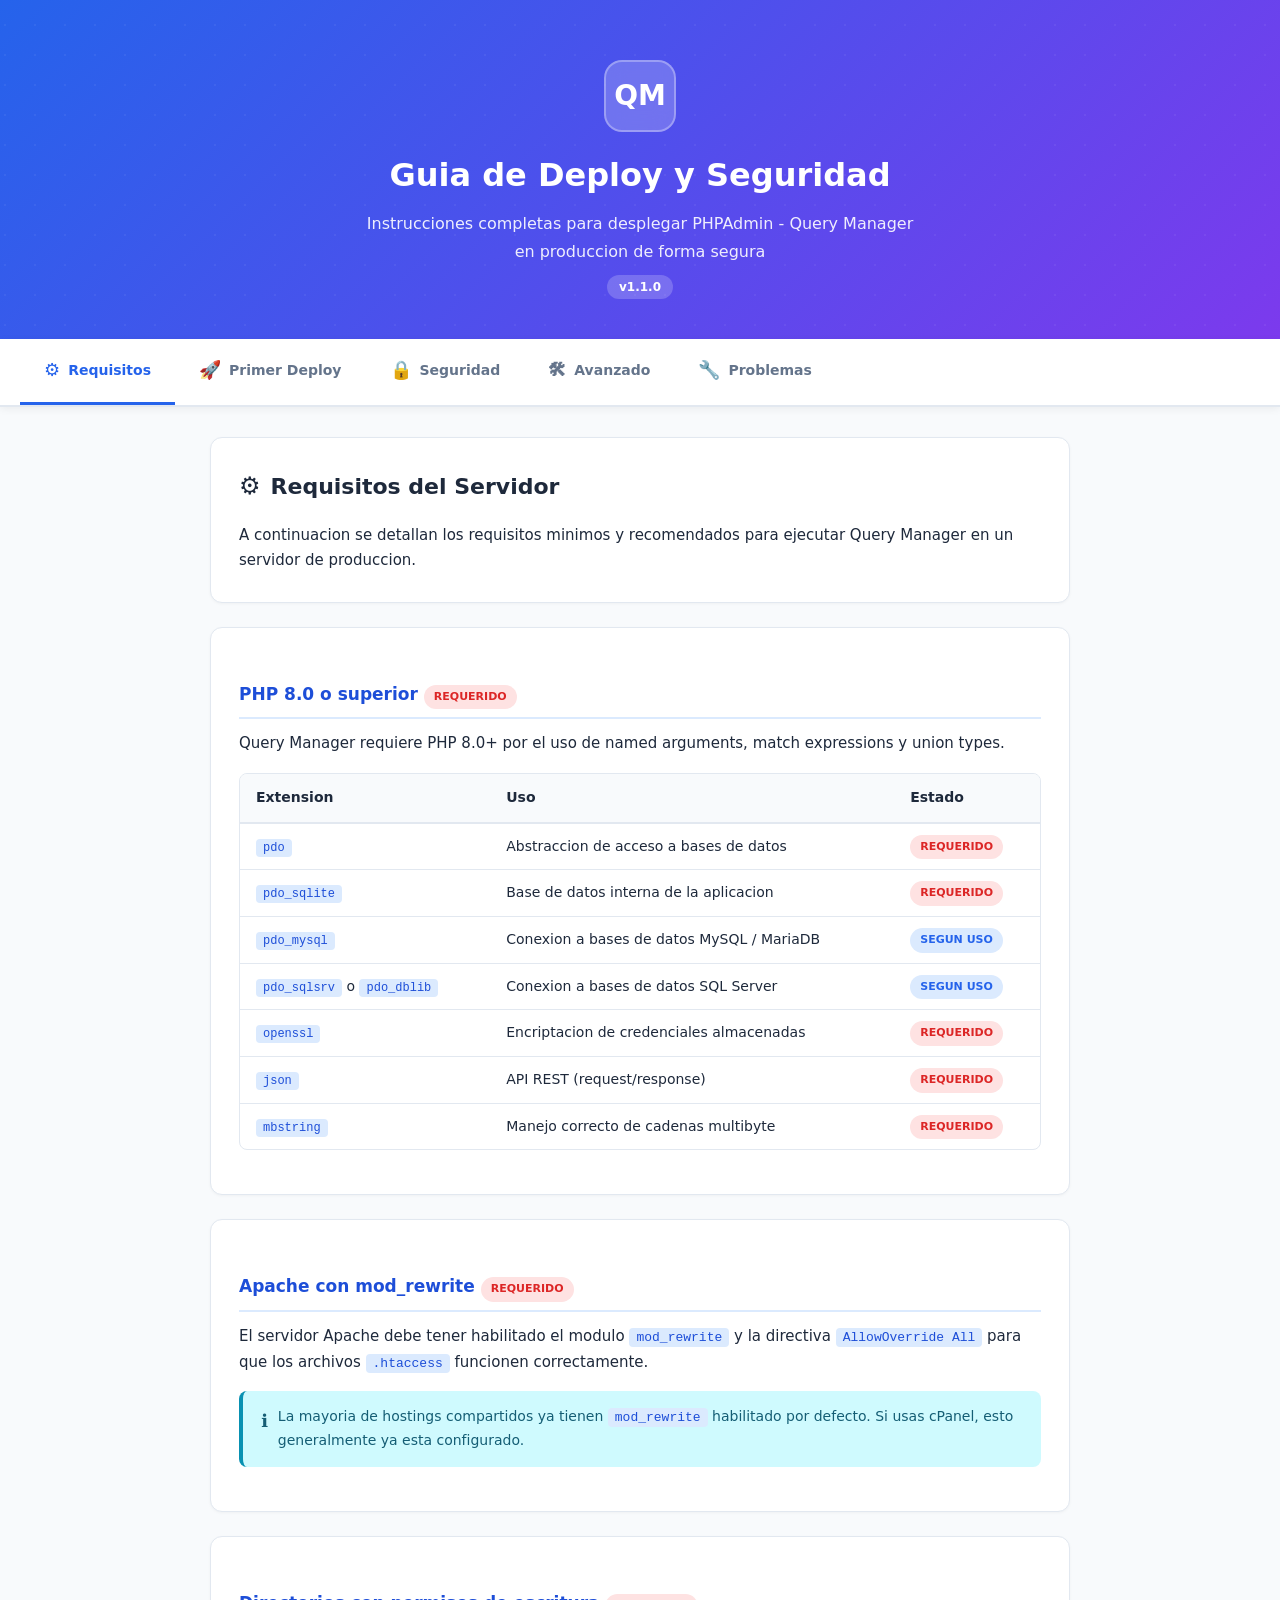
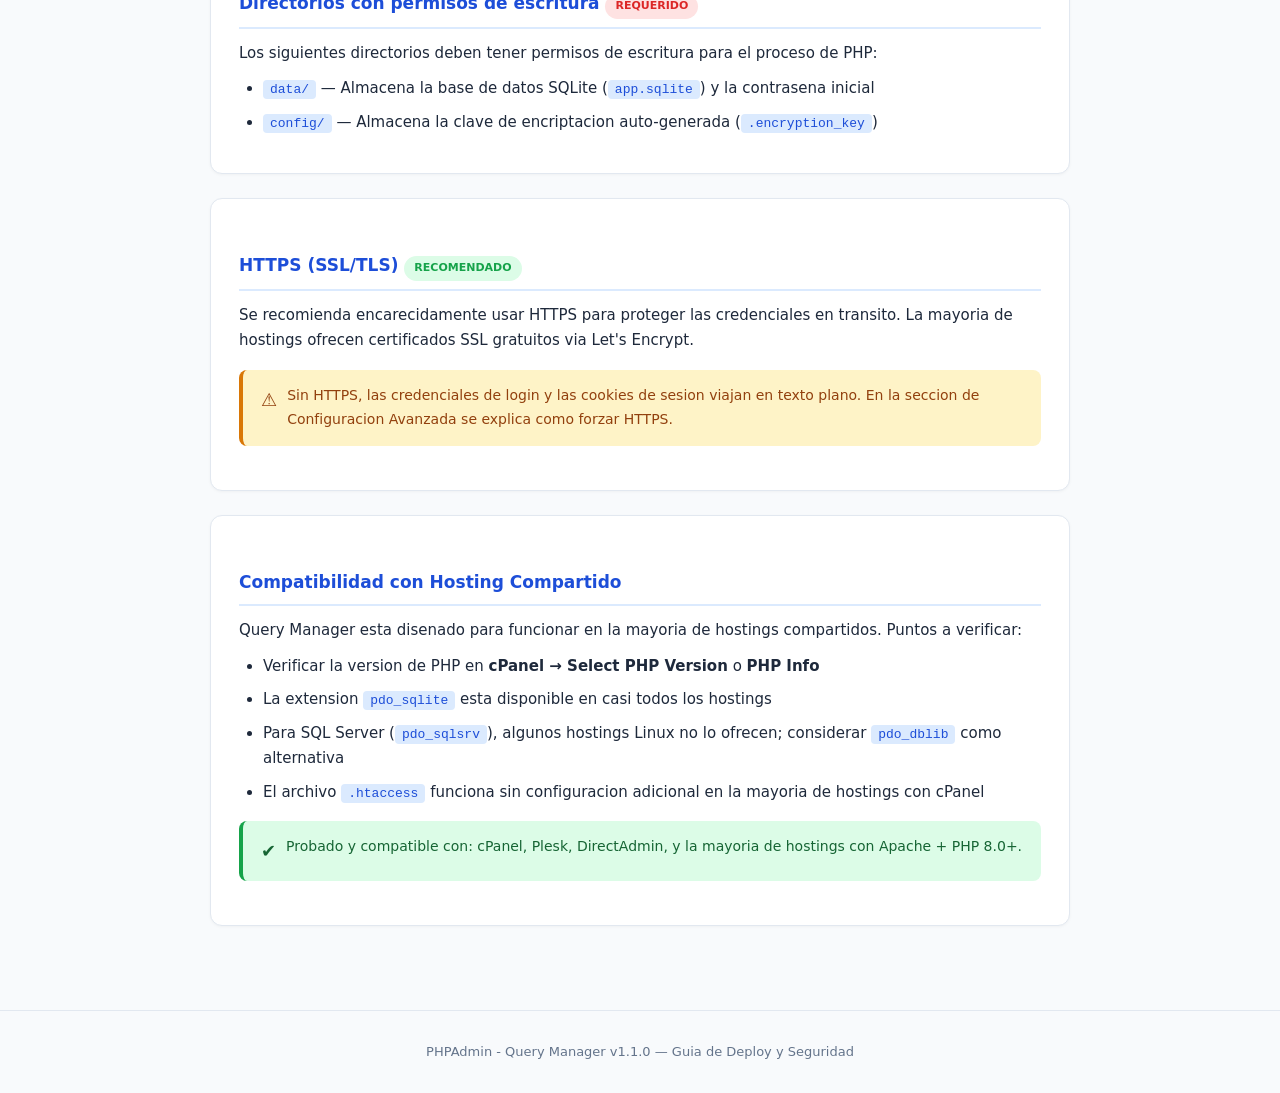
<file: docs/guia-deploy-seguridad.html>
<!DOCTYPE html>
<html lang="es">
<head>
    <meta charset="UTF-8">
    <meta name="viewport" content="width=device-width, initial-scale=1.0">
    <title>Query Manager - Guia de Deploy y Seguridad</title>
    <style>
        :root {
            --primary: #2563eb;
            --primary-dark: #1d4ed8;
            --primary-light: #dbeafe;
            --bg: #f8fafc;
            --bg-card: #ffffff;
            --bg-code: #1e293b;
            --text: #1e293b;
            --text-light: #64748b;
            --text-code: #e2e8f0;
            --border: #e2e8f0;
            --success: #16a34a;
            --success-bg: #dcfce7;
            --warning: #d97706;
            --warning-bg: #fef3c7;
            --danger: #dc2626;
            --danger-bg: #fee2e2;
            --info: #0891b2;
            --info-bg: #cffafe;
            --accent: #7c3aed;
            --accent-bg: #ede9fe;
        }

        * { margin: 0; padding: 0; box-sizing: border-box; }

        body {
            font-family: 'Segoe UI', system-ui, -apple-system, sans-serif;
            background: var(--bg);
            color: var(--text);
            line-height: 1.7;
            font-size: 15px;
        }

        /* Header */
        .hero {
            background: linear-gradient(135deg, var(--primary) 0%, #7c3aed 100%);
            color: white;
            padding: 60px 20px 40px;
            text-align: center;
            position: relative;
            overflow: hidden;
        }
        .hero::before {
            content: '';
            position: absolute;
            top: -50%;
            left: -50%;
            width: 200%;
            height: 200%;
            background: radial-gradient(circle, rgba(255,255,255,0.05) 1px, transparent 1px);
            background-size: 30px 30px;
        }
        .hero-logo {
            width: 72px;
            height: 72px;
            background: rgba(255,255,255,0.2);
            border-radius: 18px;
            display: flex;
            align-items: center;
            justify-content: center;
            font-size: 28px;
            font-weight: 800;
            margin: 0 auto 16px;
            backdrop-filter: blur(10px);
            border: 2px solid rgba(255,255,255,0.3);
        }
        .hero h1 { font-size: 32px; font-weight: 700; margin-bottom: 8px; position: relative; }
        .hero p { font-size: 16px; opacity: 0.9; position: relative; max-width: 550px; margin: 0 auto; }
        .hero .version {
            display: inline-block;
            background: rgba(255,255,255,0.2);
            padding: 2px 12px;
            border-radius: 20px;
            font-size: 12px;
            font-weight: 600;
            margin-top: 10px;
            position: relative;
        }

        /* Navigation */
        .nav-tabs {
            background: var(--bg-card);
            border-bottom: 2px solid var(--border);
            padding: 0 20px;
            display: flex;
            gap: 0;
            overflow-x: auto;
            position: sticky;
            top: 0;
            z-index: 100;
            box-shadow: 0 2px 8px rgba(0,0,0,0.06);
        }
        .nav-tab {
            padding: 16px 24px;
            cursor: pointer;
            font-weight: 600;
            font-size: 14px;
            color: var(--text-light);
            border-bottom: 3px solid transparent;
            transition: all 0.2s;
            white-space: nowrap;
            display: flex;
            align-items: center;
            gap: 8px;
        }
        .nav-tab:hover { color: var(--primary); background: var(--primary-light); }
        .nav-tab.active { color: var(--primary); border-bottom-color: var(--primary); }
        .nav-tab .tab-icon { font-size: 18px; }

        /* Content */
        .container { max-width: 900px; margin: 0 auto; padding: 30px 20px 60px; }
        .section { display: none; }
        .section.active { display: block; }

        /* Cards */
        .card {
            background: var(--bg-card);
            border-radius: 12px;
            border: 1px solid var(--border);
            padding: 28px;
            margin-bottom: 24px;
            box-shadow: 0 1px 3px rgba(0,0,0,0.04);
        }
        .card h2 {
            font-size: 22px;
            margin-bottom: 16px;
            color: var(--text);
            display: flex;
            align-items: center;
            gap: 10px;
        }
        .card h2 .icon { font-size: 24px; }
        .card h3 {
            font-size: 17px;
            margin: 24px 0 12px;
            color: var(--primary-dark);
            padding-bottom: 8px;
            border-bottom: 2px solid var(--primary-light);
        }

        /* Step cards */
        .step-card {
            background: var(--bg-card);
            border-radius: 12px;
            border: 1px solid var(--border);
            margin-bottom: 20px;
            overflow: hidden;
            box-shadow: 0 1px 3px rgba(0,0,0,0.04);
        }
        .step-header {
            display: flex;
            align-items: center;
            gap: 14px;
            padding: 18px 24px;
            cursor: pointer;
            transition: background 0.2s;
        }
        .step-header:hover { background: var(--bg); }
        .step-number {
            width: 36px;
            height: 36px;
            background: var(--primary);
            color: white;
            border-radius: 50%;
            display: flex;
            align-items: center;
            justify-content: center;
            font-weight: 700;
            font-size: 15px;
            flex-shrink: 0;
        }
        .step-number.done { background: var(--success); }
        .step-title { font-weight: 600; font-size: 16px; flex: 1; }
        .step-toggle {
            color: var(--text-light);
            transition: transform 0.3s;
            font-size: 20px;
        }
        .step-header[aria-expanded="true"] .step-toggle { transform: rotate(180deg); }
        .step-body {
            padding: 0 24px 24px;
            display: none;
            border-top: 1px solid var(--border);
            padding-top: 20px;
        }
        .step-body.open { display: block; }

        /* Code blocks */
        pre {
            background: var(--bg-code);
            color: var(--text-code);
            border-radius: 8px;
            padding: 16px 20px;
            overflow-x: auto;
            font-family: 'Cascadia Code', 'Fira Code', 'Consolas', monospace;
            font-size: 13px;
            line-height: 1.6;
            margin: 12px 0;
            position: relative;
        }
        pre .comment { color: #64748b; }
        pre .cmd { color: #7dd3fc; }
        pre .flag { color: #a78bfa; }
        pre .string { color: #86efac; }

        .copy-btn {
            position: absolute;
            top: 8px;
            right: 8px;
            background: rgba(255,255,255,0.1);
            border: 1px solid rgba(255,255,255,0.2);
            color: var(--text-code);
            padding: 4px 12px;
            border-radius: 6px;
            cursor: pointer;
            font-size: 12px;
            transition: all 0.2s;
        }
        .copy-btn:hover { background: rgba(255,255,255,0.2); }
        .copy-btn.copied { background: var(--success); color: white; }

        code {
            background: var(--primary-light);
            color: var(--primary-dark);
            padding: 2px 7px;
            border-radius: 4px;
            font-family: 'Cascadia Code', 'Fira Code', 'Consolas', monospace;
            font-size: 13px;
        }

        /* Alerts */
        .alert {
            padding: 14px 18px;
            border-radius: 8px;
            margin: 16px 0;
            font-size: 14px;
            display: flex;
            gap: 10px;
            align-items: flex-start;
        }
        .alert-icon { font-size: 18px; flex-shrink: 0; margin-top: 1px; }
        .alert-warning { background: var(--warning-bg); color: #92400e; border-left: 4px solid var(--warning); }
        .alert-danger { background: var(--danger-bg); color: #991b1b; border-left: 4px solid var(--danger); }
        .alert-info { background: var(--info-bg); color: #155e75; border-left: 4px solid var(--info); }
        .alert-success { background: var(--success-bg); color: #166534; border-left: 4px solid var(--success); }

        /* Tables */
        .table-wrapper { overflow-x: auto; margin: 16px 0; border-radius: 8px; border: 1px solid var(--border); }
        table { width: 100%; border-collapse: collapse; font-size: 14px; }
        th {
            background: var(--bg);
            padding: 12px 16px;
            text-align: left;
            font-weight: 600;
            color: var(--text);
            border-bottom: 2px solid var(--border);
        }
        td { padding: 10px 16px; border-bottom: 1px solid var(--border); }
        tr:last-child td { border-bottom: none; }
        tr:hover td { background: var(--bg); }
        td code { font-size: 12px; }

        /* Diagram */
        .diagram {
            background: var(--bg-code);
            color: #7dd3fc;
            border-radius: 8px;
            padding: 20px;
            font-family: 'Cascadia Code', 'Fira Code', 'Consolas', monospace;
            font-size: 12px;
            line-height: 1.4;
            overflow-x: auto;
            margin: 16px 0;
            white-space: pre;
        }

        /* Lists */
        ol, ul { padding-left: 24px; margin: 10px 0; }
        li { margin-bottom: 8px; }
        li strong { color: var(--text); }

        /* Badge */
        .badge {
            display: inline-block;
            padding: 3px 10px;
            border-radius: 20px;
            font-size: 11px;
            font-weight: 600;
            text-transform: uppercase;
        }
        .badge-required { background: var(--danger-bg); color: var(--danger); }
        .badge-optional { background: var(--primary-light); color: var(--primary); }
        .badge-recommended { background: var(--success-bg); color: var(--success); }

        /* Checklist */
        .checklist {
            list-style: none;
            padding-left: 0;
            margin: 16px 0;
        }
        .checklist li {
            display: flex;
            align-items: flex-start;
            gap: 10px;
            padding: 10px 14px;
            border-radius: 8px;
            margin-bottom: 6px;
            transition: background 0.15s;
            cursor: pointer;
        }
        .checklist li:hover { background: var(--bg); }
        .checklist li .check-box {
            width: 20px;
            height: 20px;
            border: 2px solid var(--border);
            border-radius: 4px;
            flex-shrink: 0;
            margin-top: 2px;
            display: flex;
            align-items: center;
            justify-content: center;
            transition: all 0.2s;
            font-size: 12px;
            color: transparent;
        }
        .checklist li.checked .check-box {
            background: var(--success);
            border-color: var(--success);
            color: white;
        }
        .checklist li .check-text { flex: 1; }

        /* Security layer cards */
        .security-layer {
            display: flex;
            gap: 14px;
            align-items: flex-start;
            padding: 16px;
            border-radius: 10px;
            border: 1px solid var(--border);
            margin-bottom: 12px;
            transition: all 0.2s;
        }
        .security-layer:hover {
            border-color: var(--primary);
            box-shadow: 0 2px 8px rgba(37, 99, 235, 0.08);
        }
        .layer-number {
            width: 32px;
            height: 32px;
            background: linear-gradient(135deg, var(--primary), var(--accent));
            color: white;
            border-radius: 50%;
            display: flex;
            align-items: center;
            justify-content: center;
            font-weight: 700;
            font-size: 13px;
            flex-shrink: 0;
        }
        .layer-content { flex: 1; }
        .layer-content strong { display: block; margin-bottom: 4px; font-size: 15px; }
        .layer-content p { font-size: 14px; color: var(--text-light); margin: 0; }

        /* File list */
        .file-list {
            list-style: none;
            padding: 0;
            margin: 12px 0;
        }
        .file-list li {
            display: flex;
            align-items: center;
            gap: 8px;
            padding: 6px 12px;
            font-size: 14px;
            border-radius: 6px;
        }
        .file-list li:nth-child(odd) { background: var(--bg); }
        .file-list .file-icon { font-size: 16px; flex-shrink: 0; }
        .file-list .file-name { font-family: 'Cascadia Code', 'Fira Code', 'Consolas', monospace; font-size: 13px; }

        /* Troubleshooting */
        .trouble-item {
            border: 1px solid var(--border);
            border-radius: 10px;
            margin-bottom: 12px;
            overflow: hidden;
        }
        .trouble-header {
            display: flex;
            align-items: center;
            gap: 10px;
            padding: 14px 18px;
            cursor: pointer;
            font-weight: 600;
            font-size: 14px;
            transition: background 0.15s;
        }
        .trouble-header:hover { background: var(--bg); }
        .trouble-header .trouble-icon { font-size: 18px; }
        .trouble-body {
            display: none;
            padding: 0 18px 16px;
            border-top: 1px solid var(--border);
            padding-top: 14px;
            font-size: 14px;
            color: var(--text-light);
        }
        .trouble-body.open { display: block; }

        /* Flow diagram */
        .flow-container {
            display: flex;
            flex-direction: column;
            align-items: center;
            gap: 4px;
            margin: 20px 0;
        }
        .flow-box {
            padding: 10px 22px;
            border-radius: 10px;
            font-weight: 600;
            font-size: 13px;
            text-align: center;
            min-width: 200px;
        }
        .flow-box.action { background: var(--primary-light); color: var(--primary-dark); border: 2px solid var(--primary); }
        .flow-box.check { background: var(--warning-bg); color: #92400e; border: 2px solid var(--warning); border-radius: 10px; transform: rotate(0deg); }
        .flow-box.success-box { background: var(--success-bg); color: #166534; border: 2px solid var(--success); }
        .flow-box.danger-box { background: var(--danger-bg); color: #991b1b; border: 2px solid var(--danger); }
        .flow-arrow { color: var(--text-light); font-size: 20px; line-height: 1; }
        .flow-branch {
            display: flex;
            gap: 30px;
            align-items: flex-start;
        }
        .flow-branch-item {
            display: flex;
            flex-direction: column;
            align-items: center;
            gap: 4px;
        }
        .flow-label {
            font-size: 12px;
            font-weight: 600;
            color: var(--text-light);
            margin-bottom: 2px;
        }

        /* Footer */
        .footer {
            text-align: center;
            padding: 30px 20px;
            color: var(--text-light);
            font-size: 13px;
            border-top: 1px solid var(--border);
        }

        /* Responsive */
        @media (max-width: 640px) {
            .hero { padding: 40px 16px 30px; }
            .hero h1 { font-size: 24px; }
            .nav-tab { padding: 12px 16px; font-size: 13px; }
            .card { padding: 20px; }
            .step-header { padding: 14px 18px; }
            .step-body { padding: 0 18px 18px; }
            .flow-branch { flex-direction: column; gap: 4px; }
        }
    </style>
</head>
<body>

<!-- Hero Header -->
<div class="hero">
    <div class="hero-logo">QM</div>
    <h1>Guia de Deploy y Seguridad</h1>
    <p>Instrucciones completas para desplegar PHPAdmin - Query Manager en produccion de forma segura</p>
    <div class="version">v1.1.0</div>
</div>

<!-- Navigation Tabs -->
<div class="nav-tabs" id="navTabs">
    <div class="nav-tab active" data-tab="requisitos">
        <span class="tab-icon">&#9881;</span> Requisitos
    </div>
    <div class="nav-tab" data-tab="deploy">
        <span class="tab-icon">&#128640;</span> Primer Deploy
    </div>
    <div class="nav-tab" data-tab="seguridad">
        <span class="tab-icon">&#128274;</span> Seguridad
    </div>
    <div class="nav-tab" data-tab="avanzado">
        <span class="tab-icon">&#128736;</span> Avanzado
    </div>
    <div class="nav-tab" data-tab="troubleshooting">
        <span class="tab-icon">&#128295;</span> Problemas
    </div>
</div>

<div class="container">

    <!-- ============================================================ -->
    <!-- TAB 1: REQUISITOS DEL SERVIDOR -->
    <!-- ============================================================ -->
    <div class="section active" id="requisitos">

        <div class="card">
            <h2><span class="icon">&#9881;</span> Requisitos del Servidor</h2>
            <p>A continuacion se detallan los requisitos minimos y recomendados para ejecutar Query Manager en un servidor de produccion.</p>
        </div>

        <!-- PHP -->
        <div class="card">
            <h3>PHP 8.0 o superior <span class="badge badge-required">Requerido</span></h3>
            <p>Query Manager requiere PHP 8.0+ por el uso de named arguments, match expressions y union types.</p>

            <div class="table-wrapper">
                <table>
                    <thead>
                        <tr>
                            <th>Extension</th>
                            <th>Uso</th>
                            <th>Estado</th>
                        </tr>
                    </thead>
                    <tbody>
                        <tr>
                            <td><code>pdo</code></td>
                            <td>Abstraccion de acceso a bases de datos</td>
                            <td><span class="badge badge-required">Requerido</span></td>
                        </tr>
                        <tr>
                            <td><code>pdo_sqlite</code></td>
                            <td>Base de datos interna de la aplicacion</td>
                            <td><span class="badge badge-required">Requerido</span></td>
                        </tr>
                        <tr>
                            <td><code>pdo_mysql</code></td>
                            <td>Conexion a bases de datos MySQL / MariaDB</td>
                            <td><span class="badge badge-optional">Segun uso</span></td>
                        </tr>
                        <tr>
                            <td><code>pdo_sqlsrv</code> o <code>pdo_dblib</code></td>
                            <td>Conexion a bases de datos SQL Server</td>
                            <td><span class="badge badge-optional">Segun uso</span></td>
                        </tr>
                        <tr>
                            <td><code>openssl</code></td>
                            <td>Encriptacion de credenciales almacenadas</td>
                            <td><span class="badge badge-required">Requerido</span></td>
                        </tr>
                        <tr>
                            <td><code>json</code></td>
                            <td>API REST (request/response)</td>
                            <td><span class="badge badge-required">Requerido</span></td>
                        </tr>
                        <tr>
                            <td><code>mbstring</code></td>
                            <td>Manejo correcto de cadenas multibyte</td>
                            <td><span class="badge badge-required">Requerido</span></td>
                        </tr>
                    </tbody>
                </table>
            </div>
        </div>

        <!-- Apache -->
        <div class="card">
            <h3>Apache con mod_rewrite <span class="badge badge-required">Requerido</span></h3>
            <p>El servidor Apache debe tener habilitado el modulo <code>mod_rewrite</code> y la directiva <code>AllowOverride All</code> para que los archivos <code>.htaccess</code> funcionen correctamente.</p>

            <div class="alert alert-info">
                <span class="alert-icon">&#8505;</span>
                <div>La mayoria de hostings compartidos ya tienen <code>mod_rewrite</code> habilitado por defecto. Si usas cPanel, esto generalmente ya esta configurado.</div>
            </div>
        </div>

        <!-- Directorios -->
        <div class="card">
            <h3>Directorios con permisos de escritura <span class="badge badge-required">Requerido</span></h3>
            <p>Los siguientes directorios deben tener permisos de escritura para el proceso de PHP:</p>
            <ul>
                <li><code>data/</code> &mdash; Almacena la base de datos SQLite (<code>app.sqlite</code>) y la contrasena inicial</li>
                <li><code>config/</code> &mdash; Almacena la clave de encriptacion auto-generada (<code>.encryption_key</code>)</li>
            </ul>
        </div>

        <!-- HTTPS -->
        <div class="card">
            <h3>HTTPS (SSL/TLS) <span class="badge badge-recommended">Recomendado</span></h3>
            <p>Se recomienda encarecidamente usar HTTPS para proteger las credenciales en transito. La mayoria de hostings ofrecen certificados SSL gratuitos via Let's Encrypt.</p>

            <div class="alert alert-warning">
                <span class="alert-icon">&#9888;</span>
                <div>Sin HTTPS, las credenciales de login y las cookies de sesion viajan en texto plano. En la seccion de Configuracion Avanzada se explica como forzar HTTPS.</div>
            </div>
        </div>

        <!-- Hosting compartido -->
        <div class="card">
            <h3>Compatibilidad con Hosting Compartido</h3>
            <p>Query Manager esta disenado para funcionar en la mayoria de hostings compartidos. Puntos a verificar:</p>
            <ul>
                <li>Verificar la version de PHP en <strong>cPanel &rarr; Select PHP Version</strong> o <strong>PHP Info</strong></li>
                <li>La extension <code>pdo_sqlite</code> esta disponible en casi todos los hostings</li>
                <li>Para SQL Server (<code>pdo_sqlsrv</code>), algunos hostings Linux no lo ofrecen; considerar <code>pdo_dblib</code> como alternativa</li>
                <li>El archivo <code>.htaccess</code> funciona sin configuracion adicional en la mayoria de hostings con cPanel</li>
            </ul>

            <div class="alert alert-success">
                <span class="alert-icon">&#10004;</span>
                <div>Probado y compatible con: cPanel, Plesk, DirectAdmin, y la mayoria de hostings con Apache + PHP 8.0+.</div>
            </div>
        </div>
    </div>

    <!-- ============================================================ -->
    <!-- TAB 2: PRIMER DEPLOY -->
    <!-- ============================================================ -->
    <div class="section" id="deploy">

        <div class="card">
            <h2><span class="icon">&#128640;</span> Primer Deploy (Paso a Paso)</h2>
            <p>Sigue estos pasos en orden para desplegar Query Manager en tu servidor por primera vez.</p>
        </div>

        <!-- Paso 1 -->
        <div class="step-card">
            <div class="step-header" aria-expanded="true" onclick="toggleStep(this)">
                <div class="step-number">1</div>
                <span class="step-title">Preparar archivos</span>
                <span class="step-toggle">&#9660;</span>
            </div>
            <div class="step-body open">
                <p>Clona o descarga el proyecto en tu equipo local. Antes de subir los archivos, es <strong>critico</strong> excluir ciertos archivos sensibles.</p>

                <div class="alert alert-danger">
                    <span class="alert-icon">&#9888;</span>
                    <div>
                        <strong>NO subir estos archivos al hosting:</strong><br>
                        Contienen datos sensibles del entorno local que no deben existir en produccion.
                    </div>
                </div>

                <ul class="file-list">
                    <li>
                        <span class="file-icon" style="color: var(--danger);">&#10006;</span>
                        <span class="file-name">data/app.sqlite</span>
                        <span>&mdash; Contiene contrasenas locales y logs de auditoria</span>
                    </li>
                    <li>
                        <span class="file-icon" style="color: var(--danger);">&#10006;</span>
                        <span class="file-name">config/.encryption_key</span>
                        <span>&mdash; Clave de encriptacion del entorno local</span>
                    </li>
                    <li>
                        <span class="file-icon" style="color: var(--danger);">&#10006;</span>
                        <span class="file-name">data/.initial_password</span>
                        <span>&mdash; Contrasena inicial (si existe)</span>
                    </li>
                    <li>
                        <span class="file-icon" style="color: var(--danger);">&#10006;</span>
                        <span class="file-name">*.bak, *.log</span>
                        <span>&mdash; Archivos de respaldo y registros</span>
                    </li>
                </ul>

                <div class="alert alert-success">
                    <span class="alert-icon">&#10004;</span>
                    <div>
                        <strong>SI subir estos archivos (son seguros):</strong><br>
                        Todos los archivos <code>.php</code>, <code>.js</code>, <code>.css</code>, <code>.html</code>, <code>.htaccess</code>, <code>manifest.json</code>, iconos y carpetas vacias <code>data/</code> y <code>config/</code>.
                        <br><br>
                        <strong>Archivos nuevos en v1.1.0:</strong><br>
                        <code>api/Controllers/MultiQueryController.php</code>,
                        <code>api/Controllers/SchemaCompareController.php</code>,
                        <code>api/Services/CrossJoinService.php</code>,
                        <code>api/Services/VirtualQueryEngine.php</code>,
                        <code>api/Services/SchemaCompareService.php</code>,
                        <code>assets/js/components/multi-query.js</code>,
                        <code>assets/js/components/cross-join.js</code>,
                        <code>assets/js/components/schema-compare.js</code>,
                        <code>assets/js/components/sql-intellisense.js</code>,
                        <code>assets/js/components/client-export.js</code>
                    </div>
                </div>
            </div>
        </div>

        <!-- Paso 2 -->
        <div class="step-card">
            <div class="step-header" aria-expanded="false" onclick="toggleStep(this)">
                <div class="step-number">2</div>
                <span class="step-title">Subir archivos al hosting</span>
                <span class="step-toggle">&#9660;</span>
            </div>
            <div class="step-body">
                <p>Sube los archivos al servidor mediante <strong>FTP/SFTP</strong> (FileZilla, WinSCP) o el <strong>Administrador de Archivos de cPanel</strong>.</p>

                <ul>
                    <li>Sube a un subdirectorio, por ejemplo: <code>public_html/phpadmin/</code></li>
                    <li>Asegurate de subir los archivos <code>.htaccess</code> (son archivos ocultos; activa la opcion de ver archivos ocultos en tu cliente FTP)</li>
                </ul>

                <div class="alert alert-warning">
                    <span class="alert-icon">&#9888;</span>
                    <div>
                        <strong>IMPORTANTE:</strong> Si la ruta de instalacion difiere de <code>/phpadmin/</code>, debes actualizar la directiva <code>RewriteBase</code> en el archivo <code>.htaccess</code> principal.
                    </div>
                </div>

<pre><span class="comment"># Ejemplo: si instalas en public_html/mi-app/</span>
<span class="cmd">RewriteBase</span> <span class="string">/mi-app/</span></pre>
            </div>
        </div>

        <!-- Paso 3 -->
        <div class="step-card">
            <div class="step-header" aria-expanded="false" onclick="toggleStep(this)">
                <div class="step-number">3</div>
                <span class="step-title">Configurar permisos</span>
                <span class="step-toggle">&#9660;</span>
            </div>
            <div class="step-body">
                <p>Establece los permisos correctos en los directorios y archivos. Puedes hacerlo via SSH o desde el Administrador de Archivos de cPanel.</p>

<pre><span class="comment"># Directorios con escritura para PHP</span>
<span class="cmd">chmod</span> <span class="flag">755</span> <span class="string">data/</span>
<span class="cmd">chmod</span> <span class="flag">755</span> <span class="string">config/</span>

<span class="comment"># Archivos .htaccess (solo lectura)</span>
<span class="cmd">chmod</span> <span class="flag">644</span> <span class="string">.htaccess</span>
<span class="cmd">chmod</span> <span class="flag">644</span> <span class="string">config/.htaccess</span>
<span class="cmd">chmod</span> <span class="flag">644</span> <span class="string">data/.htaccess</span></pre>

                <div class="alert alert-info">
                    <span class="alert-icon">&#8505;</span>
                    <div>En cPanel, haz clic derecho sobre el directorio &rarr; <strong>Change Permissions</strong> y establece los valores indicados.</div>
                </div>
            </div>
        </div>

        <!-- Paso 4 -->
        <div class="step-card">
            <div class="step-header" aria-expanded="false" onclick="toggleStep(this)">
                <div class="step-number">4</div>
                <span class="step-title">Configurar variable de entorno (Recomendado)</span>
                <span class="step-toggle">&#9660;</span>
            </div>
            <div class="step-body">
                <p>La clave de encriptacion se usa para cifrar/descifrar las contrasenas de conexion a bases de datos. Hay tres opciones para configurarla:</p>

                <h3>Opcion A: Variable de entorno en cPanel <span class="badge badge-recommended">Recomendado</span></h3>
                <p>En <strong>cPanel &rarr; Software &rarr; Select PHP Version &rarr; Options/Environment Variables</strong>, agregar:</p>
<pre><span class="cmd">PHPADMIN_ENCRYPTION_KEY</span>=<span class="string">&lt;tu_clave_base64&gt;</span></pre>

                <h3>Opcion B: En .htaccess <span class="badge badge-optional">No recomendado</span></h3>
                <p>Agregar al <code>.htaccess</code> principal:</p>
<pre><span class="cmd">SetEnv</span> <span class="flag">PHPADMIN_ENCRYPTION_KEY</span> <span class="string">&lt;tu_clave_base64&gt;</span></pre>

                <div class="alert alert-warning">
                    <span class="alert-icon">&#9888;</span>
                    <div>Esta opcion es menos segura porque el <code>.htaccess</code> podria ser leido en ciertas configuraciones de servidor.</div>
                </div>

                <h3>Opcion C: Generacion automatica <span class="badge badge-optional">Aceptable</span></h3>
                <p>Si no se configura ninguna variable, la aplicacion genera automaticamente un archivo <code>config/.encryption_key</code>. Esto es aceptable siempre que el directorio <code>config/</code> este correctamente protegido por <code>.htaccess</code>.</p>

                <h3>Generar una clave</h3>
                <p>Ejecuta este comando para generar una clave segura:</p>
<pre><span class="cmd">php</span> <span class="flag">-r</span> <span class="string">"echo base64_encode(random_bytes(32));"</span></pre>
            </div>
        </div>

        <!-- Paso 5 -->
        <div class="step-card">
            <div class="step-header" aria-expanded="false" onclick="toggleStep(this)">
                <div class="step-number">5</div>
                <span class="step-title">Primer acceso</span>
                <span class="step-toggle">&#9660;</span>
            </div>
            <div class="step-body">
                <p>Navega a tu instalacion:</p>
<pre><span class="cmd">https://</span><span class="string">tudominio.com/phpadmin/</span></pre>

                <p>La aplicacion ejecutara automaticamente la inicializacion:</p>
                <ol>
                    <li><strong>Crea</strong> <code>data/app.sqlite</code> con todas las tablas necesarias</li>
                    <li><strong>Genera</strong> una contrasena aleatoria para el usuario <code>admin</code></li>
                    <li><strong>Guarda</strong> la contrasena en el archivo <code>data/.initial_password</code></li>
                </ol>

                <div class="alert alert-info">
                    <span class="alert-icon">&#8505;</span>
                    <div>
                        <strong>Para obtener la contrasena:</strong> Accede al archivo <code>data/.initial_password</code> mediante FTP o el Administrador de Archivos de cPanel. Este archivo contiene la contrasena en texto plano.
                    </div>
                </div>

                <p><strong>Proceso de login:</strong></p>
                <ol>
                    <li>Inicia sesion con usuario <code>admin</code> y la contrasena del archivo</li>
                    <li>El sistema te obligara a cambiar la contrasena (dialogo SweetAlert2)</li>
                    <li>Ingresa una nueva contrasena segura</li>
                    <li>Ya puedes usar la aplicacion</li>
                </ol>

                <div class="alert alert-danger">
                    <span class="alert-icon">&#9888;</span>
                    <div>
                        <strong>IMPORTANTE:</strong> Elimina el archivo <code>data/.initial_password</code> despues de leerlo. Este archivo contiene la contrasena en texto plano y no debe permanecer en el servidor.
                    </div>
                </div>
            </div>
        </div>

        <!-- Paso 6 -->
        <div class="step-card">
            <div class="step-header" aria-expanded="false" onclick="toggleStep(this)">
                <div class="step-number">6</div>
                <span class="step-title">Verificar seguridad</span>
                <span class="step-toggle">&#9660;</span>
            </div>
            <div class="step-body">
                <p>Verifica que las protecciones de seguridad estan funcionando correctamente. Cada una de estas URLs <strong>debe devolver un error 403 Forbidden</strong>:</p>

                <ul class="checklist" id="securityChecklist">
                    <li onclick="toggleCheck(this)">
                        <span class="check-box">&#10004;</span>
                        <span class="check-text">No se puede acceder a <code>https://dominio.com/phpadmin/data/app.sqlite</code> (debe retornar 403)</span>
                    </li>
                    <li onclick="toggleCheck(this)">
                        <span class="check-box">&#10004;</span>
                        <span class="check-text">No se puede acceder a <code>https://dominio.com/phpadmin/config/.encryption_key</code> (debe retornar 403)</span>
                    </li>
                    <li onclick="toggleCheck(this)">
                        <span class="check-box">&#10004;</span>
                        <span class="check-text">No se puede acceder a <code>https://dominio.com/phpadmin/sql/</code> (debe retornar 403)</span>
                    </li>
                    <li onclick="toggleCheck(this)">
                        <span class="check-box">&#10004;</span>
                        <span class="check-text">No se puede acceder a <code>https://dominio.com/phpadmin/docs/</code> (debe retornar 403)</span>
                    </li>
                    <li onclick="toggleCheck(this)">
                        <span class="check-box">&#10004;</span>
                        <span class="check-text">No se puede acceder a <code>https://dominio.com/phpadmin/.env</code> (debe retornar 403)</span>
                    </li>
                    <li onclick="toggleCheck(this)">
                        <span class="check-box">&#10004;</span>
                        <span class="check-text">No se puede acceder a <code>https://dominio.com/phpadmin/.gitignore</code> (debe retornar 403)</span>
                    </li>
                    <li onclick="toggleCheck(this)">
                        <span class="check-box">&#10004;</span>
                        <span class="check-text">La pagina de login carga correctamente</span>
                    </li>
                    <li onclick="toggleCheck(this)">
                        <span class="check-box">&#10004;</span>
                        <span class="check-text">Despues de iniciar sesion, todos los modulos funcionan correctamente</span>
                    </li>
                </ul>

                <div class="alert alert-success">
                    <span class="alert-icon">&#10004;</span>
                    <div>Si todos los puntos estan verificados, tu instalacion esta correctamente protegida.</div>
                </div>
            </div>
        </div>

        <!-- ============================================================ -->
        <!-- SECCION: Publicacion Paso a Paso en Hosting Compartido -->
        <!-- ============================================================ -->
        <div class="card" style="margin-top: 30px; border-left: 4px solid var(--accent);">
            <h2><span class="icon">&#127760;</span> Publicacion Paso a Paso en Hosting Compartido</h2>
            <p>Guia basada en experiencia real desplegando en hosting compartido (cPanel). Sigue estos pasos en orden.</p>
        </div>

        <!-- Deploy Paso 1 -->
        <div class="step-card">
            <div class="step-header" aria-expanded="false" onclick="toggleStep(this)">
                <div class="step-number">1</div>
                <span class="step-title">Generar el paquete de deploy</span>
                <span class="step-toggle">&#9660;</span>
            </div>
            <div class="step-body">
                <p>Ejecuta el script de deploy desde PowerShell en la raiz del proyecto:</p>
<pre><span class="cmd">.\deploy.ps1</span> <span class="flag">-BasePath</span> <span class="string">"/"</span> <span class="flag">-Production</span> <span class="flag">-Zip</span></pre>
                <p>Esto genera un directorio <code>deploy/</code> limpio y un archivo ZIP listo para subir. El script automaticamente:</p>
                <ul>
                    <li>Configura <code>RewriteBase</code> segun el <code>-BasePath</code> indicado</li>
                    <li>Excluye archivos sensibles: <code>app.sqlite</code>, <code>.encryption_key</code>, <code>.gitignore</code>, <code>.initial_password</code></li>
                    <li>Excluye archivos de desarrollo: <code>deploy.ps1</code>, <code>check_setup.php</code>, <code>docs/</code>, etc.</li>
                    <li>Genera un paquete listo para produccion</li>
                </ul>
                <div class="alert alert-info">
                    <span class="alert-icon">&#8505;</span>
                    <div>Si la app estara en un subdirectorio, usa <code>-BasePath "/nombre-directorio/"</code>. Si estara en la raiz del dominio, usa <code>-BasePath "/"</code>.</div>
                </div>
            </div>
        </div>

        <!-- Deploy Paso 2 -->
        <div class="step-card">
            <div class="step-header" aria-expanded="false" onclick="toggleStep(this)">
                <div class="step-number">2</div>
                <span class="step-title">Subir archivos al hosting</span>
                <span class="step-toggle">&#9660;</span>
            </div>
            <div class="step-body">
                <p>Sube los archivos al servidor via <strong>FTP</strong> (FileZilla, WinSCP) o <strong>cPanel File Manager</strong>:</p>
                <ul>
                    <li>Sube <strong>TODO</strong> el contenido del directorio <code>deploy/</code> a la raiz del dominio/subdominio</li>
                    <li>Verifica que <code>.htaccess</code> se subio correctamente (es un archivo oculto)</li>
                    <li>En cPanel File Manager: activar <strong>"Mostrar archivos ocultos"</strong> en Configuracion</li>
                </ul>
            </div>
        </div>

        <!-- Deploy Paso 3 -->
        <div class="step-card">
            <div class="step-header" aria-expanded="false" onclick="toggleStep(this)">
                <div class="step-number">3</div>
                <span class="step-title">Verificar permisos</span>
                <span class="step-toggle">&#9660;</span>
            </div>
            <div class="step-body">
<pre><span class="comment"># Directorios que necesitan escritura</span>
<span class="cmd">chmod</span> <span class="flag">755</span> <span class="string">data/</span>     <span class="comment"># o 775 si 755 no funciona</span>
<span class="cmd">chmod</span> <span class="flag">755</span> <span class="string">config/</span>   <span class="comment"># o 775 si 755 no funciona</span>

<span class="comment"># Archivos: solo lectura</span>
<span class="comment"># Archivos .php, .js, .css, .html, .htaccess = 644</span>
<span class="comment"># Carpetas = 755</span></pre>
            </div>
        </div>

        <!-- Deploy Paso 4 -->
        <div class="step-card">
            <div class="step-header" aria-expanded="false" onclick="toggleStep(this)">
                <div class="step-number">4</div>
                <span class="step-title">Verificar .htaccess y RewriteBase</span>
                <span class="step-toggle">&#9660;</span>
            </div>
            <div class="step-body">
                <ul>
                    <li>Si la app esta en la raiz del dominio: <code>RewriteBase /</code></li>
                    <li>Si esta en un subdirectorio: <code>RewriteBase /nombre-directorio/</code></li>
                </ul>
                <div class="alert alert-success">
                    <span class="alert-icon">&#10004;</span>
                    <div>
                        <strong>Auto-deteccion en v1.1.0:</strong> El archivo <code>api-client.js</code> ahora auto-detecta la ruta base, no necesita configuracion manual. Igualmente, <code>api/index.php</code> auto-detecta el <code>basePath</code>.
                    </div>
                </div>
            </div>
        </div>

        <!-- Deploy Paso 5 -->
        <div class="step-card">
            <div class="step-header" aria-expanded="false" onclick="toggleStep(this)">
                <div class="step-number">5</div>
                <span class="step-title">Primer acceso</span>
                <span class="step-toggle">&#9660;</span>
            </div>
            <div class="step-body">
                <p>Abre la URL en el navegador. El sistema crea automaticamente:</p>
                <ul>
                    <li><code>data/app.sqlite</code> &mdash; Base de datos interna (usuarios, conexiones, auditoria)</li>
                    <li><code>config/.encryption_key</code> &mdash; Clave de encriptacion para contrasenas de conexiones</li>
                    <li><code>data/.initial_password</code> &mdash; Contrasena aleatoria del usuario <code>admin</code></li>
                </ul>
            </div>
        </div>

        <!-- Deploy Paso 6 -->
        <div class="step-card">
            <div class="step-header" aria-expanded="false" onclick="toggleStep(this)">
                <div class="step-number">6</div>
                <span class="step-title">Obtener credenciales iniciales</span>
                <span class="step-toggle">&#9660;</span>
            </div>
            <div class="step-body">
                <p>El archivo <code>data/.initial_password</code> <strong>NO</strong> es accesible por web (protegido por <code>.htaccess</code>). Para leerlo:</p>
                <ul>
                    <li><strong>Opcion 1:</strong> Acceder via FTP y descargar el archivo</li>
                    <li><strong>Opcion 2:</strong> En cPanel File Manager, activar <strong>"Mostrar archivos ocultos"</strong> y navegar a <code>data/.initial_password</code></li>
                    <li><strong>Opcion 3:</strong> Subir <code>check_setup.php</code> (disponible en la raiz del proyecto) a la raiz del hosting y abrir en navegador</li>
                </ul>
                <div class="alert alert-danger">
                    <span class="alert-icon">&#9888;</span>
                    <div><strong>ELIMINAR</strong> <code>check_setup.php</code> inmediatamente despues de usarlo. Es una herramienta de diagnostico que no debe permanecer en produccion.</div>
                </div>
            </div>
        </div>

        <!-- Deploy Paso 7 -->
        <div class="step-card">
            <div class="step-header" aria-expanded="false" onclick="toggleStep(this)">
                <div class="step-number">7</div>
                <span class="step-title">Login y cambio de contrasena</span>
                <span class="step-toggle">&#9660;</span>
            </div>
            <div class="step-body">
                <ol>
                    <li>Ingresar con usuario: <code>admin</code> y la contrasena del archivo</li>
                    <li>El sistema obliga a cambiar la contrasena en el primer login</li>
                    <li>Ingresar una nueva contrasena segura</li>
                </ol>
                <div class="alert alert-warning">
                    <span class="alert-icon">&#9888;</span>
                    <div>Eliminar <code>data/.initial_password</code> despues del primer acceso exitoso.</div>
                </div>
            </div>
        </div>

        <!-- Deploy Paso 8 -->
        <div class="step-card">
            <div class="step-header" aria-expanded="false" onclick="toggleStep(this)">
                <div class="step-number">8</div>
                <span class="step-title">Verificar seguridad post-deploy</span>
                <span class="step-toggle">&#9660;</span>
            </div>
            <div class="step-body">
                <p>Verifica estas URLs en el navegador:</p>
                <ul class="checklist">
                    <li onclick="toggleCheck(this)">
                        <span class="check-box">&#10004;</span>
                        <span class="check-text"><code>https://dominio.com/data/</code> devuelve <strong>403 Forbidden</strong></span>
                    </li>
                    <li onclick="toggleCheck(this)">
                        <span class="check-box">&#10004;</span>
                        <span class="check-text"><code>https://dominio.com/config/</code> devuelve <strong>403 Forbidden</strong></span>
                    </li>
                    <li onclick="toggleCheck(this)">
                        <span class="check-box">&#10004;</span>
                        <span class="check-text">La consola del navegador (F12) no muestra errores 500</span>
                    </li>
                    <li onclick="toggleCheck(this)">
                        <span class="check-box">&#10004;</span>
                        <span class="check-text">El login funciona correctamente</span>
                    </li>
                </ul>
            </div>
        </div>

        <!-- ============================================================ -->
        <!-- SECCION: Compatibilidad con Hosting Compartido -->
        <!-- ============================================================ -->
        <div class="card" style="margin-top: 30px; border-left: 4px solid var(--info);">
            <h2><span class="icon">&#127959;</span> Compatibilidad con Hosting Compartido</h2>
            <p>Consideraciones importantes al usar hosting compartido (cPanel, Plesk, etc.).</p>
        </div>

        <div class="card">
            <h3>Bases de Datos Soportadas</h3>
            <div class="alert alert-warning">
                <span class="alert-icon">&#9888;</span>
                <div>
                    <strong>Hosting compartido Linux solo soporta MySQL/MariaDB.</strong><br>
                    SQL Server requiere un VPS o servidor dedicado con <strong>Microsoft ODBC Driver</strong> instalado.
                </div>
            </div>
            <ul>
                <li>La app detecta automaticamente los drivers disponibles <strong>en tiempo de ejecucion</strong> y muestra un error claro si <code>sqlsrv</code> no esta disponible</li>
                <li>Si el hosting tiene <code>pdo_sqlsrv</code> en <code>php.ini</code> pero sin ODBC Driver instalado, la app suprime el warning automaticamente y excluye el driver de la lista disponible</li>
                <li>El formulario de conexion muestra solo los drivers realmente funcionales; SQL Server aparece deshabilitado si no esta disponible</li>
                <li>No se requiere configuracion manual: la deteccion y adaptacion es completamente automatica</li>
            </ul>

            <h3 style="margin-top: 20px;">Extensiones PHP Requeridas</h3>
            <table style="width: 100%; border-collapse: collapse; margin-top: 10px;">
                <thead>
                    <tr style="background: var(--primary-light);">
                        <th style="padding: 8px 12px; text-align: left; border: 1px solid var(--border);">Extension</th>
                        <th style="padding: 8px 12px; text-align: left; border: 1px solid var(--border);">Requerida</th>
                        <th style="padding: 8px 12px; text-align: left; border: 1px solid var(--border);">Uso</th>
                    </tr>
                </thead>
                <tbody>
                    <tr>
                        <td style="padding: 8px 12px; border: 1px solid var(--border);"><code>pdo_sqlite</code></td>
                        <td style="padding: 8px 12px; border: 1px solid var(--border);"><strong style="color: var(--danger);">Si</strong></td>
                        <td style="padding: 8px 12px; border: 1px solid var(--border);">Base de datos interna (usuarios, conexiones, auditoria)</td>
                    </tr>
                    <tr>
                        <td style="padding: 8px 12px; border: 1px solid var(--border);"><code>openssl</code></td>
                        <td style="padding: 8px 12px; border: 1px solid var(--border);"><strong style="color: var(--danger);">Si</strong></td>
                        <td style="padding: 8px 12px; border: 1px solid var(--border);">Encriptacion de contrasenas de conexiones</td>
                    </tr>
                    <tr>
                        <td style="padding: 8px 12px; border: 1px solid var(--border);"><code>json</code></td>
                        <td style="padding: 8px 12px; border: 1px solid var(--border);"><strong style="color: var(--danger);">Si</strong></td>
                        <td style="padding: 8px 12px; border: 1px solid var(--border);">Comunicacion API (JSON)</td>
                    </tr>
                    <tr>
                        <td style="padding: 8px 12px; border: 1px solid var(--border);"><code>pdo_mysql</code></td>
                        <td style="padding: 8px 12px; border: 1px solid var(--border);"><strong style="color: var(--warning);">Para MySQL</strong></td>
                        <td style="padding: 8px 12px; border: 1px solid var(--border);">Conexion a servidores MySQL/MariaDB</td>
                    </tr>
                    <tr>
                        <td style="padding: 8px 12px; border: 1px solid var(--border);"><code>pdo_sqlsrv</code> + ODBC Driver</td>
                        <td style="padding: 8px 12px; border: 1px solid var(--border);"><strong style="color: var(--info);">Opcional</strong></td>
                        <td style="padding: 8px 12px; border: 1px solid var(--border);">Conexion a SQL Server (solo VPS/dedicado)</td>
                    </tr>
                </tbody>
            </table>
        </div>

    </div>

    <!-- ============================================================ -->
    <!-- TAB 3: SEGURIDAD IMPLEMENTADA -->
    <!-- ============================================================ -->
    <div class="section" id="seguridad">

        <div class="card">
            <h2><span class="icon">&#128274;</span> Seguridad Implementada</h2>
            <p>Query Manager implementa multiples capas de seguridad para proteger la aplicacion y los datos. A continuacion se detalla cada mecanismo.</p>
        </div>

        <!-- Capas de proteccion -->
        <div class="card">
            <h3>Capas de Proteccion</h3>

            <div class="security-layer">
                <div class="layer-number">1</div>
                <div class="layer-content">
                    <strong>Autenticacion por sesion</strong>
                    <p>Sesiones PHP con cookies configuradas: <code>HttpOnly</code> (no accesibles via JavaScript), <code>SameSite=Strict</code> (protege contra CSRF basico), <code>Secure</code> (solo via HTTPS).</p>
                </div>
            </div>

            <div class="security-layer">
                <div class="layer-number">2</div>
                <div class="layer-content">
                    <strong>Proteccion CSRF</strong>
                    <p>Token unico por sesion, regenerado en cada inicio de sesion. Se valida automaticamente en todas las peticiones que modifican datos (POST, PUT, DELETE).</p>
                </div>
            </div>

            <div class="security-layer">
                <div class="layer-number">3</div>
                <div class="layer-content">
                    <strong>Encriptacion de contrasenas de conexion</strong>
                    <p>Las contrasenas de las conexiones a bases de datos se almacenan encriptadas con <code>AES-256-CBC</code>. La clave se obtiene de una variable de entorno o de un archivo auto-generado protegido.</p>
                </div>
            </div>

            <div class="security-layer">
                <div class="layer-number">4</div>
                <div class="layer-content">
                    <strong>Hashing de contrasenas de usuario</strong>
                    <p>Las contrasenas de los usuarios de la aplicacion se almacenan con hash <code>bcrypt</code> (<code>PASSWORD_BCRYPT</code>). No se almacenan en texto plano.</p>
                </div>
            </div>

            <div class="security-layer">
                <div class="layer-number">5</div>
                <div class="layer-content">
                    <strong>Cambio obligatorio de contrasena</strong>
                    <p>En el primer inicio de sesion, el sistema obliga al usuario a cambiar su contrasena. Todas las rutas estan bloqueadas excepto <code>logout</code>, <code>change-password</code> y <code>me</code> hasta que se complete el cambio.</p>
                </div>
            </div>

            <div class="security-layer">
                <div class="layer-number">6</div>
                <div class="layer-content">
                    <strong>Headers HTTP de seguridad</strong>
                    <p>Se envian cabeceras de seguridad en cada respuesta para proteger contra ataques comunes.</p>
                </div>
            </div>

            <div class="security-layer">
                <div class="layer-number">7</div>
                <div class="layer-content">
                    <strong>CORS restrictivo</strong>
                    <p>Solo se permiten peticiones del mismo origen (same-origin). Las peticiones cross-origin son rechazadas.</p>
                </div>
            </div>

            <div class="security-layer">
                <div class="layer-number">8</div>
                <div class="layer-content">
                    <strong>Proteccion de directorios</strong>
                    <p>Reglas <code>.htaccess</code> con directivas <code>Deny from all</code> en los directorios <code>data/</code>, <code>config/</code>, <code>sql/</code>, <code>docs/</code>. Tambien se bloquean archivos <code>.sqlite</code> y archivos ocultos (<code>.*</code>).</p>
                </div>
            </div>

            <div class="security-layer">
                <div class="layer-number">9</div>
                <div class="layer-content">
                    <strong>DEBUG_MODE desactivado</strong>
                    <p>En produccion, el modo de depuracion esta desactivado. No se exponen trazas de pila, rutas de archivos ni mensajes de error detallados en las respuestas de la API.</p>
                </div>
            </div>

            <div class="security-layer">
                <div class="layer-number">10</div>
                <div class="layer-content">
                    <strong>Roles de usuario</strong>
                    <p>Sistema de roles <code>admin</code> vs <code>user</code>. Los endpoints exclusivos de administrador requieren verificacion de rol. Los usuarios regulares solo pueden acceder a las funcionalidades asignadas.</p>
                </div>
            </div>
        </div>

        <!-- Headers de seguridad detalle -->
        <div class="card">
            <h3>Headers HTTP de Seguridad (Detalle)</h3>

            <div class="table-wrapper">
                <table>
                    <thead>
                        <tr>
                            <th>Header</th>
                            <th>Valor</th>
                            <th>Proteccion</th>
                        </tr>
                    </thead>
                    <tbody>
                        <tr>
                            <td><code>X-Content-Type-Options</code></td>
                            <td><code>nosniff</code></td>
                            <td>Evita MIME-type sniffing</td>
                        </tr>
                        <tr>
                            <td><code>X-Frame-Options</code></td>
                            <td><code>DENY</code></td>
                            <td>Previene clickjacking (no se puede cargar en iframes)</td>
                        </tr>
                        <tr>
                            <td><code>X-XSS-Protection</code></td>
                            <td><code>1; mode=block</code></td>
                            <td>Activa filtro XSS del navegador</td>
                        </tr>
                        <tr>
                            <td><code>Referrer-Policy</code></td>
                            <td><code>strict-origin-when-cross-origin</code></td>
                            <td>Limita informacion del referrer en peticiones externas</td>
                        </tr>
                        <tr>
                            <td><code>Content-Security-Policy</code></td>
                            <td><code>script-src 'self' cdn.jsdelivr.net</code></td>
                            <td>Restringe scripts solo a mismo origen y CDN autorizado</td>
                        </tr>
                    </tbody>
                </table>
            </div>
        </div>

        <!-- Diagrama de flujo de autenticacion -->
        <div class="card">
            <h3>Diagrama de Flujo de Autenticacion</h3>
            <p>El siguiente diagrama muestra el flujo completo desde el login hasta el acceso a la aplicacion:</p>

            <div class="flow-container">
                <div class="flow-box action">Formulario de Login<br><small>(usuario + contrasena + token CSRF)</small></div>
                <div class="flow-arrow">&#9660;</div>
                <div class="flow-box check">Verificar Token CSRF</div>
                <div class="flow-arrow">&#9660;</div>
                <div class="flow-box check">Verificar credenciales (bcrypt)</div>
                <div class="flow-arrow">&#9660;</div>
                <div class="flow-box action">Crear sesion PHP<br><small>(regenerar session_id)</small></div>
                <div class="flow-arrow">&#9660;</div>
                <div class="flow-box check">Verificar must_change_password</div>
                <div class="flow-arrow">&#9660;</div>

                <div class="flow-branch">
                    <div class="flow-branch-item">
                        <div class="flow-label">SI (debe cambiar)</div>
                        <div class="flow-arrow">&#9660;</div>
                        <div class="flow-box danger-box">Forzar dialogo de<br>cambio de contrasena<br><small>(SweetAlert2)</small></div>
                        <div class="flow-arrow">&#9660;</div>
                        <div class="flow-box action">Guardar nueva contrasena<br><small>(bcrypt hash)</small></div>
                    </div>
                    <div class="flow-branch-item">
                        <div class="flow-label">NO (contrasena OK)</div>
                        <div class="flow-arrow">&#9660;</div>
                        <div class="flow-box success-box">Acceso completo<br>a la aplicacion</div>
                    </div>
                </div>
            </div>
        </div>

    </div>

    <!-- ============================================================ -->
    <!-- TAB 4: CONFIGURACION AVANZADA -->
    <!-- ============================================================ -->
    <div class="section" id="avanzado">

        <div class="card">
            <h2><span class="icon">&#128736;</span> Configuracion Avanzada</h2>
            <p>Opciones de configuracion para personalizar y optimizar la instalacion en entornos especificos.</p>
        </div>

        <!-- Constantes de app.php -->
        <div class="card">
            <h3>Constantes en app.php</h3>
            <p>El archivo <code>config/app.php</code> contiene las constantes principales de configuracion:</p>

            <div class="table-wrapper">
                <table>
                    <thead>
                        <tr>
                            <th>Constante</th>
                            <th>Descripcion</th>
                            <th>Valor por defecto</th>
                        </tr>
                    </thead>
                    <tbody>
                        <tr>
                            <td><code>APP_NAME</code></td>
                            <td>Nombre de la aplicacion</td>
                            <td><code>'PHPAdmin'</code></td>
                        </tr>
                        <tr>
                            <td><code>APP_VERSION</code></td>
                            <td>Version actual</td>
                            <td><code>'1.1.0'</code></td>
                        </tr>
                        <tr>
                            <td><code>DATA_DIR</code></td>
                            <td>Directorio de datos</td>
                            <td><code>__DIR__.'/../data'</code></td>
                        </tr>
                        <tr>
                            <td><code>CONFIG_DIR</code></td>
                            <td>Directorio de configuracion</td>
                            <td><code>__DIR__</code></td>
                        </tr>
                        <tr>
                            <td><code>SQLITE_DB</code></td>
                            <td>Ruta a la base de datos SQLite</td>
                            <td><code>DATA_DIR.'/app.sqlite'</code></td>
                        </tr>
                        <tr>
                            <td><code>ENCRYPTION_KEY_FILE</code></td>
                            <td>Archivo de clave de encriptacion</td>
                            <td><code>CONFIG_DIR.'/.encryption_key'</code></td>
                        </tr>
                        <tr>
                            <td><code>AUDIT_ENABLED</code></td>
                            <td>Habilitar/deshabilitar registro de auditoria</td>
                            <td><code>true</code></td>
                        </tr>
                        <tr>
                            <td><code>JSON_RESULT_LIMIT</code></td>
                            <td>Maximo de filas en modo JSON (Stored Procedure)</td>
                            <td><code>10</code></td>
                        </tr>
                        <tr>
                            <td><code>DEFAULT_QUERY_TIMEOUT</code></td>
                            <td>Timeout de PDO en segundos</td>
                            <td><code>30</code></td>
                        </tr>
                        <tr>
                            <td><code>DEBUG_MODE</code></td>
                            <td>Modo de depuracion</td>
                            <td><code>false</code></td>
                        </tr>
                        <tr>
                            <td><code>ENCRYPTION_KEY_ENV</code></td>
                            <td>Lee clave de encriptacion de variable de entorno</td>
                            <td><code>getenv('PHPADMIN_ENCRYPTION_KEY')</code></td>
                        </tr>
                    </tbody>
                </table>
            </div>

            <div class="alert alert-danger">
                <span class="alert-icon">&#9888;</span>
                <div>
                    <strong>NUNCA</strong> establezca <code>DEBUG_MODE</code> en <code>true</code> en produccion. Esto expone trazas de pila, rutas del servidor y otra informacion sensible en las respuestas de error.
                </div>
            </div>
        </div>

        <!-- Cambiar ruta base -->
        <div class="card">
            <h3>Cambiar la Ruta Base</h3>
            <p>Si la aplicacion no se instala en <code>/phpadmin/</code>, es necesario actualizar la ruta base en tres archivos:</p>

            <div class="step-card" style="margin-top: 16px;">
                <div class="step-header" aria-expanded="false" onclick="toggleStep(this)">
                    <div class="step-number">1</div>
                    <span class="step-title">.htaccess principal</span>
                    <span class="step-toggle">&#9660;</span>
                </div>
                <div class="step-body">
                    <p>Cambiar la directiva <code>RewriteBase</code>:</p>
<pre><span class="comment"># Antes:</span>
<span class="cmd">RewriteBase</span> <span class="string">/phpadmin/</span>

<span class="comment"># Despues (ejemplo: instalado en /mi-app/):</span>
<span class="cmd">RewriteBase</span> <span class="string">/mi-app/</span></pre>
                </div>
            </div>

            <div class="step-card">
                <div class="step-header" aria-expanded="false" onclick="toggleStep(this)">
                    <div class="step-number">2</div>
                    <span class="step-title">api/index.php</span>
                    <span class="step-toggle">&#9660;</span>
                </div>
                <div class="step-body">
                    <p>Actualizar la variable <code>$basePath</code>:</p>
<pre><span class="comment">// Antes:</span>
<span class="cmd">$basePath</span> = <span class="string">'/phpadmin/api'</span>;

<span class="comment">// Despues:</span>
<span class="cmd">$basePath</span> = <span class="string">'/mi-app/api'</span>;</pre>
                </div>
            </div>

            <div class="step-card">
                <div class="step-header" aria-expanded="false" onclick="toggleStep(this)">
                    <div class="step-number">3</div>
                    <span class="step-title">assets/js/api-client.js</span>
                    <span class="step-toggle">&#9660;</span>
                </div>
                <div class="step-body">
                    <p>Actualizar la propiedad <code>baseUrl</code>:</p>
<pre><span class="comment">// Antes:</span>
<span class="cmd">baseUrl</span> = <span class="string">'/phpadmin/api'</span>;

<span class="comment">// Despues:</span>
<span class="cmd">baseUrl</span> = <span class="string">'/mi-app/api'</span>;</pre>
                </div>
            </div>
        </div>

        <!-- Forzar HTTPS -->
        <div class="card">
            <h3>Forzar HTTPS</h3>
            <p>Para redirigir automaticamente todo el trafico HTTP a HTTPS, agrega estas lineas al inicio del archivo <code>.htaccess</code> principal:</p>

<pre><span class="comment"># Forzar HTTPS</span>
<span class="cmd">RewriteCond</span> <span class="flag">%{HTTPS}</span> <span class="string">off</span>
<span class="cmd">RewriteRule</span> <span class="flag">^</span> <span class="string">https://%{HTTP_HOST}%{REQUEST_URI}</span> [L,R=301]</pre>

            <div class="alert alert-info">
                <span class="alert-icon">&#8505;</span>
                <div>Asegurate de tener un certificado SSL valido antes de activar esta regla. La mayoria de hostings con cPanel ofrecen certificados gratuitos via <strong>Let's Encrypt</strong> o <strong>AutoSSL</strong>.</div>
            </div>
        </div>

        <!-- Stored Procedures -->
        <div class="card">
            <h3>Stored Procedures (Modo de Ejecucion JSON)</h3>
            <p>Para utilizar el modo de ejecucion JSON, es necesario instalar el Stored Procedure correspondiente en las bases de datos destino:</p>

            <div class="table-wrapper">
                <table>
                    <thead>
                        <tr>
                            <th>Motor</th>
                            <th>Archivo SQL</th>
                            <th>Instruccion</th>
                        </tr>
                    </thead>
                    <tbody>
                        <tr>
                            <td><strong>MySQL / MariaDB</strong></td>
                            <td><code>sql/sp_mysql_json_query.sql</code></td>
                            <td>Ejecutar el script en cada base de datos donde se usara el modo JSON</td>
                        </tr>
                        <tr>
                            <td><strong>SQL Server</strong></td>
                            <td><code>sql/sp_sqlserver_json_query.sql</code></td>
                            <td>Ejecutar el script en cada base de datos donde se usara el modo JSON</td>
                        </tr>
                    </tbody>
                </table>
            </div>

            <p>Despues de instalar el SP, configura el nombre del procedimiento en la configuracion de cada conexion dentro de la aplicacion.</p>

            <div class="alert alert-info">
                <span class="alert-icon">&#8505;</span>
                <div>El limite de filas en modo JSON esta controlado por la constante <code>JSON_RESULT_LIMIT</code> (por defecto: 10 filas). Puedes modificar este valor en <code>config/app.php</code>.</div>
            </div>
        </div>

    </div>

    <!-- ============================================================ -->
    <!-- TAB 5: TROUBLESHOOTING -->
    <!-- ============================================================ -->
    <div class="section" id="troubleshooting">

        <div class="card">
            <h2><span class="icon">&#128295;</span> Solucion de Problemas</h2>
            <p>Problemas comunes y sus soluciones. Haz clic en cada problema para ver la solucion.</p>
        </div>

        <!-- Problema 1 -->
        <div class="trouble-item">
            <div class="trouble-header" onclick="toggleTrouble(this)">
                <span class="trouble-icon" style="color: var(--danger);">&#9679;</span>
                <span>403 Forbidden en todas las paginas</span>
            </div>
            <div class="trouble-body">
                <p><strong>Causa:</strong> El modulo <code>mod_rewrite</code> no esta habilitado o la directiva <code>AllowOverride</code> no esta configurada como <code>All</code>.</p>
                <p><strong>Solucion:</strong></p>
                <ul>
                    <li>Verifica que <code>mod_rewrite</code> esta habilitado: en terminal, ejecuta <code>apache2ctl -M | grep rewrite</code></li>
                    <li>En el archivo de configuracion de Apache (httpd.conf o virtual host), asegurate de que <code>AllowOverride All</code> esta configurado para el directorio</li>
                    <li>En cPanel, esto generalmente ya esta habilitado. Contacta a tu proveedor si persiste</li>
                </ul>
            </div>
        </div>

        <!-- Problema 2 -->
        <div class="trouble-item">
            <div class="trouble-header" onclick="toggleTrouble(this)">
                <span class="trouble-icon" style="color: var(--danger);">&#9679;</span>
                <span>500 Internal Server Error</span>
            </div>
            <div class="trouble-body">
                <p><strong>Causa:</strong> Error en la configuracion de PHP o en el archivo <code>.htaccess</code>.</p>
                <p><strong>Solucion:</strong></p>
                <ul>
                    <li>Verifica la version de PHP (se requiere 8.0+). En cPanel: <strong>Select PHP Version</strong></li>
                    <li>Revisa el archivo de log de errores de Apache: <code>error_log</code> (generalmente en la raiz de <code>public_html</code> o en <code>/var/log/apache2/</code>)</li>
                    <li>Verifica que el archivo <code>.htaccess</code> no tiene directivas no soportadas por tu hosting</li>
                    <li>Asegurate de que las extensiones PHP requeridas estan habilitadas</li>
                </ul>
            </div>
        </div>

        <!-- Problema 3 -->
        <div class="trouble-item">
            <div class="trouble-header" onclick="toggleTrouble(this)">
                <span class="trouble-icon" style="color: var(--warning);">&#9679;</span>
                <span>No se puede conectar a MySQL / SQL Server</span>
            </div>
            <div class="trouble-body">
                <p><strong>Causa:</strong> El hosting puede no permitir conexiones salientes a bases de datos externas, o el firewall bloquea la conexion.</p>
                <p><strong>Solucion:</strong></p>
                <ul>
                    <li>Verifica que el hosting permite conexiones salientes al puerto del servidor de base de datos (3306 para MySQL, 1433 para SQL Server)</li>
                    <li>Si la base de datos esta en otro servidor, verifica las reglas del firewall y whitelist la IP del hosting</li>
                    <li>Verifica que la extension PDO correspondiente esta instalada (<code>pdo_mysql</code> o <code>pdo_sqlsrv</code> / <code>pdo_dblib</code>)</li>
                    <li>Prueba la conexion desde PHP con un script simple para aislar el problema</li>
                </ul>
            </div>
        </div>

        <!-- Problema 4 -->
        <div class="trouble-item">
            <div class="trouble-header" onclick="toggleTrouble(this)">
                <span class="trouble-icon" style="color: var(--warning);">&#9679;</span>
                <span>CSRF token invalid / Token CSRF invalido</span>
            </div>
            <div class="trouble-body">
                <p><strong>Causa:</strong> La sesion expiro o las cookies fueron eliminadas.</p>
                <p><strong>Solucion:</strong></p>
                <ul>
                    <li>Limpia las cookies del navegador para el dominio</li>
                    <li>Vuelve a iniciar sesion</li>
                    <li>Si el problema persiste, verifica que la configuracion de sesiones de PHP es correcta (directorio de sesiones con permisos de escritura)</li>
                </ul>
            </div>
        </div>

        <!-- Problema 5 -->
        <div class="trouble-item">
            <div class="trouble-header" onclick="toggleTrouble(this)">
                <span class="trouble-icon" style="color: var(--info);">&#9679;</span>
                <span>"Debe cambiar su contrasena" aparece al iniciar sesion</span>
            </div>
            <div class="trouble-body">
                <p><strong>Causa:</strong> Es el comportamiento normal en el primer inicio de sesion. El sistema obliga a cambiar la contrasena generada automaticamente.</p>
                <p><strong>Solucion:</strong></p>
                <ul>
                    <li>Ingresa una nueva contrasena en el dialogo que aparece</li>
                    <li>La contrasena debe ser segura (minimo 6 caracteres recomendado)</li>
                    <li>Despues de cambiarla, podras acceder normalmente a la aplicacion</li>
                </ul>
            </div>
        </div>

        <!-- Problema 6 -->
        <div class="trouble-item">
            <div class="trouble-header" onclick="toggleTrouble(this)">
                <span class="trouble-icon" style="color: var(--danger);">&#9679;</span>
                <span>Contrasena de administrador perdida</span>
            </div>
            <div class="trouble-body">
                <p><strong>Causa:</strong> Se perdio la contrasena del usuario admin y no hay forma de recuperarla desde la interfaz.</p>
                <p><strong>Solucion:</strong></p>

                <div class="alert alert-warning">
                    <span class="alert-icon">&#9888;</span>
                    <div>Este proceso eliminara todos los datos de la aplicacion (usuarios, conexiones, consultas guardadas y logs de auditoria).</div>
                </div>

                <ol>
                    <li>Accede al servidor via FTP o cPanel File Manager</li>
                    <li>Elimina el archivo <code>data/app.sqlite</code></li>
                    <li>Navega nuevamente a la URL de la aplicacion</li>
                    <li>La aplicacion recreara la base de datos con un nuevo usuario admin y nueva contrasena aleatoria</li>
                    <li>Lee la nueva contrasena del archivo <code>data/.initial_password</code></li>
                </ol>
            </div>
        </div>

        <!-- Problema 7 -->
        <div class="trouble-item">
            <div class="trouble-header" onclick="toggleTrouble(this)">
                <span class="trouble-icon" style="color: var(--warning);">&#9679;</span>
                <span>PDO driver not found / Driver PDO no encontrado</span>
            </div>
            <div class="trouble-body">
                <p><strong>Causa:</strong> La extension PDO necesaria no esta instalada o habilitada en PHP.</p>
                <p><strong>Solucion:</strong></p>
                <ul>
                    <li>En cPanel: ve a <strong>Select PHP Version</strong> y habilita la extension necesaria (<code>pdo_mysql</code>, <code>pdo_sqlite</code>, etc.)</li>
                    <li>Si no tienes acceso a la configuracion de PHP, contacta al proveedor de hosting para solicitar la habilitacion de la extension</li>
                    <li>Para SQL Server en Linux, puede ser necesario instalar el driver ODBC de Microsoft. Consulta la documentacion de Microsoft para instrucciones especificas</li>
                </ul>
            </div>
        </div>

        <!-- Problema 8 -->
        <div class="trouble-item">
            <div class="trouble-header" onclick="toggleTrouble(this)">
                <span class="trouble-icon" style="color: var(--warning);">&#9679;</span>
                <span>.htaccess no funciona / No se aplican las reglas</span>
            </div>
            <div class="trouble-body">
                <p><strong>Causa:</strong> Apache no esta configurado para leer archivos <code>.htaccess</code> en ese directorio.</p>
                <p><strong>Solucion:</strong></p>
                <ul>
                    <li>Contacta a tu proveedor de hosting para verificar que <code>AllowOverride All</code> esta habilitado para tu directorio</li>
                    <li>Si tienes acceso a la configuracion de Apache, agrega en el bloque <code>&lt;Directory&gt;</code> correspondiente:</li>
                </ul>
<pre><span class="cmd">&lt;Directory</span> <span class="string">"/ruta/a/public_html/phpadmin"</span><span class="cmd">&gt;</span>
    <span class="cmd">AllowOverride</span> <span class="flag">All</span>
<span class="cmd">&lt;/Directory&gt;</span></pre>
                <ul>
                    <li>Reinicia Apache despues de hacer cambios: <code>sudo systemctl restart apache2</code></li>
                </ul>
            </div>
        </div>

        <!-- ============================================================ -->
        <!-- PROBLEMAS REALES DE DEPLOY EN HOSTING COMPARTIDO -->
        <!-- ============================================================ -->

        <div class="card" style="margin-top: 30px; border-left: 4px solid var(--accent);">
            <h3><span class="icon">&#127760;</span> Problemas Reales de Deploy en Hosting Compartido</h3>
            <p>Estos problemas fueron encontrados durante despliegues reales en hosting compartido.</p>
        </div>

        <!-- Problema 9 -->
        <div class="trouble-item">
            <div class="trouble-header" onclick="toggleTrouble(this)">
                <span class="trouble-icon" style="color: var(--danger);">&#9679;</span>
                <span>La app se queda en "Cargando..." / pantalla en blanco</span>
            </div>
            <div class="trouble-body">
                <p><strong>Causa:</strong> Error en la comunicacion con la API backend.</p>
                <p><strong>Solucion:</strong></p>
                <ul>
                    <li>Abrir la consola del navegador (<strong>F12</strong>) y verificar si hay errores <strong>404</strong> o <strong>500</strong> en las peticiones a <code>/api/</code></li>
                    <li>Si hay <strong>404</strong>: el <code>.htaccess</code> no esta funcionando. Verificar que <code>mod_rewrite</code> este activo y que <code>RewriteBase</code> sea correcto</li>
                    <li>Si hay <strong>500</strong>: hay un error PHP. Abrir directamente <code>https://dominio.com/api/csrf-token</code> en el navegador para ver el mensaje de error</li>
                </ul>
            </div>
        </div>

        <!-- Problema 10 -->
        <div class="trouble-item">
            <div class="trouble-header" onclick="toggleTrouble(this)">
                <span class="trouble-icon" style="color: var(--danger);">&#9679;</span>
                <span>GET /phpadmin/api/csrf-token 404 (baseUrl incorrecto)</span>
            </div>
            <div class="trouble-body">
                <p><strong>Causa:</strong> En versiones anteriores, el <code>baseUrl</code> del API client estaba hardcodeado con la ruta <code>/phpadmin/</code>.</p>
                <p><strong>Solucion:</strong></p>
                <ul>
                    <li>En <strong>v1.1.0</strong> el <code>baseUrl</code> se auto-detecta. Si persiste el error, limpiar la cache del navegador y el Service Worker</li>
                    <li>En Chrome: <strong>F12 &rarr; Application &rarr; Service Workers &rarr; Unregister</strong></li>
                    <li>Hacer hard refresh: <strong>Ctrl+Shift+R</strong></li>
                </ul>
            </div>
        </div>

        <!-- Problema 11 -->
        <div class="trouble-item">
            <div class="trouble-header" onclick="toggleTrouble(this)">
                <span class="trouble-icon" style="color: var(--warning);">&#9679;</span>
                <span>SQLSTATE[HY000]: General error: 1 duplicate column name: must_change_password</span>
            </div>
            <div class="trouble-body">
                <p><strong>Causa:</strong> Se subio un archivo <code>app.sqlite</code> del entorno local que tiene un esquema incompatible con la version desplegada.</p>
                <p><strong>Solucion:</strong></p>
                <ul>
                    <li>Eliminar <code>data/app.sqlite</code> del hosting (via FTP o cPanel File Manager)</li>
                    <li>La base de datos se regenera automaticamente al siguiente acceso con el esquema correcto</li>
                    <li>Se creara un nuevo usuario <code>admin</code> con contrasena aleatoria en <code>data/.initial_password</code></li>
                </ul>
            </div>
        </div>

        <!-- Problema 12 -->
        <div class="trouble-item">
            <div class="trouble-header" onclick="toggleTrouble(this)">
                <span class="trouble-icon" style="color: var(--warning);">&#9679;</span>
                <span>"This extension requires the Microsoft ODBC Driver for SQL Server"</span>
            </div>
            <div class="trouble-body">
                <p><strong>Causa:</strong> El hosting tiene la extension <code>php_sqlsrv</code> habilitada en <code>php.ini</code> pero no tiene el Microsoft ODBC Driver instalado en el sistema operativo.</p>
                <p><strong>Solucion:</strong></p>
                <ul>
                    <li>Hosting compartido <strong>no soporta SQL Server</strong>. Solo se puede usar MySQL/MariaDB</li>
                    <li>La app <strong>v1.1.0</strong> suprime este warning automaticamente y valida los drivers antes de intentar conectar</li>
                    <li>Si necesitas SQL Server, usa un <strong>VPS o servidor dedicado</strong> con el ODBC Driver instalado</li>
                </ul>
            </div>
        </div>

        <!-- Problema 13 -->
        <div class="trouble-item">
            <div class="trouble-header" onclick="toggleTrouble(this)">
                <span class="trouble-icon" style="color: var(--warning);">&#9679;</span>
                <span>No puedo ver data/.initial_password</span>
            </div>
            <div class="trouble-body">
                <p><strong>Causa:</strong> Es un archivo oculto (empieza con punto) y ademas esta protegido por <code>.htaccess</code> contra acceso web.</p>
                <p><strong>Solucion:</strong></p>
                <ul>
                    <li>Acceder via <strong>FTP</strong> y activar la opcion de ver archivos ocultos en el cliente FTP</li>
                    <li>En <strong>cPanel File Manager</strong>: ir a Configuracion (esquina superior derecha) y activar <strong>"Mostrar archivos ocultos (dotfiles)"</strong></li>
                    <li><strong>Alternativa:</strong> Subir <code>check_setup.php</code> (disponible en la raiz del proyecto) a la raiz del hosting y abrirlo en el navegador. Muestra las credenciales y diagnostico completo</li>
                    <li><strong>IMPORTANTE:</strong> Eliminar <code>check_setup.php</code> inmediatamente despues de usar</li>
                </ul>
            </div>
        </div>

        <!-- Problema 14 -->
        <div class="trouble-item">
            <div class="trouble-header" onclick="toggleTrouble(this)">
                <span class="trouble-icon" style="color: var(--danger);">&#9679;</span>
                <span>Error 500 al comparar esquemas / cross-join</span>
            </div>
            <div class="trouble-body">
                <p><strong>Causa:</strong> La extension <code>pdo_sqlite</code> no esta disponible en el hosting. Es necesaria para la base de datos interna que almacena resultados temporales de comparacion de esquemas y cross-join.</p>
                <p><strong>Solucion:</strong></p>
                <ul>
                    <li>Verificar que <code>pdo_sqlite</code> esta habilitado en <strong>cPanel &rarr; Select PHP Version</strong></li>
                    <li>Ejecutar <code>check_setup.php</code> para un diagnostico completo de extensiones y permisos</li>
                    <li>Si <code>pdo_sqlite</code> no esta disponible, contactar al proveedor de hosting para solicitarlo</li>
                </ul>
            </div>
        </div>

    </div>

</div>

<!-- Footer -->
<div class="footer">
    PHPAdmin - Query Manager v1.1.0 &mdash; Guia de Deploy y Seguridad
</div>

<script>
// Tab switching
document.querySelectorAll('.nav-tab').forEach(tab => {
    tab.addEventListener('click', () => {
        // Deactivate all tabs and sections
        document.querySelectorAll('.nav-tab').forEach(t => t.classList.remove('active'));
        document.querySelectorAll('.section').forEach(s => s.classList.remove('active'));

        // Activate clicked tab and corresponding section
        tab.classList.add('active');
        const sectionId = tab.getAttribute('data-tab');
        document.getElementById(sectionId).classList.add('active');

        // Scroll to top of content
        window.scrollTo({ top: document.querySelector('.nav-tabs').offsetTop, behavior: 'smooth' });
    });
});

// Step card toggle
function toggleStep(header) {
    const body = header.nextElementSibling;
    const isOpen = body.classList.contains('open');

    body.classList.toggle('open');
    header.setAttribute('aria-expanded', !isOpen);
}

// Checklist toggle
function toggleCheck(li) {
    li.classList.toggle('checked');
}

// Troubleshooting toggle
function toggleTrouble(header) {
    const body = header.nextElementSibling;
    body.classList.toggle('open');
}

// Copy button for code blocks
document.querySelectorAll('pre').forEach(pre => {
    // Skip if it's inside a diagram
    if (pre.classList.contains('diagram')) return;

    const btn = document.createElement('button');
    btn.className = 'copy-btn';
    btn.textContent = 'Copiar';
    btn.addEventListener('click', () => {
        const text = pre.textContent.replace('Copiar', '').trim();
        navigator.clipboard.writeText(text).then(() => {
            btn.textContent = 'Copiado!';
            btn.classList.add('copied');
            setTimeout(() => {
                btn.textContent = 'Copiar';
                btn.classList.remove('copied');
            }, 2000);
        });
    });
    pre.appendChild(btn);
});
</script>

</body>
</html>
</file>
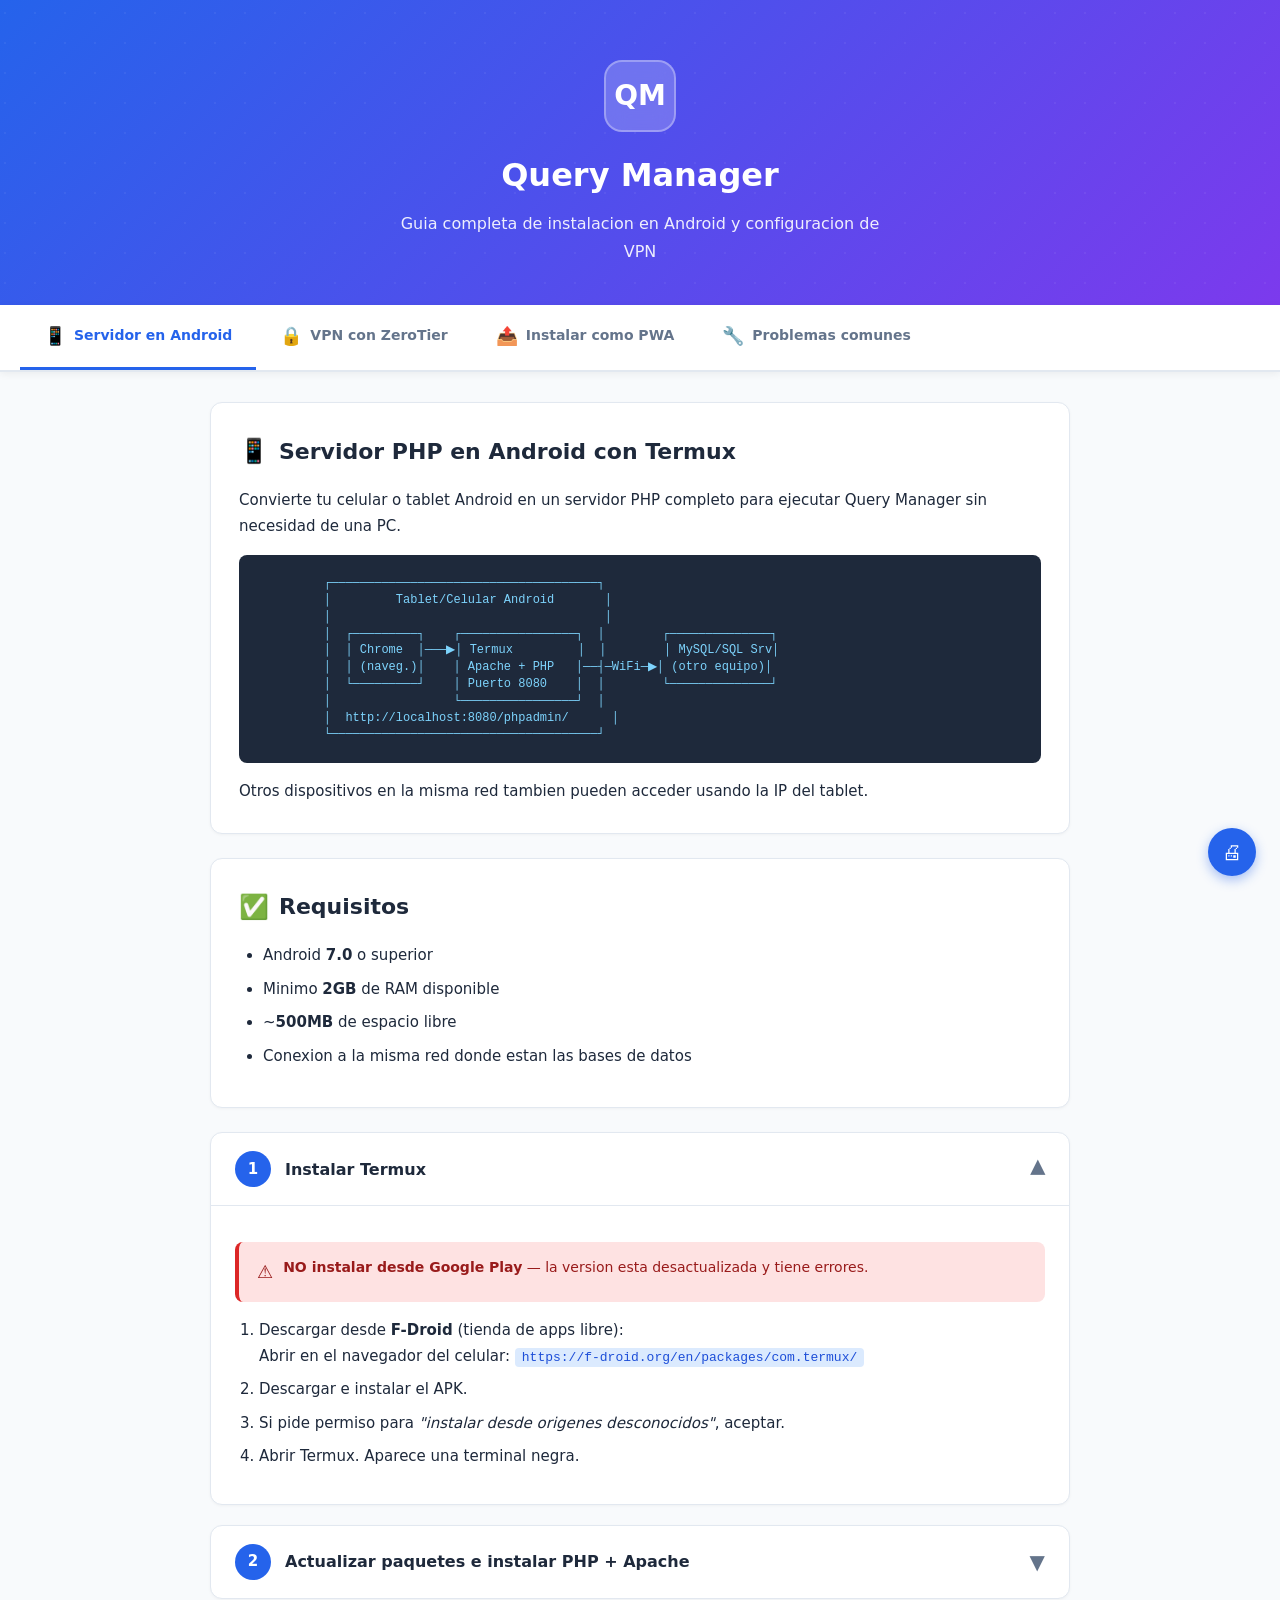
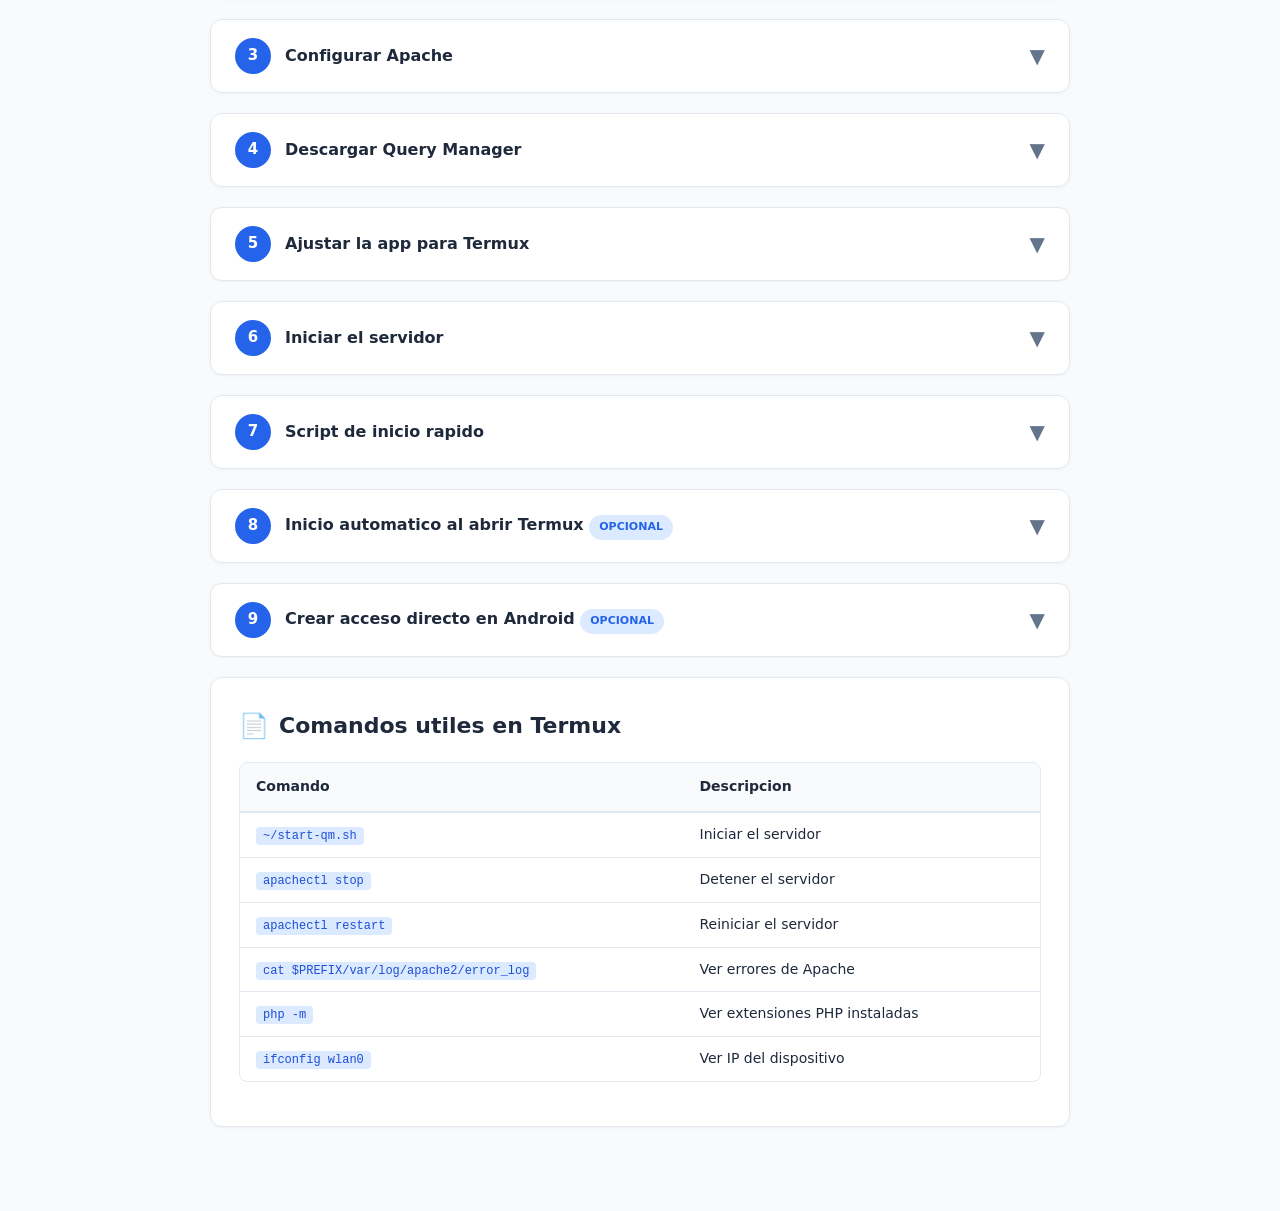
<file: docs/guia-instalacion.html>
<!DOCTYPE html>
<html lang="es">
<head>
    <meta charset="UTF-8">
    <meta name="viewport" content="width=device-width, initial-scale=1.0">
    <title>Query Manager - Guia de Instalacion</title>
    <style>
        :root {
            --primary: #2563eb;
            --primary-dark: #1d4ed8;
            --primary-light: #dbeafe;
            --bg: #f8fafc;
            --bg-card: #ffffff;
            --bg-code: #1e293b;
            --text: #1e293b;
            --text-light: #64748b;
            --text-code: #e2e8f0;
            --border: #e2e8f0;
            --success: #16a34a;
            --success-bg: #dcfce7;
            --warning: #d97706;
            --warning-bg: #fef3c7;
            --danger: #dc2626;
            --danger-bg: #fee2e2;
            --info: #0891b2;
            --info-bg: #cffafe;
            --accent: #7c3aed;
            --accent-bg: #ede9fe;
        }

        * { margin: 0; padding: 0; box-sizing: border-box; }

        body {
            font-family: 'Segoe UI', system-ui, -apple-system, sans-serif;
            background: var(--bg);
            color: var(--text);
            line-height: 1.7;
            font-size: 15px;
        }

        /* Header */
        .hero {
            background: linear-gradient(135deg, var(--primary) 0%, #7c3aed 100%);
            color: white;
            padding: 60px 20px 40px;
            text-align: center;
            position: relative;
            overflow: hidden;
        }
        .hero::before {
            content: '';
            position: absolute;
            top: -50%;
            left: -50%;
            width: 200%;
            height: 200%;
            background: radial-gradient(circle, rgba(255,255,255,0.05) 1px, transparent 1px);
            background-size: 30px 30px;
        }
        .hero-logo {
            width: 72px;
            height: 72px;
            background: rgba(255,255,255,0.2);
            border-radius: 18px;
            display: flex;
            align-items: center;
            justify-content: center;
            font-size: 28px;
            font-weight: 800;
            margin: 0 auto 16px;
            backdrop-filter: blur(10px);
            border: 2px solid rgba(255,255,255,0.3);
        }
        .hero h1 { font-size: 32px; font-weight: 700; margin-bottom: 8px; position: relative; }
        .hero p { font-size: 16px; opacity: 0.9; position: relative; max-width: 500px; margin: 0 auto; }

        /* Navigation */
        .nav-tabs {
            background: var(--bg-card);
            border-bottom: 2px solid var(--border);
            padding: 0 20px;
            display: flex;
            gap: 0;
            overflow-x: auto;
            position: sticky;
            top: 0;
            z-index: 100;
            box-shadow: 0 2px 8px rgba(0,0,0,0.06);
        }
        .nav-tab {
            padding: 16px 24px;
            cursor: pointer;
            font-weight: 600;
            font-size: 14px;
            color: var(--text-light);
            border-bottom: 3px solid transparent;
            transition: all 0.2s;
            white-space: nowrap;
            display: flex;
            align-items: center;
            gap: 8px;
        }
        .nav-tab:hover { color: var(--primary); background: var(--primary-light); }
        .nav-tab.active { color: var(--primary); border-bottom-color: var(--primary); }
        .nav-tab .tab-icon { font-size: 18px; }

        /* Content */
        .container { max-width: 900px; margin: 0 auto; padding: 30px 20px 60px; }
        .section { display: none; }
        .section.active { display: block; }

        /* Cards */
        .card {
            background: var(--bg-card);
            border-radius: 12px;
            border: 1px solid var(--border);
            padding: 28px;
            margin-bottom: 24px;
            box-shadow: 0 1px 3px rgba(0,0,0,0.04);
        }
        .card h2 {
            font-size: 22px;
            margin-bottom: 16px;
            color: var(--text);
            display: flex;
            align-items: center;
            gap: 10px;
        }
        .card h2 .icon { font-size: 24px; }
        .card h3 {
            font-size: 17px;
            margin: 24px 0 12px;
            color: var(--primary-dark);
            padding-bottom: 8px;
            border-bottom: 2px solid var(--primary-light);
        }

        /* Step cards */
        .step-card {
            background: var(--bg-card);
            border-radius: 12px;
            border: 1px solid var(--border);
            margin-bottom: 20px;
            overflow: hidden;
            box-shadow: 0 1px 3px rgba(0,0,0,0.04);
        }
        .step-header {
            display: flex;
            align-items: center;
            gap: 14px;
            padding: 18px 24px;
            cursor: pointer;
            transition: background 0.2s;
        }
        .step-header:hover { background: var(--bg); }
        .step-number {
            width: 36px;
            height: 36px;
            background: var(--primary);
            color: white;
            border-radius: 50%;
            display: flex;
            align-items: center;
            justify-content: center;
            font-weight: 700;
            font-size: 15px;
            flex-shrink: 0;
        }
        .step-number.done { background: var(--success); }
        .step-title { font-weight: 600; font-size: 16px; flex: 1; }
        .step-toggle {
            color: var(--text-light);
            transition: transform 0.3s;
            font-size: 20px;
        }
        .step-header[aria-expanded="true"] .step-toggle { transform: rotate(180deg); }
        .step-body {
            padding: 0 24px 24px;
            display: none;
            border-top: 1px solid var(--border);
            padding-top: 20px;
        }
        .step-body.open { display: block; }

        /* Code blocks */
        pre {
            background: var(--bg-code);
            color: var(--text-code);
            border-radius: 8px;
            padding: 16px 20px;
            overflow-x: auto;
            font-family: 'Cascadia Code', 'Fira Code', 'Consolas', monospace;
            font-size: 13px;
            line-height: 1.6;
            margin: 12px 0;
            position: relative;
        }
        pre .comment { color: #64748b; }
        pre .cmd { color: #7dd3fc; }
        pre .flag { color: #a78bfa; }
        pre .string { color: #86efac; }

        .copy-btn {
            position: absolute;
            top: 8px;
            right: 8px;
            background: rgba(255,255,255,0.1);
            border: 1px solid rgba(255,255,255,0.2);
            color: var(--text-code);
            padding: 4px 12px;
            border-radius: 6px;
            cursor: pointer;
            font-size: 12px;
            transition: all 0.2s;
        }
        .copy-btn:hover { background: rgba(255,255,255,0.2); }
        .copy-btn.copied { background: var(--success); color: white; }

        code {
            background: var(--primary-light);
            color: var(--primary-dark);
            padding: 2px 7px;
            border-radius: 4px;
            font-family: 'Cascadia Code', 'Fira Code', 'Consolas', monospace;
            font-size: 13px;
        }

        /* Alerts */
        .alert {
            padding: 14px 18px;
            border-radius: 8px;
            margin: 16px 0;
            font-size: 14px;
            display: flex;
            gap: 10px;
            align-items: flex-start;
        }
        .alert-icon { font-size: 18px; flex-shrink: 0; margin-top: 1px; }
        .alert-warning { background: var(--warning-bg); color: #92400e; border-left: 4px solid var(--warning); }
        .alert-danger { background: var(--danger-bg); color: #991b1b; border-left: 4px solid var(--danger); }
        .alert-info { background: var(--info-bg); color: #155e75; border-left: 4px solid var(--info); }
        .alert-success { background: var(--success-bg); color: #166534; border-left: 4px solid var(--success); }

        /* Tables */
        .table-wrapper { overflow-x: auto; margin: 16px 0; border-radius: 8px; border: 1px solid var(--border); }
        table { width: 100%; border-collapse: collapse; font-size: 14px; }
        th {
            background: var(--bg);
            padding: 12px 16px;
            text-align: left;
            font-weight: 600;
            color: var(--text);
            border-bottom: 2px solid var(--border);
        }
        td { padding: 10px 16px; border-bottom: 1px solid var(--border); }
        tr:last-child td { border-bottom: none; }
        tr:hover td { background: var(--bg); }
        td code { font-size: 12px; }

        /* Diagram */
        .diagram {
            background: var(--bg-code);
            color: #7dd3fc;
            border-radius: 8px;
            padding: 20px;
            font-family: 'Cascadia Code', 'Fira Code', 'Consolas', monospace;
            font-size: 12px;
            line-height: 1.4;
            overflow-x: auto;
            margin: 16px 0;
            white-space: pre;
        }

        /* Lists */
        ol, ul { padding-left: 24px; margin: 10px 0; }
        li { margin-bottom: 8px; }
        li strong { color: var(--text); }

        /* Badge */
        .badge {
            display: inline-block;
            padding: 3px 10px;
            border-radius: 20px;
            font-size: 11px;
            font-weight: 600;
            text-transform: uppercase;
        }
        .badge-free { background: var(--success-bg); color: var(--success); }
        .badge-required { background: var(--danger-bg); color: var(--danger); }
        .badge-optional { background: var(--primary-light); color: var(--primary); }

        /* Comparison */
        .comparison {
            display: grid;
            grid-template-columns: 1fr 1fr;
            gap: 16px;
            margin: 16px 0;
        }
        .comparison-col {
            background: var(--bg-card);
            border-radius: 8px;
            border: 1px solid var(--border);
            padding: 16px;
        }
        .comparison-col h4 {
            font-size: 14px;
            margin-bottom: 10px;
            padding-bottom: 8px;
            border-bottom: 1px solid var(--border);
        }
        .comparison-col.winner { border-color: var(--success); background: var(--success-bg); }
        .comparison-col.winner h4 { color: var(--success); }

        /* PWA section */
        .pwa-tip {
            background: var(--accent-bg);
            border: 1px solid #c4b5fd;
            border-radius: 8px;
            padding: 16px;
            margin: 16px 0;
        }
        .pwa-tip h4 { color: var(--accent); margin-bottom: 8px; }

        /* Print */
        .print-btn {
            position: fixed;
            bottom: 24px;
            right: 24px;
            background: var(--primary);
            color: white;
            border: none;
            width: 48px;
            height: 48px;
            border-radius: 50%;
            cursor: pointer;
            box-shadow: 0 4px 12px rgba(37,99,235,0.4);
            display: flex;
            align-items: center;
            justify-content: center;
            font-size: 20px;
            transition: transform 0.2s;
            z-index: 200;
        }
        .print-btn:hover { transform: scale(1.1); }

        @media print {
            .nav-tabs, .print-btn { display: none; }
            .section { display: block !important; page-break-inside: avoid; }
            .step-body { display: block !important; }
            .hero { padding: 30px 20px; }
            body { font-size: 12px; }
        }

        @media (max-width: 640px) {
            .hero { padding: 40px 16px 30px; }
            .hero h1 { font-size: 24px; }
            .container { padding: 16px 12px 40px; }
            .card { padding: 18px; }
            .comparison { grid-template-columns: 1fr; }
            .nav-tab { padding: 12px 16px; font-size: 13px; }
        }
    </style>
</head>
<body>

    <!-- Hero -->
    <div class="hero">
        <div class="hero-logo">QM</div>
        <h1>Query Manager</h1>
        <p>Guia completa de instalacion en Android y configuracion de VPN</p>
    </div>

    <!-- Navigation -->
    <div class="nav-tabs">
        <div class="nav-tab active" onclick="showSection('termux')" data-section="termux">
            <span class="tab-icon">&#128241;</span> Servidor en Android
        </div>
        <div class="nav-tab" onclick="showSection('vpn')" data-section="vpn">
            <span class="tab-icon">&#128274;</span> VPN con ZeroTier
        </div>
        <div class="nav-tab" onclick="showSection('pwa')" data-section="pwa">
            <span class="tab-icon">&#128228;</span> Instalar como PWA
        </div>
        <div class="nav-tab" onclick="showSection('troubleshooting')" data-section="troubleshooting">
            <span class="tab-icon">&#128295;</span> Problemas comunes
        </div>
    </div>

    <div class="container">

        <!-- ==================== SECTION: TERMUX ==================== -->
        <div class="section active" id="section-termux">

            <div class="card">
                <h2><span class="icon">&#128241;</span> Servidor PHP en Android con Termux</h2>
                <p>Convierte tu celular o tablet Android en un servidor PHP completo para ejecutar Query Manager sin necesidad de una PC.</p>

                <div class="diagram">         &#9484;&#9472;&#9472;&#9472;&#9472;&#9472;&#9472;&#9472;&#9472;&#9472;&#9472;&#9472;&#9472;&#9472;&#9472;&#9472;&#9472;&#9472;&#9472;&#9472;&#9472;&#9472;&#9472;&#9472;&#9472;&#9472;&#9472;&#9472;&#9472;&#9472;&#9472;&#9472;&#9472;&#9472;&#9472;&#9472;&#9472;&#9472;&#9488;
         &#9474;         Tablet/Celular Android       &#9474;
         &#9474;                                      &#9474;
         &#9474;  &#9484;&#9472;&#9472;&#9472;&#9472;&#9472;&#9472;&#9472;&#9472;&#9472;&#9488;    &#9484;&#9472;&#9472;&#9472;&#9472;&#9472;&#9472;&#9472;&#9472;&#9472;&#9472;&#9472;&#9472;&#9472;&#9472;&#9472;&#9472;&#9488;  &#9474;        &#9484;&#9472;&#9472;&#9472;&#9472;&#9472;&#9472;&#9472;&#9472;&#9472;&#9472;&#9472;&#9472;&#9472;&#9472;&#9488;
         &#9474;  &#9474; Chrome  &#9474;&#9472;&#9472;&#9472;&#9654;&#9474; Termux         &#9474;  &#9474;        &#9474; MySQL/SQL Srv&#9474;
         &#9474;  &#9474; (naveg.)&#9474;    &#9474; Apache + PHP   &#9474;&#9472;&#9472;&#9508;&#9472;WiFi&#9472;&#9654;&#9474; (otro equipo)&#9474;
         &#9474;  &#9492;&#9472;&#9472;&#9472;&#9472;&#9472;&#9472;&#9472;&#9472;&#9472;&#9496;    &#9474; Puerto 8080    &#9474;  &#9474;        &#9492;&#9472;&#9472;&#9472;&#9472;&#9472;&#9472;&#9472;&#9472;&#9472;&#9472;&#9472;&#9472;&#9472;&#9472;&#9496;
         &#9474;                 &#9492;&#9472;&#9472;&#9472;&#9472;&#9472;&#9472;&#9472;&#9472;&#9472;&#9472;&#9472;&#9472;&#9472;&#9472;&#9472;&#9472;&#9496;  &#9474;
         &#9474;  http://localhost:8080/phpadmin/      &#9474;
         &#9492;&#9472;&#9472;&#9472;&#9472;&#9472;&#9472;&#9472;&#9472;&#9472;&#9472;&#9472;&#9472;&#9472;&#9472;&#9472;&#9472;&#9472;&#9472;&#9472;&#9472;&#9472;&#9472;&#9472;&#9472;&#9472;&#9472;&#9472;&#9472;&#9472;&#9472;&#9472;&#9472;&#9472;&#9472;&#9472;&#9472;&#9472;&#9496;</div>

                <p>Otros dispositivos en la misma red tambien pueden acceder usando la IP del tablet.</p>
            </div>

            <!-- Requisitos -->
            <div class="card">
                <h2><span class="icon">&#9989;</span> Requisitos</h2>
                <ul>
                    <li>Android <strong>7.0</strong> o superior</li>
                    <li>Minimo <strong>2GB</strong> de RAM disponible</li>
                    <li>~<strong>500MB</strong> de espacio libre</li>
                    <li>Conexion a la misma red donde estan las bases de datos</li>
                </ul>
            </div>

            <!-- Paso 1 -->
            <div class="step-card">
                <div class="step-header" onclick="toggleStep(this)" aria-expanded="true">
                    <div class="step-number">1</div>
                    <div class="step-title">Instalar Termux</div>
                    <div class="step-toggle">&#9660;</div>
                </div>
                <div class="step-body open">
                    <div class="alert alert-danger">
                        <span class="alert-icon">&#9888;&#65039;</span>
                        <div><strong>NO instalar desde Google Play</strong> &mdash; la version esta desactualizada y tiene errores.</div>
                    </div>
                    <ol>
                        <li>Descargar desde <strong>F-Droid</strong> (tienda de apps libre):
                            <br>Abrir en el navegador del celular: <code>https://f-droid.org/en/packages/com.termux/</code>
                        </li>
                        <li>Descargar e instalar el APK.</li>
                        <li>Si pide permiso para <em>"instalar desde origenes desconocidos"</em>, aceptar.</li>
                        <li>Abrir Termux. Aparece una terminal negra.</li>
                    </ol>
                </div>
            </div>

            <!-- Paso 2 -->
            <div class="step-card">
                <div class="step-header" onclick="toggleStep(this)" aria-expanded="false">
                    <div class="step-number">2</div>
                    <div class="step-title">Actualizar paquetes e instalar PHP + Apache</div>
                    <div class="step-toggle">&#9660;</div>
                </div>
                <div class="step-body">
                    <p>Copiar y pegar estos comandos <strong>uno por uno</strong> en Termux:</p>
                    <pre><button class="copy-btn" onclick="copyCode(this)">Copiar</button><span class="comment"># Actualizar repositorios</span>
<span class="cmd">pkg update</span> <span class="flag">-y</span> && <span class="cmd">pkg upgrade</span> <span class="flag">-y</span>

<span class="comment"># Instalar PHP, Apache, git y herramientas</span>
<span class="cmd">pkg install</span> <span class="flag">-y</span> <span class="string">php-apache apache2 git zip unzip</span>

<span class="comment"># Instalar extensiones PHP necesarias</span>
<span class="cmd">pkg install</span> <span class="flag">-y</span> <span class="string">php-pdo php-openssl</span></pre>
                </div>
            </div>

            <!-- Paso 3 -->
            <div class="step-card">
                <div class="step-header" onclick="toggleStep(this)" aria-expanded="false">
                    <div class="step-number">3</div>
                    <div class="step-title">Configurar Apache</div>
                    <div class="step-toggle">&#9660;</div>
                </div>
                <div class="step-body">
                    <p>Abrir el archivo de configuracion:</p>
                    <pre><button class="copy-btn" onclick="copyCode(this)">Copiar</button><span class="cmd">nano</span> <span class="string">$PREFIX/etc/apache2/httpd.conf</span></pre>

                    <p>Buscar y modificar estas lineas (usar <code>Ctrl+W</code> para buscar en nano):</p>
                    <pre><button class="copy-btn" onclick="copyCode(this)">Copiar</button><span class="comment"># Cambiar el puerto (Android no permite el 80 sin root)</span>
Listen <span class="string">8080</span>

<span class="comment"># Habilitar PHP - buscar la linea de LoadModule php y descomentarla</span>
LoadModule <span class="string">php_module libexec/apache2/libphp.so</span>

<span class="comment"># Buscar DirectoryIndex y agregar index.php</span>
DirectoryIndex <span class="string">index.php index.html</span></pre>

                    <p>Guardar con <code>Ctrl+O</code>, Enter, <code>Ctrl+X</code>.</p>
                </div>
            </div>

            <!-- Paso 4 -->
            <div class="step-card">
                <div class="step-header" onclick="toggleStep(this)" aria-expanded="false">
                    <div class="step-number">4</div>
                    <div class="step-title">Descargar Query Manager</div>
                    <div class="step-toggle">&#9660;</div>
                </div>
                <div class="step-body">
                    <pre><button class="copy-btn" onclick="copyCode(this)">Copiar</button><span class="comment"># Ir a la carpeta web de Apache</span>
<span class="cmd">cd</span> <span class="string">$PREFIX/share/apache2/default-site/htdocs</span>

<span class="comment"># Opcion A: Si tienes el codigo en git</span>
<span class="cmd">git clone</span> <span class="string">&lt;tu-repositorio&gt;</span> phpadmin

<span class="comment"># Opcion B: Copiar desde el almacenamiento del celular</span>
<span class="comment"># Primero dar permiso de almacenamiento a Termux:</span>
<span class="cmd">termux-setup-storage</span>
<span class="comment"># Luego copiar:</span>
<span class="cmd">cp</span> <span class="flag">-r</span> <span class="string">~/storage/downloads/phpadmin</span> ./phpadmin

<span class="comment"># Dar permisos de escritura a las carpetas de datos</span>
<span class="cmd">chmod</span> <span class="flag">-R</span> 777 <span class="string">phpadmin/data</span>
<span class="cmd">chmod</span> <span class="flag">-R</span> 777 <span class="string">phpadmin/config</span></pre>
                </div>
            </div>

            <!-- Paso 5 -->
            <div class="step-card">
                <div class="step-header" onclick="toggleStep(this)" aria-expanded="false">
                    <div class="step-number">5</div>
                    <div class="step-title">Ajustar la app para Termux</div>
                    <div class="step-toggle">&#9660;</div>
                </div>
                <div class="step-body">
                    <p>Editar el <code>.htaccess</code> porque Apache en Termux tiene una estructura diferente:</p>
                    <pre><button class="copy-btn" onclick="copyCode(this)">Copiar</button><span class="cmd">nano</span> <span class="string">phpadmin/.htaccess</span></pre>
                    <p>Verificar que el contenido sea:</p>
                    <pre><button class="copy-btn" onclick="copyCode(this)">Copiar</button>RewriteEngine On
RewriteBase <span class="string">/phpadmin/</span>

<span class="comment"># Proteger directorios sensibles</span>
RewriteRule <span class="string">^data/</span> - [F,L]
RewriteRule <span class="string">^config/</span> - [F,L]

<span class="comment"># API routing</span>
RewriteCond %{REQUEST_FILENAME} !-f
RewriteCond %{REQUEST_FILENAME} !-d
RewriteRule <span class="string">^api/(.*)$</span> api/index.php [QSA,L]</pre>
                </div>
            </div>

            <!-- Paso 6 -->
            <div class="step-card">
                <div class="step-header" onclick="toggleStep(this)" aria-expanded="false">
                    <div class="step-number">6</div>
                    <div class="step-title">Iniciar el servidor</div>
                    <div class="step-toggle">&#9660;</div>
                </div>
                <div class="step-body">
                    <pre><button class="copy-btn" onclick="copyCode(this)">Copiar</button><span class="comment"># Iniciar Apache</span>
<span class="cmd">apachectl start</span></pre>

                    <p>Abrir Chrome en el <strong>mismo celular</strong> y navegar a:</p>
                    <pre><button class="copy-btn" onclick="copyCode(this)">Copiar</button>http://localhost:8080/phpadmin/</pre>

                    <div class="alert alert-info">
                        <span class="alert-icon">&#128161;</span>
                        <div>Para acceder desde <strong>otro dispositivo</strong> en la misma red:
                            <pre style="margin-top:8px;"><button class="copy-btn" onclick="copyCode(this)">Copiar</button><span class="cmd">ifconfig</span> wlan0 | <span class="cmd">grep</span> <span class="string">"inet "</span></pre>
                            Luego usa: <code>http://192.168.X.X:8080/phpadmin/</code>
                        </div>
                    </div>
                </div>
            </div>

            <!-- Paso 7 -->
            <div class="step-card">
                <div class="step-header" onclick="toggleStep(this)" aria-expanded="false">
                    <div class="step-number">7</div>
                    <div class="step-title">Script de inicio rapido</div>
                    <div class="step-toggle">&#9660;</div>
                </div>
                <div class="step-body">
                    <p>Crear un script para arrancar el servidor con un solo comando:</p>
                    <pre><button class="copy-btn" onclick="copyCode(this)">Copiar</button><span class="comment"># Crear el script</span>
<span class="cmd">cat</span> > ~/start-qm.sh << <span class="string">'SCRIPT'</span>
#!/data/data/com.termux/files/usr/bin/bash
echo "================================"
echo "  Query Manager - Servidor PHP"
echo "================================"

<span class="comment"># Iniciar Apache</span>
apachectl start 2>/dev/null

<span class="comment"># Obtener IP</span>
IP=$(ifconfig wlan0 2>/dev/null | grep "inet " | awk '{print $2}')

echo ""
echo "Servidor iniciado correctamente"
echo ""
echo "Acceso local:  http://localhost:8080/phpadmin/"
if [ -n "$IP" ]; then
    echo "Acceso en red:  http://$IP:8080/phpadmin/"
fi
echo ""
echo "Para detener: apachectl stop"
echo "================================"
<span class="string">SCRIPT</span>

<span class="comment"># Dar permisos de ejecucion</span>
<span class="cmd">chmod</span> <span class="flag">+x</span> ~/start-qm.sh</pre>

                    <div class="alert alert-success">
                        <span class="alert-icon">&#9889;</span>
                        <div>Ahora para iniciar el servidor solo ejecuta: <code>~/start-qm.sh</code></div>
                    </div>
                </div>
            </div>

            <!-- Paso 8 -->
            <div class="step-card">
                <div class="step-header" onclick="toggleStep(this)" aria-expanded="false">
                    <div class="step-number">8</div>
                    <div class="step-title">Inicio automatico al abrir Termux <span class="badge badge-optional">Opcional</span></div>
                    <div class="step-toggle">&#9660;</div>
                </div>
                <div class="step-body">
                    <p>Para que el servidor arranque automaticamente cada vez que abres Termux:</p>
                    <pre><button class="copy-btn" onclick="copyCode(this)">Copiar</button><span class="cmd">echo</span> <span class="string">"~/start-qm.sh"</span> >> ~/.bashrc</pre>
                </div>
            </div>

            <!-- Paso 9 -->
            <div class="step-card">
                <div class="step-header" onclick="toggleStep(this)" aria-expanded="false">
                    <div class="step-number">9</div>
                    <div class="step-title">Crear acceso directo en Android <span class="badge badge-optional">Opcional</span></div>
                    <div class="step-toggle">&#9660;</div>
                </div>
                <div class="step-body">
                    <ol>
                        <li>Instalar <strong>Termux:Widget</strong> desde F-Droid.</li>
                        <li>Crear la carpeta de shortcuts:
                            <pre><button class="copy-btn" onclick="copyCode(this)">Copiar</button><span class="cmd">mkdir</span> <span class="flag">-p</span> ~/.shortcuts
<span class="cmd">cp</span> ~/start-qm.sh <span class="string">~/.shortcuts/QueryManager</span></pre>
                        </li>
                        <li>En la pantalla de inicio del celular, agregar un <strong>widget de Termux</strong>.</li>
                        <li>Aparecera <em>"QueryManager"</em> como opcion. Al tocarlo, inicia el servidor automaticamente.</li>
                    </ol>
                </div>
            </div>

            <!-- Comandos utiles -->
            <div class="card">
                <h2><span class="icon">&#128196;</span> Comandos utiles en Termux</h2>
                <div class="table-wrapper">
                    <table>
                        <thead>
                            <tr><th>Comando</th><th>Descripcion</th></tr>
                        </thead>
                        <tbody>
                            <tr><td><code>~/start-qm.sh</code></td><td>Iniciar el servidor</td></tr>
                            <tr><td><code>apachectl stop</code></td><td>Detener el servidor</td></tr>
                            <tr><td><code>apachectl restart</code></td><td>Reiniciar el servidor</td></tr>
                            <tr><td><code>cat $PREFIX/var/log/apache2/error_log</code></td><td>Ver errores de Apache</td></tr>
                            <tr><td><code>php -m</code></td><td>Ver extensiones PHP instaladas</td></tr>
                            <tr><td><code>ifconfig wlan0</code></td><td>Ver IP del dispositivo</td></tr>
                        </tbody>
                    </table>
                </div>
            </div>
        </div>

        <!-- ==================== SECTION: VPN ==================== -->
        <div class="section" id="section-vpn">

            <div class="card">
                <h2><span class="icon">&#128274;</span> VPN domestica gratuita con ZeroTier</h2>
                <p>Crea una red VPN privada y gratuita para conectar hasta <strong>25 dispositivos</strong> (PC, celulares, tablets) de forma segura, permitiendo acceder a Query Manager desde cualquier lugar del mundo.</p>

                <div class="diagram">                    &#9484;&#9472;&#9472;&#9472;&#9472;&#9472;&#9472;&#9472;&#9472;&#9472;&#9472;&#9472;&#9472;&#9472;&#9472;&#9472;&#9472;&#9472;&#9472;&#9488;
                    &#9474;   ZeroTier Cloud  &#9474;
                    &#9474;   (controlador)   &#9474;
                    &#9492;&#9472;&#9472;&#9472;&#9472;&#9472;&#9472;&#9472;&#9472;&#9516;&#9472;&#9472;&#9472;&#9472;&#9472;&#9472;&#9472;&#9472;&#9472;&#9496;
                             &#9474; Coordina la red
            &#9484;&#9472;&#9472;&#9472;&#9472;&#9472;&#9472;&#9472;&#9472;&#9472;&#9472;&#9472;&#9472;&#9472;&#9472;&#9472;&#9472;&#9532;&#9472;&#9472;&#9472;&#9472;&#9472;&#9472;&#9472;&#9472;&#9472;&#9472;&#9472;&#9472;&#9472;&#9472;&#9472;&#9472;&#9488;
            &#9474;                &#9474;                &#9474;
    &#9484;&#9472;&#9472;&#9472;&#9472;&#9472;&#9472;&#9472;&#9660;&#9472;&#9472;&#9472;&#9472;&#9472;&#9472;&#9488;  &#9484;&#9472;&#9472;&#9472;&#9472;&#9472;&#9660;&#9472;&#9472;&#9472;&#9472;&#9472;&#9472;&#9472;&#9488;  &#9484;&#9472;&#9472;&#9472;&#9472;&#9472;&#9660;&#9472;&#9472;&#9472;&#9472;&#9472;&#9472;&#9472;&#9488;
    &#9474; PC Oficina    &#9474;  &#9474; Celular 1   &#9474;  &#9474; Tablet 2    &#9474;
    &#9474; XAMPP + ZT    &#9474;  &#9474; Android     &#9474;  &#9474; Android     &#9474;
    &#9474; 10.147.20.1   &#9474;  &#9474; 10.147.20.5 &#9474;  &#9474; 10.147.20.8 &#9474;
    &#9492;&#9472;&#9472;&#9472;&#9472;&#9472;&#9472;&#9472;&#9472;&#9472;&#9472;&#9472;&#9472;&#9472;&#9472;&#9496;  &#9492;&#9472;&#9472;&#9472;&#9472;&#9472;&#9472;&#9472;&#9472;&#9472;&#9472;&#9472;&#9472;&#9472;&#9496;  &#9492;&#9472;&#9472;&#9472;&#9472;&#9472;&#9472;&#9472;&#9472;&#9472;&#9472;&#9472;&#9472;&#9472;&#9496;

    Acceso: http://10.147.20.1/phpadmin/
    Peer-to-peer encriptado desde cualquier red.</div>
            </div>

            <!-- Por que ZeroTier -->
            <div class="card">
                <h2><span class="icon">&#129300;</span> Por que ZeroTier y no Hamachi</h2>
                <div class="table-wrapper">
                    <table>
                        <thead>
                            <tr><th>Caracteristica</th><th>Hamachi</th><th>ZeroTier</th></tr>
                        </thead>
                        <tbody>
                            <tr><td>Usuarios gratuitos</td><td>5</td><td><strong>25</strong></td></tr>
                            <tr><td>App Android</td><td>No oficial</td><td><strong>Si, oficial</strong></td></tr>
                            <tr><td>App iOS</td><td>No</td><td><strong>Si</strong></td></tr>
                            <tr><td>Velocidad</td><td>Limitada en gratis</td><td><strong>Sin limites</strong></td></tr>
                            <tr><td>Open source</td><td>No</td><td><strong>Si</strong></td></tr>
                            <tr><td>Configuracion</td><td>Compleja</td><td><strong>Muy simple</strong></td></tr>
                            <tr><td>Estabilidad</td><td>Bugs recientes</td><td><strong>Estable</strong></td></tr>
                            <tr><td>Funciona detras de NAT</td><td>A veces falla</td><td><strong>Siempre</strong></td></tr>
                        </tbody>
                    </table>
                </div>
            </div>

            <!-- Paso 1 VPN -->
            <div class="step-card">
                <div class="step-header" onclick="toggleStep(this)" aria-expanded="true">
                    <div class="step-number">1</div>
                    <div class="step-title">Crear la red en ZeroTier</div>
                    <div class="step-toggle">&#9660;</div>
                </div>
                <div class="step-body open">
                    <ol>
                        <li>Ir a <code>https://my.zerotier.com/</code> y crear una cuenta gratuita.</li>
                        <li>Hacer clic en <strong>"Create A Network"</strong>.</li>
                        <li>Se crea una red con un <strong>Network ID</strong> de 16 caracteres (ej: <code>a09acf023389e132</code>). <strong>Anotar este ID.</strong></li>
                        <li>En la configuracion de la red:
                            <ul>
                                <li><strong>Name:</strong> Poner un nombre descriptivo (ej: "QueryManager VPN").</li>
                                <li><strong>Access Control:</strong> Dejar en <strong>"Private"</strong> (los dispositivos deben ser aprobados manualmente).</li>
                                <li><strong>IPv4 Auto-Assign:</strong> Asegurarse de que este habilitado (rango por defecto: <code>10.147.20.0/24</code>).</li>
                            </ul>
                        </li>
                    </ol>
                </div>
            </div>

            <!-- Paso 2 VPN -->
            <div class="step-card">
                <div class="step-header" onclick="toggleStep(this)" aria-expanded="false">
                    <div class="step-number">2</div>
                    <div class="step-title">Instalar ZeroTier en el servidor (PC con XAMPP)</div>
                    <div class="step-toggle">&#9660;</div>
                </div>
                <div class="step-body">
                    <h3>Windows</h3>
                    <ol>
                        <li>Descargar desde <code>https://www.zerotier.com/download/</code></li>
                        <li>Instalar el ejecutable.</li>
                        <li>Aparece un icono en la bandeja del sistema (junto al reloj).</li>
                        <li>Clic derecho &gt; <strong>"Join New Network"</strong>.</li>
                        <li>Pegar el <strong>Network ID</strong> del paso 1.</li>
                        <li>Clic en <strong>"Join"</strong>.</li>
                    </ol>

                    <h3>Linux (Ubuntu/Debian)</h3>
                    <pre><button class="copy-btn" onclick="copyCode(this)">Copiar</button><span class="cmd">curl</span> <span class="flag">-s</span> https://install.zerotier.com | <span class="cmd">sudo bash</span>
<span class="cmd">sudo zerotier-cli join</span> <span class="string">&lt;TU_NETWORK_ID&gt;</span></pre>

                    <h3>macOS</h3>
                    <pre><button class="copy-btn" onclick="copyCode(this)">Copiar</button><span class="cmd">brew install</span> <span class="string">zerotier-one</span>
<span class="cmd">sudo zerotier-cli join</span> <span class="string">&lt;TU_NETWORK_ID&gt;</span></pre>
                </div>
            </div>

            <!-- Paso 3 VPN -->
            <div class="step-card">
                <div class="step-header" onclick="toggleStep(this)" aria-expanded="false">
                    <div class="step-number">3</div>
                    <div class="step-title">Instalar ZeroTier en celulares/tablets</div>
                    <div class="step-toggle">&#9660;</div>
                </div>
                <div class="step-body">
                    <h3>Android</h3>
                    <ol>
                        <li>Abrir <strong>Google Play Store</strong>.</li>
                        <li>Buscar <strong>"ZeroTier One"</strong> (desarrollador: ZeroTier, Inc.).</li>
                        <li>Instalar.</li>
                        <li>Abrir la app &gt; tocar <strong>"+"</strong> &gt; pegar el <strong>Network ID</strong>.</li>
                        <li>Activar el switch de la red.</li>
                        <li>Android pedira permiso para crear una VPN. Aceptar.</li>
                    </ol>

                    <h3>iOS (iPhone/iPad)</h3>
                    <ol>
                        <li>Abrir <strong>App Store</strong>.</li>
                        <li>Buscar <strong>"ZeroTier One"</strong>.</li>
                        <li>Instalar y configurar igual que Android.</li>
                    </ol>
                </div>
            </div>

            <!-- Paso 4 VPN -->
            <div class="step-card">
                <div class="step-header" onclick="toggleStep(this)" aria-expanded="false">
                    <div class="step-number">4</div>
                    <div class="step-title">Autorizar los dispositivos</div>
                    <div class="step-toggle">&#9660;</div>
                </div>
                <div class="step-body">
                    <ol>
                        <li>Volver a <code>https://my.zerotier.com/</code> &gt; tu red.</li>
                        <li>En la seccion <strong>"Members"</strong> apareceran los dispositivos que se unieron.</li>
                        <li>Marcar la casilla <strong>"Auth"</strong> de cada dispositivo para autorizarlo.</li>
                        <li>Cada dispositivo recibira una IP automatica (ej: <code>10.147.20.1</code>, <code>10.147.20.5</code>).</li>
                        <li><strong>Anotar la IP del servidor</strong> (la PC con XAMPP).</li>
                    </ol>
                </div>
            </div>

            <!-- Paso 5 VPN -->
            <div class="step-card">
                <div class="step-header" onclick="toggleStep(this)" aria-expanded="false">
                    <div class="step-number">5</div>
                    <div class="step-title">Probar la conexion</div>
                    <div class="step-toggle">&#9660;</div>
                </div>
                <div class="step-body">
                    <p>Desde el celular (con ZeroTier conectado), abrir Chrome y navegar a:</p>
                    <pre><button class="copy-btn" onclick="copyCode(this)">Copiar</button>http://10.147.20.1/phpadmin/</pre>
                    <p>(Reemplazar <code>10.147.20.1</code> con la IP ZeroTier de tu PC servidor).</p>

                    <div class="alert alert-success">
                        <span class="alert-icon">&#127881;</span>
                        <div>Si funciona, ya tienes acceso seguro desde cualquier lugar del mundo.</div>
                    </div>
                </div>
            </div>

            <!-- Paso 6 VPN -->
            <div class="step-card">
                <div class="step-header" onclick="toggleStep(this)" aria-expanded="false">
                    <div class="step-number">6</div>
                    <div class="step-title">IPs fijas y gestion de usuarios</div>
                    <div class="step-toggle">&#9660;</div>
                </div>
                <div class="step-body">
                    <h3>Asignar IPs fijas (recomendado)</h3>
                    <p>En <code>https://my.zerotier.com/</code> &gt; tu red &gt; Members:</p>
                    <ol>
                        <li>Buscar el dispositivo servidor.</li>
                        <li>En el campo de IP, escribir una IP fija (ej: <code>10.147.20.1</code>).</li>
                        <li>Repetir para cada dispositivo si se desea.</li>
                    </ol>

                    <h3>Gestion de usuarios VPN</h3>
                    <div class="table-wrapper">
                        <table>
                            <thead>
                                <tr><th>Accion</th><th>Como hacerlo</th></tr>
                            </thead>
                            <tbody>
                                <tr><td>Agregar dispositivo</td><td>Instalar ZeroTier + unirse con el Network ID</td></tr>
                                <tr><td>Autorizar</td><td>my.zerotier.com &gt; Members &gt; marcar "Auth"</td></tr>
                                <tr><td>Revocar acceso</td><td>my.zerotier.com &gt; Members &gt; desmarcar "Auth"</td></tr>
                                <tr><td>Ver conectados</td><td>my.zerotier.com &gt; Members &gt; columna "Last Seen"</td></tr>
                                <tr><td>Limite gratuito</td><td><strong>25 dispositivos</strong> por red</td></tr>
                            </tbody>
                        </table>
                    </div>
                </div>
            </div>

            <!-- Comparativa -->
            <div class="card">
                <h2><span class="icon">&#128200;</span> Comparativa: Red local vs ZeroTier</h2>
                <div class="table-wrapper">
                    <table>
                        <thead>
                            <tr><th>Aspecto</th><th>Red local (WiFi)</th><th>ZeroTier VPN</th></tr>
                        </thead>
                        <tbody>
                            <tr><td>Funciona fuera de la oficina</td><td>No</td><td><strong>Si</strong></td></tr>
                            <tr><td>Funciona con datos moviles</td><td>No</td><td><strong>Si</strong></td></tr>
                            <tr><td>Velocidad</td><td>Maxima (LAN)</td><td>Casi igual (P2P)</td></tr>
                            <tr><td>Seguridad</td><td>Solo red interna</td><td>Encriptado 256-bit</td></tr>
                            <tr><td>Configuracion</td><td>IP puede cambiar</td><td><strong>IP fija siempre</strong></td></tr>
                            <tr><td>Costo</td><td>$0</td><td><strong>$0 (hasta 25 dispositivos)</strong></td></tr>
                            <tr><td>Necesita abrir puertos</td><td>No</td><td><strong>No</strong></td></tr>
                        </tbody>
                    </table>
                </div>
            </div>
        </div>

        <!-- ==================== SECTION: PWA ==================== -->
        <div class="section" id="section-pwa">

            <div class="card">
                <h2><span class="icon">&#128228;</span> Instalar Query Manager como App (PWA)</h2>
                <p>Query Manager ya incluye soporte PWA. Esto permite instalarlo como una app nativa en cualquier dispositivo.</p>
            </div>

            <div class="card">
                <h2><span class="icon">&#128241;</span> En Android (Chrome)</h2>
                <ol>
                    <li>Abrir la URL de Query Manager en Chrome.</li>
                    <li>Aparece un banner automatico: <strong>"Agregar Query Manager a pantalla de inicio"</strong>.</li>
                    <li>Tocar <strong>Instalar</strong>.</li>
                    <li>Se crea un icono en el escritorio, igual que una app nativa.</li>
                    <li>Al abrirla: pantalla completa, sin barra de URL.</li>
                </ol>

                <div class="pwa-tip">
                    <h4>&#128274; Importante: PWA requiere contexto seguro</h4>
                    <p>Chrome solo permite instalar PWA en <code>localhost</code> o <code>HTTPS</code>. Si accedes por IP (ej: <code>http://192.168.1.50</code>), el boton de instalar <strong>no aparecera</strong>.</p>
                    <p style="margin-top:8px;"><strong>Solucion rapida:</strong> En Chrome del celular, abre <code>chrome://flags</code>, busca <em>"Unsafely treat insecure origin as secure"</em>, agrega la URL de tu servidor y activa. Reinicia Chrome.</p>
                </div>
            </div>

            <div class="card">
                <h2><span class="icon">&#127823;</span> En iPhone/iPad (Safari)</h2>
                <ol>
                    <li>Abrir la URL en Safari.</li>
                    <li>Tocar el boton <strong>Compartir</strong> (cuadrado con flecha).</li>
                    <li>Tocar <strong>"Agregar a pantalla de inicio"</strong>.</li>
                    <li>Se instala con icono y nombre.</li>
                </ol>
            </div>

            <div class="card">
                <h2><span class="icon">&#128187;</span> En PC/Laptop (Chrome/Edge)</h2>
                <ol>
                    <li>Abrir la URL de Query Manager.</li>
                    <li>En la barra de direccion aparece un icono de instalar.</li>
                    <li>Se instala como ventana independiente (sin pestanas del navegador).</li>
                </ol>
            </div>

            <div class="card">
                <h2><span class="icon">&#9889;</span> Flujo completo con ZeroTier + PWA</h2>
                <div class="diagram"> 1. Encender ZeroTier en el celular (siempre activo en segundo plano)
 2. Tocar el icono de Query Manager en la pantalla de inicio
 3. La app se abre en pantalla completa
 4. Iniciar sesion y trabajar normalmente

 No necesitas:
 &#10060; Configurar IP cada vez (ZeroTier mantiene la misma IP siempre)
 &#10060; Estar en la misma WiFi (funciona desde cualquier red)
 &#10060; Puerto abierto en el router (ZeroTier perfora NAT)
 &#10060; Pagar nada (gratis hasta 25 dispositivos)</div>
            </div>

            <div class="card">
                <h2><span class="icon">&#128203;</span> Comparacion: App nativa vs PWA</h2>
                <div class="comparison">
                    <div class="comparison-col">
                        <h4>App nativa del celular</h4>
                        <ul style="list-style:none;padding:0;">
                            <li>&#9989; Icono en home</li>
                            <li>&#9989; Splash screen</li>
                            <li>&#9989; Pantalla completa</li>
                            <li>&#9989; Sin barra URL</li>
                            <li>&#10060; Requiere App Store</li>
                            <li>&#10060; ~30MB descarga</li>
                            <li>&#10060; Actualizar manual</li>
                        </ul>
                    </div>
                    <div class="comparison-col winner">
                        <h4>PWA Query Manager &#11088;</h4>
                        <ul style="list-style:none;padding:0;">
                            <li>&#9989; Icono en home</li>
                            <li>&#9989; Splash screen</li>
                            <li>&#9989; Pantalla completa</li>
                            <li>&#9989; Sin barra URL</li>
                            <li>&#9989; Solo una URL</li>
                            <li>&#9989; ~500KB cache</li>
                            <li>&#9989; Auto-actualiza</li>
                        </ul>
                    </div>
                </div>
            </div>
        </div>

        <!-- ==================== SECTION: TROUBLESHOOTING ==================== -->
        <div class="section" id="section-troubleshooting">

            <div class="card">
                <h2><span class="icon">&#128295;</span> Problemas comunes en Termux</h2>
                <div class="table-wrapper">
                    <table>
                        <thead>
                            <tr><th>Problema</th><th>Solucion</th></tr>
                        </thead>
                        <tbody>
                            <tr>
                                <td>"Permission denied" al acceder a data/</td>
                                <td><code>chmod -R 777 phpadmin/data phpadmin/config</code></td>
                            </tr>
                            <tr>
                                <td>"Address already in use" al iniciar</td>
                                <td><code>apachectl stop</code> y luego <code>apachectl start</code></td>
                            </tr>
                            <tr>
                                <td>No carga PHP (descarga el archivo)</td>
                                <td>Verificar que <code>LoadModule php_module</code> este descomentado en httpd.conf</td>
                            </tr>
                            <tr>
                                <td>No conecta a MySQL/SQL Server</td>
                                <td>Verificar que el celular este en la misma red que el servidor de BD</td>
                            </tr>
                            <tr>
                                <td>"mod_rewrite not found"</td>
                                <td>Descomentar <code>LoadModule rewrite_module</code> en httpd.conf</td>
                            </tr>
                            <tr>
                                <td>La app no crea la BD SQLite</td>
                                <td>Instalar: <code>pkg install php-pdo</code> y reiniciar Apache</td>
                            </tr>
                        </tbody>
                    </table>
                </div>
            </div>

            <div class="card">
                <h2><span class="icon">&#128274;</span> Problemas comunes con ZeroTier</h2>
                <div class="table-wrapper">
                    <table>
                        <thead>
                            <tr><th>Problema</th><th>Solucion</th></tr>
                        </thead>
                        <tbody>
                            <tr>
                                <td>No conecta desde el celular</td>
                                <td>Verificar que ZeroTier este activo (icono en barra de estado)</td>
                            </tr>
                            <tr>
                                <td>"REQUESTING_CONFIGURATION"</td>
                                <td>El dispositivo no ha sido autorizado en my.zerotier.com</td>
                            </tr>
                            <tr>
                                <td>Lento</td>
                                <td>Verificar que ambos dispositivos tengan buena conexion a internet</td>
                            </tr>
                            <tr>
                                <td>No carga la pagina</td>
                                <td>Verificar que XAMPP/Apache este corriendo en el servidor</td>
                            </tr>
                            <tr>
                                <td>Firewall bloquea</td>
                                <td>En Windows: permitir Apache en el Firewall de Windows</td>
                            </tr>
                            <tr>
                                <td>IP cambio</td>
                                <td>Asignar IP fija en la consola de ZeroTier</td>
                            </tr>
                        </tbody>
                    </table>
                </div>
            </div>

            <div class="card">
                <h2><span class="icon">&#128228;</span> Problemas con la PWA</h2>
                <div class="table-wrapper">
                    <table>
                        <thead>
                            <tr><th>Problema</th><th>Solucion</th></tr>
                        </thead>
                        <tbody>
                            <tr>
                                <td>No aparece boton "Instalar" en celular</td>
                                <td>Chrome requiere HTTPS o localhost. Usar flag <code>chrome://flags</code> &gt; "Unsafely treat insecure origin as secure" y agregar la URL</td>
                            </tr>
                            <tr>
                                <td>La app muestra "Sin conexion al servidor"</td>
                                <td>El servidor (XAMPP) debe estar encendido. La PWA cachea solo la interfaz, no los datos</td>
                            </tr>
                            <tr>
                                <td>No se actualiza la app</td>
                                <td>Cambiar el <code>CACHE_NAME</code> en service-worker.js (ej: de 'qm-v1.0.0' a 'qm-v1.0.1')</td>
                            </tr>
                            <tr>
                                <td>Service Worker no se registra</td>
                                <td>Abrir DevTools &gt; Application &gt; Service Workers para ver el estado y errores</td>
                            </tr>
                        </tbody>
                    </table>
                </div>
            </div>
        </div>

    </div>

    <!-- Print button -->
    <button class="print-btn" onclick="window.print()" title="Imprimir guia">&#128424;</button>

    <script>
        function showSection(name) {
            document.querySelectorAll('.section').forEach(s => s.classList.remove('active'));
            document.querySelectorAll('.nav-tab').forEach(t => t.classList.remove('active'));
            document.getElementById('section-' + name).classList.add('active');
            document.querySelector('[data-section="' + name + '"]').classList.add('active');
            window.scrollTo({ top: 0, behavior: 'smooth' });
        }

        function toggleStep(header) {
            const body = header.nextElementSibling;
            const expanded = header.getAttribute('aria-expanded') === 'true';
            header.setAttribute('aria-expanded', !expanded);
            body.classList.toggle('open');
        }

        function copyCode(btn) {
            const pre = btn.parentElement;
            const code = pre.textContent.replace('Copiar', '').replace('Copiado!', '').trim();
            navigator.clipboard.writeText(code).then(() => {
                btn.textContent = 'Copiado!';
                btn.classList.add('copied');
                setTimeout(() => {
                    btn.textContent = 'Copiar';
                    btn.classList.remove('copied');
                }, 2000);
            });
        }
    </script>
</body>
</html>
</file>
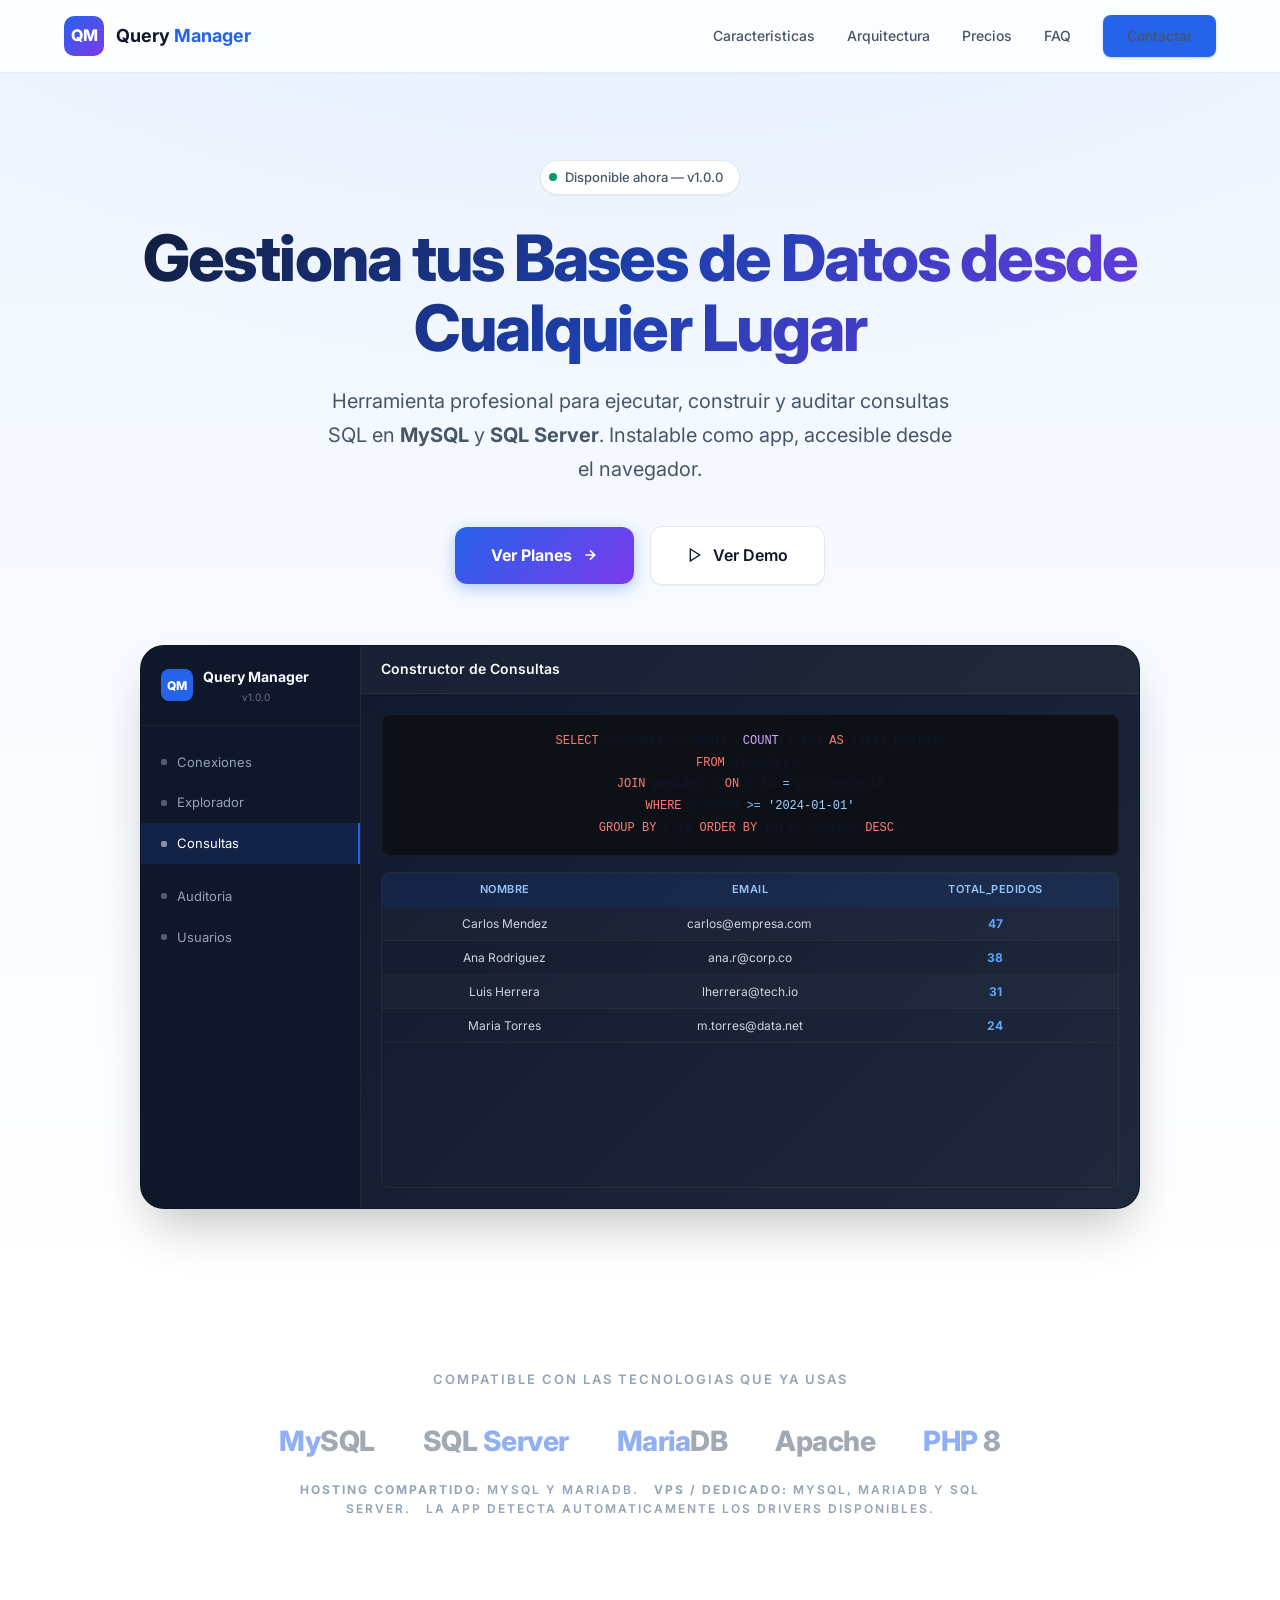
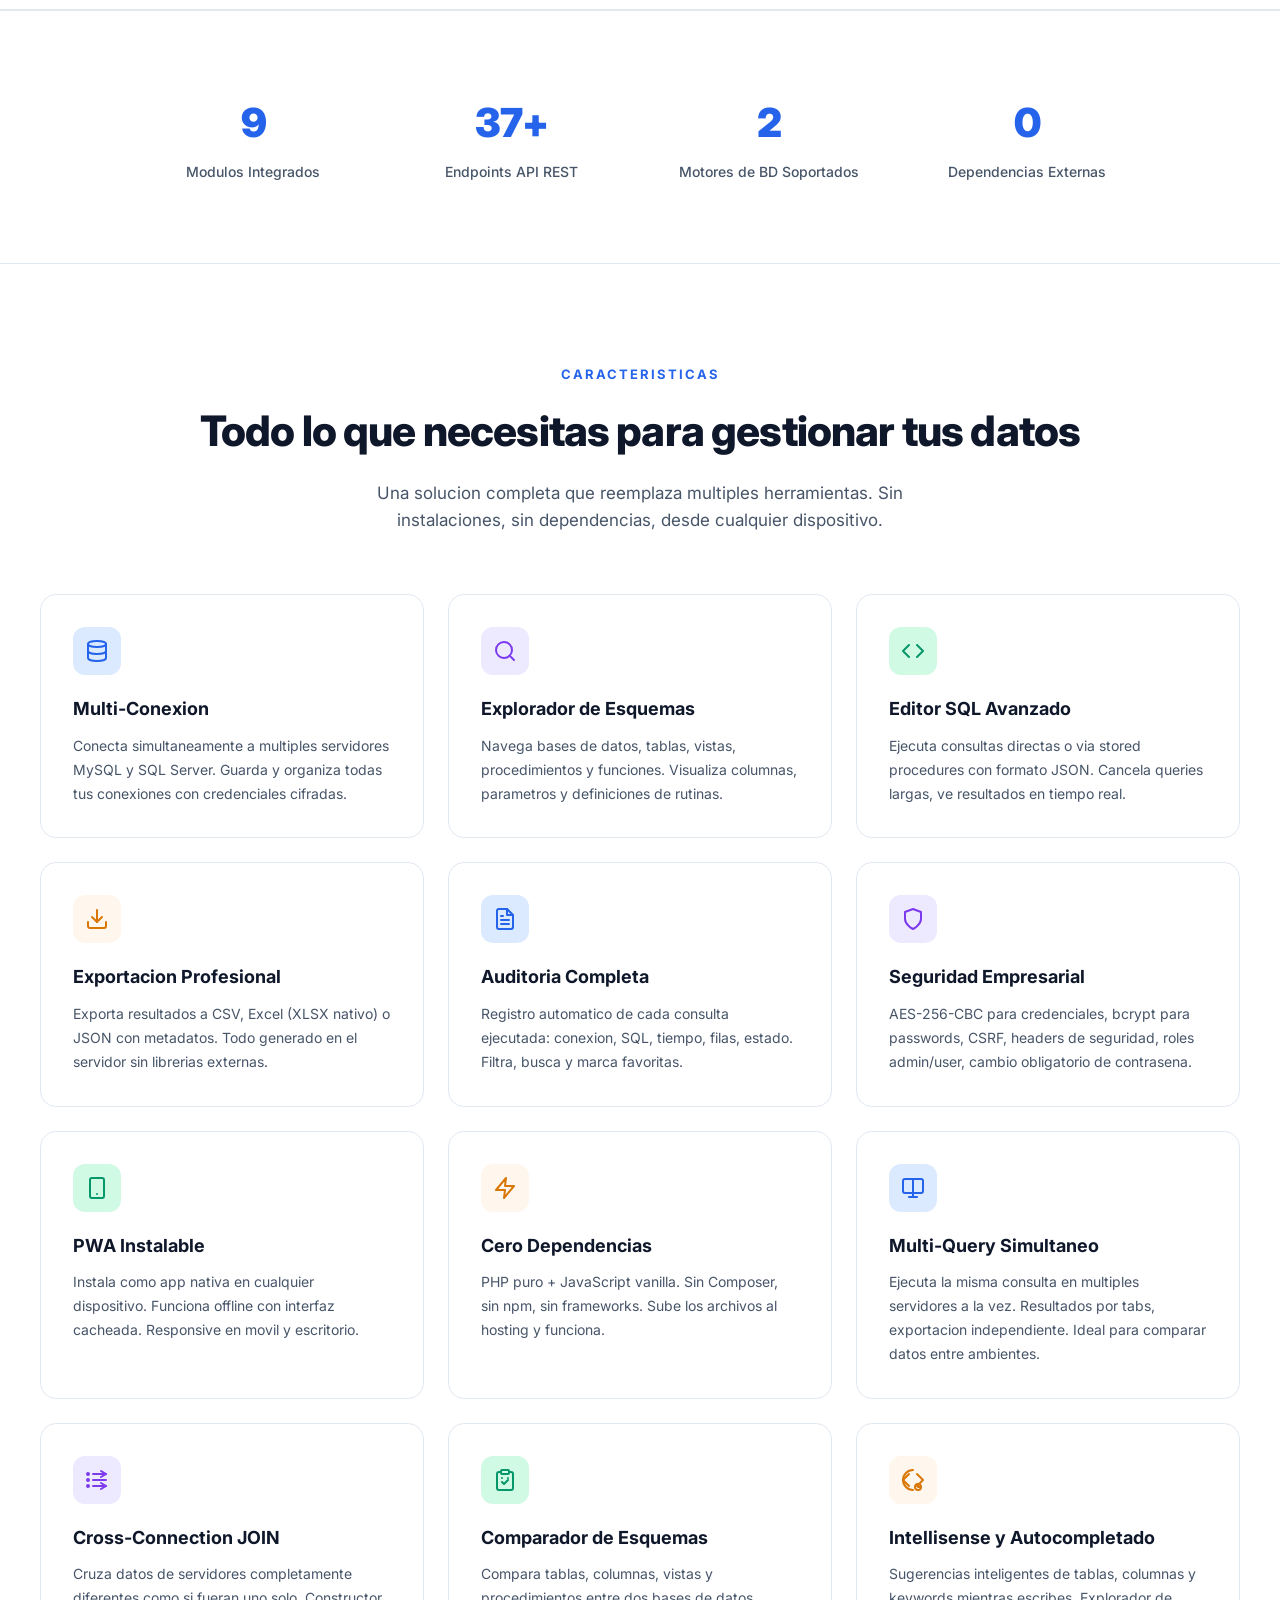
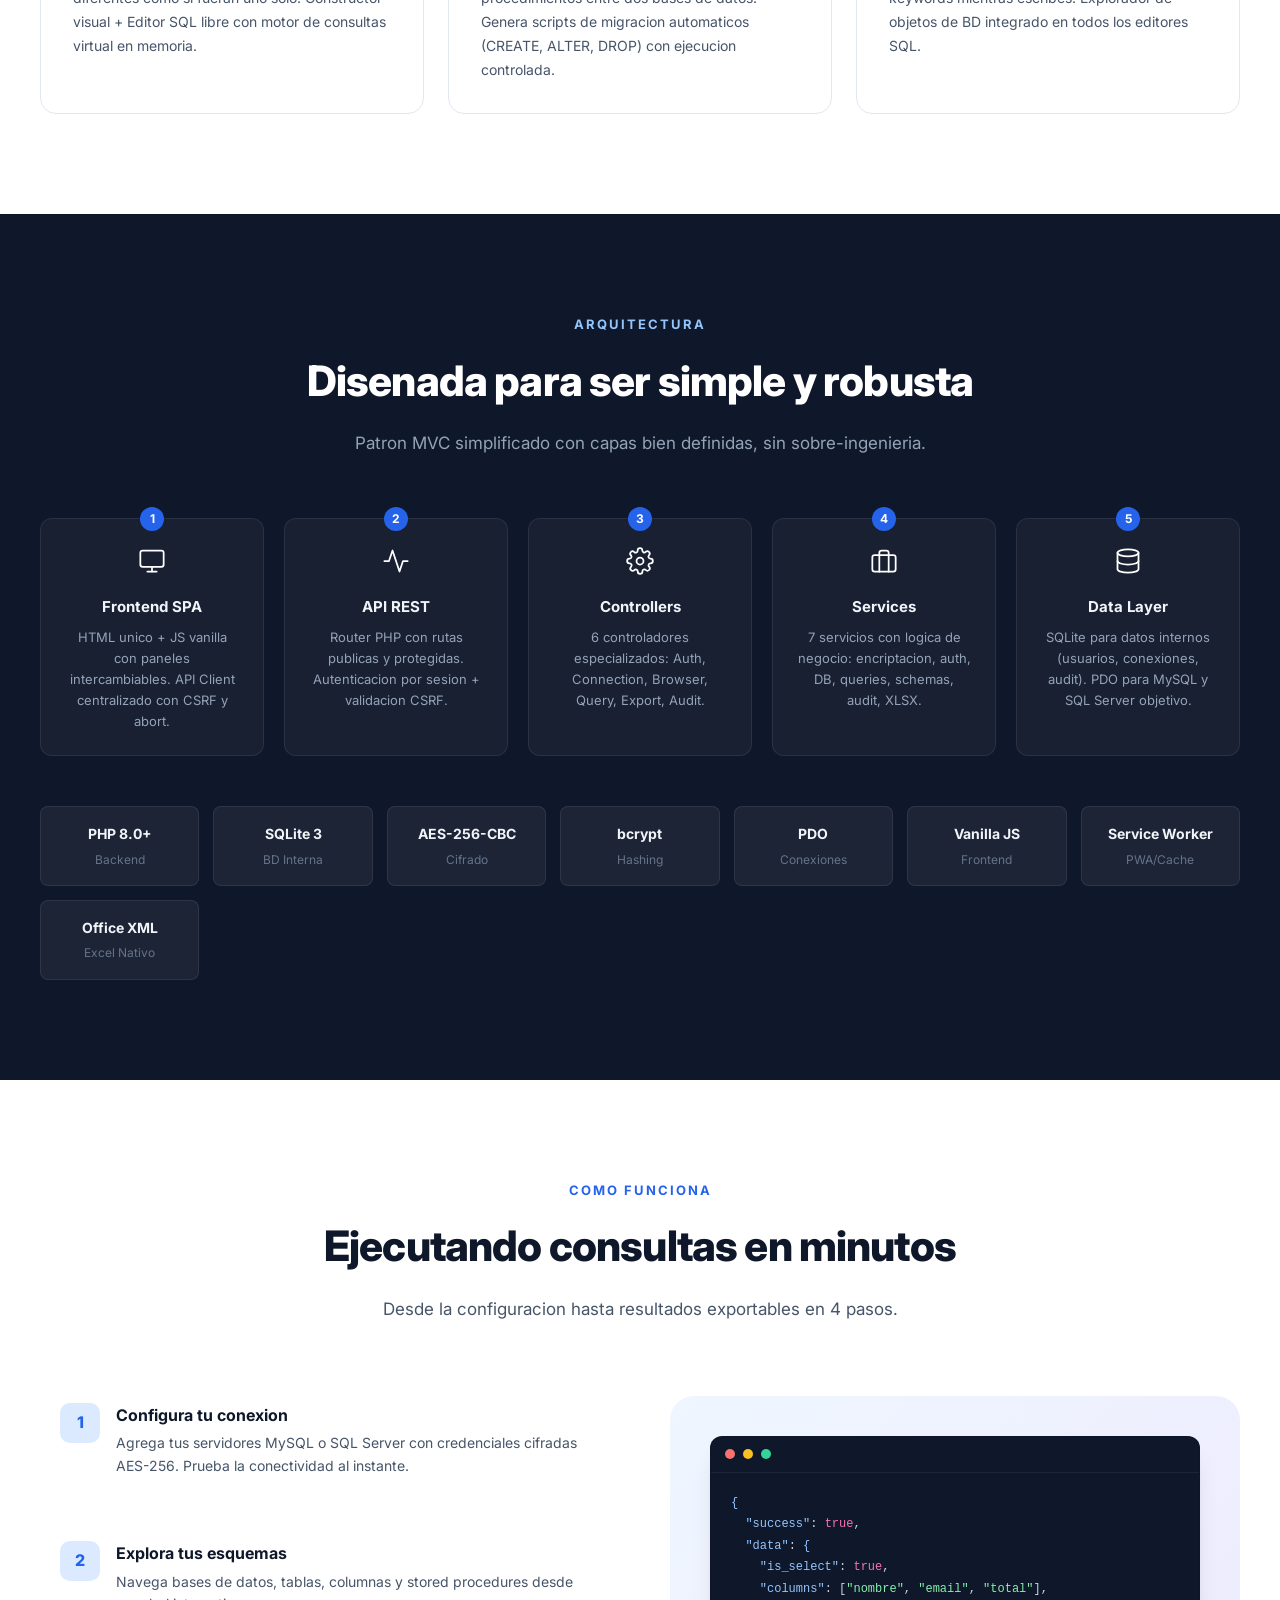
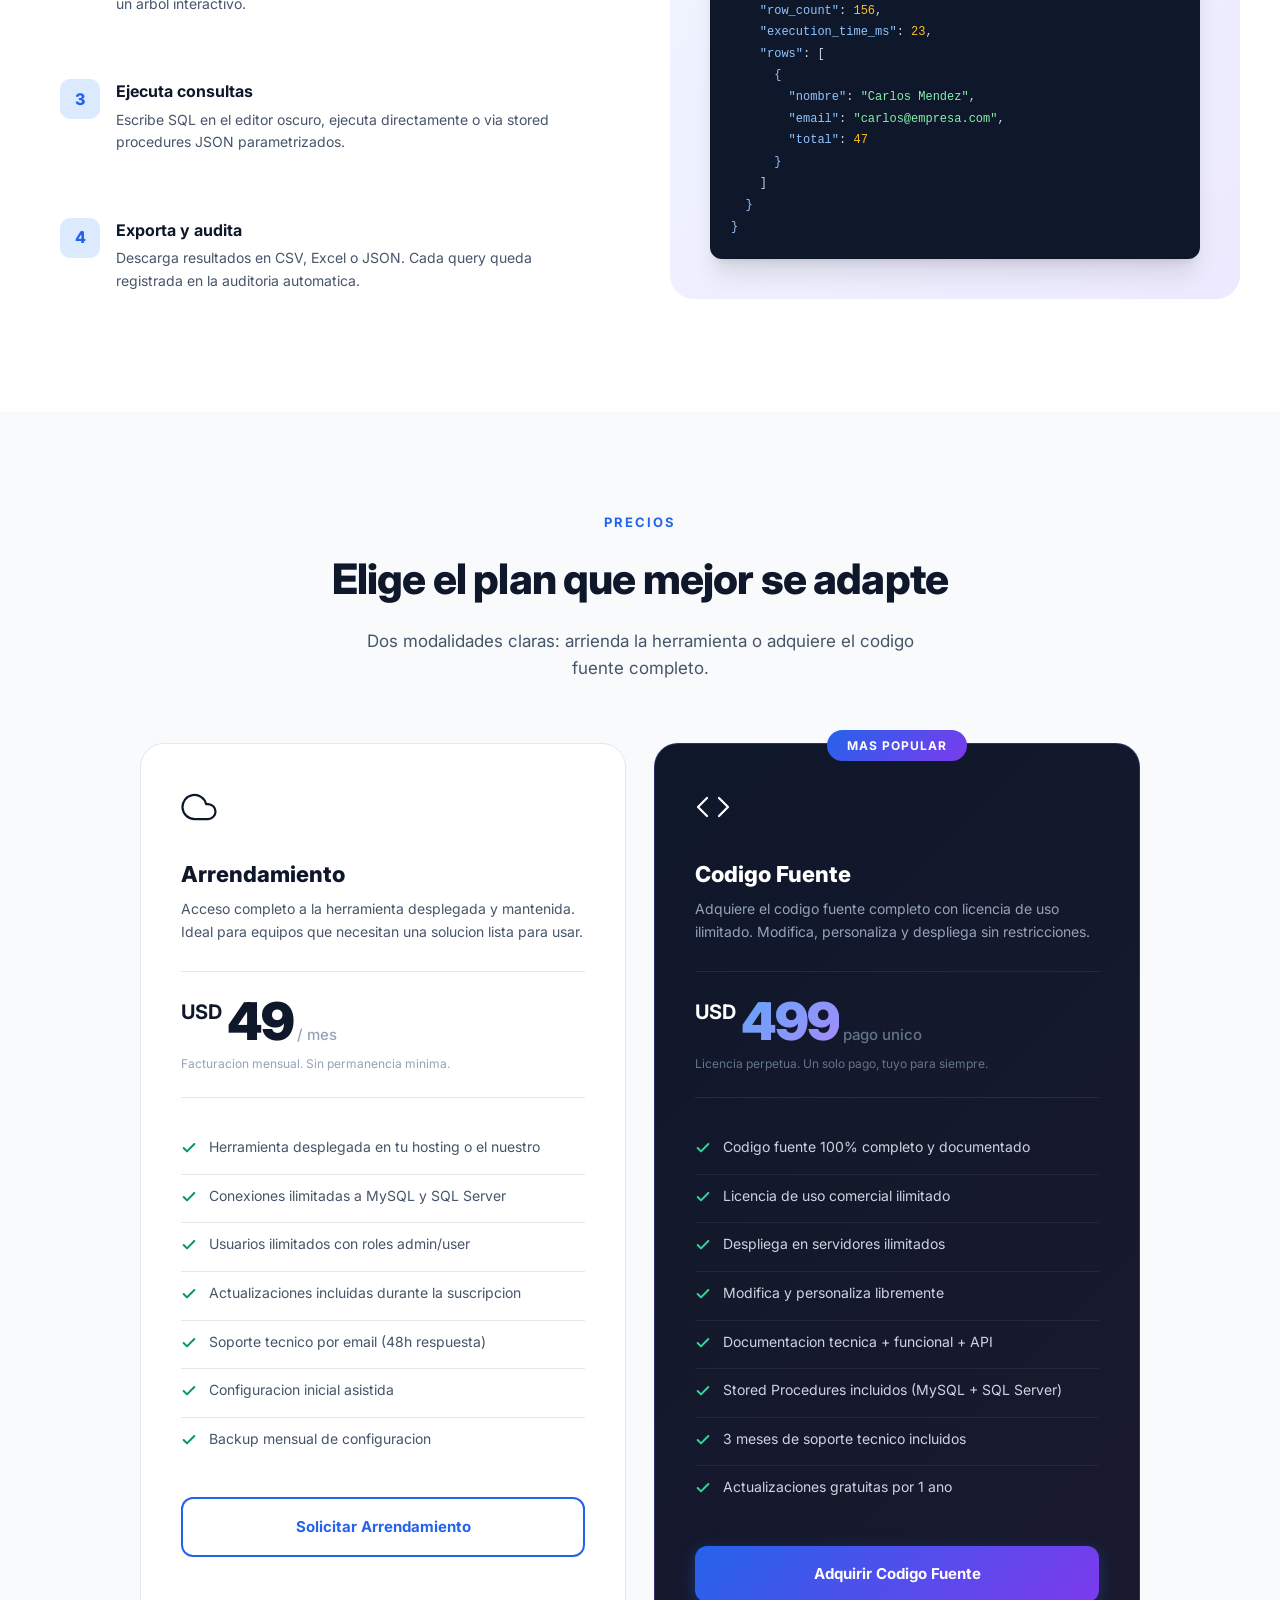
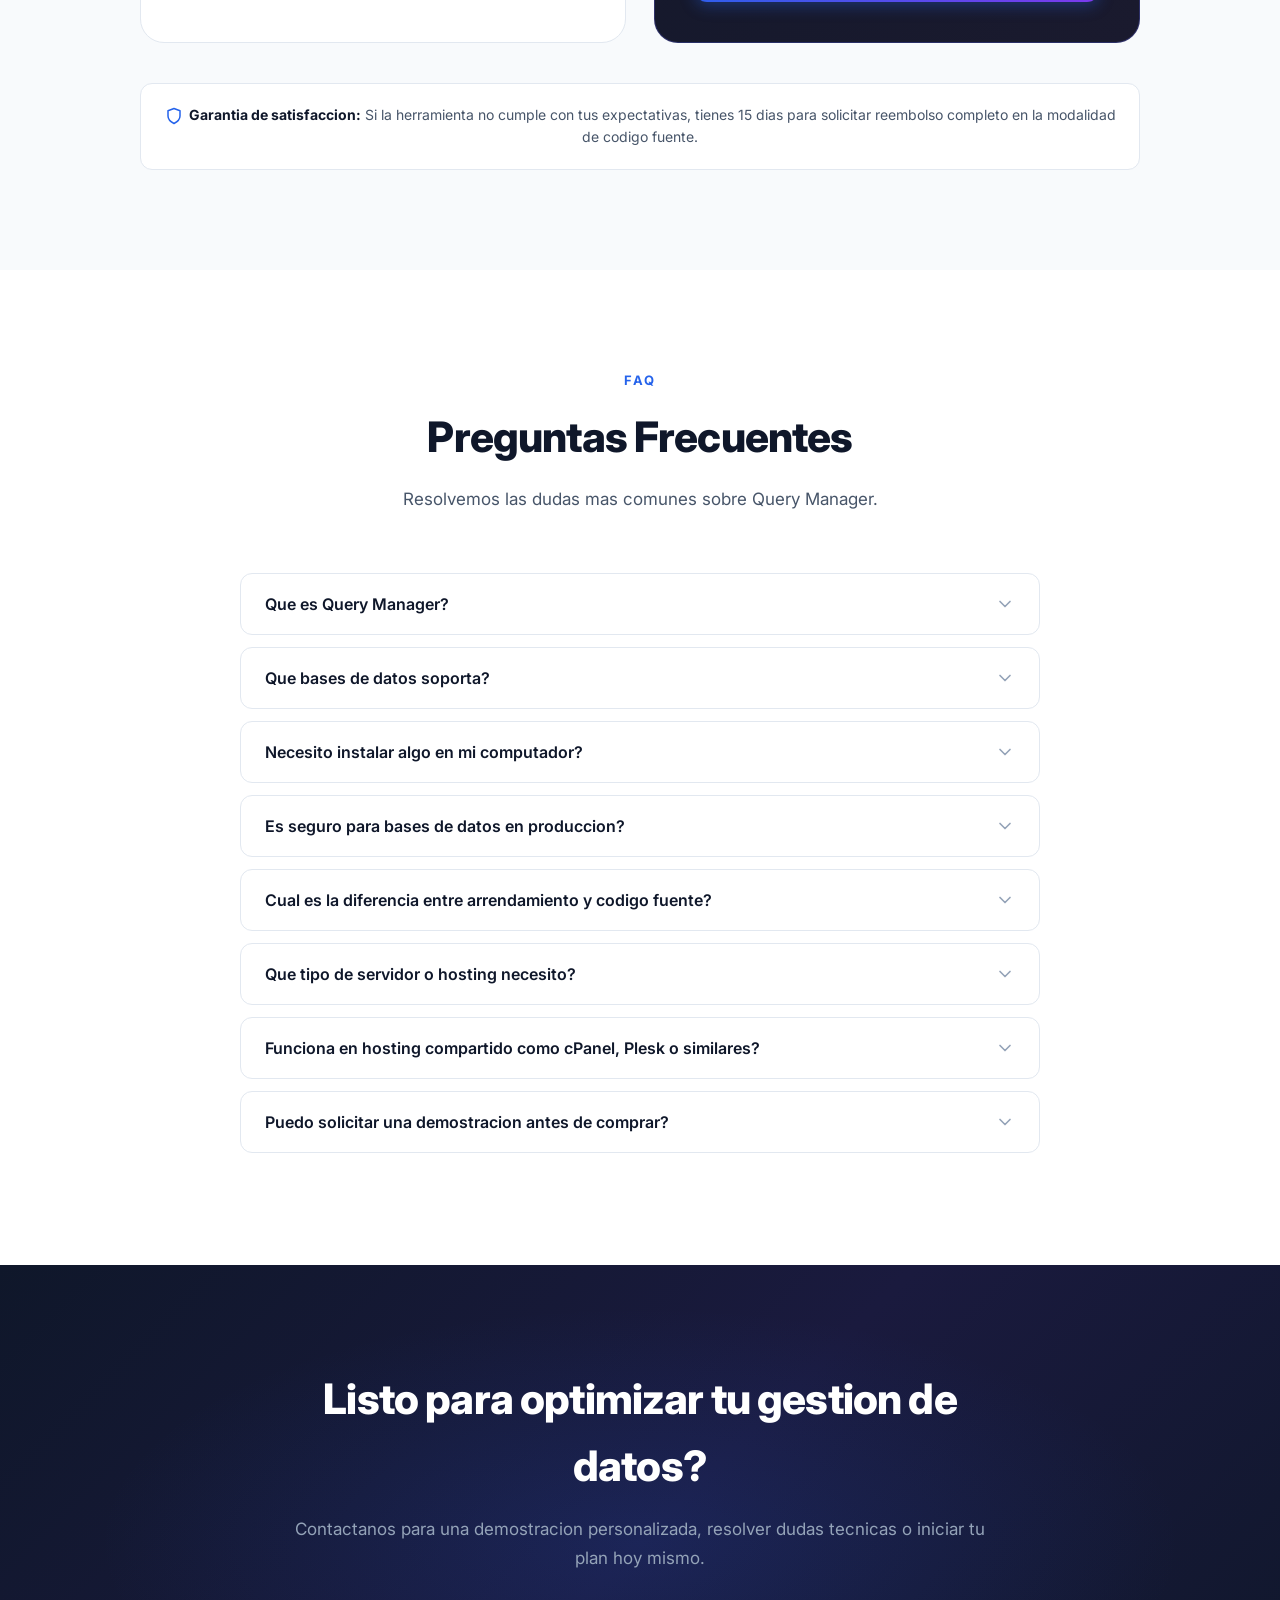
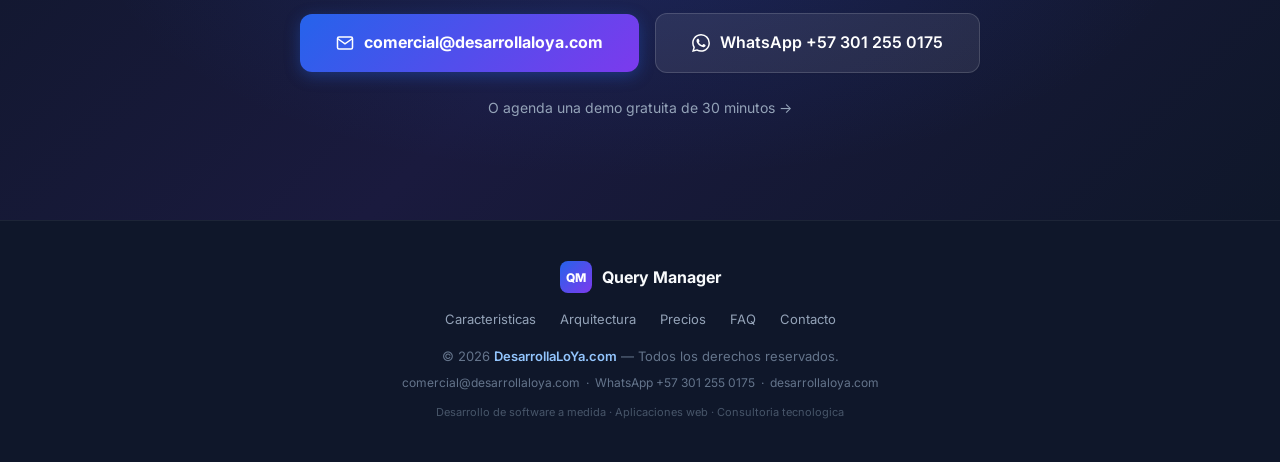
<file: docs/landing-comercial.html>
<!DOCTYPE html>
<html lang="es" prefix="og: https://ogp.me/ns#">
<head>
    <meta charset="UTF-8">
    <meta name="viewport" content="width=device-width, initial-scale=1.0">

    <!-- SEO Primary Meta Tags -->
    <title>Query Manager | Administrador SQL Web para MySQL y SQL Server - DesarrollaLoYa</title>
    <meta name="title" content="Query Manager | Administrador SQL Web para MySQL y SQL Server - DesarrollaLoYa">
    <meta name="description" content="Herramienta profesional web para gestionar, ejecutar y auditar consultas SQL en MySQL y SQL Server desde cualquier dispositivo. Sin instalacion, segura, con exportacion a Excel, CSV y JSON. Desarrollado por DesarrollaLoYa.com">
    <meta name="keywords" content="query manager, administrador SQL web, ejecutar consultas SQL online, gestor MySQL, gestor SQL Server, herramienta DBA, exportar consultas Excel, auditoria SQL, explorador base de datos, PHP admin, herramienta SQL profesional, administrador de bases de datos, consultas SQL remoto, PWA base de datos, software a medida Colombia">
    <meta name="author" content="DesarrollaLoYa.com">
    <meta name="robots" content="index, follow, max-image-preview:large, max-snippet:-1, max-video-preview:-1">
    <meta name="language" content="es">
    <meta name="revisit-after" content="7 days">
    <meta name="rating" content="general">
    <meta name="category" content="technology">
    <link rel="canonical" href="https://desarrollaloya.com/query-manager">

    <!-- Open Graph / Facebook -->
    <meta property="og:type" content="product">
    <meta property="og:url" content="https://desarrollaloya.com/query-manager">
    <meta property="og:title" content="Query Manager | Administrador SQL Web para MySQL y SQL Server">
    <meta property="og:description" content="Gestiona, ejecuta y audita consultas SQL en MySQL y SQL Server desde el navegador. Exporta a Excel, CSV y JSON. Seguridad empresarial con cifrado AES-256. Sin instalacion.">
    <meta property="og:image" content="https://desarrollaloya.com/assets/og-query-manager.png">
    <meta property="og:image:width" content="1200">
    <meta property="og:image:height" content="630">
    <meta property="og:image:alt" content="Query Manager - Interfaz del administrador SQL web mostrando editor de consultas y resultados">
    <meta property="og:site_name" content="DesarrollaLoYa">
    <meta property="og:locale" content="es_CO">
    <meta property="product:price:amount" content="49">
    <meta property="product:price:currency" content="USD">

    <!-- Twitter Card -->
    <meta name="twitter:card" content="summary_large_image">
    <meta name="twitter:url" content="https://desarrollaloya.com/query-manager">
    <meta name="twitter:title" content="Query Manager | Administrador SQL Web para MySQL y SQL Server">
    <meta name="twitter:description" content="Gestiona, ejecuta y audita consultas SQL en MySQL y SQL Server desde el navegador. Seguridad empresarial, exportacion profesional, cero dependencias.">
    <meta name="twitter:image" content="https://desarrollaloya.com/assets/og-query-manager.png">
    <meta name="twitter:image:alt" content="Query Manager - Interfaz del administrador SQL web">

    <!-- JSON-LD Structured Data: SoftwareApplication -->
    <script type="application/ld+json">
    {
        "@context": "https://schema.org",
        "@type": "SoftwareApplication",
        "name": "Query Manager",
        "description": "Herramienta profesional web para gestionar, ejecutar y auditar consultas SQL en MySQL y SQL Server desde cualquier dispositivo.",
        "url": "https://desarrollaloya.com/query-manager",
        "applicationCategory": "DeveloperApplication",
        "operatingSystem": "Web (cualquier navegador)",
        "softwareVersion": "1.0.0",
        "offers": [
            {
                "@type": "Offer",
                "name": "Arrendamiento mensual",
                "price": "49",
                "priceCurrency": "USD",
                "priceValidUntil": "2027-12-31",
                "availability": "https://schema.org/InStock",
                "url": "https://desarrollaloya.com/query-manager#pricing"
            },
            {
                "@type": "Offer",
                "name": "Codigo fuente - Licencia perpetua",
                "price": "499",
                "priceCurrency": "USD",
                "priceValidUntil": "2027-12-31",
                "availability": "https://schema.org/InStock",
                "url": "https://desarrollaloya.com/query-manager#pricing"
            }
        ],
        "featureList": [
            "Conexion a MySQL y SQL Server",
            "Explorador de esquemas de base de datos",
            "Editor SQL con ejecucion directa y via stored procedures",
            "Exportacion a CSV, Excel XLSX y JSON",
            "Auditoria completa de consultas",
            "Seguridad AES-256-CBC y bcrypt",
            "PWA instalable en movil y escritorio",
            "Cero dependencias externas",
            "Multi-Query simultaneo en multiples servidores",
            "Cross-Connection JOIN entre servidores distintos",
            "Comparador de esquemas con generacion de scripts de migracion",
            "Intellisense y autocompletado SQL integrado"
        ],
        "screenshot": "https://desarrollaloya.com/assets/og-query-manager.png",
        "author": {
            "@type": "Organization",
            "name": "DesarrollaLoYa",
            "url": "https://desarrollaloya.com",
            "email": "comercial@desarrollaloya.com",
            "telephone": "+573012550175",
            "contactPoint": {
                "@type": "ContactPoint",
                "telephone": "+573012550175",
                "contactType": "sales",
                "availableLanguage": "Spanish"
            }
        },
        "aggregateRating": {
            "@type": "AggregateRating",
            "ratingValue": "4.8",
            "ratingCount": "12",
            "bestRating": "5"
        }
    }
    </script>

    <!-- JSON-LD Structured Data: Organization -->
    <script type="application/ld+json">
    {
        "@context": "https://schema.org",
        "@type": "Organization",
        "name": "DesarrollaLoYa",
        "url": "https://desarrollaloya.com",
        "logo": "https://desarrollaloya.com/assets/logo.png",
        "email": "comercial@desarrollaloya.com",
        "telephone": "+573012550175",
        "address": {
            "@type": "PostalAddress",
            "addressCountry": "CO"
        },
        "sameAs": [
            "https://wa.me/573012550175"
        ]
    }
    </script>

    <!-- JSON-LD Structured Data: FAQ -->
    <script type="application/ld+json">
    {
        "@context": "https://schema.org",
        "@type": "FAQPage",
        "mainEntity": [
            {
                "@type": "Question",
                "name": "Que es Query Manager?",
                "acceptedAnswer": {
                    "@type": "Answer",
                    "text": "Query Manager es una herramienta web profesional para gestionar, ejecutar y auditar consultas SQL en bases de datos MySQL y SQL Server desde cualquier dispositivo con un navegador. No requiere instalacion de software adicional."
                }
            },
            {
                "@type": "Question",
                "name": "Que bases de datos soporta Query Manager?",
                "acceptedAnswer": {
                    "@type": "Answer",
                    "text": "Soporta MySQL 5.7+, MariaDB 10.2+ y SQL Server 2016+. Permite conectar multiples servidores simultaneamente con credenciales cifradas AES-256."
                }
            },
            {
                "@type": "Question",
                "name": "Cuanto cuesta Query Manager?",
                "acceptedAnswer": {
                    "@type": "Answer",
                    "text": "Ofrecemos dos modalidades: Arrendamiento por USD $49 al mes sin permanencia minima, o adquisicion del codigo fuente completo por USD $499 en pago unico con licencia perpetua."
                }
            },
            {
                "@type": "Question",
                "name": "Se necesita instalar algo para usar Query Manager?",
                "acceptedAnswer": {
                    "@type": "Answer",
                    "text": "No. Query Manager funciona 100% en el navegador. Solo necesitas PHP 8.0+ y Apache en el servidor. No tiene dependencias de Composer ni npm. Tambien se puede instalar como app movil (PWA)."
                }
            },
            {
                "@type": "Question",
                "name": "Es seguro usar Query Manager para bases de datos en produccion?",
                "acceptedAnswer": {
                    "@type": "Answer",
                    "text": "Si. Implementa cifrado AES-256-CBC para credenciales, hashing bcrypt para contrasenas, proteccion CSRF, headers de seguridad HTTP, CORS restrictivo, roles de usuario y auditoria completa de cada consulta ejecutada."
                }
            },
            {
                "@type": "Question",
                "name": "Que tipo de servidor o hosting necesito para Query Manager?",
                "acceptedAnswer": {
                    "@type": "Answer",
                    "text": "Para administrar solo MySQL o MariaDB, cualquier hosting compartido basico con PHP 8.0+ y Apache es suficiente (desde $5 USD/mes). Para conectar tambien a SQL Server, se necesita un VPS o servidor dedicado con el Microsoft ODBC Driver instalado. La herramienta detecta automaticamente los drivers disponibles y solo muestra las opciones soportadas al crear una conexion."
                }
            },
            {
                "@type": "Question",
                "name": "Funciona en hosting compartido como cPanel o Plesk?",
                "acceptedAnswer": {
                    "@type": "Answer",
                    "text": "Si. Query Manager funciona en hosting compartido sin problemas. No requiere Composer, npm ni Docker. Solo sube los archivos por FTP. La unica limitacion es que en hosting compartido solo estan disponibles las conexiones a MySQL/MariaDB, no SQL Server."
                }
            }
        ]
    }
    </script>

    <!-- JSON-LD Structured Data: BreadcrumbList -->
    <script type="application/ld+json">
    {
        "@context": "https://schema.org",
        "@type": "BreadcrumbList",
        "itemListElement": [
            { "@type": "ListItem", "position": 1, "name": "DesarrollaLoYa", "item": "https://desarrollaloya.com" },
            { "@type": "ListItem", "position": 2, "name": "Productos", "item": "https://desarrollaloya.com/productos" },
            { "@type": "ListItem", "position": 3, "name": "Query Manager", "item": "https://desarrollaloya.com/query-manager" }
        ]
    }
    </script>

    <!-- Preconnect & Fonts -->
    <link rel="preconnect" href="https://fonts.googleapis.com">
    <link rel="preconnect" href="https://fonts.gstatic.com" crossorigin>
    <link href="https://fonts.googleapis.com/css2?family=Inter:wght@300;400;500;600;700;800;900&display=swap" rel="stylesheet">
    <style>
        :root {
            --primary: #2563eb;
            --primary-dark: #1d4ed8;
            --primary-darker: #1e40af;
            --primary-light: #dbeafe;
            --primary-50: #eff6ff;
            --accent: #7c3aed;
            --accent-light: #ede9fe;
            --success: #059669;
            --success-light: #d1fae5;
            --warning: #d97706;
            --bg: #ffffff;
            --bg-alt: #f8fafc;
            --bg-dark: #0f172a;
            --bg-dark-2: #1e293b;
            --text: #0f172a;
            --text-secondary: #475569;
            --text-light: #94a3b8;
            --text-white: #f8fafc;
            --border: #e2e8f0;
            --shadow-sm: 0 1px 2px rgba(0,0,0,0.05);
            --shadow: 0 4px 6px -1px rgba(0,0,0,0.1), 0 2px 4px -2px rgba(0,0,0,0.1);
            --shadow-lg: 0 10px 15px -3px rgba(0,0,0,0.1), 0 4px 6px -4px rgba(0,0,0,0.1);
            --shadow-xl: 0 20px 25px -5px rgba(0,0,0,0.1), 0 8px 10px -6px rgba(0,0,0,0.1);
            --radius: 12px;
            --radius-lg: 16px;
            --radius-xl: 24px;
        }

        * { margin: 0; padding: 0; box-sizing: border-box; }
        html { scroll-behavior: smooth; }
        body { font-family: 'Inter', 'Segoe UI', system-ui, -apple-system, sans-serif; color: var(--text); line-height: 1.6; background: var(--bg); -webkit-font-smoothing: antialiased; }

        /* ===== NAVBAR ===== */
        .navbar {
            position: fixed; top: 0; left: 0; right: 0; z-index: 1000;
            background: rgba(255,255,255,0.85);
            backdrop-filter: blur(20px) saturate(180%);
            -webkit-backdrop-filter: blur(20px) saturate(180%);
            border-bottom: 1px solid rgba(226,232,240,0.8);
            transition: all 0.3s;
        }
        .navbar.scrolled { box-shadow: 0 1px 20px rgba(0,0,0,0.08); }
        .nav-inner {
            max-width: 1200px; margin: 0 auto; padding: 0 24px;
            display: flex; align-items: center; justify-content: space-between; height: 72px;
        }
        .nav-brand { display: flex; align-items: center; gap: 12px; text-decoration: none; color: var(--text); }
        .nav-logo {
            width: 40px; height: 40px; background: linear-gradient(135deg, var(--primary), var(--accent));
            border-radius: 10px; display: flex; align-items: center; justify-content: center;
            color: white; font-weight: 800; font-size: 16px;
        }
        .nav-brand-text { font-weight: 700; font-size: 18px; }
        .nav-brand-text span { color: var(--primary); }
        .nav-links { display: flex; align-items: center; gap: 32px; }
        .nav-links a { text-decoration: none; color: var(--text-secondary); font-size: 14px; font-weight: 500; transition: color 0.2s; }
        .nav-links a:hover { color: var(--primary); }
        .nav-cta {
            background: var(--primary); color: white; padding: 10px 24px; border-radius: 8px;
            text-decoration: none; font-weight: 600; font-size: 14px; transition: all 0.2s;
            box-shadow: 0 1px 3px rgba(37,99,235,0.3);
        }
        .nav-cta:hover { background: var(--primary-dark); transform: translateY(-1px); box-shadow: 0 4px 12px rgba(37,99,235,0.4); }
        .nav-mobile { display: none; background: none; border: none; cursor: pointer; padding: 8px; }
        .nav-mobile svg { width: 24px; height: 24px; stroke: var(--text); }

        /* ===== HERO ===== */
        .hero {
            padding: 160px 24px 100px;
            background: linear-gradient(180deg, var(--primary-50) 0%, var(--bg) 100%);
            position: relative; overflow: hidden;
        }
        .hero::before {
            content: ''; position: absolute; top: 0; left: 0; right: 0; bottom: 0;
            background: radial-gradient(ellipse 80% 50% at 50% -20%, rgba(37,99,235,0.08), transparent);
        }
        .hero-inner { max-width: 1200px; margin: 0 auto; position: relative; z-index: 1; text-align: center; }
        .hero-badge {
            display: inline-flex; align-items: center; gap: 8px;
            background: white; border: 1px solid var(--border); border-radius: 100px;
            padding: 6px 16px 6px 8px; font-size: 13px; font-weight: 500; color: var(--text-secondary);
            margin-bottom: 28px; box-shadow: var(--shadow-sm);
        }
        .hero-badge-dot { width: 8px; height: 8px; background: var(--success); border-radius: 50%; animation: pulse 2s infinite; }
        @keyframes pulse { 0%, 100% { opacity: 1; } 50% { opacity: 0.5; } }
        .hero h1 {
            font-size: clamp(36px, 5vw, 64px); font-weight: 800; line-height: 1.1;
            letter-spacing: -0.03em; margin-bottom: 20px;
            background: linear-gradient(135deg, var(--text) 0%, var(--primary-darker) 50%, var(--accent) 100%);
            -webkit-background-clip: text; -webkit-text-fill-color: transparent;
            background-clip: text;
        }
        .hero-sub {
            font-size: clamp(16px, 2vw, 20px); color: var(--text-secondary); max-width: 640px;
            margin: 0 auto 40px; line-height: 1.7; font-weight: 400;
        }
        .hero-buttons { display: flex; align-items: center; justify-content: center; gap: 16px; flex-wrap: wrap; }
        .btn-hero-primary {
            background: linear-gradient(135deg, var(--primary), var(--accent));
            color: white; padding: 16px 36px; border-radius: 12px; text-decoration: none;
            font-weight: 700; font-size: 16px; transition: all 0.3s;
            box-shadow: 0 4px 15px rgba(37,99,235,0.35);
            display: inline-flex; align-items: center; gap: 10px;
        }
        .btn-hero-primary:hover { transform: translateY(-2px); box-shadow: 0 8px 25px rgba(37,99,235,0.45); }
        .btn-hero-secondary {
            background: white; color: var(--text); padding: 16px 36px; border-radius: 12px;
            text-decoration: none; font-weight: 600; font-size: 16px; transition: all 0.3s;
            border: 1px solid var(--border); box-shadow: var(--shadow-sm);
            display: inline-flex; align-items: center; gap: 10px;
        }
        .btn-hero-secondary:hover { border-color: var(--primary); color: var(--primary); transform: translateY(-2px); box-shadow: var(--shadow); }

        .hero-image {
            margin-top: 60px; border-radius: var(--radius-xl); overflow: hidden;
            box-shadow: 0 25px 50px -12px rgba(0,0,0,0.25);
            border: 1px solid rgba(0,0,0,0.1);
            background: var(--bg-dark);
            max-width: 1000px; margin-left: auto; margin-right: auto;
        }
        .hero-mockup {
            width: 100%; aspect-ratio: 16/9; position: relative;
            background: linear-gradient(135deg, #0f172a, #1e293b);
            display: flex; overflow: hidden;
        }
        .mockup-sidebar {
            width: 220px; background: #0f172a; padding: 20px 0;
            border-right: 1px solid rgba(255,255,255,0.08); flex-shrink: 0;
        }
        .mockup-sidebar-brand { padding: 0 20px 20px; display: flex; align-items: center; gap: 10px; border-bottom: 1px solid rgba(255,255,255,0.06); margin-bottom: 16px; }
        .mockup-sidebar-logo { width: 32px; height: 32px; background: var(--primary); border-radius: 8px; display: flex; align-items: center; justify-content: center; color: white; font-size: 12px; font-weight: 800; }
        .mockup-sidebar-title { color: #f8fafc; font-size: 14px; font-weight: 700; }
        .mockup-sidebar-ver { color: #64748b; font-size: 10px; }
        .mockup-nav-item { padding: 10px 20px; display: flex; align-items: center; gap: 10px; color: #94a3b8; font-size: 13px; cursor: default; }
        .mockup-nav-item.active { color: white; background: rgba(37,99,235,0.15); border-right: 2px solid var(--primary); }
        .mockup-nav-dot { width: 6px; height: 6px; border-radius: 2px; background: currentColor; opacity: 0.5; }
        .mockup-main { flex: 1; display: flex; flex-direction: column; }
        .mockup-topbar { height: 48px; background: rgba(255,255,255,0.03); border-bottom: 1px solid rgba(255,255,255,0.06); display: flex; align-items: center; padding: 0 20px; }
        .mockup-topbar-title { color: #f8fafc; font-size: 14px; font-weight: 600; }
        .mockup-content { flex: 1; padding: 20px; display: flex; flex-direction: column; gap: 16px; }
        .mockup-editor {
            background: #0d1117; border-radius: 8px; padding: 16px; flex: 0 0 auto;
            border: 1px solid rgba(255,255,255,0.06);
        }
        .mockup-code { font-family: 'Cascadia Code', 'Fira Code', monospace; font-size: 12px; line-height: 1.8; }
        .mockup-kw { color: #ff7b72; }
        .mockup-fn { color: #d2a8ff; }
        .mockup-str { color: #a5d6ff; }
        .mockup-op { color: #79c0ff; }
        .mockup-cm { color: #8b949e; }
        .mockup-table {
            flex: 1; border-radius: 8px; overflow: hidden;
            border: 1px solid rgba(255,255,255,0.06);
        }
        .mockup-thead { background: rgba(37,99,235,0.12); display: flex; }
        .mockup-th { flex: 1; padding: 8px 12px; color: #93c5fd; font-size: 11px; font-weight: 600; text-transform: uppercase; letter-spacing: 0.5px; }
        .mockup-row { display: flex; border-bottom: 1px solid rgba(255,255,255,0.04); }
        .mockup-row:nth-child(even) { background: rgba(255,255,255,0.02); }
        .mockup-td { flex: 1; padding: 7px 12px; color: #cbd5e1; font-size: 12px; }
        .mockup-status { display: inline-block; padding: 1px 8px; border-radius: 4px; font-size: 10px; font-weight: 600; }
        .mockup-status.active { background: rgba(5,150,105,0.15); color: #34d399; }

        /* ===== LOGOS / TRUST ===== */
        .trust { padding: 60px 24px; text-align: center; background: var(--bg); border-bottom: 1px solid var(--border); }
        .trust p { font-size: 13px; font-weight: 600; text-transform: uppercase; letter-spacing: 2px; color: var(--text-light); margin-bottom: 30px; }
        .trust-logos { display: flex; align-items: center; justify-content: center; gap: 48px; flex-wrap: wrap; opacity: 0.5; }
        .trust-logo { font-size: 28px; font-weight: 800; color: var(--text-secondary); letter-spacing: -0.5px; }
        .trust-logo span { color: var(--primary); }

        /* ===== FEATURES ===== */
        .features { padding: 100px 24px; background: var(--bg); }
        .features-inner { max-width: 1200px; margin: 0 auto; }
        .section-label { font-size: 13px; font-weight: 700; text-transform: uppercase; letter-spacing: 2px; color: var(--primary); margin-bottom: 12px; text-align: center; }
        .section-title { font-size: clamp(28px, 3.5vw, 42px); font-weight: 800; text-align: center; margin-bottom: 16px; letter-spacing: -0.02em; }
        .section-subtitle { font-size: 17px; color: var(--text-secondary); text-align: center; max-width: 600px; margin: 0 auto 60px; }
        .features-grid { display: grid; grid-template-columns: repeat(auto-fit, minmax(320px, 1fr)); gap: 24px; }
        .feature-card {
            background: var(--bg); border: 1px solid var(--border); border-radius: var(--radius-lg);
            padding: 32px; transition: all 0.3s; position: relative; overflow: hidden;
        }
        .feature-card:hover { border-color: var(--primary); box-shadow: 0 8px 30px rgba(37,99,235,0.1); transform: translateY(-4px); }
        .feature-icon {
            width: 48px; height: 48px; border-radius: 12px; display: flex; align-items: center;
            justify-content: center; font-size: 22px; margin-bottom: 20px;
        }
        .feature-icon.blue { background: var(--primary-light); color: var(--primary); }
        .feature-icon.purple { background: var(--accent-light); color: var(--accent); }
        .feature-icon.green { background: var(--success-light); color: var(--success); }
        .feature-icon.orange { background: #fff7ed; color: var(--warning); }
        .feature-card h3 { font-size: 18px; font-weight: 700; margin-bottom: 10px; }
        .feature-card p { font-size: 14px; color: var(--text-secondary); line-height: 1.7; }

        /* ===== ARCHITECTURE ===== */
        .architecture { padding: 100px 24px; background: var(--bg-dark); color: white; }
        .arch-inner { max-width: 1200px; margin: 0 auto; }
        .arch-inner .section-label { color: #93c5fd; }
        .arch-inner .section-title { color: white; }
        .arch-inner .section-subtitle { color: #94a3b8; }
        .arch-grid { display: grid; grid-template-columns: repeat(auto-fit, minmax(220px, 1fr)); gap: 20px; margin-top: 50px; }
        .arch-layer {
            background: rgba(255,255,255,0.04); border: 1px solid rgba(255,255,255,0.08);
            border-radius: var(--radius); padding: 24px; text-align: center; position: relative;
        }
        .arch-layer-num {
            position: absolute; top: -12px; left: 50%; transform: translateX(-50%);
            background: var(--primary); color: white; width: 24px; height: 24px; border-radius: 50%;
            font-size: 12px; font-weight: 700; display: flex; align-items: center; justify-content: center;
        }
        .arch-layer h4 { font-size: 15px; font-weight: 700; margin: 8px 0; color: #f1f5f9; }
        .arch-layer p { font-size: 13px; color: #94a3b8; line-height: 1.6; }
        .arch-layer-icon { font-size: 28px; margin-bottom: 8px; }
        .arch-tech-grid { display: grid; grid-template-columns: repeat(auto-fit, minmax(150px, 1fr)); gap: 14px; margin-top: 50px; }
        .arch-tech {
            background: rgba(255,255,255,0.06); border: 1px solid rgba(255,255,255,0.08);
            border-radius: 8px; padding: 16px; text-align: center;
        }
        .arch-tech-name { font-size: 14px; font-weight: 700; color: #f1f5f9; }
        .arch-tech-desc { font-size: 12px; color: #64748b; margin-top: 4px; }

        /* ===== PRICING ===== */
        .pricing { padding: 100px 24px; background: var(--bg-alt); }
        .pricing-inner { max-width: 1000px; margin: 0 auto; }
        .pricing-grid { display: grid; grid-template-columns: repeat(auto-fit, minmax(300px, 1fr)); gap: 28px; margin-top: 50px; }
        .price-card {
            background: white; border: 1px solid var(--border); border-radius: var(--radius-xl);
            padding: 40px; position: relative; transition: all 0.3s;
        }
        .price-card:hover { box-shadow: var(--shadow-xl); transform: translateY(-4px); }
        .price-card.featured {
            background: linear-gradient(135deg, var(--bg-dark) 0%, #1a1a2e 100%);
            border: 1px solid rgba(99,102,241,0.3); color: white;
        }
        .price-card.featured .price-subtitle { color: #94a3b8; }
        .price-card.featured .price-feature { color: #cbd5e1; border-bottom-color: rgba(255,255,255,0.06); }
        .price-card.featured .price-feature-icon { color: #34d399; }
        .price-popular {
            position: absolute; top: -14px; left: 50%; transform: translateX(-50%);
            background: linear-gradient(135deg, var(--primary), var(--accent));
            color: white; padding: 6px 20px; border-radius: 100px; font-size: 12px; font-weight: 700;
            text-transform: uppercase; letter-spacing: 1px; white-space: nowrap;
        }
        .price-header { margin-bottom: 28px; }
        .price-icon { font-size: 36px; margin-bottom: 16px; }
        .price-title { font-size: 22px; font-weight: 800; margin-bottom: 6px; }
        .price-subtitle { font-size: 14px; color: var(--text-secondary); line-height: 1.6; }
        .price-amount { margin: 28px 0; padding: 24px 0; border-top: 1px solid var(--border); border-bottom: 1px solid var(--border); }
        .price-card.featured .price-amount { border-color: rgba(255,255,255,0.08); }
        .price-currency { font-size: 20px; font-weight: 700; vertical-align: top; }
        .price-value { font-size: 52px; font-weight: 900; letter-spacing: -2px; line-height: 1; }
        .price-card.featured .price-value {
            background: linear-gradient(135deg, #60a5fa, #a78bfa);
            -webkit-background-clip: text; -webkit-text-fill-color: transparent; background-clip: text;
        }
        .price-period { font-size: 15px; color: var(--text-light); font-weight: 500; }
        .price-card.featured .price-period { color: #64748b; }
        .price-note { font-size: 12px; color: var(--text-light); margin-top: 6px; }
        .price-card.featured .price-note { color: #64748b; }
        .price-features { list-style: none; margin: 24px 0 32px; }
        .price-feature {
            display: flex; align-items: flex-start; gap: 12px; padding: 10px 0;
            font-size: 14px; color: var(--text-secondary); border-bottom: 1px solid var(--border);
        }
        .price-feature:last-child { border-bottom: none; }
        .price-feature-icon { color: var(--success); font-size: 16px; font-weight: 700; flex-shrink: 0; margin-top: 2px; }
        .btn-price {
            display: block; width: 100%; padding: 16px; border-radius: 12px; text-align: center;
            text-decoration: none; font-weight: 700; font-size: 15px; transition: all 0.3s; cursor: pointer; border: none;
        }
        .btn-price-outline {
            background: white; color: var(--primary); border: 2px solid var(--primary);
        }
        .btn-price-outline:hover { background: var(--primary-50); }
        .btn-price-primary {
            background: linear-gradient(135deg, var(--primary), var(--accent)); color: white;
            box-shadow: 0 4px 15px rgba(37,99,235,0.35);
        }
        .btn-price-primary:hover { box-shadow: 0 8px 25px rgba(37,99,235,0.5); transform: translateY(-2px); }
        .price-guarantee { text-align: center; margin-top: 40px; padding: 20px; background: white; border-radius: var(--radius); border: 1px solid var(--border); }
        .price-guarantee p { font-size: 14px; color: var(--text-secondary); }
        .price-guarantee strong { color: var(--text); }

        /* ===== FAQ ===== */
        .faq { padding: 100px 24px; background: var(--bg); }
        .faq-inner { max-width: 800px; margin: 0 auto; }
        .faq-item { border: 1px solid var(--border); border-radius: var(--radius); margin-bottom: 12px; overflow: hidden; background: white; }
        .faq-question {
            width: 100%; background: none; border: none; padding: 20px 24px; font-size: 16px; font-weight: 600;
            color: var(--text); text-align: left; cursor: pointer; display: flex; align-items: center;
            justify-content: space-between; gap: 16px; font-family: inherit; transition: background 0.2s;
        }
        .faq-question:hover { background: var(--bg-alt); }
        .faq-question svg { flex-shrink: 0; transition: transform 0.3s; color: var(--text-light); }
        .faq-item.open .faq-question svg { transform: rotate(180deg); color: var(--primary); }
        .faq-answer { padding: 0 24px; max-height: 0; overflow: hidden; transition: max-height 0.3s, padding 0.3s; }
        .faq-item.open .faq-answer { max-height: 300px; padding: 0 24px 20px; }
        .faq-answer p { font-size: 15px; color: var(--text-secondary); line-height: 1.7; }

        /* ===== STATS ===== */
        .stats { padding: 80px 24px; background: var(--bg); border-top: 1px solid var(--border); border-bottom: 1px solid var(--border); }
        .stats-inner { max-width: 1000px; margin: 0 auto; display: grid; grid-template-columns: repeat(4, 1fr); gap: 32px; text-align: center; }
        .stat-value { font-size: 40px; font-weight: 900; color: var(--primary); letter-spacing: -1px; margin-bottom: 6px; }
        .stat-label { font-size: 14px; color: var(--text-secondary); font-weight: 500; }

        /* ===== DEMO ===== */
        .demo { padding: 100px 24px; background: var(--bg); }
        .demo-inner { max-width: 1200px; margin: 0 auto; }
        .demo-grid { display: grid; grid-template-columns: 1fr 1fr; gap: 60px; align-items: center; margin-top: 50px; }
        .demo-features { display: flex; flex-direction: column; gap: 24px; }
        .demo-feature {
            display: flex; gap: 16px; padding: 20px; border-radius: var(--radius);
            transition: all 0.3s; cursor: default;
        }
        .demo-feature:hover { background: var(--primary-50); }
        .demo-feature-num {
            width: 40px; height: 40px; background: var(--primary-light); color: var(--primary);
            border-radius: 10px; display: flex; align-items: center; justify-content: center;
            font-weight: 800; font-size: 16px; flex-shrink: 0;
        }
        .demo-feature h4 { font-size: 16px; font-weight: 700; margin-bottom: 4px; }
        .demo-feature p { font-size: 14px; color: var(--text-secondary); }
        .demo-visual {
            background: linear-gradient(135deg, var(--primary-50), var(--accent-light));
            border-radius: var(--radius-xl); padding: 40px; position: relative;
        }
        .demo-screen {
            background: var(--bg-dark); border-radius: var(--radius); overflow: hidden;
            box-shadow: var(--shadow-xl); border: 1px solid rgba(0,0,0,0.1);
        }
        .demo-screen-bar {
            height: 36px; background: #0f172a; display: flex; align-items: center; padding: 0 14px; gap: 8px;
            border-bottom: 1px solid rgba(255,255,255,0.06);
        }
        .demo-screen-dot { width: 10px; height: 10px; border-radius: 50%; }
        .demo-screen-dot.r { background: #f87171; }
        .demo-screen-dot.y { background: #fbbf24; }
        .demo-screen-dot.g { background: #34d399; }
        .demo-screen-body { padding: 20px; }
        .demo-json { font-family: 'Cascadia Code', 'Fira Code', monospace; font-size: 12px; line-height: 1.8; color: #cbd5e1; }
        .demo-json .k { color: #93c5fd; }
        .demo-json .s { color: #86efac; }
        .demo-json .n { color: #fbbf24; }
        .demo-json .b { color: #f472b6; }

        /* ===== CTA ===== */
        .cta {
            padding: 100px 24px;
            background: linear-gradient(135deg, var(--bg-dark) 0%, #1a1a3e 50%, var(--bg-dark) 100%);
            text-align: center; position: relative; overflow: hidden;
        }
        .cta::before {
            content: ''; position: absolute; top: 0; left: 0; right: 0; bottom: 0;
            background: radial-gradient(ellipse at center, rgba(37,99,235,0.15), transparent 60%);
        }
        .cta-inner { max-width: 700px; margin: 0 auto; position: relative; z-index: 1; }
        .cta h2 { font-size: clamp(28px, 3.5vw, 42px); font-weight: 800; color: white; margin-bottom: 16px; letter-spacing: -0.02em; }
        .cta p { font-size: 17px; color: #94a3b8; margin-bottom: 40px; line-height: 1.7; }
        .cta-buttons { display: flex; align-items: center; justify-content: center; gap: 16px; flex-wrap: wrap; }
        .cta-contact {
            display: inline-flex; align-items: center; gap: 8px;
            color: #94a3b8; font-size: 14px; margin-top: 24px; text-decoration: none;
        }
        .cta-contact:hover { color: white; }

        /* ===== FOOTER ===== */
        .footer {
            padding: 40px 24px; background: var(--bg-dark); border-top: 1px solid rgba(255,255,255,0.06);
            text-align: center;
        }
        .footer-inner { max-width: 1200px; margin: 0 auto; }
        .footer-brand { display: flex; align-items: center; justify-content: center; gap: 10px; margin-bottom: 16px; }
        .footer-logo {
            width: 32px; height: 32px; background: linear-gradient(135deg, var(--primary), var(--accent));
            border-radius: 8px; display: flex; align-items: center; justify-content: center;
            color: white; font-weight: 800; font-size: 12px;
        }
        .footer-name { color: #f8fafc; font-weight: 700; font-size: 16px; }
        .footer p { color: #64748b; font-size: 13px; }
        .footer-links { display: flex; justify-content: center; gap: 24px; margin: 16px 0; }
        .footer-links a { color: #94a3b8; font-size: 13px; text-decoration: none; }
        .footer-links a:hover { color: white; }

        /* ===== RESPONSIVE ===== */
        @media (max-width: 768px) {
            .nav-links { display: none; }
            .nav-mobile { display: block; }
            .hero { padding: 120px 16px 60px; }
            .mockup-sidebar { display: none; }
            .features-grid { grid-template-columns: 1fr; }
            .pricing-grid { grid-template-columns: 1fr; max-width: 420px; margin-left: auto; margin-right: auto; }
            .stats-inner { grid-template-columns: repeat(2, 1fr); gap: 24px; }
            .demo-grid { grid-template-columns: 1fr; }
            .arch-grid { grid-template-columns: repeat(2, 1fr); }
        }
    </style>
</head>
<body>

<!-- ===== NAVBAR ===== -->
<nav class="navbar" id="navbar">
    <div class="nav-inner">
        <a href="#" class="nav-brand">
            <div class="nav-logo">QM</div>
            <div class="nav-brand-text">Query <span>Manager</span></div>
        </a>
        <div class="nav-links">
            <a href="#features">Caracteristicas</a>
            <a href="#architecture">Arquitectura</a>
            <a href="#pricing">Precios</a>
            <a href="#faq">FAQ</a>
            <a href="#contact" class="nav-cta">Contactar</a>
        </div>
        <button class="nav-mobile" onclick="document.querySelector('.nav-links').style.display = document.querySelector('.nav-links').style.display === 'flex' ? 'none' : 'flex'">
            <svg viewBox="0 0 24 24" fill="none" stroke-width="2"><line x1="3" y1="6" x2="21" y2="6" stroke="currentColor"/><line x1="3" y1="12" x2="21" y2="12" stroke="currentColor"/><line x1="3" y1="18" x2="21" y2="18" stroke="currentColor"/></svg>
        </button>
    </div>
</nav>

<!-- ===== HERO ===== -->
<section class="hero">
    <div class="hero-inner">
        <div class="hero-badge">
            <div class="hero-badge-dot"></div>
            Disponible ahora &mdash; v1.0.0
        </div>
        <h1>Gestiona tus Bases de Datos desde Cualquier Lugar</h1>
        <p class="hero-sub">
            Herramienta profesional para ejecutar, construir y auditar consultas SQL en
            <strong>MySQL</strong> y <strong>SQL Server</strong>. Instalable como app, accesible desde el navegador.
        </p>
        <div class="hero-buttons">
            <a href="#pricing" class="btn-hero-primary">
                <span>Ver Planes</span>
                <svg width="16" height="16" viewBox="0 0 24 24" fill="none" stroke="currentColor" stroke-width="2.5"><path d="M5 12h14M12 5l7 7-7 7"/></svg>
            </a>
            <a href="#demo" class="btn-hero-secondary">
                <svg width="16" height="16" viewBox="0 0 24 24" fill="none" stroke="currentColor" stroke-width="2"><polygon points="5 3 19 12 5 21 5 3"/></svg>
                <span>Ver Demo</span>
            </a>
        </div>

        <!-- App Mockup -->
        <div class="hero-image">
            <div class="hero-mockup">
                <div class="mockup-sidebar">
                    <div class="mockup-sidebar-brand">
                        <div class="mockup-sidebar-logo">QM</div>
                        <div>
                            <div class="mockup-sidebar-title">Query Manager</div>
                            <div class="mockup-sidebar-ver">v1.0.0</div>
                        </div>
                    </div>
                    <div class="mockup-nav-item"><div class="mockup-nav-dot"></div> Conexiones</div>
                    <div class="mockup-nav-item"><div class="mockup-nav-dot"></div> Explorador</div>
                    <div class="mockup-nav-item active"><div class="mockup-nav-dot"></div> Consultas</div>
                    <div style="height:12px"></div>
                    <div class="mockup-nav-item"><div class="mockup-nav-dot"></div> Auditoria</div>
                    <div class="mockup-nav-item"><div class="mockup-nav-dot"></div> Usuarios</div>
                </div>
                <div class="mockup-main">
                    <div class="mockup-topbar">
                        <div class="mockup-topbar-title">Constructor de Consultas</div>
                    </div>
                    <div class="mockup-content">
                        <div class="mockup-editor">
                            <div class="mockup-code">
                                <span class="mockup-kw">SELECT</span> c.nombre, c.email, <span class="mockup-fn">COUNT</span>(p.id) <span class="mockup-kw">AS</span> total_pedidos<br>
                                <span class="mockup-kw">FROM</span> clientes c<br>
                                <span class="mockup-kw">JOIN</span> pedidos p <span class="mockup-kw">ON</span> c.id <span class="mockup-op">=</span> p.cliente_id<br>
                                <span class="mockup-kw">WHERE</span> p.fecha <span class="mockup-op">&gt;=</span> <span class="mockup-str">'2024-01-01'</span><br>
                                <span class="mockup-kw">GROUP BY</span> c.id <span class="mockup-kw">ORDER BY</span> total_pedidos <span class="mockup-kw">DESC</span>;
                            </div>
                        </div>
                        <div class="mockup-table">
                            <div class="mockup-thead">
                                <div class="mockup-th">nombre</div>
                                <div class="mockup-th">email</div>
                                <div class="mockup-th">total_pedidos</div>
                            </div>
                            <div class="mockup-row">
                                <div class="mockup-td">Carlos Mendez</div>
                                <div class="mockup-td">carlos@empresa.com</div>
                                <div class="mockup-td"><strong style="color:#60a5fa">47</strong></div>
                            </div>
                            <div class="mockup-row">
                                <div class="mockup-td">Ana Rodriguez</div>
                                <div class="mockup-td">ana.r@corp.co</div>
                                <div class="mockup-td"><strong style="color:#60a5fa">38</strong></div>
                            </div>
                            <div class="mockup-row">
                                <div class="mockup-td">Luis Herrera</div>
                                <div class="mockup-td">lherrera@tech.io</div>
                                <div class="mockup-td"><strong style="color:#60a5fa">31</strong></div>
                            </div>
                            <div class="mockup-row">
                                <div class="mockup-td">Maria Torres</div>
                                <div class="mockup-td">m.torres@data.net</div>
                                <div class="mockup-td"><strong style="color:#60a5fa">24</strong></div>
                            </div>
                        </div>
                    </div>
                </div>
            </div>
        </div>
    </div>
</section>

<!-- ===== TRUST ===== -->
<section class="trust">
    <p>Compatible con las tecnologias que ya usas</p>
    <div class="trust-logos">
        <div class="trust-logo"><span>My</span>SQL</div>
        <div class="trust-logo">SQL <span>Server</span></div>
        <div class="trust-logo"><span>Maria</span>DB</div>
        <div class="trust-logo">Apache</div>
        <div class="trust-logo"><span>PHP</span> 8</div>
    </div>
    <p style="font-size:12px;color:var(--text-light);margin-top:16px;max-width:700px;margin-left:auto;margin-right:auto;line-height:1.6;">
        <strong>Hosting compartido:</strong> MySQL y MariaDB. &nbsp;
        <strong>VPS / Dedicado:</strong> MySQL, MariaDB y SQL Server. &nbsp;
        La app detecta automaticamente los drivers disponibles.
    </p>
</section>

<!-- ===== STATS ===== -->
<section class="stats">
    <div class="stats-inner">
        <div><div class="stat-value">9</div><div class="stat-label">Modulos Integrados</div></div>
        <div><div class="stat-value">37+</div><div class="stat-label">Endpoints API REST</div></div>
        <div><div class="stat-value">2</div><div class="stat-label">Motores de BD Soportados</div></div>
        <div><div class="stat-value">0</div><div class="stat-label">Dependencias Externas</div></div>
    </div>
</section>

<!-- ===== FEATURES ===== -->
<section class="features" id="features">
    <div class="features-inner">
        <div class="section-label">Caracteristicas</div>
        <div class="section-title">Todo lo que necesitas para gestionar tus datos</div>
        <div class="section-subtitle">Una solucion completa que reemplaza multiples herramientas. Sin instalaciones, sin dependencias, desde cualquier dispositivo.</div>

        <div class="features-grid">
            <div class="feature-card">
                <div class="feature-icon blue"><svg width="24" height="24" viewBox="0 0 24 24" fill="none" stroke="currentColor" stroke-width="2" stroke-linecap="round" stroke-linejoin="round"><ellipse cx="12" cy="5" rx="9" ry="3"/><path d="M3 5v14c0 1.66 4.03 3 9 3s9-1.34 9-3V5"/><path d="M3 12c0 1.66 4.03 3 9 3s9-1.34 9-3"/></svg></div>
                <h3>Multi-Conexion</h3>
                <p>Conecta simultaneamente a multiples servidores MySQL y SQL Server. Guarda y organiza todas tus conexiones con credenciales cifradas.</p>
            </div>
            <div class="feature-card">
                <div class="feature-icon purple"><svg width="24" height="24" viewBox="0 0 24 24" fill="none" stroke="currentColor" stroke-width="2" stroke-linecap="round" stroke-linejoin="round"><circle cx="11" cy="11" r="8"/><line x1="21" y1="21" x2="16.65" y2="16.65"/></svg></div>
                <h3>Explorador de Esquemas</h3>
                <p>Navega bases de datos, tablas, vistas, procedimientos y funciones. Visualiza columnas, parametros y definiciones de rutinas.</p>
            </div>
            <div class="feature-card">
                <div class="feature-icon green"><svg width="24" height="24" viewBox="0 0 24 24" fill="none" stroke="currentColor" stroke-width="2" stroke-linecap="round" stroke-linejoin="round"><polyline points="16 18 22 12 16 6"/><polyline points="8 6 2 12 8 18"/></svg></div>
                <h3>Editor SQL Avanzado</h3>
                <p>Ejecuta consultas directas o via stored procedures con formato JSON. Cancela queries largas, ve resultados en tiempo real.</p>
            </div>
            <div class="feature-card">
                <div class="feature-icon orange"><svg width="24" height="24" viewBox="0 0 24 24" fill="none" stroke="currentColor" stroke-width="2" stroke-linecap="round" stroke-linejoin="round"><path d="M21 15v4a2 2 0 0 1-2 2H5a2 2 0 0 1-2-2v-4"/><polyline points="7 10 12 15 17 10"/><line x1="12" y1="15" x2="12" y2="3"/></svg></div>
                <h3>Exportacion Profesional</h3>
                <p>Exporta resultados a CSV, Excel (XLSX nativo) o JSON con metadatos. Todo generado en el servidor sin librerias externas.</p>
            </div>
            <div class="feature-card">
                <div class="feature-icon blue"><svg width="24" height="24" viewBox="0 0 24 24" fill="none" stroke="currentColor" stroke-width="2" stroke-linecap="round" stroke-linejoin="round"><path d="M14 2H6a2 2 0 0 0-2 2v16a2 2 0 0 0 2 2h12a2 2 0 0 0 2-2V8z"/><polyline points="14 2 14 8 20 8"/><line x1="16" y1="13" x2="8" y2="13"/><line x1="16" y1="17" x2="8" y2="17"/><polyline points="10 9 9 9 8 9"/></svg></div>
                <h3>Auditoria Completa</h3>
                <p>Registro automatico de cada consulta ejecutada: conexion, SQL, tiempo, filas, estado. Filtra, busca y marca favoritas.</p>
            </div>
            <div class="feature-card">
                <div class="feature-icon purple"><svg width="24" height="24" viewBox="0 0 24 24" fill="none" stroke="currentColor" stroke-width="2" stroke-linecap="round" stroke-linejoin="round"><path d="M12 22s8-4 8-10V5l-8-3-8 3v7c0 6 8 10 8 10z"/></svg></div>
                <h3>Seguridad Empresarial</h3>
                <p>AES-256-CBC para credenciales, bcrypt para passwords, CSRF, headers de seguridad, roles admin/user, cambio obligatorio de contrasena.</p>
            </div>
            <div class="feature-card">
                <div class="feature-icon green"><svg width="24" height="24" viewBox="0 0 24 24" fill="none" stroke="currentColor" stroke-width="2" stroke-linecap="round" stroke-linejoin="round"><rect x="5" y="2" width="14" height="20" rx="2" ry="2"/><line x1="12" y1="18" x2="12.01" y2="18"/></svg></div>
                <h3>PWA Instalable</h3>
                <p>Instala como app nativa en cualquier dispositivo. Funciona offline con interfaz cacheada. Responsive en movil y escritorio.</p>
            </div>
            <div class="feature-card">
                <div class="feature-icon orange"><svg width="24" height="24" viewBox="0 0 24 24" fill="none" stroke="currentColor" stroke-width="2" stroke-linecap="round" stroke-linejoin="round"><polygon points="13 2 3 14 12 14 11 22 21 10 12 10 13 2"/></svg></div>
                <h3>Cero Dependencias</h3>
                <p>PHP puro + JavaScript vanilla. Sin Composer, sin npm, sin frameworks. Sube los archivos al hosting y funciona.</p>
            </div>
            <div class="feature-card">
                <div class="feature-icon blue"><svg width="24" height="24" viewBox="0 0 24 24" fill="none" stroke="currentColor" stroke-width="2" stroke-linecap="round" stroke-linejoin="round"><rect x="2" y="3" width="20" height="14" rx="2" ry="2"/><line x1="8" y1="21" x2="16" y2="21"/><line x1="12" y1="17" x2="12" y2="21"/><line x1="12" y1="3" x2="12" y2="17"/></svg></div>
                <h3>Multi-Query Simultaneo</h3>
                <p>Ejecuta la misma consulta en multiples servidores a la vez. Resultados por tabs, exportacion independiente. Ideal para comparar datos entre ambientes.</p>
            </div>
            <div class="feature-card">
                <div class="feature-icon purple"><svg width="24" height="24" viewBox="0 0 24 24" fill="none" stroke="currentColor" stroke-width="2" stroke-linecap="round" stroke-linejoin="round"><line x1="8" y1="6" x2="21" y2="6"/><line x1="8" y1="12" x2="21" y2="12"/><line x1="8" y1="18" x2="21" y2="18"/><circle cx="3" cy="6" r="1"/><circle cx="3" cy="12" r="1"/><circle cx="3" cy="18" r="1"/><path d="M16 3l5 3-5 3"/><path d="M16 15l5 3-5 3"/></svg></div>
                <h3>Cross-Connection JOIN</h3>
                <p>Cruza datos de servidores completamente diferentes como si fueran uno solo. Constructor visual + Editor SQL libre con motor de consultas virtual en memoria.</p>
            </div>
            <div class="feature-card">
                <div class="feature-icon green"><svg width="24" height="24" viewBox="0 0 24 24" fill="none" stroke="currentColor" stroke-width="2" stroke-linecap="round" stroke-linejoin="round"><path d="M16 4h2a2 2 0 0 1 2 2v14a2 2 0 0 1-2 2H6a2 2 0 0 1-2-2V6a2 2 0 0 1 2-2h2"/><rect x="8" y="2" width="8" height="4" rx="1" ry="1"/><path d="M9 14l2 2 4-4"/><line x1="9" y1="10" x2="9" y2="10.01"/><line x1="15" y1="10" x2="15" y2="10.01"/></svg></div>
                <h3>Comparador de Esquemas</h3>
                <p>Compara tablas, columnas, vistas y procedimientos entre dos bases de datos. Genera scripts de migracion automaticos (CREATE, ALTER, DROP) con ejecucion controlada.</p>
            </div>
            <div class="feature-card">
                <div class="feature-icon orange"><svg width="24" height="24" viewBox="0 0 24 24" fill="none" stroke="currentColor" stroke-width="2" stroke-linecap="round" stroke-linejoin="round"><polyline points="16 18 22 12 16 6"/><polyline points="8 6 2 12 8 18"/><path d="M12 2C6.5 2 2 6.5 2 12s4.5 10 10 10"/><circle cx="17" cy="19" r="3"/><path d="M17 17v2h2"/></svg></div>
                <h3>Intellisense y Autocompletado</h3>
                <p>Sugerencias inteligentes de tablas, columnas y keywords mientras escribes. Explorador de objetos de BD integrado en todos los editores SQL.</p>
            </div>
        </div>
    </div>
</section>

<!-- ===== ARCHITECTURE ===== -->
<section class="architecture" id="architecture">
    <div class="arch-inner">
        <div class="section-label">Arquitectura</div>
        <div class="section-title">Disenada para ser simple y robusta</div>
        <div class="section-subtitle">Patron MVC simplificado con capas bien definidas, sin sobre-ingenieria.</div>

        <div class="arch-grid">
            <div class="arch-layer">
                <div class="arch-layer-num">1</div>
                <div class="arch-layer-icon"><svg width="28" height="28" viewBox="0 0 24 24" fill="none" stroke="currentColor" stroke-width="1.5" stroke-linecap="round" stroke-linejoin="round"><rect x="2" y="3" width="20" height="14" rx="2" ry="2"/><line x1="8" y1="21" x2="16" y2="21"/><line x1="12" y1="17" x2="12" y2="21"/></svg></div>
                <h4>Frontend SPA</h4>
                <p>HTML unico + JS vanilla con paneles intercambiables. API Client centralizado con CSRF y abort.</p>
            </div>
            <div class="arch-layer">
                <div class="arch-layer-num">2</div>
                <div class="arch-layer-icon"><svg width="28" height="28" viewBox="0 0 24 24" fill="none" stroke="currentColor" stroke-width="1.5" stroke-linecap="round" stroke-linejoin="round"><path d="M22 12h-4l-3 9L9 3l-3 9H2"/></svg></div>
                <h4>API REST</h4>
                <p>Router PHP con rutas publicas y protegidas. Autenticacion por sesion + validacion CSRF.</p>
            </div>
            <div class="arch-layer">
                <div class="arch-layer-num">3</div>
                <div class="arch-layer-icon"><svg width="28" height="28" viewBox="0 0 24 24" fill="none" stroke="currentColor" stroke-width="1.5" stroke-linecap="round" stroke-linejoin="round"><circle cx="12" cy="12" r="3"/><path d="M19.4 15a1.65 1.65 0 0 0 .33 1.82l.06.06a2 2 0 0 1-2.83 2.83l-.06-.06a1.65 1.65 0 0 0-1.82-.33 1.65 1.65 0 0 0-1 1.51V21a2 2 0 0 1-4 0v-.09A1.65 1.65 0 0 0 9 19.4a1.65 1.65 0 0 0-1.82.33l-.06.06a2 2 0 0 1-2.83-2.83l.06-.06A1.65 1.65 0 0 0 4.68 15a1.65 1.65 0 0 0-1.51-1H3a2 2 0 0 1 0-4h.09A1.65 1.65 0 0 0 4.6 9a1.65 1.65 0 0 0-.33-1.82l-.06-.06a2 2 0 0 1 2.83-2.83l.06.06A1.65 1.65 0 0 0 9 4.68a1.65 1.65 0 0 0 1-1.51V3a2 2 0 0 1 4 0v.09a1.65 1.65 0 0 0 1 1.51 1.65 1.65 0 0 0 1.82-.33l.06-.06a2 2 0 0 1 2.83 2.83l-.06.06A1.65 1.65 0 0 0 19.4 9a1.65 1.65 0 0 0 1.51 1H21a2 2 0 0 1 0 4h-.09a1.65 1.65 0 0 0-1.51 1z"/></svg></div>
                <h4>Controllers</h4>
                <p>6 controladores especializados: Auth, Connection, Browser, Query, Export, Audit.</p>
            </div>
            <div class="arch-layer">
                <div class="arch-layer-num">4</div>
                <div class="arch-layer-icon"><svg width="28" height="28" viewBox="0 0 24 24" fill="none" stroke="currentColor" stroke-width="1.5" stroke-linecap="round" stroke-linejoin="round"><rect x="2" y="7" width="20" height="14" rx="2" ry="2"/><path d="M16 21V5a2 2 0 0 0-2-2h-4a2 2 0 0 0-2 2v16"/></svg></div>
                <h4>Services</h4>
                <p>7 servicios con logica de negocio: encriptacion, auth, DB, queries, schemas, audit, XLSX.</p>
            </div>
            <div class="arch-layer">
                <div class="arch-layer-num">5</div>
                <div class="arch-layer-icon"><svg width="28" height="28" viewBox="0 0 24 24" fill="none" stroke="currentColor" stroke-width="1.5" stroke-linecap="round" stroke-linejoin="round"><ellipse cx="12" cy="5" rx="9" ry="3"/><path d="M21 12c0 1.66-4.03 3-9 3s-9-1.34-9-3"/><path d="M3 5v14c0 1.66 4.03 3 9 3s9-1.34 9-3V5"/></svg></div>
                <h4>Data Layer</h4>
                <p>SQLite para datos internos (usuarios, conexiones, audit). PDO para MySQL y SQL Server objetivo.</p>
            </div>
        </div>

        <div class="arch-tech-grid">
            <div class="arch-tech"><div class="arch-tech-name">PHP 8.0+</div><div class="arch-tech-desc">Backend</div></div>
            <div class="arch-tech"><div class="arch-tech-name">SQLite 3</div><div class="arch-tech-desc">BD Interna</div></div>
            <div class="arch-tech"><div class="arch-tech-name">AES-256-CBC</div><div class="arch-tech-desc">Cifrado</div></div>
            <div class="arch-tech"><div class="arch-tech-name">bcrypt</div><div class="arch-tech-desc">Hashing</div></div>
            <div class="arch-tech"><div class="arch-tech-name">PDO</div><div class="arch-tech-desc">Conexiones</div></div>
            <div class="arch-tech"><div class="arch-tech-name">Vanilla JS</div><div class="arch-tech-desc">Frontend</div></div>
            <div class="arch-tech"><div class="arch-tech-name">Service Worker</div><div class="arch-tech-desc">PWA/Cache</div></div>
            <div class="arch-tech"><div class="arch-tech-name">Office XML</div><div class="arch-tech-desc">Excel Nativo</div></div>
        </div>
    </div>
</section>

<!-- ===== DEMO ===== -->
<section class="demo" id="demo">
    <div class="demo-inner">
        <div class="section-label">Como Funciona</div>
        <div class="section-title">Ejecutando consultas en minutos</div>
        <div class="section-subtitle">Desde la configuracion hasta resultados exportables en 4 pasos.</div>

        <div class="demo-grid">
            <div class="demo-features">
                <div class="demo-feature">
                    <div class="demo-feature-num">1</div>
                    <div>
                        <h4>Configura tu conexion</h4>
                        <p>Agrega tus servidores MySQL o SQL Server con credenciales cifradas AES-256. Prueba la conectividad al instante.</p>
                    </div>
                </div>
                <div class="demo-feature">
                    <div class="demo-feature-num">2</div>
                    <div>
                        <h4>Explora tus esquemas</h4>
                        <p>Navega bases de datos, tablas, columnas y stored procedures desde un arbol interactivo.</p>
                    </div>
                </div>
                <div class="demo-feature">
                    <div class="demo-feature-num">3</div>
                    <div>
                        <h4>Ejecuta consultas</h4>
                        <p>Escribe SQL en el editor oscuro, ejecuta directamente o via stored procedures JSON parametrizados.</p>
                    </div>
                </div>
                <div class="demo-feature">
                    <div class="demo-feature-num">4</div>
                    <div>
                        <h4>Exporta y audita</h4>
                        <p>Descarga resultados en CSV, Excel o JSON. Cada query queda registrada en la auditoria automatica.</p>
                    </div>
                </div>
            </div>

            <div class="demo-visual">
                <div class="demo-screen">
                    <div class="demo-screen-bar">
                        <div class="demo-screen-dot r"></div>
                        <div class="demo-screen-dot y"></div>
                        <div class="demo-screen-dot g"></div>
                    </div>
                    <div class="demo-screen-body">
                        <div class="demo-json">
<span class="k">{</span><br>
&nbsp;&nbsp;<span class="k">"success"</span>: <span class="b">true</span>,<br>
&nbsp;&nbsp;<span class="k">"data"</span>: <span class="k">{</span><br>
&nbsp;&nbsp;&nbsp;&nbsp;<span class="k">"is_select"</span>: <span class="b">true</span>,<br>
&nbsp;&nbsp;&nbsp;&nbsp;<span class="k">"columns"</span>: [<span class="s">"nombre"</span>, <span class="s">"email"</span>, <span class="s">"total"</span>],<br>
&nbsp;&nbsp;&nbsp;&nbsp;<span class="k">"row_count"</span>: <span class="n">156</span>,<br>
&nbsp;&nbsp;&nbsp;&nbsp;<span class="k">"execution_time_ms"</span>: <span class="n">23</span>,<br>
&nbsp;&nbsp;&nbsp;&nbsp;<span class="k">"rows"</span>: [<br>
&nbsp;&nbsp;&nbsp;&nbsp;&nbsp;&nbsp;<span class="k">{</span><br>
&nbsp;&nbsp;&nbsp;&nbsp;&nbsp;&nbsp;&nbsp;&nbsp;<span class="k">"nombre"</span>: <span class="s">"Carlos Mendez"</span>,<br>
&nbsp;&nbsp;&nbsp;&nbsp;&nbsp;&nbsp;&nbsp;&nbsp;<span class="k">"email"</span>: <span class="s">"carlos@empresa.com"</span>,<br>
&nbsp;&nbsp;&nbsp;&nbsp;&nbsp;&nbsp;&nbsp;&nbsp;<span class="k">"total"</span>: <span class="n">47</span><br>
&nbsp;&nbsp;&nbsp;&nbsp;&nbsp;&nbsp;<span class="k">}</span><br>
&nbsp;&nbsp;&nbsp;&nbsp;]<br>
&nbsp;&nbsp;<span class="k">}</span><br>
<span class="k">}</span>
                        </div>
                    </div>
                </div>
            </div>
        </div>
    </div>
</section>

<!-- ===== PRICING ===== -->
<section class="pricing" id="pricing">
    <div class="pricing-inner">
        <div class="section-label">Precios</div>
        <div class="section-title">Elige el plan que mejor se adapte</div>
        <div class="section-subtitle">Dos modalidades claras: arrienda la herramienta o adquiere el codigo fuente completo.</div>

        <div class="pricing-grid">
            <!-- PLAN ARRENDAMIENTO -->
            <div class="price-card">
                <div class="price-header">
                    <div class="price-icon"><svg width="36" height="36" viewBox="0 0 24 24" fill="none" stroke="currentColor" stroke-width="1.5" stroke-linecap="round" stroke-linejoin="round"><path d="M18 10h-1.26A8 8 0 1 0 9 20h9a5 5 0 0 0 0-10z"/></svg></div>
                    <div class="price-title">Arrendamiento</div>
                    <div class="price-subtitle">Acceso completo a la herramienta desplegada y mantenida. Ideal para equipos que necesitan una solucion lista para usar.</div>
                </div>
                <div class="price-amount">
                    <span class="price-currency">USD </span><span class="price-value">49</span>
                    <span class="price-period"> / mes</span>
                    <div class="price-note">Facturacion mensual. Sin permanencia minima.</div>
                </div>
                <ul class="price-features">
                    <li class="price-feature"><span class="price-feature-icon"><svg width="16" height="16" viewBox="0 0 24 24" fill="none" stroke="currentColor" stroke-width="3" stroke-linecap="round" stroke-linejoin="round"><polyline points="20 6 9 17 4 12"/></svg></span> Herramienta desplegada en tu hosting o el nuestro</li>
                    <li class="price-feature"><span class="price-feature-icon"><svg width="16" height="16" viewBox="0 0 24 24" fill="none" stroke="currentColor" stroke-width="3" stroke-linecap="round" stroke-linejoin="round"><polyline points="20 6 9 17 4 12"/></svg></span> Conexiones ilimitadas a MySQL y SQL Server</li>
                    <li class="price-feature"><span class="price-feature-icon"><svg width="16" height="16" viewBox="0 0 24 24" fill="none" stroke="currentColor" stroke-width="3" stroke-linecap="round" stroke-linejoin="round"><polyline points="20 6 9 17 4 12"/></svg></span> Usuarios ilimitados con roles admin/user</li>
                    <li class="price-feature"><span class="price-feature-icon"><svg width="16" height="16" viewBox="0 0 24 24" fill="none" stroke="currentColor" stroke-width="3" stroke-linecap="round" stroke-linejoin="round"><polyline points="20 6 9 17 4 12"/></svg></span> Actualizaciones incluidas durante la suscripcion</li>
                    <li class="price-feature"><span class="price-feature-icon"><svg width="16" height="16" viewBox="0 0 24 24" fill="none" stroke="currentColor" stroke-width="3" stroke-linecap="round" stroke-linejoin="round"><polyline points="20 6 9 17 4 12"/></svg></span> Soporte tecnico por email (48h respuesta)</li>
                    <li class="price-feature"><span class="price-feature-icon"><svg width="16" height="16" viewBox="0 0 24 24" fill="none" stroke="currentColor" stroke-width="3" stroke-linecap="round" stroke-linejoin="round"><polyline points="20 6 9 17 4 12"/></svg></span> Configuracion inicial asistida</li>
                    <li class="price-feature"><span class="price-feature-icon"><svg width="16" height="16" viewBox="0 0 24 24" fill="none" stroke="currentColor" stroke-width="3" stroke-linecap="round" stroke-linejoin="round"><polyline points="20 6 9 17 4 12"/></svg></span> Backup mensual de configuracion</li>
                </ul>
                <a href="#contact" class="btn-price btn-price-outline">Solicitar Arrendamiento</a>
            </div>

            <!-- PLAN CODIGO FUENTE -->
            <div class="price-card featured">
                <div class="price-popular">Mas Popular</div>
                <div class="price-header">
                    <div class="price-icon"><svg width="36" height="36" viewBox="0 0 24 24" fill="none" stroke="currentColor" stroke-width="1.5" stroke-linecap="round" stroke-linejoin="round"><polyline points="16 18 22 12 16 6"/><polyline points="8 6 2 12 8 18"/></svg></div>
                    <div class="price-title">Codigo Fuente</div>
                    <div class="price-subtitle">Adquiere el codigo fuente completo con licencia de uso ilimitado. Modifica, personaliza y despliega sin restricciones.</div>
                </div>
                <div class="price-amount">
                    <span class="price-currency">USD </span><span class="price-value">499</span>
                    <span class="price-period"> pago unico</span>
                    <div class="price-note">Licencia perpetua. Un solo pago, tuyo para siempre.</div>
                </div>
                <ul class="price-features">
                    <li class="price-feature"><span class="price-feature-icon"><svg width="16" height="16" viewBox="0 0 24 24" fill="none" stroke="currentColor" stroke-width="3" stroke-linecap="round" stroke-linejoin="round"><polyline points="20 6 9 17 4 12"/></svg></span> Codigo fuente 100% completo y documentado</li>
                    <li class="price-feature"><span class="price-feature-icon"><svg width="16" height="16" viewBox="0 0 24 24" fill="none" stroke="currentColor" stroke-width="3" stroke-linecap="round" stroke-linejoin="round"><polyline points="20 6 9 17 4 12"/></svg></span> Licencia de uso comercial ilimitado</li>
                    <li class="price-feature"><span class="price-feature-icon"><svg width="16" height="16" viewBox="0 0 24 24" fill="none" stroke="currentColor" stroke-width="3" stroke-linecap="round" stroke-linejoin="round"><polyline points="20 6 9 17 4 12"/></svg></span> Despliega en servidores ilimitados</li>
                    <li class="price-feature"><span class="price-feature-icon"><svg width="16" height="16" viewBox="0 0 24 24" fill="none" stroke="currentColor" stroke-width="3" stroke-linecap="round" stroke-linejoin="round"><polyline points="20 6 9 17 4 12"/></svg></span> Modifica y personaliza libremente</li>
                    <li class="price-feature"><span class="price-feature-icon"><svg width="16" height="16" viewBox="0 0 24 24" fill="none" stroke="currentColor" stroke-width="3" stroke-linecap="round" stroke-linejoin="round"><polyline points="20 6 9 17 4 12"/></svg></span> Documentacion tecnica + funcional + API</li>
                    <li class="price-feature"><span class="price-feature-icon"><svg width="16" height="16" viewBox="0 0 24 24" fill="none" stroke="currentColor" stroke-width="3" stroke-linecap="round" stroke-linejoin="round"><polyline points="20 6 9 17 4 12"/></svg></span> Stored Procedures incluidos (MySQL + SQL Server)</li>
                    <li class="price-feature"><span class="price-feature-icon"><svg width="16" height="16" viewBox="0 0 24 24" fill="none" stroke="currentColor" stroke-width="3" stroke-linecap="round" stroke-linejoin="round"><polyline points="20 6 9 17 4 12"/></svg></span> 3 meses de soporte tecnico incluidos</li>
                    <li class="price-feature"><span class="price-feature-icon"><svg width="16" height="16" viewBox="0 0 24 24" fill="none" stroke="currentColor" stroke-width="3" stroke-linecap="round" stroke-linejoin="round"><polyline points="20 6 9 17 4 12"/></svg></span> Actualizaciones gratuitas por 1 ano</li>
                </ul>
                <a href="#contact" class="btn-price btn-price-primary">Adquirir Codigo Fuente</a>
            </div>
        </div>

        <div class="price-guarantee">
            <p><svg width="18" height="18" viewBox="0 0 24 24" fill="none" stroke="currentColor" stroke-width="2" stroke-linecap="round" stroke-linejoin="round" style="vertical-align:middle;margin-right:6px;color:var(--primary)"><path d="M12 22s8-4 8-10V5l-8-3-8 3v7c0 6 8 10 8 10z"/></svg><strong>Garantia de satisfaccion:</strong> Si la herramienta no cumple con tus expectativas, tienes 15 dias para solicitar reembolso completo en la modalidad de codigo fuente.</p>
        </div>
    </div>
</section>

<!-- ===== FAQ ===== -->
<section class="faq" id="faq" aria-label="Preguntas frecuentes">
    <div class="faq-inner">
        <div class="section-label">FAQ</div>
        <div class="section-title">Preguntas Frecuentes</div>
        <div class="section-subtitle">Resolvemos las dudas mas comunes sobre Query Manager.</div>

        <div style="margin-top:50px;">
            <div class="faq-item">
                <button class="faq-question" onclick="this.parentElement.classList.toggle('open')" aria-expanded="false">
                    <span>Que es Query Manager?</span>
                    <svg width="20" height="20" viewBox="0 0 24 24" fill="none" stroke="currentColor" stroke-width="2" stroke-linecap="round" stroke-linejoin="round"><polyline points="6 9 12 15 18 9"/></svg>
                </button>
                <div class="faq-answer">
                    <p>Query Manager es una herramienta web profesional que permite gestionar, ejecutar y auditar consultas SQL en bases de datos MySQL y SQL Server desde cualquier dispositivo con un navegador. No requiere instalar software adicional en el equipo del usuario.</p>
                </div>
            </div>

            <div class="faq-item">
                <button class="faq-question" onclick="this.parentElement.classList.toggle('open')" aria-expanded="false">
                    <span>Que bases de datos soporta?</span>
                    <svg width="20" height="20" viewBox="0 0 24 24" fill="none" stroke="currentColor" stroke-width="2" stroke-linecap="round" stroke-linejoin="round"><polyline points="6 9 12 15 18 9"/></svg>
                </button>
                <div class="faq-answer">
                    <p>Soporta MySQL 5.7+, MariaDB 10.2+ y SQL Server 2016+. Puedes conectar multiples servidores simultaneamente, cada uno con sus credenciales cifradas con AES-256-CBC.</p>
                </div>
            </div>

            <div class="faq-item">
                <button class="faq-question" onclick="this.parentElement.classList.toggle('open')" aria-expanded="false">
                    <span>Necesito instalar algo en mi computador?</span>
                    <svg width="20" height="20" viewBox="0 0 24 24" fill="none" stroke="currentColor" stroke-width="2" stroke-linecap="round" stroke-linejoin="round"><polyline points="6 9 12 15 18 9"/></svg>
                </button>
                <div class="faq-answer">
                    <p>No. Query Manager funciona 100% en el navegador. Solo se requiere PHP 8.0+ y Apache en el servidor. No tiene dependencias de Composer ni npm. Tambien puedes instalarlo como app movil (PWA) directamente desde el navegador.</p>
                </div>
            </div>

            <div class="faq-item">
                <button class="faq-question" onclick="this.parentElement.classList.toggle('open')" aria-expanded="false">
                    <span>Es seguro para bases de datos en produccion?</span>
                    <svg width="20" height="20" viewBox="0 0 24 24" fill="none" stroke="currentColor" stroke-width="2" stroke-linecap="round" stroke-linejoin="round"><polyline points="6 9 12 15 18 9"/></svg>
                </button>
                <div class="faq-answer">
                    <p>Si. Implementa cifrado AES-256-CBC para credenciales, hashing bcrypt para contrasenas de usuario, proteccion CSRF, headers de seguridad HTTP (CSP, X-Frame-Options), CORS restrictivo, sistema de roles admin/usuario, y auditoria completa de cada consulta ejecutada.</p>
                </div>
            </div>

            <div class="faq-item">
                <button class="faq-question" onclick="this.parentElement.classList.toggle('open')" aria-expanded="false">
                    <span>Cual es la diferencia entre arrendamiento y codigo fuente?</span>
                    <svg width="20" height="20" viewBox="0 0 24 24" fill="none" stroke="currentColor" stroke-width="2" stroke-linecap="round" stroke-linejoin="round"><polyline points="6 9 12 15 18 9"/></svg>
                </button>
                <div class="faq-answer">
                    <p>El arrendamiento (USD $49/mes) te da acceso a la herramienta desplegada y mantenida, con soporte y actualizaciones incluidas. La compra del codigo fuente (USD $499 pago unico) te entrega todo el codigo para que lo despliegues, modifiques y personalices libremente con licencia perpetua.</p>
                </div>
            </div>

            <div class="faq-item">
                <button class="faq-question" onclick="this.parentElement.classList.toggle('open')" aria-expanded="false">
                    <span>Que tipo de servidor o hosting necesito?</span>
                    <svg width="20" height="20" viewBox="0 0 24 24" fill="none" stroke="currentColor" stroke-width="2" stroke-linecap="round" stroke-linejoin="round"><polyline points="6 9 12 15 18 9"/></svg>
                </button>
                <div class="faq-answer">
                    <p>Depende de las bases de datos que necesites administrar:</p>
                    <p><strong style="color:var(--primary);">Solo MySQL / MariaDB:</strong> Cualquier hosting compartido basico (desde $5 USD/mes). Solo necesita PHP 8.0+ y Apache con mod_rewrite. Sin dependencias adicionales.</p>
                    <p><strong style="color:var(--primary);">MySQL + SQL Server:</strong> Requiere un VPS o servidor dedicado con el Microsoft ODBC Driver instalado. Esto no esta disponible en hosting compartido convencional.</p>
                    <p>La herramienta detecta automaticamente los drivers disponibles en el servidor y habilita solo las conexiones soportadas. Al crear una conexion, solo se muestran las opciones de driver que estan realmente funcionales.</p>
                </div>
            </div>

            <div class="faq-item">
                <button class="faq-question" onclick="this.parentElement.classList.toggle('open')" aria-expanded="false">
                    <span>Funciona en hosting compartido como cPanel, Plesk o similares?</span>
                    <svg width="20" height="20" viewBox="0 0 24 24" fill="none" stroke="currentColor" stroke-width="2" stroke-linecap="round" stroke-linejoin="round"><polyline points="6 9 12 15 18 9"/></svg>
                </button>
                <div class="faq-answer">
                    <p>Si. Query Manager esta disenado para funcionar en hosting compartido sin problemas. No requiere Composer, npm, Docker ni configuraciones especiales. Solo sube los archivos por FTP y funciona.</p>
                    <p><strong>Requisitos minimos:</strong> PHP 8.0+, extensiones pdo_sqlite y openssl (incluidas en la mayoria de hostings), Apache con mod_rewrite.</p>
                    <p><strong>Limitacion en hosting compartido:</strong> Solo conexiones a MySQL/MariaDB. Para SQL Server se necesita un VPS o servidor dedicado.</p>
                </div>
            </div>

            <div class="faq-item">
                <button class="faq-question" onclick="this.parentElement.classList.toggle('open')" aria-expanded="false">
                    <span>Puedo solicitar una demostracion antes de comprar?</span>
                    <svg width="20" height="20" viewBox="0 0 24 24" fill="none" stroke="currentColor" stroke-width="2" stroke-linecap="round" stroke-linejoin="round"><polyline points="6 9 12 15 18 9"/></svg>
                </button>
                <div class="faq-answer">
                    <p>Por supuesto. Ofrecemos demos gratuitas de 30 minutos. Contactanos por <a href="https://wa.me/573012550175?text=Hola%2C%20quiero%20agendar%20una%20demo%20de%20Query%20Manager" style="color:var(--primary);font-weight:600;" target="_blank" rel="noopener noreferrer">WhatsApp al +57 301 255 0175</a> o escribe a <a href="mailto:comercial@desarrollaloya.com" style="color:var(--primary);font-weight:600;">comercial@desarrollaloya.com</a> para agendar.</p>
                </div>
            </div>
        </div>
    </div>
</section>

<!-- ===== CTA ===== -->
<section class="cta" id="contact">
    <div class="cta-inner">
        <h2>Listo para optimizar tu gestion de datos?</h2>
        <p>Contactanos para una demostracion personalizada, resolver dudas tecnicas o iniciar tu plan hoy mismo.</p>
        <div class="cta-buttons">
            <a href="mailto:comercial@desarrollaloya.com" class="btn-hero-primary" aria-label="Enviar correo a comercial@desarrollaloya.com">
                <svg width="18" height="18" viewBox="0 0 24 24" fill="none" stroke="currentColor" stroke-width="2"><path d="M4 4h16c1.1 0 2 .9 2 2v12c0 1.1-.9 2-2 2H4c-1.1 0-2-.9-2-2V6c0-1.1.9-2 2-2z"/><polyline points="22,6 12,13 2,6"/></svg>
                comercial@desarrollaloya.com
            </a>
            <a href="https://wa.me/573012550175?text=Hola%2C%20me%20interesa%20una%20demo%20de%20Query%20Manager" class="btn-hero-secondary" style="background: rgba(255,255,255,0.08); color: white; border-color: rgba(255,255,255,0.15);" aria-label="Contactar por WhatsApp al +57 301 255 0175" rel="noopener noreferrer" target="_blank">
                <svg width="18" height="18" viewBox="0 0 24 24" fill="currentColor"><path d="M17.472 14.382c-.297-.149-1.758-.867-2.03-.967-.273-.099-.471-.148-.67.15-.197.297-.767.966-.94 1.164-.173.199-.347.223-.644.075-.297-.15-1.255-.463-2.39-1.475-.883-.788-1.48-1.761-1.653-2.059-.173-.297-.018-.458.13-.606.134-.133.298-.347.446-.52.149-.174.198-.298.298-.497.099-.198.05-.371-.025-.52-.075-.149-.669-1.612-.916-2.207-.242-.579-.487-.5-.669-.51-.173-.008-.371-.01-.57-.01-.198 0-.52.074-.792.372-.272.297-1.04 1.016-1.04 2.479 0 1.462 1.065 2.875 1.213 3.074.149.198 2.096 3.2 5.077 4.487.709.306 1.262.489 1.694.625.712.227 1.36.195 1.871.118.571-.085 1.758-.719 2.006-1.413.248-.694.248-1.289.173-1.413-.074-.124-.272-.198-.57-.347m-5.421 7.403h-.004a9.87 9.87 0 01-5.031-1.378l-.361-.214-3.741.982.998-3.648-.235-.374a9.86 9.86 0 01-1.51-5.26c.001-5.45 4.436-9.884 9.888-9.884 2.64 0 5.122 1.03 6.988 2.898a9.825 9.825 0 012.893 6.994c-.003 5.45-4.437 9.884-9.885 9.884m8.413-18.297A11.815 11.815 0 0012.05 0C5.495 0 .16 5.335.157 11.892c0 2.096.547 4.142 1.588 5.945L.057 24l6.305-1.654a11.882 11.882 0 005.683 1.448h.005c6.554 0 11.89-5.335 11.893-11.893a11.821 11.821 0 00-3.48-8.413z"/></svg>
                WhatsApp +57 301 255 0175
            </a>
        </div>
        <a href="https://wa.me/573012550175?text=Hola%2C%20quiero%20agendar%20una%20demo%20de%20Query%20Manager" class="cta-contact" rel="noopener noreferrer" target="_blank">O agenda una demo gratuita de 30 minutos &rarr;</a>
    </div>
</section>

<!-- ===== FOOTER ===== -->
<footer class="footer" role="contentinfo">
    <div class="footer-inner">
        <div class="footer-brand">
            <div class="footer-logo">QM</div>
            <div class="footer-name">Query Manager</div>
        </div>
        <div class="footer-links">
            <a href="#features">Caracteristicas</a>
            <a href="#architecture">Arquitectura</a>
            <a href="#pricing">Precios</a>
            <a href="#faq">FAQ</a>
            <a href="#contact">Contacto</a>
        </div>
        <p style="margin-top:16px;">&copy; 2026 <a href="https://desarrollaloya.com" style="color:#93c5fd;text-decoration:none;font-weight:600;" rel="author">DesarrollaLoYa.com</a> &mdash; Todos los derechos reservados.</p>
        <p style="margin-top:6px; font-size: 12px;">
            <a href="mailto:comercial@desarrollaloya.com" style="color:#64748b;text-decoration:none;">comercial@desarrollaloya.com</a>
            &nbsp;&middot;&nbsp;
            <a href="https://wa.me/573012550175" style="color:#64748b;text-decoration:none;" rel="noopener noreferrer" target="_blank">WhatsApp +57 301 255 0175</a>
            &nbsp;&middot;&nbsp;
            <a href="https://desarrollaloya.com" style="color:#64748b;text-decoration:none;" rel="noopener noreferrer" target="_blank">desarrollaloya.com</a>
        </p>
        <p style="margin-top:12px; font-size: 11px; color:#475569;">Desarrollo de software a medida &middot; Aplicaciones web &middot; Consultoria tecnologica</p>
    </div>
</footer>

<script>
// Navbar scroll effect
window.addEventListener('scroll', () => {
    document.getElementById('navbar').classList.toggle('scrolled', window.scrollY > 20);
});

// Smooth scroll for anchor links
document.querySelectorAll('a[href^="#"]').forEach(a => {
    a.addEventListener('click', e => {
        e.preventDefault();
        const target = document.querySelector(a.getAttribute('href'));
        if (target) target.scrollIntoView({ behavior: 'smooth', block: 'start' });
    });
});
</script>

</body>
</html>
</file>
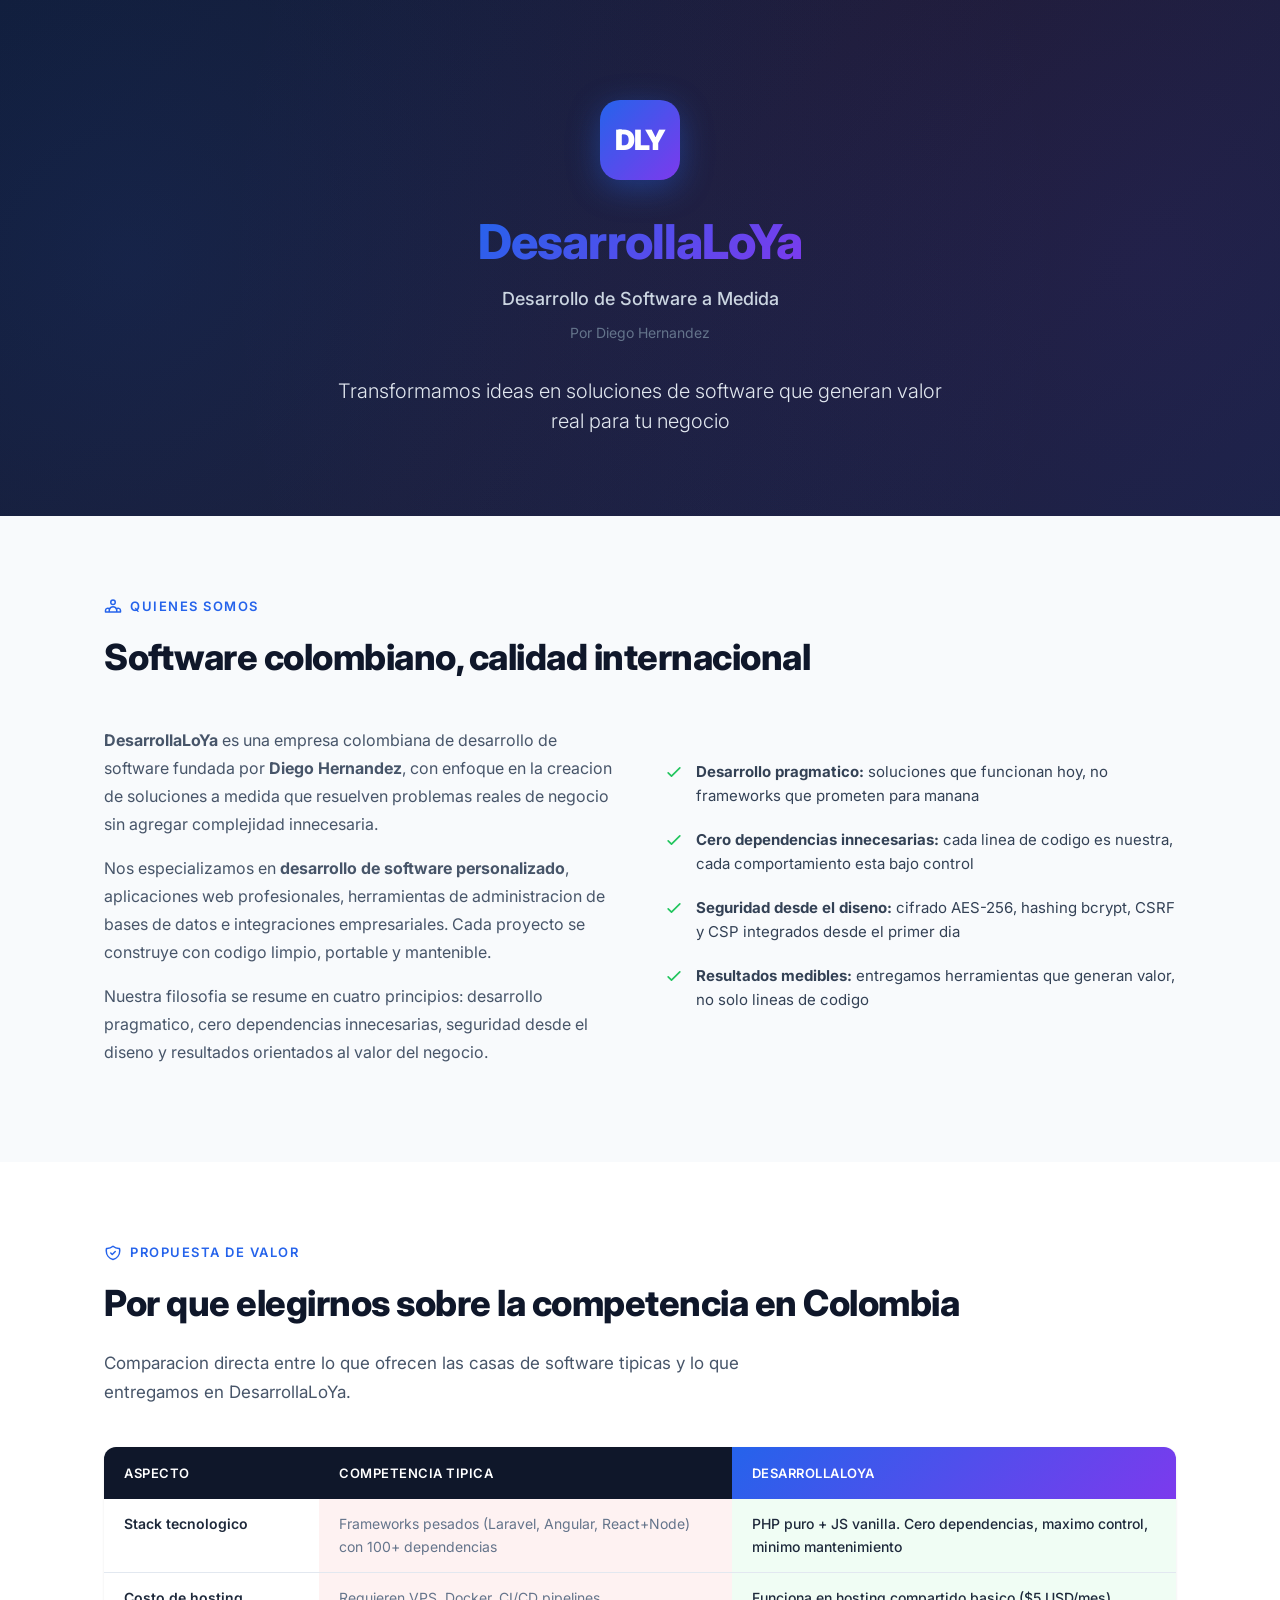
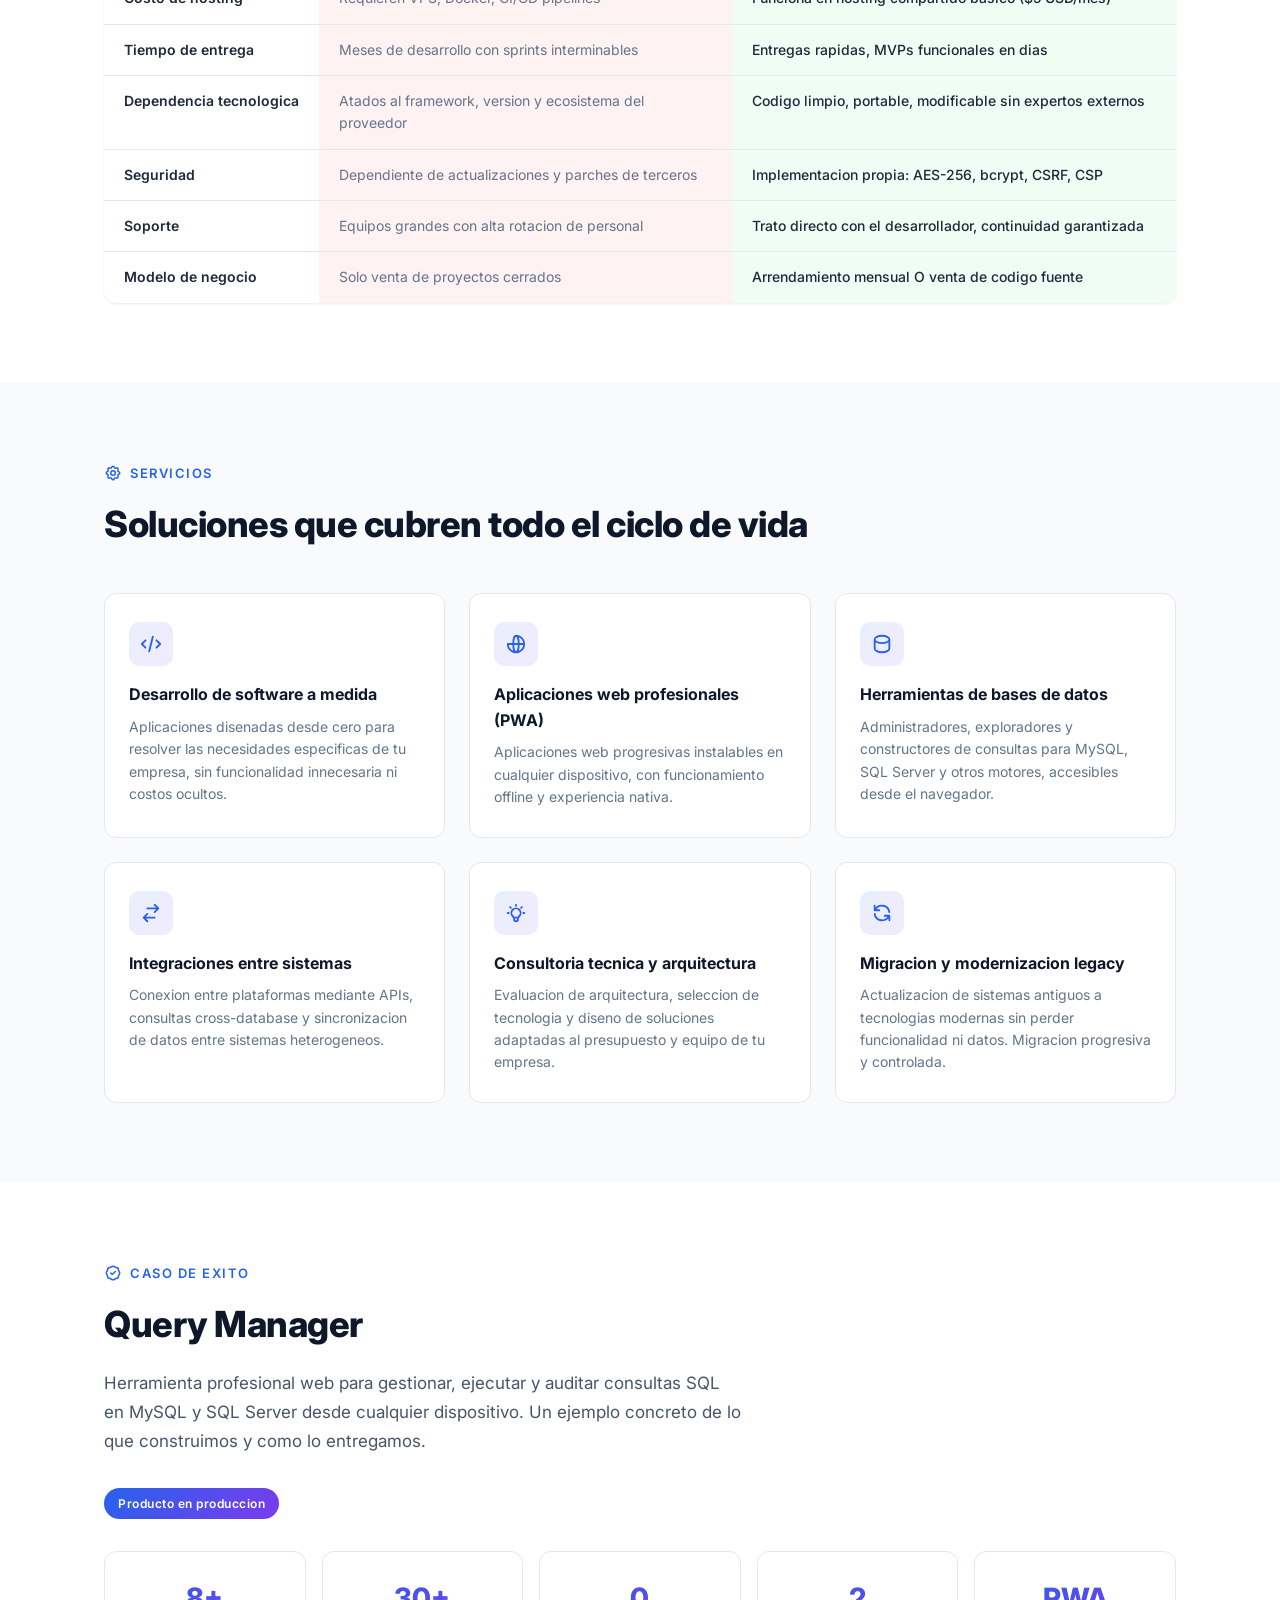
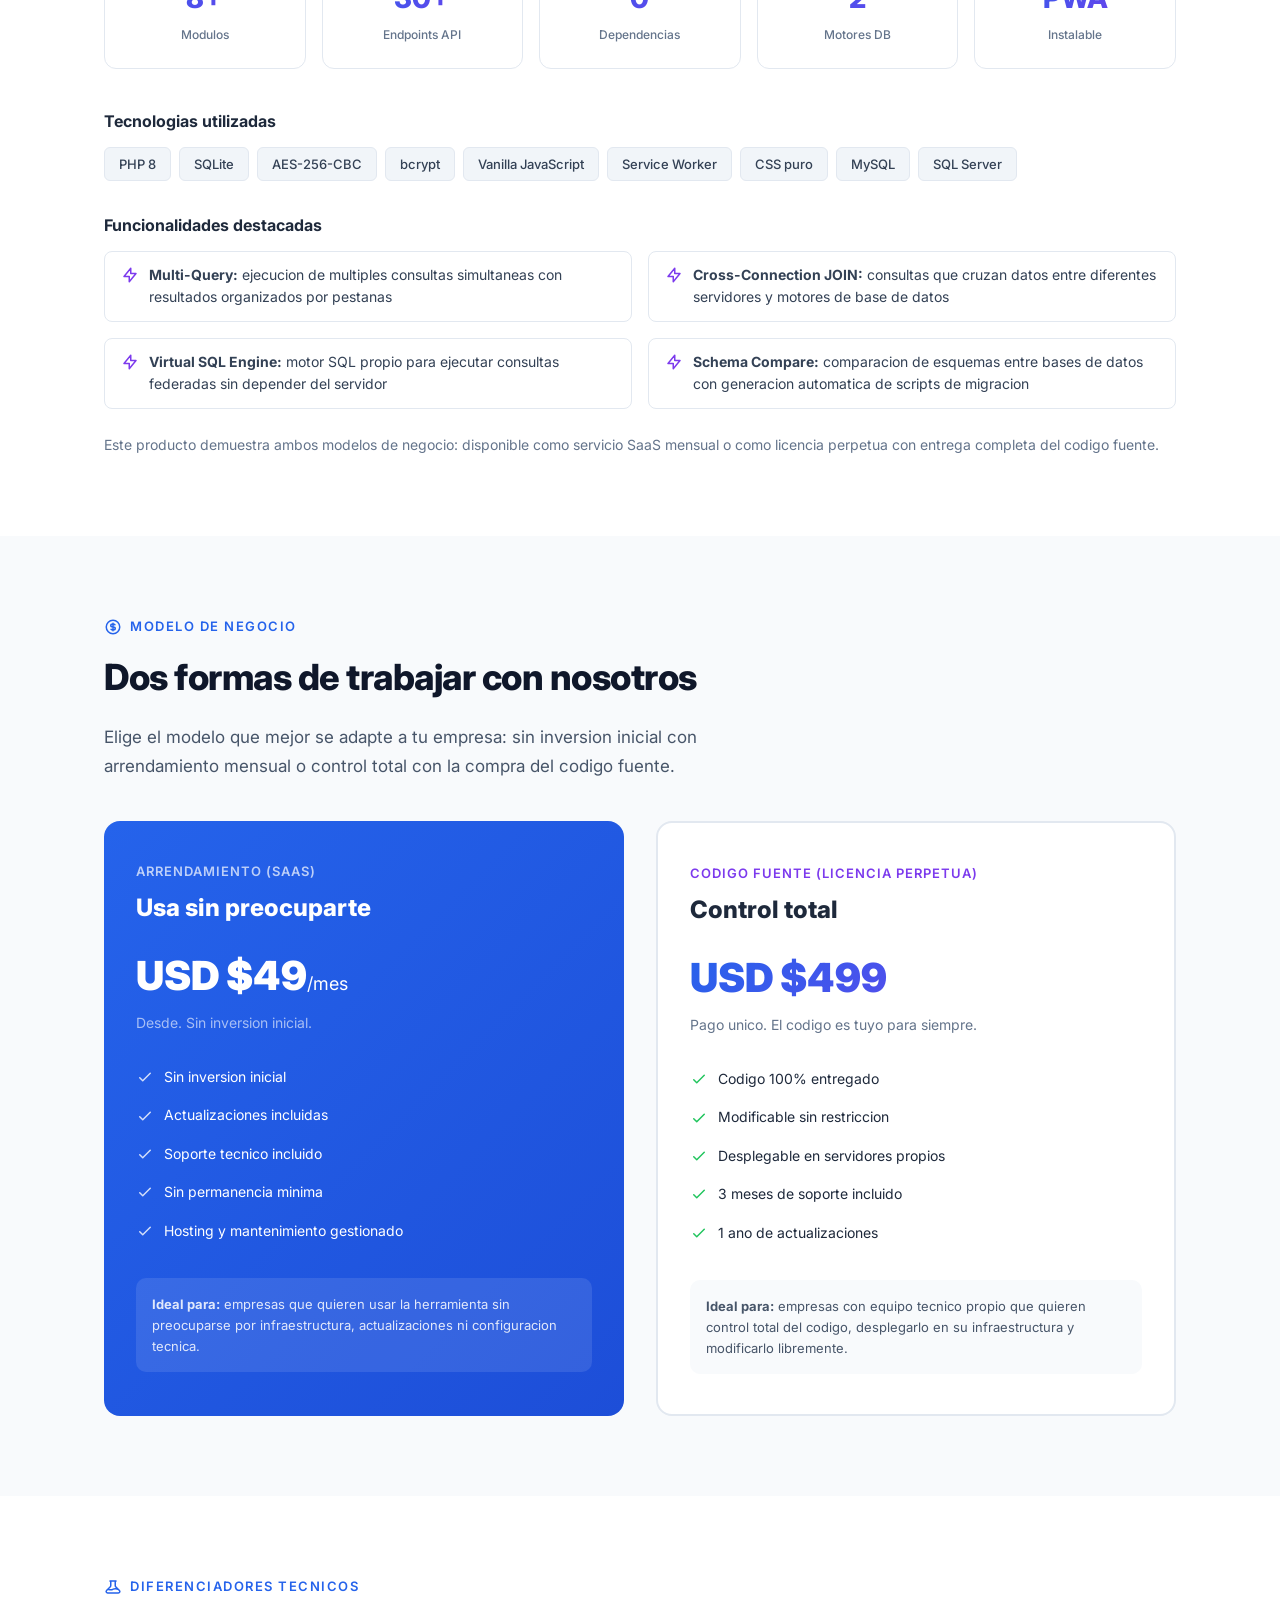
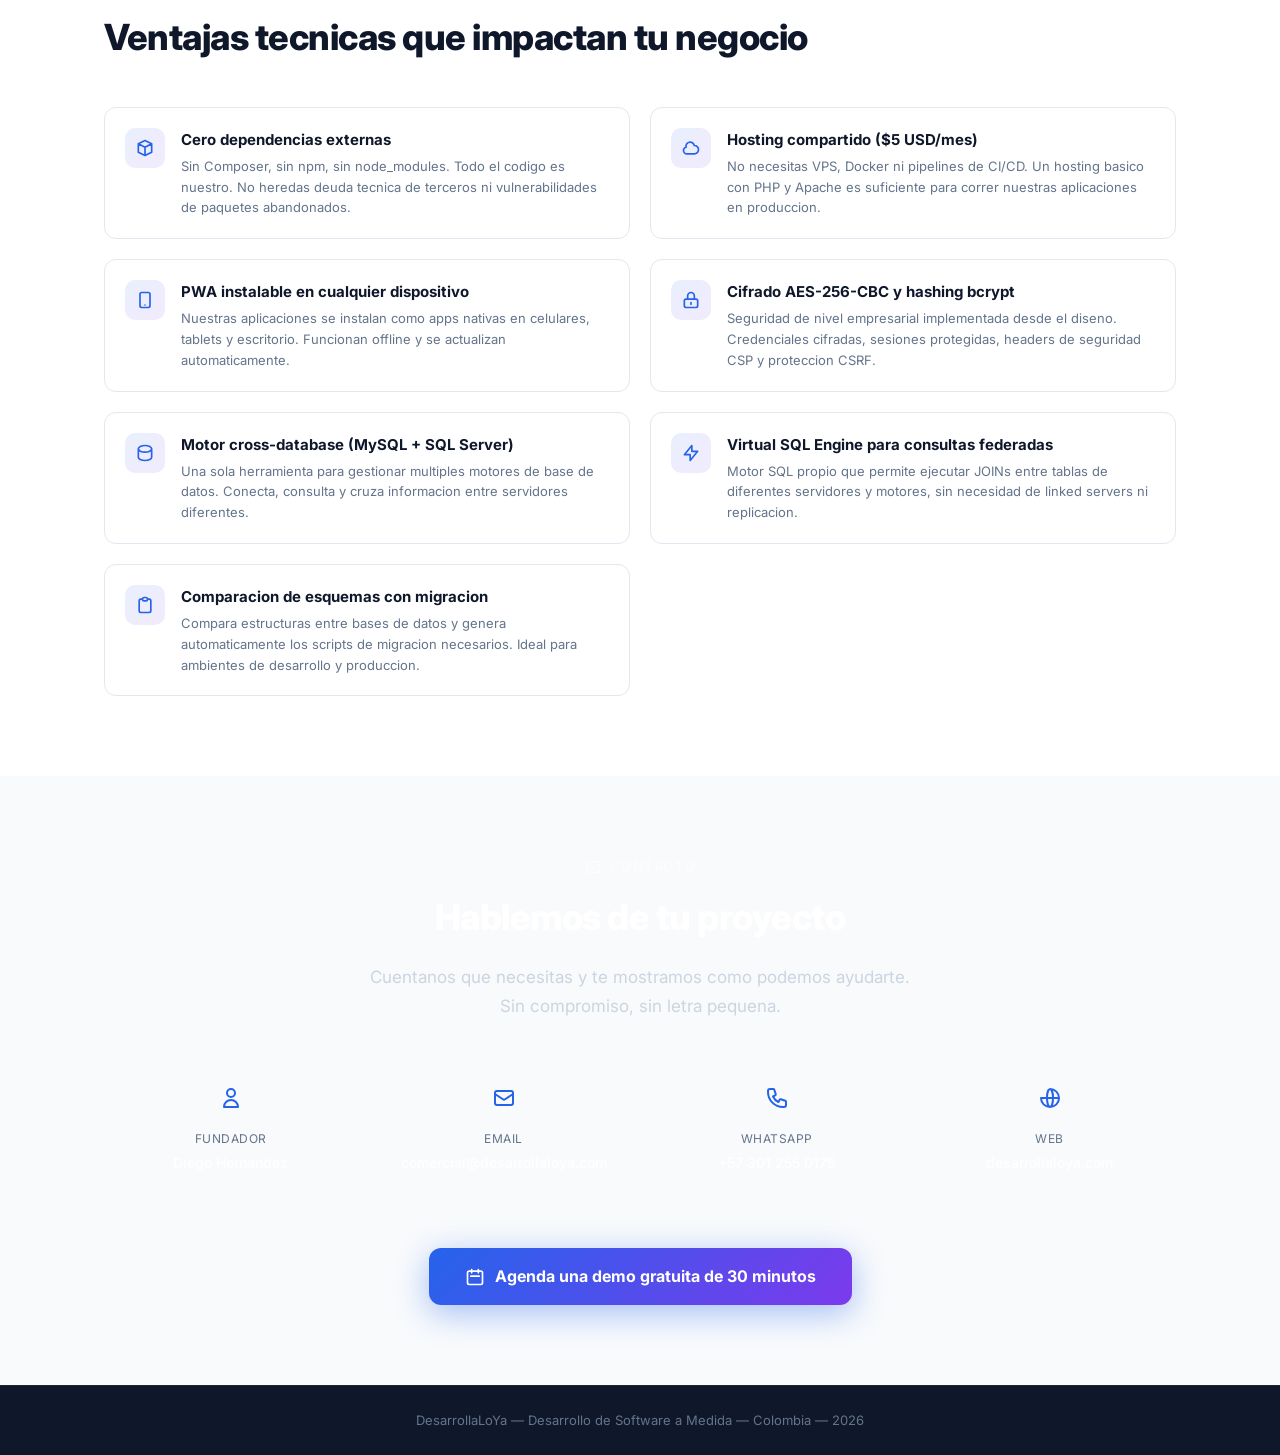
<file: docs/perfil-negocio-desarrollaloya.html>
<!DOCTYPE html>
<html lang="es">
<head>
    <meta charset="UTF-8">
    <meta name="viewport" content="width=device-width, initial-scale=1.0">
    <title>DesarrollaLoYa | Desarrollo de Software a Medida - Colombia</title>
    <meta name="description" content="DesarrollaLoYa - Empresa colombiana de desarrollo de software a medida. PHP puro, cero dependencias, seguridad empresarial. Por Diego Hernandez.">
    <meta name="author" content="Diego Hernandez - DesarrollaLoYa">
    <link rel="preconnect" href="https://fonts.googleapis.com">
    <link rel="preconnect" href="https://fonts.gstatic.com" crossorigin>
    <link href="https://fonts.googleapis.com/css2?family=Inter:wght@300;400;500;600;700;800;900&display=swap" rel="stylesheet">
    <style>
        *, *::before, *::after { margin: 0; padding: 0; box-sizing: border-box; }
        :root {
            --primary: #2563eb;
            --primary-dark: #1d4ed8;
            --accent: #7c3aed;
            --accent-dark: #6d28d9;
            --gray-50: #f8fafc;
            --gray-100: #f1f5f9;
            --gray-200: #e2e8f0;
            --gray-300: #cbd5e1;
            --gray-500: #64748b;
            --gray-600: #475569;
            --gray-700: #334155;
            --gray-800: #1e293b;
            --gray-900: #0f172a;
            --green-500: #22c55e;
            --green-50: #f0fdf4;
            --red-50: #fef2f2;
            --red-500: #ef4444;
        }
        html { scroll-behavior: smooth; }
        body {
            font-family: 'Inter', -apple-system, BlinkMacSystemFont, sans-serif;
            color: var(--gray-800);
            line-height: 1.6;
            background: #fff;
        }
        .container { max-width: 1120px; margin: 0 auto; padding: 0 24px; }

        /* ── Hero ── */
        .hero {
            background: linear-gradient(135deg, var(--gray-900) 0%, #1a1a2e 50%, #16213e 100%);
            color: #fff;
            padding: 100px 0 80px;
            text-align: center;
            position: relative;
            overflow: hidden;
        }
        .hero::before {
            content: '';
            position: absolute;
            top: -50%;
            left: -50%;
            width: 200%;
            height: 200%;
            background: radial-gradient(circle at 30% 50%, rgba(37,99,235,.15) 0%, transparent 50%),
                        radial-gradient(circle at 70% 50%, rgba(124,58,237,.1) 0%, transparent 50%);
            pointer-events: none;
        }
        .hero-content { position: relative; z-index: 1; }
        .logo-badge {
            display: inline-flex;
            align-items: center;
            justify-content: center;
            width: 80px;
            height: 80px;
            border-radius: 20px;
            background: linear-gradient(135deg, var(--primary), var(--accent));
            font-size: 28px;
            font-weight: 900;
            letter-spacing: -1px;
            margin-bottom: 24px;
            box-shadow: 0 8px 32px rgba(37,99,235,.4);
        }
        .hero h1 {
            font-size: 48px;
            font-weight: 800;
            letter-spacing: -1px;
            margin-bottom: 4px;
        }
        .hero h1 span {
            background: linear-gradient(135deg, var(--primary), var(--accent));
            -webkit-background-clip: text;
            -webkit-text-fill-color: transparent;
            background-clip: text;
        }
        .hero-subtitle {
            font-size: 18px;
            color: var(--gray-300);
            margin-bottom: 8px;
            font-weight: 500;
        }
        .hero-author {
            font-size: 14px;
            color: var(--gray-500);
            margin-bottom: 32px;
        }
        .hero-tagline {
            font-size: 20px;
            color: var(--gray-200);
            max-width: 640px;
            margin: 0 auto;
            line-height: 1.5;
            font-weight: 300;
        }

        /* ── Section base ── */
        section { padding: 80px 0; }
        section:nth-child(even) { background: var(--gray-50); }
        .section-label {
            display: inline-flex;
            align-items: center;
            gap: 8px;
            font-size: 13px;
            font-weight: 600;
            text-transform: uppercase;
            letter-spacing: 1.5px;
            color: var(--primary);
            margin-bottom: 12px;
        }
        .section-label svg { width: 18px; height: 18px; stroke: var(--primary); }
        .section-title {
            font-size: 36px;
            font-weight: 800;
            color: var(--gray-900);
            letter-spacing: -0.5px;
            margin-bottom: 16px;
        }
        .section-desc {
            font-size: 17px;
            color: var(--gray-600);
            max-width: 640px;
            line-height: 1.7;
        }

        /* ── Quienes Somos ── */
        .about-grid {
            display: grid;
            grid-template-columns: 1fr 1fr;
            gap: 48px;
            margin-top: 40px;
            align-items: start;
        }
        .about-text p { color: var(--gray-600); margin-bottom: 16px; line-height: 1.75; }
        .philosophy-list { list-style: none; margin-top: 24px; }
        .philosophy-list li {
            display: flex;
            align-items: flex-start;
            gap: 12px;
            padding: 10px 0;
            color: var(--gray-700);
            font-size: 15px;
        }
        .philosophy-list li svg {
            width: 20px;
            height: 20px;
            stroke: var(--green-500);
            flex-shrink: 0;
            margin-top: 2px;
        }

        /* ── Comparison Table ── */
        .comparison-table {
            width: 100%;
            border-collapse: collapse;
            margin-top: 40px;
            font-size: 14px;
            border-radius: 12px;
            overflow: hidden;
            box-shadow: 0 1px 3px rgba(0,0,0,.08);
        }
        .comparison-table thead th {
            background: var(--gray-900);
            color: #fff;
            padding: 16px 20px;
            text-align: left;
            font-weight: 600;
            font-size: 13px;
            text-transform: uppercase;
            letter-spacing: 0.5px;
        }
        .comparison-table thead th:last-child {
            background: linear-gradient(135deg, var(--primary), var(--accent));
        }
        .comparison-table tbody td {
            padding: 14px 20px;
            border-bottom: 1px solid var(--gray-200);
            vertical-align: top;
            line-height: 1.6;
        }
        .comparison-table tbody td:first-child {
            font-weight: 600;
            color: var(--gray-800);
            white-space: nowrap;
        }
        .comparison-table tbody td:nth-child(2) { color: var(--gray-500); background: var(--red-50); }
        .comparison-table tbody td:last-child { color: var(--gray-800); background: var(--green-50); font-weight: 500; }
        .comparison-table tbody tr:last-child td { border-bottom: none; }

        /* ── Services ── */
        .services-grid {
            display: grid;
            grid-template-columns: repeat(3, 1fr);
            gap: 24px;
            margin-top: 40px;
        }
        .service-card {
            background: #fff;
            border: 1px solid var(--gray-200);
            border-radius: 12px;
            padding: 28px 24px;
            transition: box-shadow .2s, border-color .2s;
        }
        .service-card:hover {
            box-shadow: 0 8px 24px rgba(0,0,0,.08);
            border-color: var(--primary);
        }
        .service-icon {
            width: 44px;
            height: 44px;
            border-radius: 10px;
            background: linear-gradient(135deg, rgba(37,99,235,.1), rgba(124,58,237,.1));
            display: flex;
            align-items: center;
            justify-content: center;
            margin-bottom: 16px;
        }
        .service-icon svg { width: 22px; height: 22px; stroke: var(--primary); }
        .service-card h3 { font-size: 16px; font-weight: 700; color: var(--gray-900); margin-bottom: 8px; }
        .service-card p { font-size: 14px; color: var(--gray-500); line-height: 1.6; }

        /* ── Case Study ── */
        .case-header {
            display: flex;
            align-items: center;
            gap: 16px;
            margin-top: 32px;
            margin-bottom: 32px;
        }
        .case-badge {
            display: inline-flex;
            padding: 6px 14px;
            border-radius: 20px;
            background: linear-gradient(135deg, var(--primary), var(--accent));
            color: #fff;
            font-size: 12px;
            font-weight: 600;
            letter-spacing: 0.5px;
        }
        .stats-row {
            display: grid;
            grid-template-columns: repeat(5, 1fr);
            gap: 16px;
            margin-bottom: 40px;
        }
        .stat-card {
            text-align: center;
            background: #fff;
            border: 1px solid var(--gray-200);
            border-radius: 12px;
            padding: 24px 12px;
        }
        .stat-card .stat-value {
            font-size: 28px;
            font-weight: 800;
            background: linear-gradient(135deg, var(--primary), var(--accent));
            -webkit-background-clip: text;
            -webkit-text-fill-color: transparent;
            background-clip: text;
        }
        .stat-card .stat-label { font-size: 12px; color: var(--gray-500); margin-top: 4px; font-weight: 500; }
        .tech-tags { display: flex; flex-wrap: wrap; gap: 8px; margin-bottom: 32px; }
        .tech-tag {
            padding: 6px 14px;
            border-radius: 6px;
            background: var(--gray-100);
            color: var(--gray-700);
            font-size: 13px;
            font-weight: 500;
            border: 1px solid var(--gray-200);
        }
        .features-grid {
            display: grid;
            grid-template-columns: repeat(2, 1fr);
            gap: 16px;
        }
        .feature-item {
            display: flex;
            align-items: flex-start;
            gap: 10px;
            padding: 12px 16px;
            background: #fff;
            border-radius: 8px;
            border: 1px solid var(--gray-200);
        }
        .feature-item svg { width: 18px; height: 18px; stroke: var(--accent); flex-shrink: 0; margin-top: 2px; }
        .feature-item span { font-size: 14px; color: var(--gray-700); }

        /* ── Pricing ── */
        .pricing-grid {
            display: grid;
            grid-template-columns: 1fr 1fr;
            gap: 32px;
            margin-top: 40px;
        }
        .pricing-card {
            border-radius: 16px;
            padding: 40px 32px;
            position: relative;
            overflow: hidden;
        }
        .pricing-card.saas {
            background: linear-gradient(135deg, var(--primary), var(--primary-dark));
            color: #fff;
        }
        .pricing-card.license {
            background: #fff;
            border: 2px solid var(--gray-200);
            color: var(--gray-800);
        }
        .pricing-type {
            font-size: 13px;
            font-weight: 600;
            text-transform: uppercase;
            letter-spacing: 1px;
            margin-bottom: 8px;
        }
        .pricing-card.saas .pricing-type { color: rgba(255,255,255,.7); }
        .pricing-card.license .pricing-type { color: var(--accent); }
        .pricing-card h3 { font-size: 24px; font-weight: 800; margin-bottom: 4px; }
        .pricing-amount {
            font-size: 40px;
            font-weight: 900;
            margin: 16px 0 4px;
        }
        .pricing-period {
            font-size: 14px;
            margin-bottom: 24px;
        }
        .pricing-card.saas .pricing-period { color: rgba(255,255,255,.6); }
        .pricing-card.license .pricing-period { color: var(--gray-500); }
        .pricing-features { list-style: none; margin-bottom: 28px; }
        .pricing-features li {
            display: flex;
            align-items: center;
            gap: 10px;
            padding: 8px 0;
            font-size: 14px;
        }
        .pricing-features li svg { width: 18px; height: 18px; flex-shrink: 0; }
        .pricing-card.saas .pricing-features li svg { stroke: rgba(255,255,255,.8); }
        .pricing-card.license .pricing-features li svg { stroke: var(--green-500); }
        .pricing-ideal {
            padding: 16px;
            border-radius: 10px;
            font-size: 13px;
            line-height: 1.6;
        }
        .pricing-card.saas .pricing-ideal { background: rgba(255,255,255,.1); color: rgba(255,255,255,.85); }
        .pricing-card.license .pricing-ideal { background: var(--gray-50); color: var(--gray-600); }
        .pricing-ideal strong { font-weight: 700; }

        /* ── Differentiators ── */
        .diff-grid {
            display: grid;
            grid-template-columns: repeat(2, 1fr);
            gap: 20px;
            margin-top: 40px;
        }
        .diff-item {
            display: flex;
            gap: 16px;
            padding: 20px;
            background: #fff;
            border-radius: 12px;
            border: 1px solid var(--gray-200);
        }
        .diff-icon {
            width: 40px;
            height: 40px;
            border-radius: 10px;
            background: linear-gradient(135deg, rgba(37,99,235,.1), rgba(124,58,237,.1));
            display: flex;
            align-items: center;
            justify-content: center;
            flex-shrink: 0;
        }
        .diff-icon svg { width: 20px; height: 20px; stroke: var(--primary); }
        .diff-item h4 { font-size: 15px; font-weight: 700; color: var(--gray-900); margin-bottom: 4px; }
        .diff-item p { font-size: 13px; color: var(--gray-500); line-height: 1.6; }

        /* ── Contact ── */
        .contact-section {
            background: linear-gradient(135deg, var(--gray-900) 0%, #1a1a2e 100%);
            color: #fff;
            padding: 80px 0;
            text-align: center;
        }
        .contact-section .section-label { color: rgba(255,255,255,.5); }
        .contact-section .section-label svg { stroke: rgba(255,255,255,.5); }
        .contact-section .section-title { color: #fff; }
        .contact-section .section-desc { color: var(--gray-300); margin: 0 auto 40px; }
        .contact-grid {
            display: grid;
            grid-template-columns: repeat(4, 1fr);
            gap: 20px;
            margin-bottom: 48px;
        }
        .contact-item {
            padding: 24px 16px;
            border-radius: 12px;
            background: rgba(255,255,255,.05);
            border: 1px solid rgba(255,255,255,.1);
        }
        .contact-item svg { width: 24px; height: 24px; stroke: var(--primary); margin-bottom: 12px; }
        .contact-item .contact-label { font-size: 12px; color: var(--gray-500); margin-bottom: 4px; text-transform: uppercase; letter-spacing: 0.5px; }
        .contact-item .contact-value { font-size: 14px; color: #fff; font-weight: 500; }
        .contact-item a { color: #fff; text-decoration: none; }
        .contact-item a:hover { color: var(--primary); }
        .cta-button {
            display: inline-flex;
            align-items: center;
            gap: 10px;
            padding: 16px 36px;
            border-radius: 12px;
            background: linear-gradient(135deg, var(--primary), var(--accent));
            color: #fff;
            font-size: 16px;
            font-weight: 700;
            text-decoration: none;
            box-shadow: 0 8px 32px rgba(37,99,235,.4);
            transition: transform .2s, box-shadow .2s;
        }
        .cta-button:hover { transform: translateY(-2px); box-shadow: 0 12px 40px rgba(37,99,235,.5); }
        .cta-button svg { width: 20px; height: 20px; stroke: #fff; }

        /* ── Footer ── */
        .footer {
            text-align: center;
            padding: 24px 0;
            background: var(--gray-900);
            border-top: 1px solid rgba(255,255,255,.05);
        }
        .footer p { font-size: 13px; color: var(--gray-500); }

        /* ── Responsive ── */
        @media (max-width: 768px) {
            .hero { padding: 64px 0 56px; }
            .hero h1 { font-size: 32px; }
            .hero-tagline { font-size: 16px; }
            .section-title { font-size: 28px; }
            .about-grid { grid-template-columns: 1fr; gap: 32px; }
            .services-grid { grid-template-columns: 1fr; }
            .stats-row { grid-template-columns: repeat(3, 1fr); }
            .features-grid { grid-template-columns: 1fr; }
            .pricing-grid { grid-template-columns: 1fr; }
            .diff-grid { grid-template-columns: 1fr; }
            .contact-grid { grid-template-columns: repeat(2, 1fr); }
            .comparison-table { font-size: 12px; }
            .comparison-table thead th, .comparison-table tbody td { padding: 10px 12px; }
        }
    </style>
</head>
<body>

    <!-- ════════════════════════════════════════════════════ -->
    <!-- HERO                                                -->
    <!-- ════════════════════════════════════════════════════ -->
    <section class="hero">
        <div class="container hero-content">
            <div class="logo-badge">DLY</div>
            <h1><span>DesarrollaLoYa</span></h1>
            <p class="hero-subtitle">Desarrollo de Software a Medida</p>
            <p class="hero-author">Por Diego Hernandez</p>
            <p class="hero-tagline">Transformamos ideas en soluciones de software que generan valor real para tu negocio</p>
        </div>
    </section>

    <!-- ════════════════════════════════════════════════════ -->
    <!-- QUIENES SOMOS                                       -->
    <!-- ════════════════════════════════════════════════════ -->
    <section id="quienes-somos">
        <div class="container">
            <div class="section-label">
                <svg xmlns="http://www.w3.org/2000/svg" fill="none" viewBox="0 0 24 24" stroke-width="2" stroke="currentColor"><path stroke-linecap="round" stroke-linejoin="round" d="M17 20h5v-2a3 3 0 00-5.356-1.857M17 20H7m10 0v-2c0-.656-.126-1.283-.356-1.857M7 20H2v-2a3 3 0 015.356-1.857M7 20v-2c0-.656.126-1.283.356-1.857m0 0a5.002 5.002 0 019.288 0M15 7a3 3 0 11-6 0 3 3 0 016 0z"/></svg>
                Quienes Somos
            </div>
            <h2 class="section-title">Software colombiano, calidad internacional</h2>
            <div class="about-grid">
                <div class="about-text">
                    <p>
                        <strong>DesarrollaLoYa</strong> es una empresa colombiana de desarrollo de software fundada por
                        <strong>Diego Hernandez</strong>, con enfoque en la creacion de soluciones a medida que resuelven
                        problemas reales de negocio sin agregar complejidad innecesaria.
                    </p>
                    <p>
                        Nos especializamos en <strong>desarrollo de software personalizado</strong>, aplicaciones web profesionales,
                        herramientas de administracion de bases de datos e integraciones empresariales. Cada proyecto se construye
                        con codigo limpio, portable y mantenible.
                    </p>
                    <p>
                        Nuestra filosofia se resume en cuatro principios: desarrollo pragmatico, cero dependencias innecesarias,
                        seguridad desde el diseno y resultados orientados al valor del negocio.
                    </p>
                </div>
                <div>
                    <ul class="philosophy-list">
                        <li>
                            <svg xmlns="http://www.w3.org/2000/svg" fill="none" viewBox="0 0 24 24" stroke-width="2"><path stroke-linecap="round" stroke-linejoin="round" d="M5 13l4 4L19 7"/></svg>
                            <span><strong>Desarrollo pragmatico:</strong> soluciones que funcionan hoy, no frameworks que prometen para manana</span>
                        </li>
                        <li>
                            <svg xmlns="http://www.w3.org/2000/svg" fill="none" viewBox="0 0 24 24" stroke-width="2"><path stroke-linecap="round" stroke-linejoin="round" d="M5 13l4 4L19 7"/></svg>
                            <span><strong>Cero dependencias innecesarias:</strong> cada linea de codigo es nuestra, cada comportamiento esta bajo control</span>
                        </li>
                        <li>
                            <svg xmlns="http://www.w3.org/2000/svg" fill="none" viewBox="0 0 24 24" stroke-width="2"><path stroke-linecap="round" stroke-linejoin="round" d="M5 13l4 4L19 7"/></svg>
                            <span><strong>Seguridad desde el diseno:</strong> cifrado AES-256, hashing bcrypt, CSRF y CSP integrados desde el primer dia</span>
                        </li>
                        <li>
                            <svg xmlns="http://www.w3.org/2000/svg" fill="none" viewBox="0 0 24 24" stroke-width="2"><path stroke-linecap="round" stroke-linejoin="round" d="M5 13l4 4L19 7"/></svg>
                            <span><strong>Resultados medibles:</strong> entregamos herramientas que generan valor, no solo lineas de codigo</span>
                        </li>
                    </ul>
                </div>
            </div>
        </div>
    </section>

    <!-- ════════════════════════════════════════════════════ -->
    <!-- PROPUESTA DE VALOR                                  -->
    <!-- ════════════════════════════════════════════════════ -->
    <section id="propuesta">
        <div class="container">
            <div class="section-label">
                <svg xmlns="http://www.w3.org/2000/svg" fill="none" viewBox="0 0 24 24" stroke-width="2"><path stroke-linecap="round" stroke-linejoin="round" d="M9 12l2 2 4-4m5.618-4.016A11.955 11.955 0 0112 2.944a11.955 11.955 0 01-8.618 3.04A12.02 12.02 0 003 9c0 5.591 3.824 10.29 9 11.622 5.176-1.332 9-6.03 9-11.622 0-1.042-.133-2.052-.382-3.016z"/></svg>
                Propuesta de Valor
            </div>
            <h2 class="section-title">Por que elegirnos sobre la competencia en Colombia</h2>
            <p class="section-desc">
                Comparacion directa entre lo que ofrecen las casas de software tipicas y lo que entregamos en DesarrollaLoYa.
            </p>

            <table class="comparison-table">
                <thead>
                    <tr>
                        <th>Aspecto</th>
                        <th>Competencia tipica</th>
                        <th>DesarrollaLoYa</th>
                    </tr>
                </thead>
                <tbody>
                    <tr>
                        <td>Stack tecnologico</td>
                        <td>Frameworks pesados (Laravel, Angular, React+Node) con 100+ dependencias</td>
                        <td>PHP puro + JS vanilla. Cero dependencias, maximo control, minimo mantenimiento</td>
                    </tr>
                    <tr>
                        <td>Costo de hosting</td>
                        <td>Requieren VPS, Docker, CI/CD pipelines</td>
                        <td>Funciona en hosting compartido basico ($5 USD/mes)</td>
                    </tr>
                    <tr>
                        <td>Tiempo de entrega</td>
                        <td>Meses de desarrollo con sprints interminables</td>
                        <td>Entregas rapidas, MVPs funcionales en dias</td>
                    </tr>
                    <tr>
                        <td>Dependencia tecnologica</td>
                        <td>Atados al framework, version y ecosistema del proveedor</td>
                        <td>Codigo limpio, portable, modificable sin expertos externos</td>
                    </tr>
                    <tr>
                        <td>Seguridad</td>
                        <td>Dependiente de actualizaciones y parches de terceros</td>
                        <td>Implementacion propia: AES-256, bcrypt, CSRF, CSP</td>
                    </tr>
                    <tr>
                        <td>Soporte</td>
                        <td>Equipos grandes con alta rotacion de personal</td>
                        <td>Trato directo con el desarrollador, continuidad garantizada</td>
                    </tr>
                    <tr>
                        <td>Modelo de negocio</td>
                        <td>Solo venta de proyectos cerrados</td>
                        <td>Arrendamiento mensual O venta de codigo fuente</td>
                    </tr>
                </tbody>
            </table>
        </div>
    </section>

    <!-- ════════════════════════════════════════════════════ -->
    <!-- SERVICIOS                                           -->
    <!-- ════════════════════════════════════════════════════ -->
    <section id="servicios">
        <div class="container">
            <div class="section-label">
                <svg xmlns="http://www.w3.org/2000/svg" fill="none" viewBox="0 0 24 24" stroke-width="2"><path stroke-linecap="round" stroke-linejoin="round" d="M10.325 4.317c.426-1.756 2.924-1.756 3.35 0a1.724 1.724 0 002.573 1.066c1.543-.94 3.31.826 2.37 2.37a1.724 1.724 0 001.066 2.573c1.756.426 1.756 2.924 0 3.35a1.724 1.724 0 00-1.066 2.573c.94 1.543-.826 3.31-2.37 2.37a1.724 1.724 0 00-2.573 1.066c-.426 1.756-2.924 1.756-3.35 0a1.724 1.724 0 00-2.573-1.066c-1.543.94-3.31-.826-2.37-2.37a1.724 1.724 0 00-1.066-2.573c-1.756-.426-1.756-2.924 0-3.35a1.724 1.724 0 001.066-2.573c-.94-1.543.826-3.31 2.37-2.37.996.608 2.296.07 2.573-1.066z"/><path stroke-linecap="round" stroke-linejoin="round" d="M15 12a3 3 0 11-6 0 3 3 0 016 0z"/></svg>
                Servicios
            </div>
            <h2 class="section-title">Soluciones que cubren todo el ciclo de vida</h2>

            <div class="services-grid">
                <div class="service-card">
                    <div class="service-icon">
                        <svg xmlns="http://www.w3.org/2000/svg" fill="none" viewBox="0 0 24 24" stroke-width="2"><path stroke-linecap="round" stroke-linejoin="round" d="M10 20l4-16m4 4l4 4-4 4M6 16l-4-4 4-4"/></svg>
                    </div>
                    <h3>Desarrollo de software a medida</h3>
                    <p>Aplicaciones disenadas desde cero para resolver las necesidades especificas de tu empresa, sin funcionalidad innecesaria ni costos ocultos.</p>
                </div>
                <div class="service-card">
                    <div class="service-icon">
                        <svg xmlns="http://www.w3.org/2000/svg" fill="none" viewBox="0 0 24 24" stroke-width="2"><path stroke-linecap="round" stroke-linejoin="round" d="M21 12a9 9 0 01-9 9m9-9a9 9 0 00-9-9m9 9H3m9 9a9 9 0 01-9-9m9 9c1.657 0 3-4.03 3-9s-1.343-9-3-9m0 18c-1.657 0-3-4.03-3-9s1.343-9 3-9"/></svg>
                    </div>
                    <h3>Aplicaciones web profesionales (PWA)</h3>
                    <p>Aplicaciones web progresivas instalables en cualquier dispositivo, con funcionamiento offline y experiencia nativa.</p>
                </div>
                <div class="service-card">
                    <div class="service-icon">
                        <svg xmlns="http://www.w3.org/2000/svg" fill="none" viewBox="0 0 24 24" stroke-width="2"><path stroke-linecap="round" stroke-linejoin="round" d="M4 7v10c0 2.21 3.582 4 8 4s8-1.79 8-4V7M4 7c0 2.21 3.582 4 8 4s8-1.79 8-4M4 7c0-2.21 3.582-4 8-4s8 1.79 8 4"/></svg>
                    </div>
                    <h3>Herramientas de bases de datos</h3>
                    <p>Administradores, exploradores y constructores de consultas para MySQL, SQL Server y otros motores, accesibles desde el navegador.</p>
                </div>
                <div class="service-card">
                    <div class="service-icon">
                        <svg xmlns="http://www.w3.org/2000/svg" fill="none" viewBox="0 0 24 24" stroke-width="2"><path stroke-linecap="round" stroke-linejoin="round" d="M8 7h12m0 0l-4-4m4 4l-4 4m0 6H4m0 0l4 4m-4-4l4-4"/></svg>
                    </div>
                    <h3>Integraciones entre sistemas</h3>
                    <p>Conexion entre plataformas mediante APIs, consultas cross-database y sincronizacion de datos entre sistemas heterogeneos.</p>
                </div>
                <div class="service-card">
                    <div class="service-icon">
                        <svg xmlns="http://www.w3.org/2000/svg" fill="none" viewBox="0 0 24 24" stroke-width="2"><path stroke-linecap="round" stroke-linejoin="round" d="M9.663 17h4.673M12 3v1m6.364 1.636l-.707.707M21 12h-1M4 12H3m3.343-5.657l-.707-.707m2.828 9.9a5 5 0 117.072 0l-.548.547A3.374 3.374 0 0014 18.469V19a2 2 0 11-4 0v-.531c0-.895-.356-1.754-.988-2.386l-.548-.547z"/></svg>
                    </div>
                    <h3>Consultoria tecnica y arquitectura</h3>
                    <p>Evaluacion de arquitectura, seleccion de tecnologia y diseno de soluciones adaptadas al presupuesto y equipo de tu empresa.</p>
                </div>
                <div class="service-card">
                    <div class="service-icon">
                        <svg xmlns="http://www.w3.org/2000/svg" fill="none" viewBox="0 0 24 24" stroke-width="2"><path stroke-linecap="round" stroke-linejoin="round" d="M4 4v5h.582m15.356 2A8.001 8.001 0 004.582 9m0 0H9m11 11v-5h-.581m0 0a8.003 8.003 0 01-15.357-2m15.357 2H15"/></svg>
                    </div>
                    <h3>Migracion y modernizacion legacy</h3>
                    <p>Actualizacion de sistemas antiguos a tecnologias modernas sin perder funcionalidad ni datos. Migracion progresiva y controlada.</p>
                </div>
            </div>
        </div>
    </section>

    <!-- ════════════════════════════════════════════════════ -->
    <!-- CASO DE EXITO: QUERY MANAGER                        -->
    <!-- ════════════════════════════════════════════════════ -->
    <section id="caso-exito">
        <div class="container">
            <div class="section-label">
                <svg xmlns="http://www.w3.org/2000/svg" fill="none" viewBox="0 0 24 24" stroke-width="2"><path stroke-linecap="round" stroke-linejoin="round" d="M9 12l2 2 4-4M7.835 4.697a3.42 3.42 0 001.946-.806 3.42 3.42 0 014.438 0 3.42 3.42 0 001.946.806 3.42 3.42 0 013.138 3.138 3.42 3.42 0 00.806 1.946 3.42 3.42 0 010 4.438 3.42 3.42 0 00-.806 1.946 3.42 3.42 0 01-3.138 3.138 3.42 3.42 0 00-1.946.806 3.42 3.42 0 01-4.438 0 3.42 3.42 0 00-1.946-.806 3.42 3.42 0 01-3.138-3.138 3.42 3.42 0 00-.806-1.946 3.42 3.42 0 010-4.438 3.42 3.42 0 00.806-1.946 3.42 3.42 0 013.138-3.138z"/></svg>
                Caso de Exito
            </div>
            <h2 class="section-title">Query Manager</h2>
            <p class="section-desc">
                Herramienta profesional web para gestionar, ejecutar y auditar consultas SQL en MySQL y SQL Server
                desde cualquier dispositivo. Un ejemplo concreto de lo que construimos y como lo entregamos.
            </p>

            <div class="case-header">
                <span class="case-badge">Producto en produccion</span>
            </div>

            <div class="stats-row">
                <div class="stat-card">
                    <div class="stat-value">8+</div>
                    <div class="stat-label">Modulos</div>
                </div>
                <div class="stat-card">
                    <div class="stat-value">30+</div>
                    <div class="stat-label">Endpoints API</div>
                </div>
                <div class="stat-card">
                    <div class="stat-value">0</div>
                    <div class="stat-label">Dependencias</div>
                </div>
                <div class="stat-card">
                    <div class="stat-value">2</div>
                    <div class="stat-label">Motores DB</div>
                </div>
                <div class="stat-card">
                    <div class="stat-value">PWA</div>
                    <div class="stat-label">Instalable</div>
                </div>
            </div>

            <h3 style="font-size:16px; font-weight:700; color:var(--gray-800); margin-bottom:12px;">Tecnologias utilizadas</h3>
            <div class="tech-tags">
                <span class="tech-tag">PHP 8</span>
                <span class="tech-tag">SQLite</span>
                <span class="tech-tag">AES-256-CBC</span>
                <span class="tech-tag">bcrypt</span>
                <span class="tech-tag">Vanilla JavaScript</span>
                <span class="tech-tag">Service Worker</span>
                <span class="tech-tag">CSS puro</span>
                <span class="tech-tag">MySQL</span>
                <span class="tech-tag">SQL Server</span>
            </div>

            <h3 style="font-size:16px; font-weight:700; color:var(--gray-800); margin-bottom:12px;">Funcionalidades destacadas</h3>
            <div class="features-grid">
                <div class="feature-item">
                    <svg xmlns="http://www.w3.org/2000/svg" fill="none" viewBox="0 0 24 24" stroke-width="2"><path stroke-linecap="round" stroke-linejoin="round" d="M13 10V3L4 14h7v7l9-11h-7z"/></svg>
                    <span><strong>Multi-Query:</strong> ejecucion de multiples consultas simultaneas con resultados organizados por pestanas</span>
                </div>
                <div class="feature-item">
                    <svg xmlns="http://www.w3.org/2000/svg" fill="none" viewBox="0 0 24 24" stroke-width="2"><path stroke-linecap="round" stroke-linejoin="round" d="M13 10V3L4 14h7v7l9-11h-7z"/></svg>
                    <span><strong>Cross-Connection JOIN:</strong> consultas que cruzan datos entre diferentes servidores y motores de base de datos</span>
                </div>
                <div class="feature-item">
                    <svg xmlns="http://www.w3.org/2000/svg" fill="none" viewBox="0 0 24 24" stroke-width="2"><path stroke-linecap="round" stroke-linejoin="round" d="M13 10V3L4 14h7v7l9-11h-7z"/></svg>
                    <span><strong>Virtual SQL Engine:</strong> motor SQL propio para ejecutar consultas federadas sin depender del servidor</span>
                </div>
                <div class="feature-item">
                    <svg xmlns="http://www.w3.org/2000/svg" fill="none" viewBox="0 0 24 24" stroke-width="2"><path stroke-linecap="round" stroke-linejoin="round" d="M13 10V3L4 14h7v7l9-11h-7z"/></svg>
                    <span><strong>Schema Compare:</strong> comparacion de esquemas entre bases de datos con generacion automatica de scripts de migracion</span>
                </div>
            </div>

            <p style="margin-top:24px; font-size:14px; color:var(--gray-500); line-height:1.7;">
                Este producto demuestra ambos modelos de negocio: disponible como servicio SaaS mensual o como
                licencia perpetua con entrega completa del codigo fuente.
            </p>
        </div>
    </section>

    <!-- ════════════════════════════════════════════════════ -->
    <!-- MODELO DE NEGOCIO DUAL                              -->
    <!-- ════════════════════════════════════════════════════ -->
    <section id="precios">
        <div class="container">
            <div class="section-label">
                <svg xmlns="http://www.w3.org/2000/svg" fill="none" viewBox="0 0 24 24" stroke-width="2"><path stroke-linecap="round" stroke-linejoin="round" d="M12 8c-1.657 0-3 .895-3 2s1.343 2 3 2 3 .895 3 2-1.343 2-3 2m0-8c1.11 0 2.08.402 2.599 1M12 8V7m0 1v8m0 0v1m0-1c-1.11 0-2.08-.402-2.599-1M21 12a9 9 0 11-18 0 9 9 0 0118 0z"/></svg>
                Modelo de Negocio
            </div>
            <h2 class="section-title">Dos formas de trabajar con nosotros</h2>
            <p class="section-desc">
                Elige el modelo que mejor se adapte a tu empresa: sin inversion inicial con arrendamiento mensual
                o control total con la compra del codigo fuente.
            </p>

            <div class="pricing-grid">
                <!-- SaaS -->
                <div class="pricing-card saas">
                    <div class="pricing-type">Arrendamiento (SaaS)</div>
                    <h3>Usa sin preocuparte</h3>
                    <div class="pricing-amount">USD $49<span style="font-size:18px; font-weight:400;">/mes</span></div>
                    <div class="pricing-period">Desde. Sin inversion inicial.</div>
                    <ul class="pricing-features">
                        <li>
                            <svg xmlns="http://www.w3.org/2000/svg" fill="none" viewBox="0 0 24 24" stroke-width="2"><path stroke-linecap="round" stroke-linejoin="round" d="M5 13l4 4L19 7"/></svg>
                            Sin inversion inicial
                        </li>
                        <li>
                            <svg xmlns="http://www.w3.org/2000/svg" fill="none" viewBox="0 0 24 24" stroke-width="2"><path stroke-linecap="round" stroke-linejoin="round" d="M5 13l4 4L19 7"/></svg>
                            Actualizaciones incluidas
                        </li>
                        <li>
                            <svg xmlns="http://www.w3.org/2000/svg" fill="none" viewBox="0 0 24 24" stroke-width="2"><path stroke-linecap="round" stroke-linejoin="round" d="M5 13l4 4L19 7"/></svg>
                            Soporte tecnico incluido
                        </li>
                        <li>
                            <svg xmlns="http://www.w3.org/2000/svg" fill="none" viewBox="0 0 24 24" stroke-width="2"><path stroke-linecap="round" stroke-linejoin="round" d="M5 13l4 4L19 7"/></svg>
                            Sin permanencia minima
                        </li>
                        <li>
                            <svg xmlns="http://www.w3.org/2000/svg" fill="none" viewBox="0 0 24 24" stroke-width="2"><path stroke-linecap="round" stroke-linejoin="round" d="M5 13l4 4L19 7"/></svg>
                            Hosting y mantenimiento gestionado
                        </li>
                    </ul>
                    <div class="pricing-ideal">
                        <strong>Ideal para:</strong> empresas que quieren usar la herramienta sin preocuparse por infraestructura, actualizaciones ni configuracion tecnica.
                    </div>
                </div>

                <!-- Licencia -->
                <div class="pricing-card license">
                    <div class="pricing-type">Codigo Fuente (Licencia perpetua)</div>
                    <h3>Control total</h3>
                    <div class="pricing-amount" style="background:linear-gradient(135deg,var(--primary),var(--accent));-webkit-background-clip:text;-webkit-text-fill-color:transparent;background-clip:text;">USD $499</div>
                    <div class="pricing-period">Pago unico. El codigo es tuyo para siempre.</div>
                    <ul class="pricing-features">
                        <li>
                            <svg xmlns="http://www.w3.org/2000/svg" fill="none" viewBox="0 0 24 24" stroke-width="2"><path stroke-linecap="round" stroke-linejoin="round" d="M5 13l4 4L19 7"/></svg>
                            Codigo 100% entregado
                        </li>
                        <li>
                            <svg xmlns="http://www.w3.org/2000/svg" fill="none" viewBox="0 0 24 24" stroke-width="2"><path stroke-linecap="round" stroke-linejoin="round" d="M5 13l4 4L19 7"/></svg>
                            Modificable sin restriccion
                        </li>
                        <li>
                            <svg xmlns="http://www.w3.org/2000/svg" fill="none" viewBox="0 0 24 24" stroke-width="2"><path stroke-linecap="round" stroke-linejoin="round" d="M5 13l4 4L19 7"/></svg>
                            Desplegable en servidores propios
                        </li>
                        <li>
                            <svg xmlns="http://www.w3.org/2000/svg" fill="none" viewBox="0 0 24 24" stroke-width="2"><path stroke-linecap="round" stroke-linejoin="round" d="M5 13l4 4L19 7"/></svg>
                            3 meses de soporte incluido
                        </li>
                        <li>
                            <svg xmlns="http://www.w3.org/2000/svg" fill="none" viewBox="0 0 24 24" stroke-width="2"><path stroke-linecap="round" stroke-linejoin="round" d="M5 13l4 4L19 7"/></svg>
                            1 ano de actualizaciones
                        </li>
                    </ul>
                    <div class="pricing-ideal">
                        <strong>Ideal para:</strong> empresas con equipo tecnico propio que quieren control total del codigo, desplegarlo en su infraestructura y modificarlo libremente.
                    </div>
                </div>
            </div>
        </div>
    </section>

    <!-- ════════════════════════════════════════════════════ -->
    <!-- DIFERENCIADORES TECNICOS                            -->
    <!-- ════════════════════════════════════════════════════ -->
    <section id="diferenciadores">
        <div class="container">
            <div class="section-label">
                <svg xmlns="http://www.w3.org/2000/svg" fill="none" viewBox="0 0 24 24" stroke-width="2"><path stroke-linecap="round" stroke-linejoin="round" d="M19.428 15.428a2 2 0 00-1.022-.547l-2.387-.477a6 6 0 00-3.86.517l-.318.158a6 6 0 01-3.86.517L6.05 15.21a2 2 0 00-1.806.547M8 4h8l-1 1v5.172a2 2 0 00.586 1.414l5 5c1.26 1.26.367 3.414-1.415 3.414H4.828c-1.782 0-2.674-2.154-1.414-3.414l5-5A2 2 0 009 10.172V5L8 4z"/></svg>
                Diferenciadores Tecnicos
            </div>
            <h2 class="section-title">Ventajas tecnicas que impactan tu negocio</h2>

            <div class="diff-grid">
                <div class="diff-item">
                    <div class="diff-icon">
                        <svg xmlns="http://www.w3.org/2000/svg" fill="none" viewBox="0 0 24 24" stroke-width="2"><path stroke-linecap="round" stroke-linejoin="round" d="M20 7l-8-4-8 4m16 0l-8 4m8-4v10l-8 4m0-10L4 7m8 4v10M4 7v10l8 4"/></svg>
                    </div>
                    <div>
                        <h4>Cero dependencias externas</h4>
                        <p>Sin Composer, sin npm, sin node_modules. Todo el codigo es nuestro. No heredas deuda tecnica de terceros ni vulnerabilidades de paquetes abandonados.</p>
                    </div>
                </div>
                <div class="diff-item">
                    <div class="diff-icon">
                        <svg xmlns="http://www.w3.org/2000/svg" fill="none" viewBox="0 0 24 24" stroke-width="2"><path stroke-linecap="round" stroke-linejoin="round" d="M3 15a4 4 0 004 4h9a5 5 0 10-.1-9.999 5.002 5.002 0 10-9.78 2.096A4.001 4.001 0 003 15z"/></svg>
                    </div>
                    <div>
                        <h4>Hosting compartido ($5 USD/mes)</h4>
                        <p>No necesitas VPS, Docker ni pipelines de CI/CD. Un hosting basico con PHP y Apache es suficiente para correr nuestras aplicaciones en produccion.</p>
                    </div>
                </div>
                <div class="diff-item">
                    <div class="diff-icon">
                        <svg xmlns="http://www.w3.org/2000/svg" fill="none" viewBox="0 0 24 24" stroke-width="2"><path stroke-linecap="round" stroke-linejoin="round" d="M12 18h.01M8 21h8a2 2 0 002-2V5a2 2 0 00-2-2H8a2 2 0 00-2 2v14a2 2 0 002 2z"/></svg>
                    </div>
                    <div>
                        <h4>PWA instalable en cualquier dispositivo</h4>
                        <p>Nuestras aplicaciones se instalan como apps nativas en celulares, tablets y escritorio. Funcionan offline y se actualizan automaticamente.</p>
                    </div>
                </div>
                <div class="diff-item">
                    <div class="diff-icon">
                        <svg xmlns="http://www.w3.org/2000/svg" fill="none" viewBox="0 0 24 24" stroke-width="2"><path stroke-linecap="round" stroke-linejoin="round" d="M12 15v2m-6 4h12a2 2 0 002-2v-6a2 2 0 00-2-2H6a2 2 0 00-2 2v6a2 2 0 002 2zm10-10V7a4 4 0 00-8 0v4h8z"/></svg>
                    </div>
                    <div>
                        <h4>Cifrado AES-256-CBC y hashing bcrypt</h4>
                        <p>Seguridad de nivel empresarial implementada desde el diseno. Credenciales cifradas, sesiones protegidas, headers de seguridad CSP y proteccion CSRF.</p>
                    </div>
                </div>
                <div class="diff-item">
                    <div class="diff-icon">
                        <svg xmlns="http://www.w3.org/2000/svg" fill="none" viewBox="0 0 24 24" stroke-width="2"><path stroke-linecap="round" stroke-linejoin="round" d="M4 7v10c0 2.21 3.582 4 8 4s8-1.79 8-4V7M4 7c0 2.21 3.582 4 8 4s8-1.79 8-4M4 7c0-2.21 3.582-4 8-4s8 1.79 8 4"/></svg>
                    </div>
                    <div>
                        <h4>Motor cross-database (MySQL + SQL Server)</h4>
                        <p>Una sola herramienta para gestionar multiples motores de base de datos. Conecta, consulta y cruza informacion entre servidores diferentes.</p>
                    </div>
                </div>
                <div class="diff-item">
                    <div class="diff-icon">
                        <svg xmlns="http://www.w3.org/2000/svg" fill="none" viewBox="0 0 24 24" stroke-width="2"><path stroke-linecap="round" stroke-linejoin="round" d="M13 10V3L4 14h7v7l9-11h-7z"/></svg>
                    </div>
                    <div>
                        <h4>Virtual SQL Engine para consultas federadas</h4>
                        <p>Motor SQL propio que permite ejecutar JOINs entre tablas de diferentes servidores y motores, sin necesidad de linked servers ni replicacion.</p>
                    </div>
                </div>
                <div class="diff-item">
                    <div class="diff-icon">
                        <svg xmlns="http://www.w3.org/2000/svg" fill="none" viewBox="0 0 24 24" stroke-width="2"><path stroke-linecap="round" stroke-linejoin="round" d="M9 5H7a2 2 0 00-2 2v12a2 2 0 002 2h10a2 2 0 002-2V7a2 2 0 00-2-2h-2M9 5a2 2 0 002 2h2a2 2 0 002-2M9 5a2 2 0 012-2h2a2 2 0 012 2"/></svg>
                    </div>
                    <div>
                        <h4>Comparacion de esquemas con migracion</h4>
                        <p>Compara estructuras entre bases de datos y genera automaticamente los scripts de migracion necesarios. Ideal para ambientes de desarrollo y produccion.</p>
                    </div>
                </div>
            </div>
        </div>
    </section>

    <!-- ════════════════════════════════════════════════════ -->
    <!-- CONTACTO                                            -->
    <!-- ════════════════════════════════════════════════════ -->
    <section class="contact-section" id="contacto">
        <div class="container">
            <div class="section-label">
                <svg xmlns="http://www.w3.org/2000/svg" fill="none" viewBox="0 0 24 24" stroke-width="2"><path stroke-linecap="round" stroke-linejoin="round" d="M3 8l7.89 5.26a2 2 0 002.22 0L21 8M5 19h14a2 2 0 002-2V7a2 2 0 00-2-2H5a2 2 0 00-2 2v10a2 2 0 002 2z"/></svg>
                Contacto
            </div>
            <h2 class="section-title">Hablemos de tu proyecto</h2>
            <p class="section-desc" style="max-width:540px;">
                Cuentanos que necesitas y te mostramos como podemos ayudarte. Sin compromiso, sin letra pequena.
            </p>

            <div class="contact-grid">
                <div class="contact-item">
                    <svg xmlns="http://www.w3.org/2000/svg" fill="none" viewBox="0 0 24 24" stroke-width="2"><path stroke-linecap="round" stroke-linejoin="round" d="M16 7a4 4 0 11-8 0 4 4 0 018 0zM12 14a7 7 0 00-7 7h14a7 7 0 00-7-7z"/></svg>
                    <div class="contact-label">Fundador</div>
                    <div class="contact-value">Diego Hernandez</div>
                </div>
                <div class="contact-item">
                    <svg xmlns="http://www.w3.org/2000/svg" fill="none" viewBox="0 0 24 24" stroke-width="2"><path stroke-linecap="round" stroke-linejoin="round" d="M3 8l7.89 5.26a2 2 0 002.22 0L21 8M5 19h14a2 2 0 002-2V7a2 2 0 00-2-2H5a2 2 0 00-2 2v10a2 2 0 002 2z"/></svg>
                    <div class="contact-label">Email</div>
                    <div class="contact-value"><a href="mailto:comercial@desarrollaloya.com">comercial@desarrollaloya.com</a></div>
                </div>
                <div class="contact-item">
                    <svg xmlns="http://www.w3.org/2000/svg" fill="none" viewBox="0 0 24 24" stroke-width="2"><path stroke-linecap="round" stroke-linejoin="round" d="M3 5a2 2 0 012-2h3.28a1 1 0 01.948.684l1.498 4.493a1 1 0 01-.502 1.21l-2.257 1.13a11.042 11.042 0 005.516 5.516l1.13-2.257a1 1 0 011.21-.502l4.493 1.498a1 1 0 01.684.949V19a2 2 0 01-2 2h-1C9.716 21 3 14.284 3 6V5z"/></svg>
                    <div class="contact-label">WhatsApp</div>
                    <div class="contact-value"><a href="https://wa.me/573012550175" target="_blank">+57 301 255 0175</a></div>
                </div>
                <div class="contact-item">
                    <svg xmlns="http://www.w3.org/2000/svg" fill="none" viewBox="0 0 24 24" stroke-width="2"><path stroke-linecap="round" stroke-linejoin="round" d="M21 12a9 9 0 01-9 9m9-9a9 9 0 00-9-9m9 9H3m9 9a9 9 0 01-9-9m9 9c1.657 0 3-4.03 3-9s-1.343-9-3-9m0 18c-1.657 0-3-4.03-3-9s1.343-9 3-9"/></svg>
                    <div class="contact-label">Web</div>
                    <div class="contact-value"><a href="https://desarrollaloya.com" target="_blank">desarrollaloya.com</a></div>
                </div>
            </div>

            <a href="https://wa.me/573012550175?text=Hola%2C%20quiero%20agendar%20una%20demo%20gratuita%20de%2030%20minutos" class="cta-button" target="_blank">
                <svg xmlns="http://www.w3.org/2000/svg" fill="none" viewBox="0 0 24 24" stroke-width="2"><path stroke-linecap="round" stroke-linejoin="round" d="M8 7V3m8 4V3m-9 8h10M5 21h14a2 2 0 002-2V7a2 2 0 00-2-2H5a2 2 0 00-2 2v12a2 2 0 002 2z"/></svg>
                Agenda una demo gratuita de 30 minutos
            </a>
        </div>
    </section>

    <!-- ════════════════════════════════════════════════════ -->
    <!-- FOOTER                                              -->
    <!-- ════════════════════════════════════════════════════ -->
    <footer class="footer">
        <div class="container">
            <p>DesarrollaLoYa &mdash; Desarrollo de Software a Medida &mdash; Colombia &mdash; 2026</p>
        </div>
    </footer>

</body>
</html>
</file>
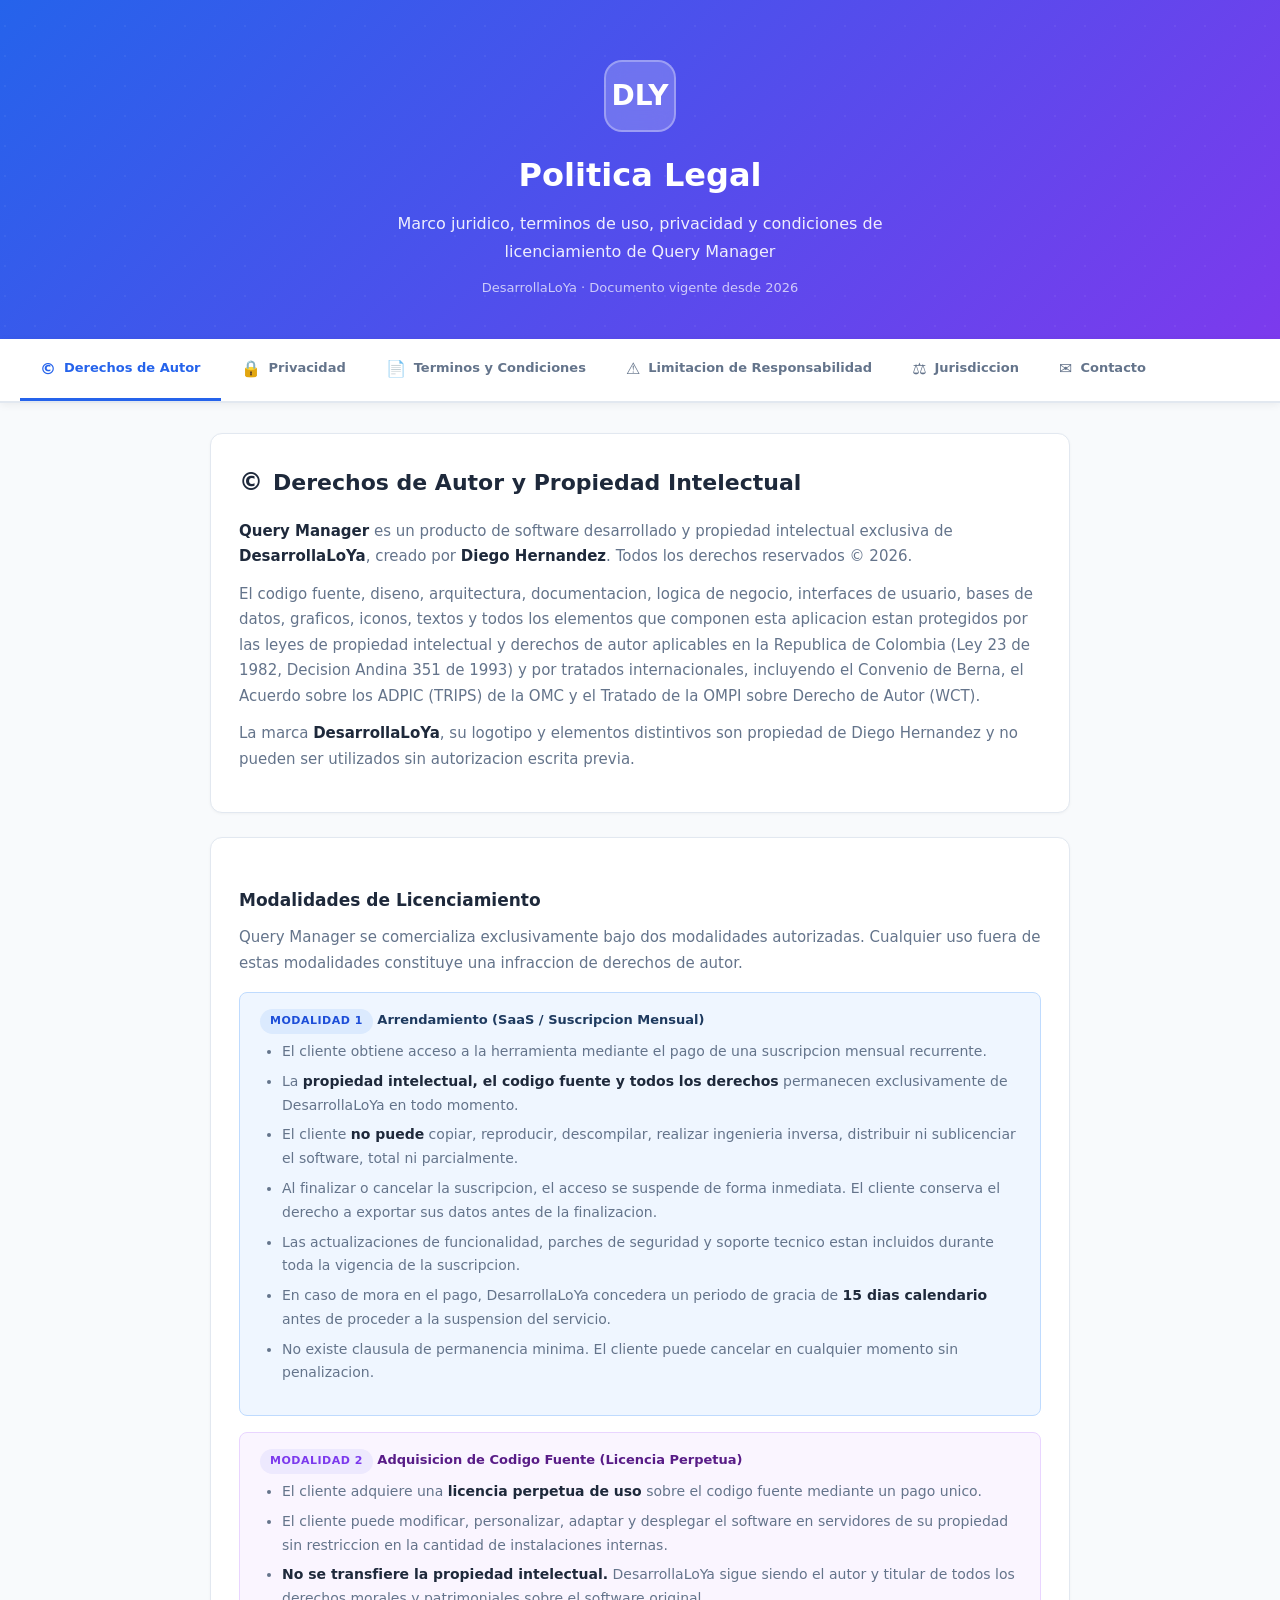
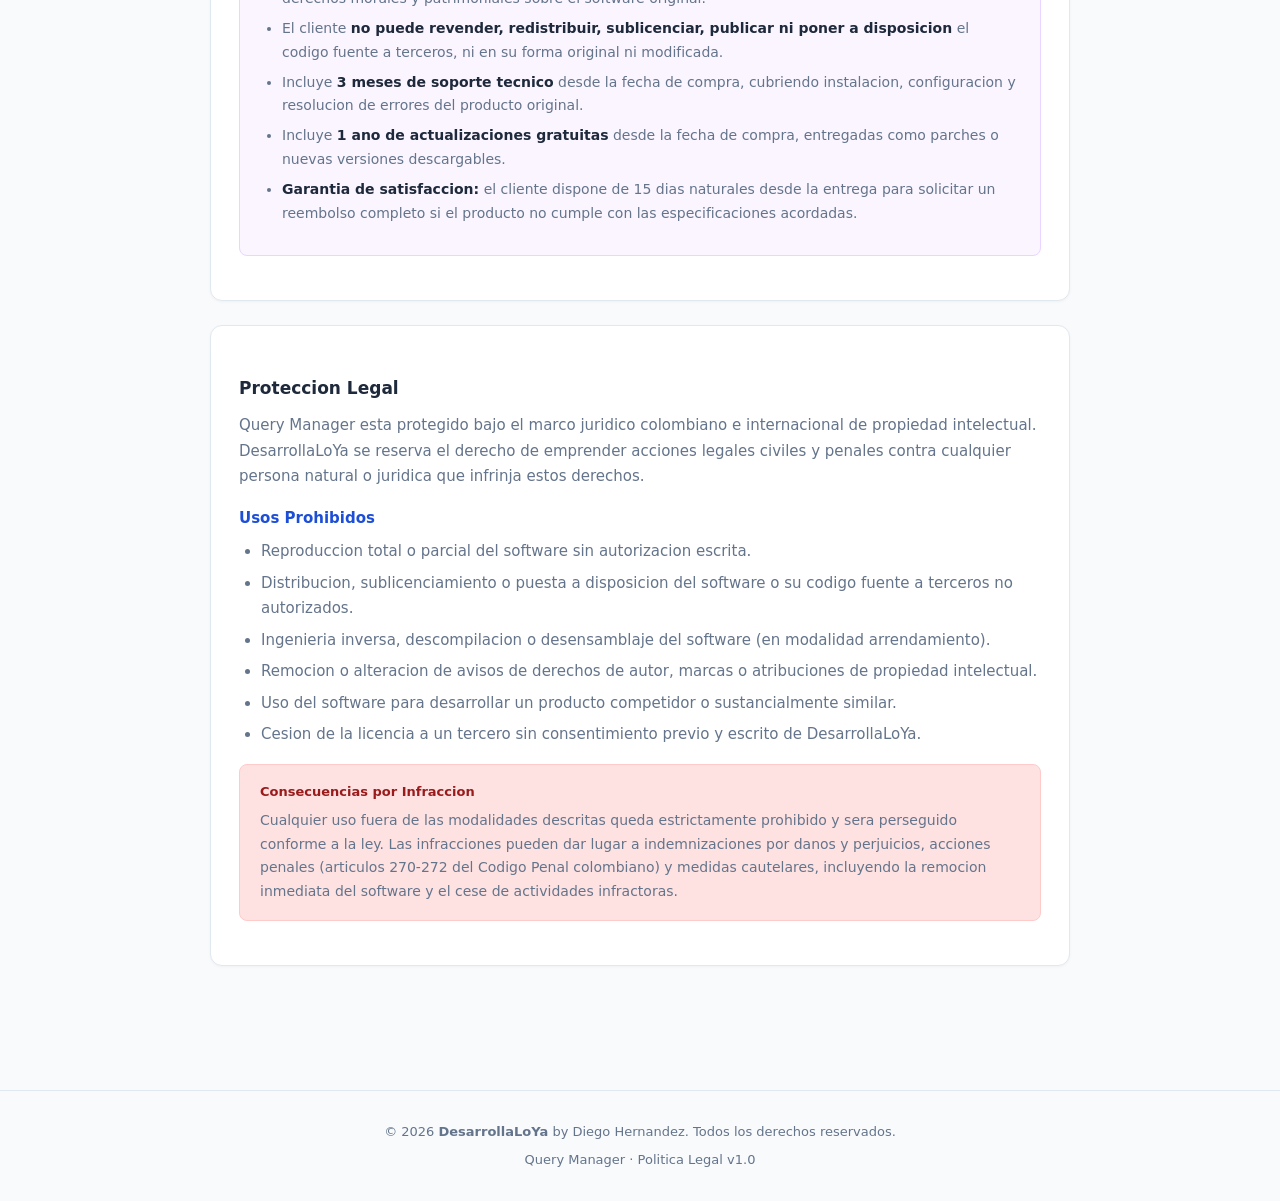
<file: docs/politica-legal.html>
<!DOCTYPE html>
<html lang="es">
<head>
    <meta charset="UTF-8">
    <meta name="viewport" content="width=device-width, initial-scale=1.0">
    <title>[NOMBRE_PRODUCTO] - Politica Legal | DesarrollaLoYa</title>
    <style>
        :root {
            --primary: #2563eb;
            --primary-dark: #1d4ed8;
            --primary-light: #dbeafe;
            --bg: #f8fafc;
            --bg-card: #ffffff;
            --text: #1e293b;
            --text-light: #64748b;
            --border: #e2e8f0;
            --success: #16a34a;
            --success-bg: #dcfce7;
            --warning: #d97706;
            --warning-bg: #fef3c7;
            --danger: #dc2626;
            --danger-bg: #fee2e2;
            --info: #0891b2;
            --info-bg: #cffafe;
            --accent: #7c3aed;
            --accent-bg: #ede9fe;
        }

        * { margin: 0; padding: 0; box-sizing: border-box; }

        body {
            font-family: 'Segoe UI', system-ui, -apple-system, sans-serif;
            background: var(--bg);
            color: var(--text);
            line-height: 1.7;
            font-size: 15px;
        }

        .hero {
            background: linear-gradient(135deg, var(--primary) 0%, #7c3aed 100%);
            color: white;
            padding: 60px 20px 40px;
            text-align: center;
            position: relative;
            overflow: hidden;
        }
        .hero::before {
            content: '';
            position: absolute;
            top: -50%;
            left: -50%;
            width: 200%;
            height: 200%;
            background: radial-gradient(circle, rgba(255,255,255,0.05) 1px, transparent 1px);
            background-size: 30px 30px;
        }
        .hero-logo {
            width: 72px;
            height: 72px;
            background: rgba(255,255,255,0.2);
            border-radius: 18px;
            display: flex;
            align-items: center;
            justify-content: center;
            font-size: 28px;
            font-weight: 800;
            margin: 0 auto 16px;
            backdrop-filter: blur(10px);
            border: 2px solid rgba(255,255,255,0.3);
        }
        .hero h1 { font-size: 32px; font-weight: 700; margin-bottom: 8px; position: relative; }
        .hero p { font-size: 16px; opacity: 0.9; position: relative; max-width: 600px; margin: 0 auto; }
        .hero .brand { font-size: 13px; opacity: 0.7; margin-top: 12px; position: relative; }

        .nav-tabs {
            background: var(--bg-card);
            border-bottom: 2px solid var(--border);
            padding: 0 20px;
            display: flex;
            gap: 0;
            overflow-x: auto;
            position: sticky;
            top: 0;
            z-index: 100;
            box-shadow: 0 2px 8px rgba(0,0,0,0.06);
        }
        .nav-tab {
            padding: 16px 20px;
            cursor: pointer;
            font-weight: 600;
            font-size: 13px;
            color: var(--text-light);
            border-bottom: 3px solid transparent;
            transition: all 0.2s;
            white-space: nowrap;
            display: flex;
            align-items: center;
            gap: 8px;
        }
        .nav-tab:hover { color: var(--primary); background: var(--primary-light); }
        .nav-tab.active { color: var(--primary); border-bottom-color: var(--primary); }
        .nav-tab .tab-icon { font-size: 16px; }

        .container { max-width: 900px; margin: 0 auto; padding: 30px 20px 60px; }
        .section { display: none; }
        .section.active { display: block; }

        .card {
            background: var(--bg-card);
            border-radius: 12px;
            border: 1px solid var(--border);
            padding: 28px;
            margin-bottom: 24px;
            box-shadow: 0 1px 3px rgba(0,0,0,0.04);
        }
        .card h2 {
            font-size: 22px;
            margin-bottom: 16px;
            color: var(--text);
            display: flex;
            align-items: center;
            gap: 10px;
        }
        .card h2 .icon { font-size: 24px; }
        .card h3 { font-size: 17px; margin: 20px 0 10px; color: var(--text); }
        .card h4 { font-size: 15px; margin: 16px 0 8px; color: var(--primary-dark); }
        .card p { margin-bottom: 12px; color: var(--text-light); }
        .card ul, .card ol { margin: 0 0 14px; padding-left: 22px; color: var(--text-light); }
        .card li { margin-bottom: 6px; }
        .card strong { color: var(--text); }

        .callout {
            border-radius: 8px;
            padding: 16px 20px;
            margin: 16px 0;
            font-size: 14px;
            line-height: 1.7;
        }
        .callout-blue { background: #eff6ff; border: 1px solid #bfdbfe; color: #1e3a5f; }
        .callout-green { background: #f0fdf4; border: 1px solid #bbf7d0; color: #14532d; }
        .callout-purple { background: #faf5ff; border: 1px solid #e9d5ff; color: #581c87; }
        .callout-amber { background: var(--warning-bg); border: 1px solid #fde68a; color: #92400e; }
        .callout-red { background: var(--danger-bg); border: 1px solid #fecaca; color: #991b1b; }
        .callout-title { font-weight: 700; margin-bottom: 6px; font-size: 13px; }

        .badge {
            display: inline-block;
            padding: 3px 10px;
            border-radius: 20px;
            font-size: 11px;
            font-weight: 700;
            text-transform: uppercase;
            letter-spacing: 0.5px;
        }
        .badge-blue { background: var(--primary-light); color: var(--primary-dark); }
        .badge-purple { background: var(--accent-bg); color: var(--accent); }

        .contact-grid {
            display: grid;
            grid-template-columns: repeat(auto-fit, minmax(250px, 1fr));
            gap: 16px;
            margin-top: 16px;
        }
        .contact-item {
            background: var(--bg);
            border: 1px solid var(--border);
            border-radius: 10px;
            padding: 20px;
            text-align: center;
        }
        .contact-item .label { font-size: 12px; color: var(--text-light); margin-bottom: 4px; }
        .contact-item .value { font-size: 15px; font-weight: 600; color: var(--text); }
        .contact-item a { color: var(--primary); text-decoration: none; }
        .contact-item a:hover { text-decoration: underline; }

        .footer {
            text-align: center;
            padding: 30px 20px;
            font-size: 13px;
            color: var(--text-light);
            border-top: 1px solid var(--border);
            margin-top: 40px;
        }

        @media (max-width: 768px) {
            .hero { padding: 40px 16px 30px; }
            .hero h1 { font-size: 24px; }
            .nav-tab { padding: 12px 14px; font-size: 12px; }
            .card { padding: 20px; }
            .container { padding: 20px 16px 40px; }
        }
    </style>
</head>
<body>

<!-- ===================== HERO ===================== -->
<div class="hero">
    <div class="hero-logo">DLY</div>
    <h1>Politica Legal</h1>
    <p>Marco juridico, terminos de uso, privacidad y condiciones de licenciamiento de Query Manager</p>
    <div class="brand">DesarrollaLoYa &middot; Documento vigente desde 2026</div>
</div>

<!-- ===================== TABS ===================== -->
<div class="nav-tabs">
    <div class="nav-tab active" onclick="showTab('derechos')">
        <span class="tab-icon">&copy;</span> Derechos de Autor
    </div>
    <div class="nav-tab" onclick="showTab('privacidad')">
        <span class="tab-icon">&#128274;</span> Privacidad
    </div>
    <div class="nav-tab" onclick="showTab('terminos')">
        <span class="tab-icon">&#128196;</span> Terminos y Condiciones
    </div>
    <div class="nav-tab" onclick="showTab('responsabilidad')">
        <span class="tab-icon">&#9888;</span> Limitacion de Responsabilidad
    </div>
    <div class="nav-tab" onclick="showTab('jurisdiccion')">
        <span class="tab-icon">&#9878;</span> Jurisdiccion
    </div>
    <div class="nav-tab" onclick="showTab('contacto')">
        <span class="tab-icon">&#9993;</span> Contacto
    </div>
</div>

<!-- ===================== CONTENT ===================== -->
<div class="container">

    <!-- ========== TAB 1: DERECHOS DE AUTOR ========== -->
    <div id="derechos" class="section active">
        <div class="card">
            <h2><span class="icon">&copy;</span> Derechos de Autor y Propiedad Intelectual</h2>
            <p>
                <strong>Query Manager</strong> es un producto de software desarrollado y propiedad intelectual exclusiva de
                <strong>DesarrollaLoYa</strong>, creado por <strong>Diego Hernandez</strong>.
                Todos los derechos reservados &copy; 2026.
            </p>
            <p>
                El codigo fuente, diseno, arquitectura, documentacion, logica de negocio, interfaces de usuario,
                bases de datos, graficos, iconos, textos y todos los elementos que componen esta aplicacion
                estan protegidos por las leyes de propiedad intelectual y derechos de autor aplicables en la
                Republica de Colombia (Ley 23 de 1982, Decision Andina 351 de 1993) y por tratados internacionales,
                incluyendo el Convenio de Berna, el Acuerdo sobre los ADPIC (TRIPS) de la OMC y el Tratado de la OMPI
                sobre Derecho de Autor (WCT).
            </p>
            <p>
                La marca <strong>DesarrollaLoYa</strong>, su logotipo y elementos distintivos son propiedad de Diego Hernandez
                y no pueden ser utilizados sin autorizacion escrita previa.
            </p>
        </div>

        <div class="card">
            <h3>Modalidades de Licenciamiento</h3>
            <p>Query Manager se comercializa exclusivamente bajo dos modalidades autorizadas. Cualquier uso fuera de estas modalidades constituye una infraccion de derechos de autor.</p>

            <div class="callout callout-blue">
                <div class="callout-title"><span class="badge badge-blue">Modalidad 1</span> Arrendamiento (SaaS / Suscripcion Mensual)</div>
                <ul>
                    <li>El cliente obtiene acceso a la herramienta mediante el pago de una suscripcion mensual recurrente.</li>
                    <li>La <strong>propiedad intelectual, el codigo fuente y todos los derechos</strong> permanecen exclusivamente de DesarrollaLoYa en todo momento.</li>
                    <li>El cliente <strong>no puede</strong> copiar, reproducir, descompilar, realizar ingenieria inversa, distribuir ni sublicenciar el software, total ni parcialmente.</li>
                    <li>Al finalizar o cancelar la suscripcion, el acceso se suspende de forma inmediata. El cliente conserva el derecho a exportar sus datos antes de la finalizacion.</li>
                    <li>Las actualizaciones de funcionalidad, parches de seguridad y soporte tecnico estan incluidos durante toda la vigencia de la suscripcion.</li>
                    <li>En caso de mora en el pago, DesarrollaLoYa concedera un periodo de gracia de <strong>15 dias calendario</strong> antes de proceder a la suspension del servicio.</li>
                    <li>No existe clausula de permanencia minima. El cliente puede cancelar en cualquier momento sin penalizacion.</li>
                </ul>
            </div>

            <div class="callout callout-purple">
                <div class="callout-title"><span class="badge badge-purple">Modalidad 2</span> Adquisicion de Codigo Fuente (Licencia Perpetua)</div>
                <ul>
                    <li>El cliente adquiere una <strong>licencia perpetua de uso</strong> sobre el codigo fuente mediante un pago unico.</li>
                    <li>El cliente puede modificar, personalizar, adaptar y desplegar el software en servidores de su propiedad sin restriccion en la cantidad de instalaciones internas.</li>
                    <li><strong>No se transfiere la propiedad intelectual.</strong> DesarrollaLoYa sigue siendo el autor y titular de todos los derechos morales y patrimoniales sobre el software original.</li>
                    <li>El cliente <strong>no puede revender, redistribuir, sublicenciar, publicar ni poner a disposicion</strong> el codigo fuente a terceros, ni en su forma original ni modificada.</li>
                    <li>Incluye <strong>3 meses de soporte tecnico</strong> desde la fecha de compra, cubriendo instalacion, configuracion y resolucion de errores del producto original.</li>
                    <li>Incluye <strong>1 ano de actualizaciones gratuitas</strong> desde la fecha de compra, entregadas como parches o nuevas versiones descargables.</li>
                    <li><strong>Garantia de satisfaccion:</strong> el cliente dispone de 15 dias naturales desde la entrega para solicitar un reembolso completo si el producto no cumple con las especificaciones acordadas.</li>
                </ul>
            </div>
        </div>

        <div class="card">
            <h3>Proteccion Legal</h3>
            <p>
                Query Manager esta protegido bajo el marco juridico colombiano e internacional de propiedad intelectual.
                DesarrollaLoYa se reserva el derecho de emprender acciones legales civiles y penales contra cualquier
                persona natural o juridica que infrinja estos derechos.
            </p>
            <h4>Usos Prohibidos</h4>
            <ul>
                <li>Reproduccion total o parcial del software sin autorizacion escrita.</li>
                <li>Distribucion, sublicenciamiento o puesta a disposicion del software o su codigo fuente a terceros no autorizados.</li>
                <li>Ingenieria inversa, descompilacion o desensamblaje del software (en modalidad arrendamiento).</li>
                <li>Remocion o alteracion de avisos de derechos de autor, marcas o atribuciones de propiedad intelectual.</li>
                <li>Uso del software para desarrollar un producto competidor o sustancialmente similar.</li>
                <li>Cesion de la licencia a un tercero sin consentimiento previo y escrito de DesarrollaLoYa.</li>
            </ul>
            <div class="callout callout-red">
                <div class="callout-title">Consecuencias por Infraccion</div>
                <p style="margin:0;">
                    Cualquier uso fuera de las modalidades descritas queda estrictamente prohibido y sera perseguido
                    conforme a la ley. Las infracciones pueden dar lugar a indemnizaciones por danos y perjuicios,
                    acciones penales (articulos 270-272 del Codigo Penal colombiano) y medidas cautelares,
                    incluyendo la remocion inmediata del software y el cese de actividades infractoras.
                </p>
            </div>
        </div>
    </div>

    <!-- ========== TAB 2: PRIVACIDAD ========== -->
    <div id="privacidad" class="section">
        <div class="card">
            <h2><span class="icon">&#128274;</span> Politica de Privacidad y Tratamiento de Datos</h2>
            <p>
                La presente politica describe el tratamiento que <strong>Query Manager</strong> realiza sobre los datos
                personales y la informacion sensible que gestiona, en cumplimiento de la Ley Estatutaria 1581 de 2012
                (Regimen General de Proteccion de Datos Personales de Colombia), el Decreto 1377 de 2013, y demas
                normatividad vigente aplicable.
            </p>

            <h3>Datos Recopilados</h3>
            <p>Query Manager recopila y almacena la siguiente informacion exclusivamente para su funcionamiento operativo:</p>
            <ul>
                <li><strong>Credenciales de usuario:</strong> nombre de usuario y contrasena protegida mediante hash bcrypt con factor de costo adaptativo. La contrasena <strong>nunca</strong> se almacena en texto plano ni en formato reversible.</li>
                <li><strong>Credenciales de conexion a bases de datos:</strong> host, puerto, usuario y contrasena de las bases de datos configuradas, encriptados con <strong>AES-256-CBC</strong> utilizando claves unicas por instalacion.</li>
                <li><strong>Registro de auditoria:</strong> consultas SQL ejecutadas, fecha y hora de ejecucion (con zona horaria), direccion IP del usuario, tiempo de ejecucion de la consulta, resultado (exitoso/fallido), numero de filas afectadas y conexion utilizada.</li>
                <li><strong>Datos de sesion:</strong> informacion temporal almacenada del lado del servidor (server-side sessions) para mantener la autenticacion y las preferencias del usuario durante su sesion activa.</li>
            </ul>
        </div>

        <div class="card">
            <h3>Compromisos de Privacidad</h3>
            <div class="callout callout-green">
                <div class="callout-title">Garantias de DesarrollaLoYa</div>
                <ul>
                    <li>Toda la informacion se almacena <strong>localmente</strong> en el servidor donde esta instalada la aplicacion. No se utiliza almacenamiento en la nube de terceros.</li>
                    <li><strong>No se transmite, comparte ni vende informacion a terceros</strong> ni a servidores externos bajo ninguna circunstancia.</li>
                    <li>La aplicacion <strong>no utiliza</strong> cookies de rastreo, herramientas de analitica de terceros (Google Analytics, Mixpanel, etc.) ni servicios de telemetria.</li>
                    <li>No se recopilan datos con fines publicitarios, de perfilamiento ni de comercializacion.</li>
                    <li>Las contrasenas de usuario se almacenan con hashing unidireccional (bcrypt) y las credenciales de bases de datos se cifran con AES-256-CBC.</li>
                </ul>
            </div>

            <h3>Diferencias por Modalidad</h3>
            <h4>Modalidad Arrendamiento (SaaS)</h4>
            <ul>
                <li>DesarrollaLoYa puede acceder al servidor <strong>unicamente</strong> para tareas de soporte tecnico, mantenimiento correctivo o aplicacion de actualizaciones.</li>
                <li>Todo acceso requiere <strong>autorizacion previa y expresa</strong> del cliente, salvo en situaciones criticas de seguridad que requieran intervencion inmediata.</li>
                <li>Se mantendra un registro de los accesos realizados por el equipo de soporte, disponible para consulta del cliente.</li>
                <li>DesarrollaLoYa se compromete a no acceder, leer ni extraer datos de negocio del cliente almacenados en sus bases de datos.</li>
            </ul>

            <h4>Modalidad Codigo Fuente</h4>
            <ul>
                <li>El cliente es el <strong>unico responsable</strong> de la infraestructura, la seguridad del servidor, los datos almacenados y el cumplimiento de las regulaciones de proteccion de datos aplicables en su jurisdiccion.</li>
                <li>DesarrollaLoYa no tiene acceso a la instalacion del cliente y no asume responsabilidad sobre la gestion de datos que el cliente realice.</li>
                <li>Se recomienda que el cliente implemente sus propias politicas de privacidad, respaldo y gestion de datos conforme a la normativa local.</li>
            </ul>
        </div>

        <div class="card">
            <h3>Retencion y Eliminacion de Datos</h3>
            <ul>
                <li>Los registros de auditoria se conservan de acuerdo con la configuracion del administrador del sistema. Se recomienda un periodo minimo de 6 meses y maximo de 5 anos, segun las necesidades regulatorias del cliente.</li>
                <li>Los datos de sesion se eliminan automaticamente al cerrar la sesion o tras el periodo de inactividad configurado.</li>
                <li>Al finalizar la relacion comercial (en cualquier modalidad), el cliente puede solicitar la eliminacion completa de todos sus datos. En modalidad arrendamiento, DesarrollaLoYa ejecutara la eliminacion dentro de los 30 dias siguientes a la solicitud.</li>
                <li>El titular de los datos personales puede ejercer sus derechos de acceso, rectificacion, cancelacion y oposicion (derechos ARCO) contactando a DesarrollaLoYa a traves de los canales indicados en la seccion de Contacto.</li>
            </ul>

            <div class="callout callout-purple">
                <div class="callout-title">Referencia Legal</div>
                <p style="margin:0;">
                    Esta politica se rige por la <strong>Ley 1581 de 2012</strong> (Colombia), el <strong>Decreto 1377 de 2013</strong>,
                    y las disposiciones de la Superintendencia de Industria y Comercio (SIC) como autoridad de proteccion de datos.
                    Para clientes internacionales, aplican adicionalmente las regulaciones locales de proteccion de datos
                    (GDPR en Europa, LGPD en Brasil, CCPA en California, entre otras).
                </p>
            </div>
        </div>
    </div>

    <!-- ========== TAB 3: TERMINOS Y CONDICIONES ========== -->
    <div id="terminos" class="section">
        <div class="card">
            <h2><span class="icon">&#128196;</span> Terminos y Condiciones de Uso</h2>
            <p>
                Al utilizar <strong>Query Manager</strong>, en cualquiera de sus modalidades,
                el usuario y/o cliente declara conocer, entender y aceptar integramente los siguientes terminos
                y condiciones. El uso continuado del software constituye aceptacion tacita de los mismos.
            </p>

            <h3>Condiciones Generales (Ambas Modalidades)</h3>
            <ul>
                <li>La herramienta ejecuta consultas SQL directamente contra bases de datos reales en entornos de produccion, desarrollo o pruebas. <strong>El usuario es el unico responsable</strong> de las consultas que ejecuta y de todas las consecuencias derivadas de las mismas.</li>
                <li>DesarrollaLoYa no se hace responsable por perdida de datos, corrupcion de informacion, danos a la infraestructura, interrupciones del servicio o perjuicios de cualquier naturaleza derivados del uso inadecuado, negligente o malintencionado de la herramienta.</li>
                <li>El acceso al sistema esta sujeto a las credenciales proporcionadas por el administrador. Cada usuario es responsable de la confidencialidad de sus credenciales.</li>
                <li>El registro de auditoria es un mecanismo de trazabilidad y puede ser utilizado por el administrador para supervision, cumplimiento normativo, resolucion de incidentes y procedimientos disciplinarios o legales.</li>
                <li>El usuario se compromete a no utilizar la herramienta para actividades ilicitas, accesos no autorizados o cualquier accion que vulnere la seguridad de los sistemas o los datos de terceros.</li>
                <li>DesarrollaLoYa se reserva el derecho de modificar estos terminos. Las modificaciones se notificaran con al menos 15 dias de antelacion a traves de los canales de comunicacion acordados.</li>
            </ul>
        </div>

        <div class="card">
            <h3>Terminos Especificos: Modalidad Arrendamiento</h3>
            <div class="callout callout-blue">
                <div class="callout-title">Pago y Facturacion</div>
                <ul>
                    <li>El valor de la suscripcion mensual se acuerda al momento de la contratacion y puede ser revisado anualmente con previo aviso de 30 dias.</li>
                    <li>El pago debe realizarse dentro de los primeros 5 dias de cada periodo de facturacion.</li>
                    <li>Se aceptan los medios de pago acordados entre las partes (transferencia bancaria, pasarela de pagos, etc.).</li>
                </ul>
            </div>

            <h4>Suspension y Reactivacion</h4>
            <ul>
                <li>En caso de mora, se concedera un periodo de gracia de <strong>15 dias calendario</strong>.</li>
                <li>Transcurrido el periodo de gracia sin recibir el pago, DesarrollaLoYa procedera a suspender el acceso al servicio.</li>
                <li>La reactivacion del servicio requiere el pago de los saldos pendientes. Los datos del cliente se conservaran durante 60 dias posteriores a la suspension.</li>
                <li>Transcurridos 60 dias desde la suspension sin reactivacion, DesarrollaLoYa podra eliminar los datos de la instalacion.</li>
            </ul>

            <h4>Actualizaciones y Mantenimiento</h4>
            <ul>
                <li>Las actualizaciones de funcionalidad y parches de seguridad se aplican de forma automatica o programada durante la vigencia de la suscripcion.</li>
                <li>DesarrollaLoYa notificara con antelacion razonable cualquier mantenimiento que pueda afectar la disponibilidad del servicio.</li>
            </ul>

            <h4>Cancelacion y Exportacion de Datos</h4>
            <ul>
                <li>El cliente puede cancelar la suscripcion en cualquier momento. No existen clausulas de permanencia minima ni penalizaciones por cancelacion anticipada.</li>
                <li>Al cancelar, el cliente dispone de <strong>15 dias calendario</strong> para exportar sus datos (configuraciones, registros de auditoria, conexiones). DesarrollaLoYa proporcionara asistencia para la exportacion si es requerida.</li>
                <li>Una vez finalizado el periodo de exportacion, el acceso se suspende de forma definitiva.</li>
            </ul>
        </div>

        <div class="card">
            <h3>Terminos Especificos: Modalidad Codigo Fuente</h3>
            <div class="callout callout-purple">
                <div class="callout-title">Alcance de la Licencia Perpetua</div>
                <ul>
                    <li>La licencia es perpetua e irrevocable (excepto por incumplimiento). Autoriza el uso ilimitado en servidores propios del cliente.</li>
                    <li>El cliente puede modificar, adaptar y personalizar el codigo fuente para sus necesidades internas sin restriccion.</li>
                    <li>Las modificaciones realizadas por el cliente son de su propiedad, pero el software base subyacente sigue siendo propiedad intelectual de DesarrollaLoYa.</li>
                </ul>
            </div>

            <h4>Restricciones de Redistribucion</h4>
            <ul>
                <li>Queda terminantemente prohibido revender, redistribuir, sublicenciar, publicar en repositorios publicos o poner a disposicion el codigo fuente, tanto en su forma original como modificada.</li>
                <li>El cliente puede compartir el software dentro de su organizacion para uso interno, pero no con empresas afiliadas, subsidiarias o terceros sin autorizacion escrita.</li>
            </ul>

            <h4>Soporte Tecnico y Actualizaciones</h4>
            <ul>
                <li>El soporte tecnico incluido (3 meses) cubre: instalacion, configuracion inicial, resolucion de errores del producto original y orientacion tecnica general.</li>
                <li>Las modificaciones, personalizaciones o integraciones realizadas por el cliente quedan <strong>fuera del alcance</strong> del soporte tecnico incluido.</li>
                <li>Las actualizaciones gratuitas (1 ano) se entregan como parches o nuevas versiones descargables. El cliente es responsable de aplicarlas en su entorno.</li>
                <li>Transcurrido el periodo de soporte o actualizaciones, el cliente puede contratar extensiones por periodos adicionales.</li>
            </ul>

            <h4>Garantia de Satisfaccion</h4>
            <ul>
                <li>El cliente dispone de <strong>15 dias naturales</strong> desde la fecha de entrega para evaluar el producto.</li>
                <li>Si el producto no cumple con las especificaciones documentadas o las expectativas razonables acordadas previamente, el cliente puede solicitar un <strong>reembolso completo</strong>.</li>
                <li>Para ejercer la garantia, el cliente debe desinstalar y eliminar todas las copias del software y certificar por escrito dicha eliminacion.</li>
            </ul>
        </div>

        <div class="card">
            <h3>Responsabilidades del Usuario</h3>
            <div class="callout callout-amber">
                <div class="callout-title">Advertencia Importante</div>
                <p style="margin:0;">
                    Query Manager permite la ejecucion de consultas SQL directamente contra bases de datos reales,
                    incluyendo entornos de produccion. Las operaciones ejecutadas (INSERT, UPDATE, DELETE, DROP, TRUNCATE, etc.)
                    pueden causar modificaciones irreversibles en los datos. El usuario debe actuar con la maxima diligencia
                    y verificar cada consulta antes de ejecutarla.
                </p>
            </div>
            <ul>
                <li>Verificar las consultas SQL antes de ejecutarlas, especialmente operaciones de escritura o eliminacion.</li>
                <li>Mantener copias de seguridad actualizadas de las bases de datos antes de realizar operaciones criticas.</li>
                <li>No compartir credenciales de acceso con personas no autorizadas.</li>
                <li>Reportar cualquier vulnerabilidad de seguridad detectada a DesarrollaLoYa de forma responsable.</li>
                <li>Cumplir con las politicas internas de su organizacion y la normativa aplicable al utilizar la herramienta.</li>
            </ul>
        </div>
    </div>

    <!-- ========== TAB 4: LIMITACION DE RESPONSABILIDAD ========== -->
    <div id="responsabilidad" class="section">
        <div class="card">
            <h2><span class="icon">&#9888;</span> Limitacion de Responsabilidad</h2>

            <h3>Clausula "Tal Cual" (As Is)</h3>
            <p>
                <strong>Query Manager</strong> se proporciona "tal cual" (<em>as is</em>) y "segun disponibilidad"
                (<em>as available</em>). En la maxima medida permitida por la legislacion aplicable, DesarrollaLoYa
                renuncia expresamente a todas las garantias, ya sean explicitas, implicitas, legales o de cualquier
                otra naturaleza, incluyendo, sin limitacion, garantias implicitas de comerciabilidad, idoneidad para
                un proposito particular, titulo y no infraccion.
            </p>
            <p>
                DesarrollaLoYa no garantiza que:
            </p>
            <ul>
                <li>El software este libre de errores, defectos o vulnerabilidades de seguridad.</li>
                <li>El software funcione de forma ininterrumpida, oportuna, segura o libre de fallas.</li>
                <li>Los resultados obtenidos mediante el uso del software sean precisos, confiables o completos.</li>
                <li>El software sea compatible con todos los entornos, sistemas operativos o versiones de bases de datos.</li>
            </ul>

            <h3>Limite de Responsabilidad Economica</h3>
            <div class="callout callout-red">
                <div class="callout-title">Limite Maximo</div>
                <p style="margin:0;">
                    La responsabilidad total y acumulada de DesarrollaLoYa frente al cliente, derivada de o relacionada con
                    el uso del software, ya sea por responsabilidad contractual, extracontractual (incluyendo negligencia),
                    responsabilidad objetiva o cualquier otra teoria legal, <strong>se limita al monto total efectivamente
                    pagado por el cliente a DesarrollaLoYa durante los 12 meses inmediatamente anteriores</strong> al evento
                    que dio origen a la reclamacion.
                </p>
            </div>

            <h3>Exclusion de Danos Indirectos</h3>
            <p>En ningun caso DesarrollaLoYa sera responsable por:</p>
            <ul>
                <li>Danos indirectos, incidentales, especiales, punitivos o consecuentes de cualquier tipo.</li>
                <li>Perdida de datos, corrupcion de bases de datos o perdida de informacion almacenada.</li>
                <li>Lucro cesante, perdida de ingresos, perdida de oportunidades de negocio o perdida de beneficios esperados.</li>
                <li>Interrupcion de actividades comerciales o perdida de clientela.</li>
                <li>Costos de adquisicion de bienes o servicios sustitutos.</li>
                <li>Danos derivados del acceso no autorizado, alteracion o destruccion de datos por parte de terceros.</li>
            </ul>
            <p>
                Estas exclusiones aplican aun cuando DesarrollaLoYa haya sido informada de la posibilidad de tales danos
                y aun cuando un remedio limitado no cumpla con su proposito esencial.
            </p>

            <h3>Reconocimiento de Riesgos</h3>
            <div class="callout callout-amber">
                <div class="callout-title">Aceptacion del Usuario</div>
                <p style="margin:0;">
                    El usuario reconoce y acepta que Query Manager permite el acceso directo a bases de datos en produccion
                    y que las operaciones ejecutadas a traves de la herramienta pueden tener consecuencias irreversibles sobre
                    los datos. El usuario asume toda la responsabilidad por las operaciones realizadas y exime a DesarrollaLoYa
                    de cualquier responsabilidad derivada de errores humanos, consultas mal formuladas o uso negligente
                    de la herramienta.
                </p>
            </div>
        </div>
    </div>

    <!-- ========== TAB 5: JURISDICCION ========== -->
    <div id="jurisdiccion" class="section">
        <div class="card">
            <h2><span class="icon">&#9878;</span> Jurisdiccion y Ley Aplicable</h2>

            <h3>Legislacion Aplicable</h3>
            <p>
                Los presentes terminos, condiciones y politicas se rigen e interpretan de conformidad con las leyes
                de la <strong>Republica de Colombia</strong>, incluyendo pero no limitado a:
            </p>
            <ul>
                <li><strong>Ley 23 de 1982</strong> - Derechos de autor.</li>
                <li><strong>Ley 44 de 1993</strong> - Modificaciones a la Ley 23 de 1982.</li>
                <li><strong>Decision Andina 351 de 1993</strong> - Regimen comun sobre derecho de autor y derechos conexos.</li>
                <li><strong>Ley 1581 de 2012</strong> - Proteccion de datos personales.</li>
                <li><strong>Decreto 1377 de 2013</strong> - Reglamentacion de la Ley 1581.</li>
                <li><strong>Ley 527 de 1999</strong> - Comercio electronico y firmas digitales.</li>
                <li><strong>Codigo Civil Colombiano</strong> y <strong>Codigo de Comercio</strong> - En lo pertinente a obligaciones contractuales.</li>
            </ul>

            <h3>Tribunales Competentes</h3>
            <p>
                Cualquier controversia, disputa o reclamacion derivada de o relacionada con estos terminos, incluyendo
                su existencia, validez, interpretacion, cumplimiento, incumplimiento o terminacion, sera sometida a la
                jurisdiccion exclusiva de los <strong>tribunales competentes de la ciudad de domicilio del titular</strong>
                (DesarrollaLoYa / Diego Hernandez) en la Republica de Colombia.
            </p>

            <h3>Mediacion y Arbitraje</h3>
            <div class="callout callout-green">
                <div class="callout-title">Resolucion Alternativa de Conflictos</div>
                <p style="margin:0 0 8px;">
                    Antes de acudir a la via judicial, las partes se comprometen a intentar resolver cualquier controversia
                    de buena fe mediante los siguientes mecanismos alternativos:
                </p>
                <ol style="margin:0;padding-left:20px;">
                    <li><strong>Negociacion directa:</strong> Las partes dispondran de 30 dias calendario para alcanzar un acuerdo amigable.</li>
                    <li><strong>Mediacion:</strong> Si la negociacion directa no prospera, las partes podran acudir a un mediador profesional certificado, cuyos honorarios seran asumidos por partes iguales.</li>
                    <li><strong>Arbitraje:</strong> Por acuerdo expreso de ambas partes, la controversia podra someterse a arbitraje de conformidad con el reglamento del Centro de Arbitraje y Conciliacion de la Camara de Comercio correspondiente. El laudo arbitral sera definitivo y vinculante.</li>
                </ol>
            </div>

            <h3>Clientes Internacionales</h3>
            <p>
                Para clientes ubicados fuera de la Republica de Colombia, se aplicaran adicionalmente las regulaciones
                locales de proteccion de datos y derechos del consumidor vigentes en la jurisdiccion del cliente,
                en la medida en que sean de obligatorio cumplimiento. En particular:
            </p>
            <ul>
                <li><strong>Union Europea:</strong> Se respetaran las disposiciones del Reglamento General de Proteccion de Datos (GDPR - Reglamento UE 2016/679).</li>
                <li><strong>Brasil:</strong> Se aplicara la Lei Geral de Protecao de Dados (LGPD - Ley 13.709/2018).</li>
                <li><strong>Mexico:</strong> Se observara la Ley Federal de Proteccion de Datos Personales en Posesion de los Particulares.</li>
                <li><strong>Estados Unidos:</strong> Segun el estado, podran aplicar regulaciones como CCPA (California), VCDPA (Virginia), entre otras.</li>
            </ul>
            <p>
                En caso de conflicto entre la legislacion colombiana y la legislacion local del cliente, prevalecera
                aquella que ofrezca mayor proteccion al titular de los datos personales.
            </p>
        </div>
    </div>

    <!-- ========== TAB 6: CONTACTO ========== -->
    <div id="contacto" class="section">
        <div class="card">
            <h2><span class="icon">&#9993;</span> Contacto y Soporte</h2>
            <p>
                Para consultas legales, ejercicio de derechos sobre datos personales, soporte tecnico o cualquier
                asunto relacionado con los presentes terminos, puede contactar a DesarrollaLoYa a traves de los
                siguientes canales:
            </p>

            <div class="contact-grid">
                <div class="contact-item">
                    <div class="label">Empresa</div>
                    <div class="value">DesarrollaLoYa</div>
                </div>
                <div class="contact-item">
                    <div class="label">Titular / Representante Legal</div>
                    <div class="value">Diego Hernandez</div>
                </div>
                <div class="contact-item">
                    <div class="label">Correo Electronico</div>
                    <div class="value"><a href="mailto:comercial@desarrollaloya.com">comercial@desarrollaloya.com</a></div>
                </div>
                <div class="contact-item">
                    <div class="label">WhatsApp</div>
                    <div class="value"><a href="https://wa.me/573012550175" target="_blank" rel="noopener">+57 301 255 0175</a></div>
                </div>
                <div class="contact-item">
                    <div class="label">Sitio Web</div>
                    <div class="value"><a href="https://desarrollaloya.com" target="_blank" rel="noopener">desarrollaloya.com</a></div>
                </div>
                <div class="contact-item">
                    <div class="label">Horario de Atencion</div>
                    <div class="value">Lunes a Viernes, 8:00 - 18:00 (COT)</div>
                </div>
            </div>

            <div class="callout callout-blue" style="margin-top:24px;">
                <div class="callout-title">Tiempos de Respuesta</div>
                <ul>
                    <li><strong>Consultas generales:</strong> hasta 3 dias habiles.</li>
                    <li><strong>Soporte tecnico (suscripcion activa):</strong> hasta 24 horas habiles.</li>
                    <li><strong>Incidentes criticos de seguridad:</strong> hasta 4 horas habiles.</li>
                    <li><strong>Solicitudes de datos personales (derechos ARCO):</strong> hasta 15 dias habiles conforme a la Ley 1581 de 2012.</li>
                </ul>
            </div>
        </div>

        <div class="card">
            <h3>Sobre Este Documento</h3>
            <p>
                Este documento constituye el acuerdo legal completo entre el cliente/usuario y DesarrollaLoYa
                con respecto al uso de Query Manager. Reemplaza y sustituye cualquier acuerdo, comunicacion
                o entendimiento previo, ya sea oral o escrito, relacionado con el mismo objeto.
            </p>
            <p>
                Si alguna disposicion de estos terminos fuera declarada invalida o inaplicable por un tribunal
                competente, las demas disposiciones permanenceran en pleno vigor y efecto.
            </p>
            <p style="font-size:13px;color:var(--text-light);margin-top:16px;">
                <strong>Ultima actualizacion:</strong> Marzo de 2026<br>
                <strong>Version del documento:</strong> 1.0
            </p>
        </div>
    </div>

</div>

<!-- ===================== FOOTER ===================== -->
<div class="footer">
    <p>&copy; 2026 <strong>DesarrollaLoYa</strong> by Diego Hernandez. Todos los derechos reservados.</p>
    <p style="margin-top:6px;">Query Manager &middot; Politica Legal v1.0</p>
</div>

<!-- ===================== SCRIPT ===================== -->
<script>
    function showTab(tabId) {
        document.querySelectorAll('.section').forEach(function(s) { s.classList.remove('active'); });
        document.querySelectorAll('.nav-tab').forEach(function(t) { t.classList.remove('active'); });
        document.getElementById(tabId).classList.add('active');
        var tabs = document.querySelectorAll('.nav-tab');
        var tabMap = ['derechos','privacidad','terminos','responsabilidad','jurisdiccion','contacto'];
        for (var i = 0; i < tabMap.length; i++) {
            if (tabMap[i] === tabId) { tabs[i].classList.add('active'); break; }
        }
        window.scrollTo({ top: 0, behavior: 'smooth' });
    }
</script>

</body>
</html>
</file>
